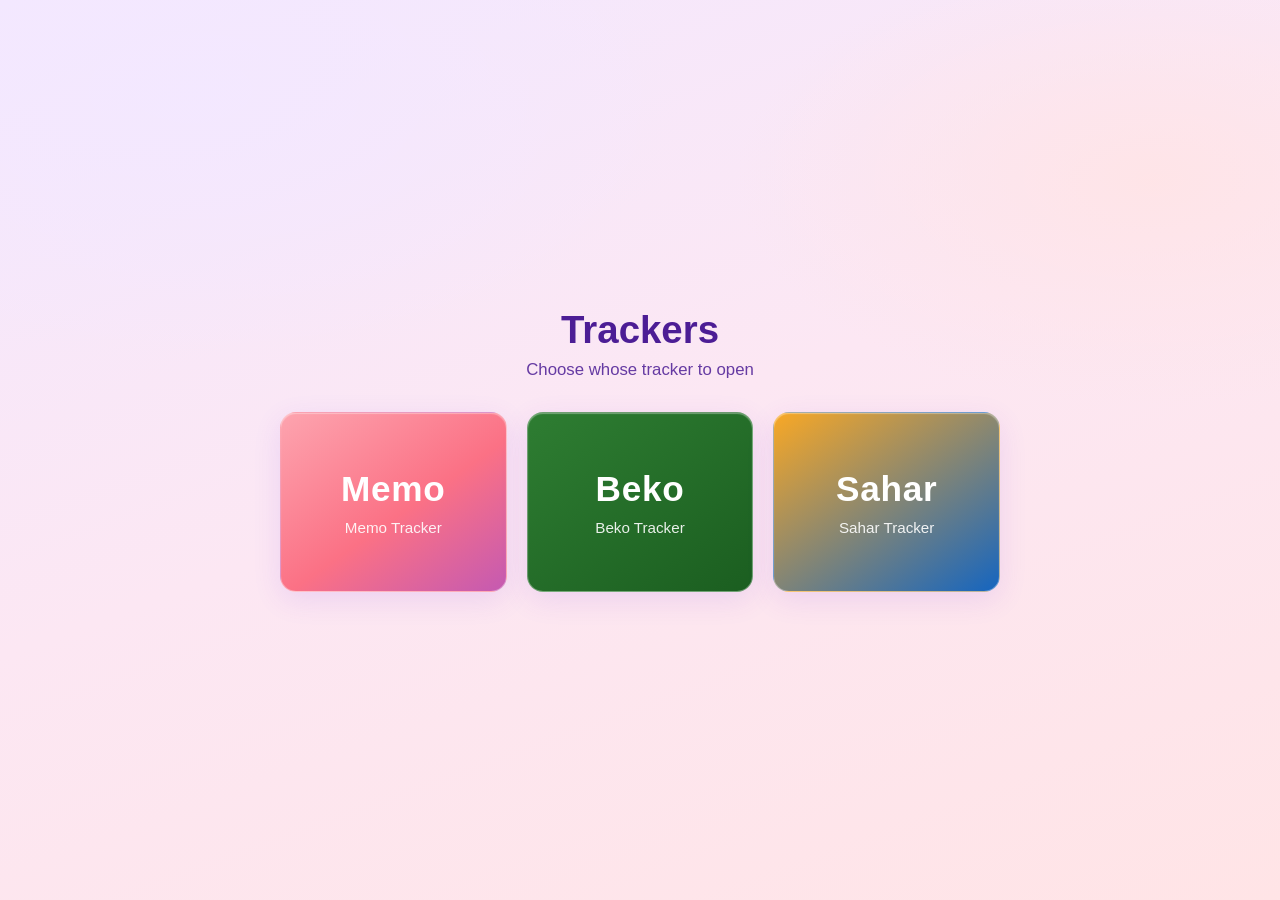
<file: index.html>
<!DOCTYPE html>
<html lang="en" dir="ltr">
<head>
<meta charset="UTF-8">
<meta name="viewport" content="width=device-width, initial-scale=1.0">
<title>Trackers</title>
<meta name="description" content="Choose a habit tracker — Memo, Beko, or Sahar.">
<meta name="theme-color" content="#7C3AED">

<meta property="og:type" content="website">
<meta property="og:site_name" content="Trackers">
<meta property="og:locale" content="en_US">
<meta property="og:title" content="Trackers">
<meta property="og:description" content="Choose a habit tracker — Memo, Beko, or Sahar.">
<meta property="og:url" content="https://ahmedgebaly.github.io/Trackers/">
<meta property="og:image" content="https://ahmedgebaly.github.io/Trackers/og-image.jpg">
<meta property="og:image:alt" content="Trackers">

<meta name="twitter:card" content="summary_large_image">
<meta name="twitter:title" content="Trackers">
<meta name="twitter:description" content="Choose a habit tracker — Memo, Beko, or Sahar.">
<meta name="twitter:image" content="https://ahmedgebaly.github.io/Trackers/og-image.jpg">

<style>
  :root{
    --gold:#e8c46b;
    --green:#1b5e20;
    --green-hover:#2e7d32;
    --pink:#FDA4AF;
    --pink-deep:#fb7185;
    --violet:#7C3AED;
    --violet-soft:#a78bfa;
    --sahar-blue:#1565C0;
    --sahar-blue-deep:#0D47A1;
    --sahar-yellow:#F9A825;
    --sahar-yellow-soft:#FFD54F;
    --lightgreen:#81c784;
    --bg1:#F3E8FF;
    --bg2:#FCE7F3;
    --bg-peach:#FFE4E6;
    --text:#4c1d95;
    --text-dark:#4c1d95;
    --radius-glass:16px;
    --shadow:0 8px 28px rgba(124,58,237,0.12);
  }
  *{box-sizing:border-box;}
  html,body{height:100%;margin:0;}
  body{
    font-family:'Segoe UI',Tahoma,sans-serif;
    color:var(--text);
    min-height:100vh;
    display:flex;
    flex-direction:column;
    align-items:center;
    justify-content:center;
    padding:24px;
    background-color:var(--bg1);
    background-image:
      radial-gradient(ellipse 70% 55% at 15% 10%, rgba(243,232,255,0.95), transparent 55%),
      radial-gradient(ellipse 65% 50% at 90% 20%, rgba(255,228,230,0.9), transparent 50%),
      linear-gradient(160deg, #F3E8FF 0%, #FCE7F3 48%, #FFE4E6 100%);
    background-attachment:fixed;
  }
  .chooser{
    width:100%;
    max-width:720px;
    text-align:center;
  }
  .chooser h1{
    margin:0 0 8px;
    font-size:clamp(1.75rem, 4vw, 2.4rem);
    color:var(--text-dark);
    font-weight:700;
  }
  .chooser p{
    margin:0 0 32px;
    font-size:1.05rem;
    opacity:0.85;
  }
  .choices{
    display:grid;
    grid-template-columns:1fr 1fr 1fr;
    gap:20px;
  }
  .choice{
    display:flex;
    flex-direction:column;
    align-items:center;
    justify-content:center;
    gap:10px;
    min-height:180px;
    padding:28px 20px;
    text-decoration:none;
    color:#fff;
    border-radius:var(--radius-glass);
    border:1px solid rgba(255,255,255,0.35);
    box-shadow:
      var(--shadow),
      inset 0 1px 1px rgba(255,255,255,0.35);
    transition:transform 0.2s ease, box-shadow 0.2s ease, background 0.2s ease, filter 0.2s ease;
  }
  .choice--beko{
    background:linear-gradient(145deg, var(--green-hover) 0%, var(--green) 100%);
  }
  .choice--memo{
    background:linear-gradient(145deg, var(--pink) 0%, var(--pink-deep) 55%, var(--violet) 160%);
  }
  .choice--sahar{
    background:linear-gradient(145deg, var(--sahar-yellow) 0%, var(--sahar-blue) 100%);
  }
  .choice:hover,
  .choice:focus-visible{
    transform:translateY(-4px) scale(1.02);
    box-shadow:0 10px 28px rgba(124,58,237,0.18);
    outline:none;
    filter:brightness(1.06);
  }
  .choice--beko:focus-visible{
    box-shadow:0 0 0 3px var(--lightgreen), 0 10px 28px rgba(0,0,0,0.2);
  }
  .choice--memo:focus-visible{
    box-shadow:0 0 0 3px var(--violet-soft), 0 10px 28px rgba(124,58,237,0.2);
  }
  .choice--sahar:focus-visible{
    box-shadow:0 0 0 3px var(--sahar-yellow-soft), 0 10px 28px rgba(21,101,192,0.25);
  }
  .choice-label{
    font-size:clamp(1.6rem, 4vw, 2.2rem);
    font-weight:700;
    letter-spacing:0.02em;
    color:#fff;
  }
  .choice-sub{
    font-size:0.95rem;
    opacity:0.9;
    color:#fff;
  }
  @media (max-width:560px){
    .choices{grid-template-columns:1fr;}
    .choice{min-height:140px;}
  }
  @media (prefers-reduced-motion:reduce){
    .choice{transition:none;}
    .choice:hover,.choice:focus-visible{transform:none;}
  }
</style>
</head>
<body>
  <main class="chooser">
    <h1>Trackers</h1>
    <p>Choose whose tracker to open</p>
    <div class="choices">
      <a class="choice choice--memo" href="memo.html">
        <span class="choice-label">Memo</span>
        <span class="choice-sub">Memo Tracker</span>
      </a>
      <a class="choice choice--beko" href="beko.html">
        <span class="choice-label">Beko</span>
        <span class="choice-sub">Beko Tracker</span>
      </a>
      <a class="choice choice--sahar" href="sahar.html">
        <span class="choice-label">Sahar</span>
        <span class="choice-sub">Sahar Tracker</span>
      </a>
    </div>
  </main>
</body>
</html>
</file>
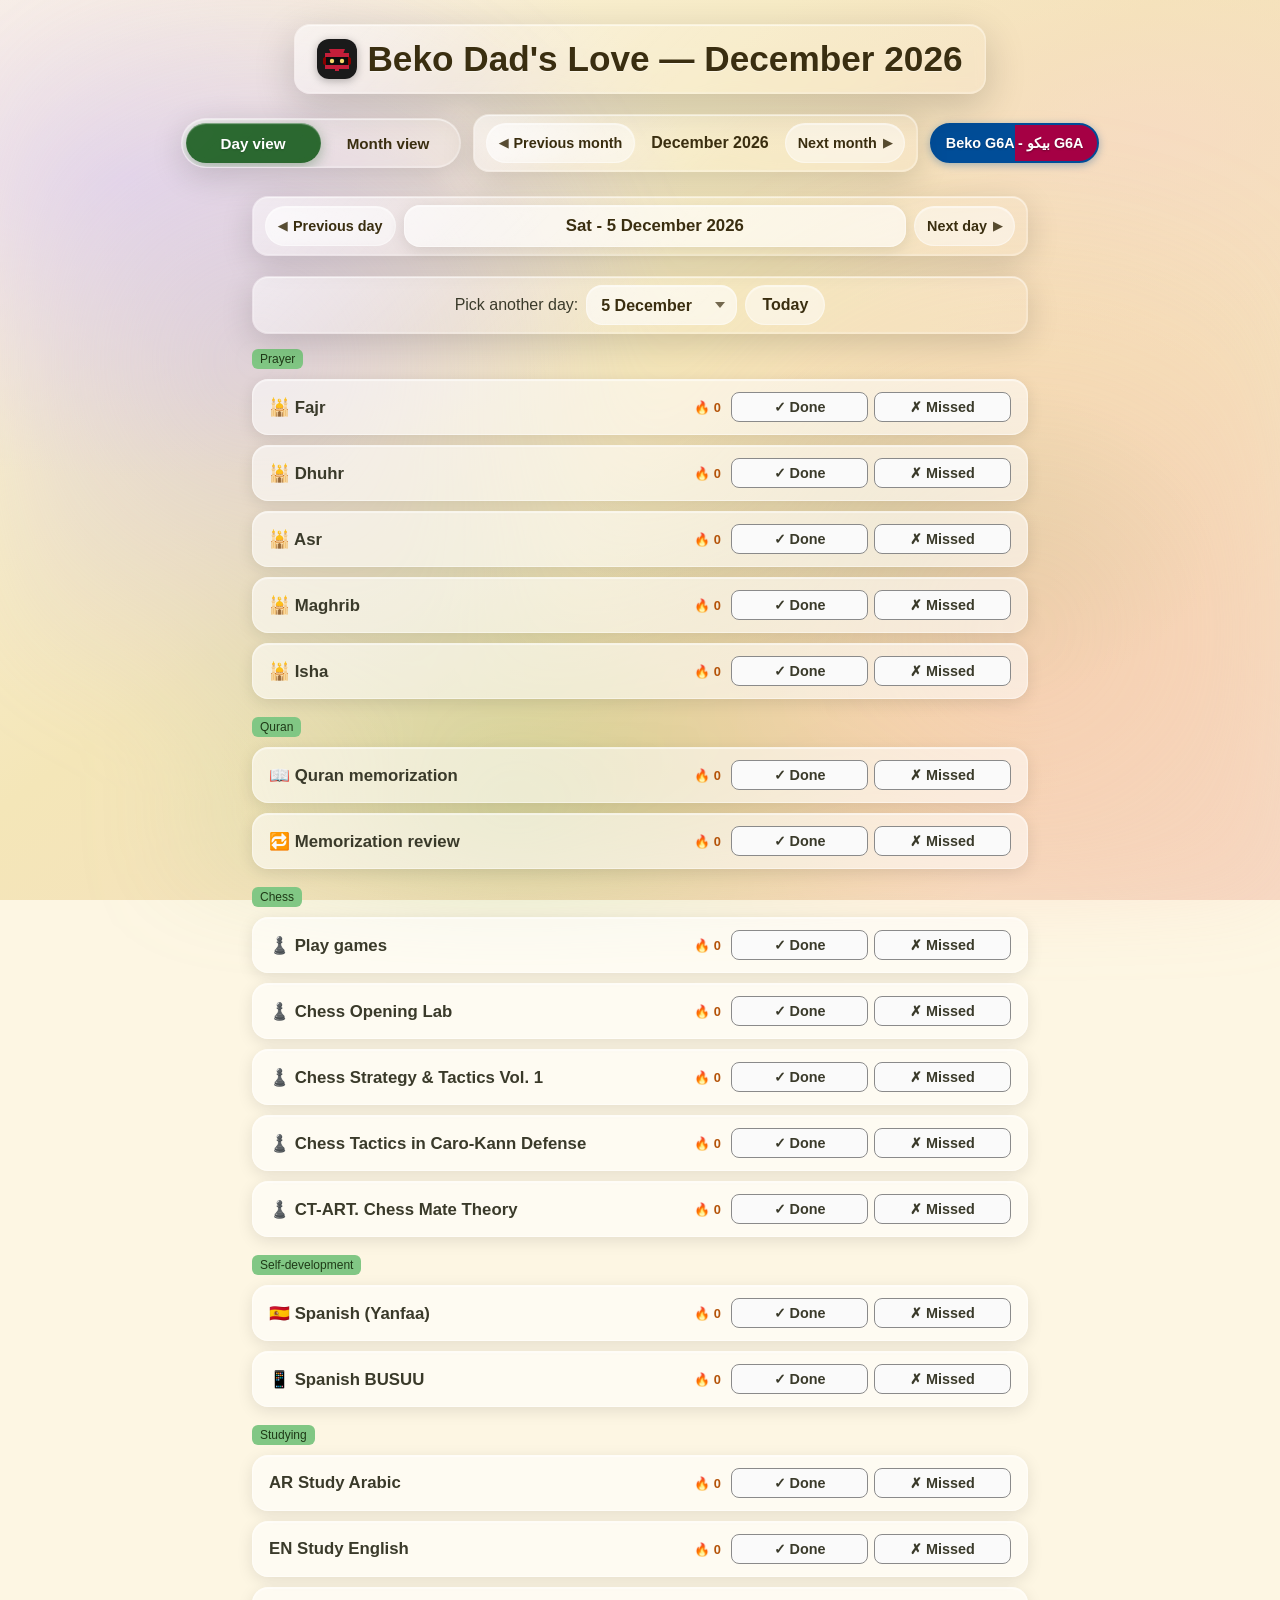
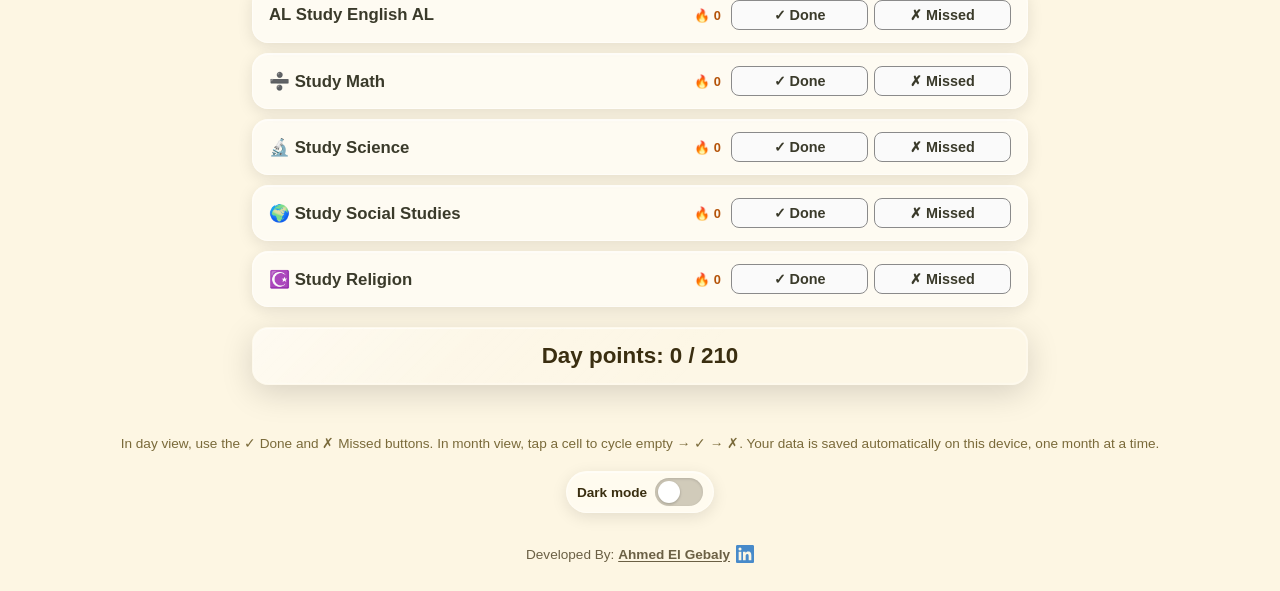
<file: beko.html>
<!DOCTYPE html>
<html lang="en" dir="ltr">
<head>
<meta charset="UTF-8">
<meta name="viewport" content="width=device-width, initial-scale=1.0">
<title>Beko Tracker</title>
<meta name="description" content="Monthly habit tracker — track your habits daily and monthly with Beko. Follow progress, day and month views, and local saving for your data.">
<meta name="theme-color" content="#1b5e20">

<!-- Open Graph (Facebook, WhatsApp, Telegram) -->
<meta property="og:type" content="website">
<meta property="og:site_name" content="Beko Tracker">
<meta property="og:locale" content="en_US">
<meta property="og:title" content="Beko Tracker">
<meta property="og:description" content="Track your habits daily and monthly — day and month views, progress summary, and local saving for your data.">
<meta property="og:url" content="https://ahmedgebaly.github.io/Trackers/">
<meta property="og:image" content="https://ahmedgebaly.github.io/Trackers/og-image.jpg">
<meta property="og:image:secure_url" content="https://ahmedgebaly.github.io/Trackers/og-image.jpg">
<meta property="og:image:type" content="image/jpeg">
<meta property="og:image:width" content="1200">
<meta property="og:image:height" content="630">
<meta property="og:image:alt" content="Beko Tracker">

<!-- Twitter / X Card -->
<meta name="twitter:card" content="summary_large_image">
<meta name="twitter:title" content="Beko Tracker">
<meta name="twitter:description" content="Track your habits daily and monthly — day and month views, progress summary, and local saving for your data.">
<meta name="twitter:image" content="https://ahmedgebaly.github.io/Trackers/og-image.jpg">
<meta name="twitter:image:alt" content="Beko Tracker">
<style>
  :root{
    --gold:#e8c46b;
    --green:#1b5e20;
    --lightgreen:#81c784;
    --bg1:#fdf6e3;
    --bg2:#f4e6b8;
    --bg-peach:#f7d9c4;
    --bg-lavender:#e4d4f5;
    --red:#d9534f;
    --blue:#3a6fb5;
    --cardbg:#fffdf5;
    --text:#3a3a2a;
    --text-dark:#3a2e10;
    --border:#d8c98a;
    --space-sm:8px;
    --space-md:12px;
    --space-lg:16px;
    --space-xl:24px;
    --radius:8px;
    --radius-md:12px;
    --radius-glass:16px;
    --nav-gap:12px;
    --nav-gap-sm:8px;
    --touch-min:40px;
    --lavender:#c4b5e0;
    --shadow:0 4px 15px rgba(0,0,0,0.1);
    --green-glass:rgba(27,94,32,0.92);
  }
  *{box-sizing:border-box;}
  html{
    overflow-x:hidden;
    max-width:100%;
  }
  body{
    font-family:'Segoe UI',Tahoma,sans-serif;
    background-color:var(--bg1);
    background-image:
      radial-gradient(ellipse 80% 60% at 10% 20%, rgba(228,212,245,0.7), transparent 55%),
      radial-gradient(ellipse 70% 50% at 90% 15%, rgba(247,217,196,0.75), transparent 50%),
      radial-gradient(ellipse 60% 45% at 50% 85%, rgba(232,196,107,0.35), transparent 55%),
      radial-gradient(ellipse 50% 40% at 70% 60%, rgba(143,191,122,0.25), transparent 50%),
      linear-gradient(145deg, var(--bg1) 0%, var(--bg2) 45%, var(--bg-peach) 100%);
    background-attachment:fixed;
    margin:0;padding:0;color:var(--text);
    min-height:100vh;
    position:relative;
    overflow-x:hidden;
    max-width:100%;
  }
  body::before{
    content:"";
    position:fixed;
    inset:0;
    z-index:-1;
    pointer-events:none;
    background:
      radial-gradient(circle at 20% 40%, rgba(196,181,224,0.45), transparent 35%),
      radial-gradient(circle at 80% 70%, rgba(247,180,150,0.35), transparent 40%),
      radial-gradient(circle at 40% 90%, rgba(143,191,122,0.3), transparent 35%);
    filter:blur(40px);
  }
  .liquid-glass{
    position:relative;
    isolation:isolate;
    background:rgba(255,255,255,0.12);
    backdrop-filter:blur(12px) saturate(180%) brightness(1.08);
    -webkit-backdrop-filter:blur(12px) saturate(180%) brightness(1.08);
    border:1px solid rgba(255,255,255,0.25);
    border-radius:var(--radius-glass);
    box-shadow:
      0 8px 32px rgba(0,0,0,0.15),
      inset 0 1px 1px rgba(255,255,255,0.6),
      inset 0 -1px 1px rgba(255,255,255,0.25),
      inset 1px 0 1px rgba(255,255,255,0.15),
      inset -1px 0 1px rgba(255,255,255,0.15);
    transition:all 0.25s ease;
  }
  .liquid-glass::after{
    content:"";
    position:absolute;
    inset:0;
    z-index:-1;
    border-radius:inherit;
    background:linear-gradient(135deg,
      rgba(255,255,255,0.45), rgba(255,255,255,0.08) 28%, transparent 58%);
    mix-blend-mode:screen;
    pointer-events:none;
  }
  .liquid-glass-lite{
    position:relative;
    isolation:isolate;
    background:rgba(255,255,255,0.55);
    backdrop-filter:blur(4px) saturate(140%);
    -webkit-backdrop-filter:blur(4px) saturate(140%);
    border:1px solid rgba(255,255,255,0.4);
    border-radius:var(--radius-glass);
    box-shadow:
      0 4px 16px rgba(0,0,0,0.1),
      inset 0 1px 1px rgba(255,255,255,0.55);
    transition:background-color 0.2s ease, box-shadow 0.2s ease, transform 0.15s ease;
  }
  @supports (backdrop-filter: url(#liquid-refract)){
    .liquid-glass{
      backdrop-filter:blur(4px) url(#liquid-refract);
      -webkit-backdrop-filter:blur(4px) url(#liquid-refract);
    }
  }
  @supports not (backdrop-filter: blur(1px)){
    .liquid-glass{
      background:rgba(255,253,245,0.92);
      backdrop-filter:none;
      -webkit-backdrop-filter:none;
    }
    .liquid-glass-lite{
      background:rgba(255,253,245,0.95);
      backdrop-filter:none;
      -webkit-backdrop-filter:none;
    }
  }
  html.theme-dark{
    --gold:#c9a84a;
    --green:#6bb86e;
    --lightgreen:#81c784;
    --bg1:#12141a;
    --bg2:#1a1d26;
    --bg-peach:#2a2230;
    --bg-lavender:#1e2438;
    --red:#e07a7a;
    --blue:#6ea8e8;
    --cardbg:#1e222c;
    --text:#e8e6e0;
    --text-dark:#f5f2ea;
    --border:#3a4050;
    --lavender:#9b8ec4;
    --green-glass:rgba(107,184,110,0.55);
    --shadow:0 8px 28px rgba(0,0,0,0.45);
  }
  html.theme-dark body{
    background-color:var(--bg1);
    background-image:
      radial-gradient(ellipse 80% 60% at 10% 20%, rgba(90,70,140,0.35), transparent 55%),
      radial-gradient(ellipse 70% 50% at 90% 15%, rgba(80,50,70,0.4), transparent 50%),
      radial-gradient(ellipse 60% 45% at 50% 85%, rgba(27,94,32,0.22), transparent 55%),
      radial-gradient(ellipse 50% 40% at 70% 60%, rgba(60,90,140,0.2), transparent 50%),
      linear-gradient(145deg, var(--bg1) 0%, var(--bg2) 45%, #161820 100%);
  }
  html.theme-dark body::before{
    background:
      radial-gradient(circle at 20% 40%, rgba(107,184,110,0.18), transparent 35%),
      radial-gradient(circle at 80% 70%, rgba(155,142,196,0.22), transparent 40%),
      radial-gradient(circle at 40% 90%, rgba(201,168,74,0.15), transparent 35%);
  }
  html.theme-dark .liquid-glass{
    background:rgba(255,255,255,0.08);
    border-color:rgba(255,255,255,0.18);
  }
  html.theme-dark .liquid-glass-lite{
    background:rgba(255,255,255,0.12);
    border-color:rgba(255,255,255,0.22);
  }
  html.theme-dark .nav-step-btn,
  html.theme-dark .btn-today{
    background:rgba(255,255,255,0.1);
    border-color:rgba(255,255,255,0.22);
    color:var(--text-dark);
  }
  html.theme-dark .nav-step-btn:hover,
  html.theme-dark .btn-today:hover{
    background:rgba(255,255,255,0.18);
  }
  html.theme-dark .select-wrap select{
    background:rgba(255,255,255,0.12);
    border-color:rgba(255,255,255,0.22);
    color:var(--text-dark);
  }
  html.theme-dark .table-wrap.heatmap-glass{
    background:rgba(30,34,44,0.96);
    backdrop-filter:none;
    -webkit-backdrop-filter:none;
  }
  html.theme-dark .table-wrap.heatmap-glass::after{
    display:none;
  }
  html.theme-dark .table-legend-bar{
    background:#1e222c;
    border-color:rgba(255,255,255,0.14);
    box-shadow:0 2px 12px rgba(0,0,0,0.35);
  }
  html.theme-dark .day-header-row th{
    background:#4a3f1f;
  }
  html.theme-dark .day-header-row th.habit-col{
    background:#4a3f1f;
  }
  html.theme-dark .heatmap-glass th,
  html.theme-dark .heatmap-glass td{
    border-color:rgba(255,255,255,0.18);
  }
  html.theme-dark thead th{
    background:#4a3f1f;
    backdrop-filter:none;
    -webkit-backdrop-filter:none;
    transform:translateZ(0);
    -webkit-transform:translateZ(0);
  }
  html.theme-dark .habit-cell{
    background:#1e222c;
    backdrop-filter:none;
    -webkit-backdrop-filter:none;
    transform:translateZ(0);
    -webkit-transform:translateZ(0);
    box-shadow:-1px 0 0 #1e222c, 1px 0 0 #1e222c;
  }
  html.theme-dark th.habit-col{
    background:#4a3f1f;
    backdrop-filter:none;
    -webkit-backdrop-filter:none;
    transform:translateZ(0);
    -webkit-transform:translateZ(0);
    box-shadow:-1px 0 0 #4a3f1f, 1px 0 0 #4a3f1f;
  }
  html.theme-dark .cat-group-row .cat-group-label{
    box-shadow:-1px 0 0 rgba(30,50,32,0.98), 1px 0 0 rgba(30,50,32,0.98);
  }
  html.theme-dark .day-cell.heat-empty{
    background:rgba(60,66,80,0.55);
  }
  html.theme-dark .day-cell.heat-done{
    background:var(--green);
  }
  html.theme-dark .day-cell.heat-missed{
    background:var(--red);
    color:#fff;
  }
  html.theme-dark .day-cell.heat-empty:hover{background:rgba(80,88,104,0.7);}
  html.theme-dark .day-cell.heat-done:hover{background:#5aa35d;}
  html.theme-dark .day-cell.heat-missed:hover{background:#c96b6b;}
  html.theme-dark .day-cell.friday-col.heat-empty{background:rgba(55,60,72,0.6);}
  html.theme-dark .day-cell.friday-col.heat-done{background:var(--green);color:#fff;}
  html.theme-dark .day-cell.friday-col.heat-missed{background:var(--red);color:#fff;}
  html.theme-dark .legend-swatch.empty{background:rgba(60,66,80,0.8);border-color:rgba(100,110,130,0.6);}
  html.theme-dark .legend-swatch.done{background:var(--green);}
  html.theme-dark .day-cell.today-col.heat-done{
    background:var(--green);
    box-shadow:inset 0 0 0 2px #fff;
  }
  html.theme-dark .legend-swatch.missed{background:var(--red);border-color:var(--red);color:#fff;}
  html.theme-dark .day-cell.today-col.heat-missed{
    background:var(--red);
    box-shadow:inset 0 0 0 2px #fff;
  }
  html.theme-dark .points-row td{background:rgba(201,168,74,0.2);}
  html.theme-dark .points-row td.habit-cell{
    background:#3a3420;
    box-shadow:-1px 0 0 #3a3420, 1px 0 0 #3a3420;
  }
  html.theme-dark th.friday-col,
  html.theme-dark td.friday-col,
  html.theme-dark .points-row td.friday-col{
    background:rgba(255,255,255,0.06);
  }
  html.theme-dark thead th.friday-col{
    background:#3f3a28;
  }
  html.theme-dark .cat-group-row .cat-group-label,
  html.theme-dark .cat-group-row .cat-group-span{
    background:rgba(30,50,32,0.98);
    color:#c8efc0;
  }
  html.theme-dark .habit-streak{color:#f0c14b;}
  html.theme-dark .modal{
    background:rgba(30,34,44,0.95);
    color:var(--text);
  }
  html.theme-dark .footer-note{color:rgba(232,230,224,0.7);}
  html.theme-dark .view-toggle-pill{
    background:var(--green);
    box-shadow:
      0 4px 14px rgba(107,184,110,0.35),
      inset 0 1px 1px rgba(255,255,255,0.35);
  }
  .theme-switch-wrap{
    display:flex;
    justify-content:center;
    padding:0 var(--space-md) var(--space-xl);
  }
  .theme-switch{
    display:inline-flex;
    align-items:center;
    justify-content:center;
    gap:8px;
    padding:6px 10px;
    border-radius:999px;
    cursor:pointer;
    user-select:none;
    color:var(--text-dark);
    font-weight:600;
    font-size:0.85rem;
    min-height:var(--touch-min);
  }
  .theme-switch-label{white-space:nowrap;}
  .theme-switch input{
    position:absolute;
    opacity:0;
    width:0;
    height:0;
    margin:0;
  }
  .theme-switch-track{
    position:relative;
    flex-shrink:0;
    width:48px;
    height:28px;
    border-radius:999px;
    background:rgba(90,80,50,0.28);
    box-shadow:inset 0 1px 3px rgba(0,0,0,0.15);
    transition:background-color 200ms ease;
  }
  .theme-switch-track::after{
    content:"";
    position:absolute;
    top:3px;
    inset-inline-start:3px;
    width:22px;
    height:22px;
    border-radius:50%;
    background:#fff;
    box-shadow:0 1px 3px rgba(0,0,0,0.25);
    transition:inset-inline-start 200ms ease;
  }
  .theme-switch input:checked + .theme-switch-track{
    background:var(--green);
  }
  .theme-switch input:checked + .theme-switch-track::after{
    inset-inline-start:calc(100% - 25px);
  }
  .theme-switch input:focus-visible + .theme-switch-track{
    outline:2px solid var(--green);
    outline-offset:2px;
  }
  html.theme-dark .theme-switch-track{
    background:rgba(255,255,255,0.2);
  }
  .theme-toggle{
    min-height:var(--touch-min);
    padding:8px 14px;
    border-radius:999px;
    font-weight:600;
    font-size:0.9rem;
    color:var(--text-dark);
    cursor:pointer;
  }
  .theme-toggle:active{transform:scale(0.96);}
  #timetableBtn{
    color:#fff;
    border:2px solid #004d98;
    background:linear-gradient(90deg, #004d98 0%, #004d98 50%, #a50044 50%, #a50044 100%);
    backdrop-filter:none;
    -webkit-backdrop-filter:none;
    text-shadow:0 1px 2px rgba(0,0,0,0.35);
    box-shadow:0 2px 8px rgba(0,77,152,0.35);
  }
  #timetableBtn:hover{
    filter:brightness(1.08);
  }
  #timetableBtn:active{
    transform:scale(0.96);
    filter:brightness(0.95);
  }
  button:focus-visible,
  select:focus-visible,
  input:focus-visible,
  textarea:focus-visible,
  .day-cell:focus-visible{
    outline:2px solid var(--green);
    outline-offset:2px;
  }
  .header{
    text-align:center;
    padding:var(--space-xl) var(--space-md) var(--space-sm);
  }
  .app-title{
    display:inline-flex;
    align-items:center;
    justify-content:center;
    gap:10px;
    font-size:2.2rem;
    color:var(--text-dark);
    text-shadow:0 1px 0 rgba(255,255,255,0.5);
    margin:0 0 var(--space-md);
    padding:14px 22px;
    box-shadow:
      0 12px 40px rgba(0,0,0,0.18),
      inset 0 1px 1px rgba(255,255,255,0.6),
      inset 0 -1px 1px rgba(255,255,255,0.25);
  }
  .app-title-badge{
    display:inline-flex;
    align-items:center;
    justify-content:center;
    width:40px;
    height:40px;
    flex-shrink:0;
    border-radius:12px;
    background:transparent;
    box-shadow:0 2px 8px rgba(0,0,0,0.28);
    overflow:hidden;
  }
  .app-title-badge svg{
    width:40px;
    height:40px;
    display:block;
  }
  .top-bar{
    display:flex;
    justify-content:center;
    align-items:center;
    gap:var(--nav-gap);
    flex-wrap:wrap;
    margin:0 auto var(--space-xl);
    padding:0 var(--space-md);
  }
  select, input[type="number"], input[type="text"], button{
    padding:8px 14px;
    border-radius:var(--radius);
    border:1px solid var(--green);
    font-size:1rem;
    background:var(--cardbg);
    cursor:pointer;
    font-family:inherit;
  }
  input[type="text"]{cursor:text;}
  button.primary{
    background:var(--green);
    color:#fff;
    border:none;
  }
  button.primary:hover{background:#145218;}
  button.danger{
    background:var(--red);
    color:#fff;
    border:none;
  }
  button.danger:hover{background:#c9302c;}
  .view-toggle{
    position:relative;
    display:grid;
    grid-template-columns:1fr 1fr;
    align-items:stretch;
    gap:0;
    padding:4px;
    border-radius:999px;
    min-width:min(100%, 280px);
    overflow:hidden;
  }
  .view-toggle-pill{
    position:absolute;
    inset-block:4px;
    inset-inline-start:4px;
    width:calc(50% - 4px);
    border-radius:999px;
    background:var(--green-glass);
    backdrop-filter:blur(6px) saturate(160%) brightness(1.1);
    -webkit-backdrop-filter:blur(6px) saturate(160%) brightness(1.1);
    box-shadow:
      0 4px 14px rgba(27,94,32,0.35),
      inset 0 1px 1px rgba(255,255,255,0.45);
    transition:transform 280ms cubic-bezier(0.34, 1.56, 0.64, 1);
    pointer-events:none;
    z-index:0;
  }
  .view-toggle[data-mode="month"] .view-toggle-pill{
    transform:translateX(calc(100% + 4px));
  }
  .view-toggle-btn{
    position:relative;
    z-index:1;
    min-height:var(--touch-min);
    padding:8px 16px;
    border:none;
    border-radius:999px;
    background:transparent;
    color:var(--text-dark);
    font-weight:600;
    font-size:0.95rem;
    transition:color 200ms ease;
  }
  .view-toggle[data-mode="day"] #showDayBtn,
  .view-toggle[data-mode="month"] #showMonthBtn{
    color:#fff;
    text-shadow:0 1px 2px rgba(0,0,0,0.2);
  }
  .nav-step-btn{
    display:inline-flex;
    align-items:center;
    justify-content:center;
    gap:6px;
    min-height:var(--touch-min);
    min-width:var(--touch-min);
    padding:8px 12px;
    border:1px solid rgba(255,255,255,0.4);
    border-radius:999px;
    background:rgba(255,255,255,0.45);
    backdrop-filter:blur(4px) saturate(140%);
    -webkit-backdrop-filter:blur(4px) saturate(140%);
    color:var(--text-dark);
    font-weight:600;
    font-size:0.9rem;
    box-shadow:inset 0 1px 1px rgba(255,255,255,0.5);
    transition:background-color 160ms ease, border-color 160ms ease, transform 0.15s ease;
  }
  .nav-step-btn:hover{
    background:rgba(255,255,255,0.65);
    border-color:rgba(255,255,255,0.55);
  }
  .nav-step-btn:active{
    transform:scale(0.96);
  }
  .nav-step-icon{
    font-size:0.75rem;
    line-height:1;
    opacity:0.85;
  }
  .month-panel{display:none;}
  .month-panel.is-visible{
    display:block;
    animation:view-enter 280ms ease both;
  }
  .day-view{display:none;max-width:800px;margin:0 auto 30px;padding:0 var(--space-md);}
  .day-view.is-visible{
    display:block;
    animation:view-enter 280ms ease both;
  }
  @keyframes view-enter{
    from{opacity:0;transform:translateY(12px);}
    to{opacity:1;transform:translateY(0);}
  }
  .month-heatmap-shell{
    margin:0 var(--space-md) 30px;
    max-width:calc(100% - 2 * var(--space-md));
  }
  .table-wrap{
    overflow-x:auto;
    margin:0;
    max-width:100%;
    padding:var(--space-md);
    -webkit-overflow-scrolling:touch;
  }
  .table-wrap.heatmap-glass{
    /* No horizontal padding — sticky habit column must sit flush (avoids gap while scrolling) */
    padding:var(--space-md) 0;
    background:rgba(255,253,245,0.96);
    border-color:rgba(58,46,16,0.35);
    backdrop-filter:none;
    -webkit-backdrop-filter:none;
  }
  .table-wrap.heatmap-glass::after{
    display:none;
  }
  .table-legend-bar{
    position:sticky;
    top:0;
    z-index:6;
    box-sizing:border-box;
    width:100%;
    padding:10px 12px;
    margin-bottom:8px;
    background:#fffdf5;
    border:1px solid rgba(58,46,16,0.2);
    border-radius:12px;
    box-shadow:0 2px 10px rgba(0,0,0,0.06);
    display:flex;
    justify-content:center;
    align-items:center;
  }
  .table-legend{
    display:flex;
    flex-wrap:nowrap;
    justify-content:center;
    align-items:center;
    gap:14px;
    width:auto;
    margin:0 auto;
    font-size:0.88rem;
    font-weight:600;
    color:var(--text-dark);
    white-space:nowrap;
  }
  .table-legend span{
    display:inline-flex;
    align-items:center;
    gap:5px;
    flex:0 0 auto;
    white-space:nowrap;
  }
  thead tr.day-header-row th{
    top:0;
  }
  thead tr.day-header-row th.habit-col{
    background:#e8c46b;
  }
  .heatmap-glass table{
    border-collapse:separate;
    border-spacing:0;
    width:100%;
    min-width:1100px;
    background:transparent;
    border-radius:12px;
    box-shadow:none;
  }
  table{
    border-collapse:separate;
    border-spacing:0;
    width:100%;
    min-width:1100px;
    background:transparent;
    border-radius:10px;
  }
  th, td{
    border:1px solid rgba(90,80,50,0.45);
    text-align:center;
    padding:6px 4px;
    font-size:0.85rem;
    background:transparent;
  }
  .heatmap-glass th,
  .heatmap-glass td{
    border-color:rgba(58,46,16,0.4);
  }
  thead th{
    background:#e8c46b;
    color:var(--text-dark);
    font-weight:bold;
    position:sticky;
    top:0;
    z-index:2;
    backdrop-filter:none;
    -webkit-backdrop-filter:none;
    transform:translateZ(0);
    -webkit-transform:translateZ(0);
  }
  thead th .day-name,
  thead th .day-num{
    display:block;
    line-height:1.2;
  }
  thead th .day-name{
    font-size:0.7rem;
    font-weight:600;
    opacity:0.85;
  }
  thead th .day-num{
    font-size:0.9rem;
  }
  thead th.habit-col{
    z-index:3;
  }
  .habit-cell, th.habit-col{
    text-align:left;
    padding-left:10px;
    font-weight:bold;
    background:#fffaf0;
    min-width:160px;
    white-space:nowrap;
    position:sticky;
    left:0;
    z-index:1;
    backdrop-filter:none;
    -webkit-backdrop-filter:none;
    transform:translateZ(0);
    -webkit-transform:translateZ(0);
    /* Seal sub-pixel gaps on both sides of the sticky habit column while scrolling */
    box-shadow:-1px 0 0 #fffaf0, 1px 0 0 #fffaf0;
  }
  th.habit-col{
    background:#e8c46b;
    z-index:3;
    box-shadow:-1px 0 0 #e8c46b, 1px 0 0 #e8c46b;
  }
  .habit-streak{
    display:inline-block;
    font-size:0.8rem;
    font-weight:bold;
    color:#b45309;
    margin-inline-start:6px;
    white-space:nowrap;
  }
  .day-cell{
    cursor:pointer;
    font-size:1.1rem;
    user-select:none;
    min-width:32px;
    height:32px;
    transition:background 0.2s, color 0.2s, box-shadow 0.2s;
  }
  .day-cell.heat-empty{
    background:rgba(235,237,240,0.45);
    color:transparent;
    box-shadow:inset 0 0 0 1px rgba(58,46,16,0.2);
  }
  .day-cell.heat-done{
    background:var(--green);
    color:#fff;
    font-weight:bold;
  }
  .day-cell.heat-missed{
    background:var(--red);
    color:#fff;
    font-weight:bold;
  }
  .day-cell.heat-empty:hover{background:rgba(208,215,222,0.65);}
  .day-cell.heat-done:hover{background:#145218;}
  .day-cell.heat-missed:hover{background:#c9302c;}
  .day-cell.today-col.heat-empty{
    box-shadow:inset 0 0 0 2px var(--gold);
  }
  .day-cell.today-col.heat-done{
    box-shadow:inset 0 0 0 2px #fff;
    background:var(--green);
  }
  .day-cell.today-col.heat-missed{
    box-shadow:inset 0 0 0 2px #fff;
    background:var(--red);
  }
  th.today-col{box-shadow:inset 0 -3px 0 var(--green);}
  .mark-check{color:var(--green);font-weight:bold;}
  .legend-swatch{
    display:inline-block;
    width:14px;height:14px;
    border-radius:3px;
    vertical-align:middle;
  }
  .legend-swatch.empty{background:rgba(235,237,240,0.75);border:1px solid rgba(208,215,222,0.9);}
  .legend-swatch.done{background:var(--green);}
  .legend-swatch.missed{background:var(--red);border:1px solid var(--red);color:#fff;font-size:10px;line-height:14px;text-align:center;font-weight:bold;}
  .mark-x{color:var(--red);font-weight:bold;}
  .mark-dash{color:var(--blue);font-weight:bold;}
  .points-row td{background:rgba(255,243,214,0.55);font-weight:bold;}
  .points-row td.habit-cell{
    background:rgba(255,243,214,0.95);
    box-shadow:-1px 0 0 rgba(255,243,214,0.95), 1px 0 0 rgba(255,243,214,0.95);
  }
  th.friday-col,
  td.friday-col,
  .points-row td.friday-col{
    background:rgba(232,232,232,0.4);
  }
  thead th.friday-col{
    background:#d4d0c4;
  }
  .day-cell.friday-col.heat-empty{background:rgba(224,224,224,0.5);}
  .day-cell.friday-col.heat-done{background:var(--green);color:#fff;}
  .day-cell.friday-col.heat-missed{background:var(--red);color:#fff;}
  .day-cell.friday-col.heat-empty:hover{background:rgba(208,215,222,0.65);}
  .day-cell.friday-col.heat-done:hover{background:#145218;}
  .day-cell.friday-col.heat-missed:hover{background:#c9302c;}
  .day-cell.friday-col.today-col.heat-done{
    background:var(--green);
    box-shadow:inset 0 0 0 2px #fff;
  }
  .points-row td.friday-col.today-col{
    background:rgba(224,224,224,0.55);
  }
  th.friday-col.today-col{background:rgba(216,216,216,0.55);}
  thead th.friday-col.today-col{background:#d0ccc0;}
  .cat-group-row .cat-group-label,
  .cat-group-row .cat-group-span{
    background:rgba(232,240,228,0.95);
    font-weight:bold;
    color:#1f3a17;
    padding:8px 12px;
  }
  .cat-group-row .cat-group-label{
    text-align:left;
    z-index:1;
    box-shadow:-1px 0 0 rgba(232,240,228,0.95), 1px 0 0 rgba(232,240,228,0.95);
  }
  .cat-group-row .cat-group-span{
    border-inline-end:none;
  }
  .weekly-section{
    max-width:1300px;
    margin:0 auto 40px;
    padding:0 var(--space-md);
    display:none;
    grid-template-columns:1fr 1fr;
    gap:20px;
  }
  .weekly-section.is-visible{
    display:grid;
    animation:view-enter 320ms ease 40ms both;
  }
  .weekly-card{
    padding:15px;
  }
  .weekly-card h3{
    margin-top:0;
    color:var(--text-dark);
    display:flex;
    flex-wrap:wrap;
    align-items:baseline;
    justify-content:space-between;
    gap:8px;
  }
  .week-numbers{
    font-weight:600;
    color:var(--green);
    font-size:0.9rem;
  }
  textarea{
    width:100%;
    min-height:90px;
    border-radius:var(--radius);
    border:1px solid var(--green);
    padding:8px;
    font-family:inherit;
    resize:vertical;
  }
  .week-points{
    display:flex;
    gap:10px;
    flex-wrap:wrap;
    margin-top:10px;
  }
  .week-points span{
    background:var(--lightgreen);
    color:#1f3a17;
    padding:5px 10px;
    border-radius:6px;
    font-size:0.85rem;
  }
  html.theme-dark .week-points span{
    background:rgba(107,184,110,0.28);
    color:#c8efc0;
  }
  html.theme-dark textarea{
    background:rgba(255,255,255,0.08);
    color:var(--text);
    border-color:var(--green);
  }
  .habit-manager .row{
    display:flex;
    gap:8px;
    margin-bottom:var(--space-md);
    flex-wrap:wrap;
  }
  .habit-list-manage{
    display:flex;
    flex-direction:column;
    gap:6px;
    max-height:240px;
    overflow-y:auto;
    margin-top:var(--space-md);
  }
  .habit-manage-item{
    display:flex;
    align-items:center;
    gap:8px;
    background:#f8f4e8;
    padding:6px 10px;
    border-radius:var(--radius);
  }
  .habit-manage-item input[type="text"]{
    flex:1;
    border:1px solid #ccc;
    border-radius:6px;
    padding:4px 8px;
    min-width:0;
  }
  .habit-manage-item .icon-input{width:56px;flex:0 0 56px;text-align:center;}
  .day-view-header{
    display:flex;
    justify-content:space-between;
    align-items:center;
    margin-bottom:20px;
    gap:var(--nav-gap-sm);
    flex-wrap:nowrap;
    padding:var(--nav-gap-sm) var(--nav-gap);
  }
  .day-view-header .nav-step-btn{
    border:1px solid rgba(255,255,255,0.4);
    background:rgba(255,255,255,0.4);
    flex:0 0 auto;
    white-space:nowrap;
  }
  .day-view-header .nav-step-btn:hover{
    background:rgba(255,255,255,0.65);
    border-color:rgba(255,255,255,0.55);
  }
  .day-date-chip{
    margin:0;
    color:var(--text-dark);
    text-align:center;
    flex:1 1 auto;
    min-width:0;
    padding:10px 16px;
    font-size:1.05rem;
    font-weight:700;
    white-space:nowrap;
    overflow:hidden;
    text-overflow:ellipsis;
  }
  .month-nav-bar{
    display:flex;
    align-items:center;
    gap:var(--nav-gap-sm);
    flex-wrap:wrap;
    justify-content:center;
    padding:var(--nav-gap-sm) var(--nav-gap);
  }
  .month-nav-bar .nav-step-btn{
    border:1px solid rgba(255,255,255,0.4);
    background:rgba(255,255,255,0.4);
  }
  .month-nav-bar .nav-step-btn:hover{
    border-color:rgba(255,255,255,0.55);
    background:rgba(255,255,255,0.65);
  }
  .month-nav-label{
    font-weight:700;
    color:var(--text-dark);
    min-width:7rem;
    text-align:center;
    padding-inline:var(--nav-gap-sm);
  }
  .day-habit-list{
    display:flex;
    flex-direction:column;
    gap:10px;
  }
  .day-habit-item{
    display:flex;
    align-items:center;
    justify-content:space-between;
    padding:12px 16px;
    gap:10px;
    flex-wrap:wrap;
  }
  .day-habit-name{
    font-weight:bold;
    font-size:1.05rem;
    flex:1;
    transition:opacity 180ms ease, color 180ms ease;
  }
  .day-habit-item.is-complete .day-habit-name{
    text-decoration:line-through;
    opacity:0.65;
    color:#5a5a4a;
  }
  .day-habit-cat{
    background:var(--lightgreen);
    color:#1f3a17;
    font-size:0.75rem;
    padding:3px 8px;
    border-radius:6px;
  }
  .day-toggle-group{
    display:grid;
    grid-template-columns:1fr 1fr;
    gap:6px;
    min-width:min(100%, 280px);
  }
  .day-toggle-btn{
    padding:6px 10px;
    border-radius:var(--radius);
    border:1px solid #8a8a8a;
    cursor:pointer;
    background:#fafafa;
    color:#3a3a2a;
    font-size:0.9rem;
    font-weight:bold;
    width:100%;
    text-align:center;
    white-space:nowrap;
    transition:background-color 180ms ease, color 180ms ease, border-color 180ms ease;
  }
  .day-toggle-btn.active-check{
    background:var(--green);
    color:#fff;
    border-color:var(--green);
  }
  .day-toggle-btn.active-x{
    background:var(--red);
    color:#fff;
    border-color:var(--red);
  }
  .day-toggle-btn.active-dash{
    background:var(--blue);
    color:#fff;
    border-color:var(--blue);
  }
  .day-picker-row{
    display:flex;
    justify-content:center;
    align-items:center;
    gap:var(--nav-gap-sm);
    margin-bottom:15px;
    flex-wrap:wrap;
    padding:var(--nav-gap-sm) var(--nav-gap);
  }
  .select-wrap{
    position:relative;
    display:inline-flex;
    align-items:center;
  }
  .select-wrap select{
    appearance:none;
    -webkit-appearance:none;
    min-height:var(--touch-min);
    padding:8px 14px;
    padding-inline-end:2.2rem;
    border:1px solid rgba(255,255,255,0.4);
    border-radius:var(--radius-glass);
    background:rgba(255,255,255,0.55);
    backdrop-filter:blur(4px) saturate(140%);
    -webkit-backdrop-filter:blur(4px) saturate(140%);
    box-shadow:inset 0 1px 1px rgba(255,255,255,0.55);
    color:var(--text-dark);
    font-weight:600;
  }
  .select-wrap::after{
    content:"";
    position:absolute;
    inset-inline-end:12px;
    width:0;
    height:0;
    border-inline:5px solid transparent;
    border-top:6px solid var(--text-dark);
    pointer-events:none;
    opacity:0.7;
    z-index:1;
  }
  .btn-today{
    min-height:var(--touch-min);
    min-width:var(--touch-min);
    padding:8px 16px;
    border:1px solid rgba(255,255,255,0.4);
    border-radius:999px;
    background:rgba(255,255,255,0.45);
    backdrop-filter:blur(4px) saturate(140%);
    -webkit-backdrop-filter:blur(4px) saturate(140%);
    color:var(--text-dark);
    font-weight:600;
    box-shadow:inset 0 1px 1px rgba(255,255,255,0.5);
    transition:background-color 160ms ease, transform 0.15s ease;
  }
  .btn-today:hover{
    background:rgba(255,255,255,0.65);
  }
  .btn-today:active{
    transform:scale(0.96);
  }
  .day-total{
    text-align:center;
    font-size:1.4rem;
    font-weight:bold;
    margin-top:20px;
    padding:15px;
    color:var(--text-dark);
  }
  .month-summary{
    display:none;
    max-width:1300px;
    margin:0 auto 20px;
    padding:0 var(--space-md);
  }
  .month-summary.is-visible{
    display:block;
    animation:view-enter 320ms ease 40ms both;
  }
  .month-summary-card{
    padding:15px;
  }
  .month-summary-card h3{margin-top:0;color:var(--text-dark);}
  .habit-progress-row{
    display:flex;
    align-items:center;
    gap:10px;
    margin-bottom:8px;
  }
  .habit-progress-name{
    min-width:160px;
    font-weight:bold;
    font-size:0.9rem;
  }
  .habit-progress-bar-wrap{
    flex:1;
    background:#eee;
    border-radius:6px;
    overflow:hidden;
    height:16px;
  }
  html.theme-dark .habit-progress-bar-wrap{
    background:rgba(255,255,255,0.16);
  }
  .habit-progress-bar{
    height:100%;
    min-width:0;
    background:var(--green);
    transition:width 0.2s ease;
    border-radius:6px;
  }
  .habit-progress-pct{
    min-width:55px;
    font-size:0.85rem;
    font-weight:bold;
    text-align:left;
  }
  .habit-progress-pct-box{
    display:inline-flex;
    align-items:center;
    justify-content:center;
    min-width:3.2rem;
    padding:4px 8px;
    border-radius:6px;
    border:1px solid var(--border);
    background:#fffaf0;
    color:var(--green);
    font-size:0.85rem;
    font-weight:bold;
    box-shadow:0 1px 2px rgba(0,0,0,0.06);
  }
  .footer-note{
    text-align:center;
    color:#7a6a3a;
    padding:20px;
    font-size:0.85rem;
  }
  .site-footer{
    text-align:center;
    padding:8px var(--space-md) 28px;
    color:var(--text-dark);
    font-size:0.85rem;
    opacity:0.75;
    direction:ltr;
  }
  .site-footer strong{font-weight:700;opacity:1;}
  .site-footer-credit{
    display:inline-flex;
    align-items:center;
    gap:6px;
    direction:ltr;
  }
  .site-footer a{
    color:inherit;
    text-decoration:underline;
    text-underline-offset:2px;
  }
  .site-footer a:hover{color:var(--green);}
  .site-footer .linkedin-icon{
    display:inline-flex;
    align-items:center;
    justify-content:center;
    text-decoration:none;
    color:#0a66c2;
  }
  .site-footer .linkedin-icon:hover{color:#004182;opacity:1;}
  .site-footer .linkedin-icon svg{
    width:18px;
    height:18px;
    display:block;
  }
  html.theme-dark .site-footer{color:rgba(232,230,224,0.75);}
  html.theme-dark .site-footer .linkedin-icon{color:#70b5f9;}
  html.theme-dark .site-footer .linkedin-icon:hover{color:#a8d4ff;}
  .modal-overlay{
    display:none;
    position:fixed;
    inset:0;
    background:rgba(40,30,10,0.45);
    z-index:100;
    align-items:center;
    justify-content:center;
    padding:var(--space-md);
  }
  .modal-overlay.is-open{display:flex;}
  .modal{
    background:var(--cardbg);
    border-radius:12px;
    box-shadow:0 8px 32px rgba(0,0,0,0.25);
    max-width:640px;
    width:100%;
    max-height:90vh;
    overflow-y:auto;
    padding:var(--space-xl);
    position:relative;
  }
  .modal h2{
    margin:0 0 var(--space-lg);
    color:var(--text-dark);
    font-size:1.4rem;
  }
  .modal-section{
    margin-bottom:var(--space-xl);
    padding-bottom:var(--space-lg);
    border-bottom:1px solid var(--border);
  }
  .modal-section:last-child{border-bottom:none;margin-bottom:0;padding-bottom:0;}
  .modal-section h3{
    margin:0 0 var(--space-md);
    font-size:1rem;
    color:var(--text-dark);
  }
  .modal-row{
    display:flex;
    gap:8px;
    flex-wrap:wrap;
    align-items:center;
    margin-bottom:var(--space-sm);
  }
  .modal-close{
    position:absolute;
    top:12px;
    left:12px;
    border:none;
    background:transparent;
    font-size:1.4rem;
    line-height:1;
    cursor:pointer;
    color:var(--text-dark);
    padding:4px 8px;
  }
  .timetable-modal{
    max-width:min(1100px, 96vw);
    width:100%;
    height:min(92vh, 900px);
    max-height:92vh;
    padding:48px 12px 12px;
    overflow:hidden;
    display:flex;
    flex-direction:column;
  }
  .timetable-modal h2{
    margin:0 0 10px;
    font-size:1.15rem;
  }
  .timetable-frame{
    flex:1;
    width:100%;
    border:0;
    border-radius:10px;
    background:#fff;
    min-height:0;
  }
  .toast{
    position:fixed;
    bottom:24px;
    left:50%;
    transform:translateX(-50%) translateY(80px);
    background:var(--green);
    color:#fff;
    padding:10px 20px;
    border-radius:var(--radius);
    font-weight:bold;
    z-index:200;
    opacity:0;
    transition:opacity 0.25s, transform 0.25s;
    pointer-events:none;
  }
  .toast.is-show{
    opacity:1;
    transform:translateX(-50%) translateY(0);
  }
  .celebration-overlay{
    position:fixed;
    inset:0;
    pointer-events:none;
    z-index:300;
    overflow:hidden;
    display:none;
    align-items:center;
    justify-content:center;
  }
  .celebration-overlay.is-show{display:flex;}
  .celebration-banner{
    position:relative;
    background:var(--green);
    color:#fff;
    padding:22px 36px;
    border-radius:18px;
    font-size:clamp(1.5rem, 4.5vw, 2.4rem);
    font-weight:bold;
    box-shadow:0 12px 36px rgba(0,0,0,0.28);
    opacity:0;
    transform:scale(0.6);
    animation:celebrate-banner 2.4s ease forwards;
    max-width:min(92vw, 560px);
    text-align:center;
    line-height:1.5;
  }
  .celebration-banner.is-encourage{
    background:#c48a1a;
    color:#fffaf0;
  }
  .confetti-piece{
    position:absolute;
    top:-12px;
    width:10px;
    height:14px;
    border-radius:2px;
    opacity:0.95;
    animation:confetti-fall linear forwards;
  }
  @keyframes celebrate-banner{
    0%{opacity:0;transform:scale(0.5);}
    15%{opacity:1;transform:scale(1.1);}
    30%{transform:scale(1);}
    75%{opacity:1;transform:scale(1);}
    100%{opacity:0;transform:scale(0.96);}
  }
  @keyframes confetti-fall{
    0%{transform:translate3d(0,0,0) rotate(0deg);opacity:1;}
    100%{transform:translate3d(var(--drift),110vh,0) rotate(720deg);opacity:0;}
  }
  @media (prefers-reduced-motion: reduce){
    .celebration-banner,
    .confetti-piece{animation:none;opacity:0;}
    .day-view.is-visible,
    .month-panel.is-visible,
    .month-summary.is-visible,
    .weekly-section.is-visible{
      animation:none;
    }
  }
  @media(min-width:901px){
    .month-heatmap-shell{
      max-width:calc(100% - 24px);
      margin-inline:12px;
    }
    .table-wrap{
      overflow-x:auto;
      max-width:100%;
      width:auto;
      margin-inline:0;
      padding:var(--space-md);
    }
    .table-wrap.heatmap-glass{
      padding:var(--space-md) 0;
    }
    table{
      min-width:0;
      table-layout:fixed;
      width:100%;
    }
    th, td{
      padding:4px 1px;
      font-size:0.75rem;
    }
    .habit-cell, th.habit-col{
      min-width:0;
      width:9.5rem;
      padding:4px 6px;
      white-space:nowrap;
      overflow:hidden;
      text-overflow:ellipsis;
      position:sticky;
      left:0;
    }
    .day-cell{
      min-width:0;
      width:auto;
      font-size:0.95rem;
      padding:4px 0;
    }
    thead th:not(.habit-col){
      width:auto;
      padding:4px 0;
    }
    thead th .day-name{font-size:0.65rem;}
    thead th .day-num{font-size:0.8rem;}
    .weekly-section{
      max-width:none;
    }
  }
  @media(max-width:900px){
    .top-bar{
      flex-direction:column;
      align-items:stretch;
      gap:10px;
      max-width:100%;
      padding:0 var(--space-sm);
      margin-bottom:var(--space-md);
    }
    .view-toggle{
      width:100%;
      min-width:0;
    }
    .month-nav-bar,
    .day-view-header{
      display:grid;
      grid-template-columns:auto minmax(0,1fr) auto;
      align-items:center;
      gap:8px;
      width:100%;
      flex-wrap:nowrap;
    }
    .day-date-chip,
    .month-nav-label{
      min-width:0;
      max-width:100%;
      overflow:hidden;
      text-overflow:ellipsis;
      white-space:nowrap;
    }
    .nav-step-text{display:none;}
    .nav-step-btn{
      padding:8px 12px;
      min-width:44px;
    }
    .day-view{
      padding:0 var(--space-sm);
      margin-bottom:20px;
    }
    .month-heatmap-shell{
      margin-inline:var(--space-sm);
      max-width:calc(100% - 2 * var(--space-sm));
    }
  }
  @media(max-width:700px){
    .weekly-section.is-visible{grid-template-columns:1fr;}
    .header{
      padding:var(--space-lg) var(--space-sm) var(--space-xs);
    }
    .header .app-title{
      font-size:1.35rem;
      padding:10px 14px;
      gap:8px;
      max-width:100%;
    }
    .app-title-badge{width:32px;height:32px;border-radius:10px;}
    .app-title-badge svg{width:32px;height:32px;}
    .day-view-header{
      gap:6px;
      padding:8px;
    }
    .day-view-header .nav-step-btn{
      padding:8px 10px;
      font-size:0.85rem;
    }
    .day-date-chip{
      padding:8px 10px;
      font-size:0.85rem;
    }
    .month-nav-bar{
      padding:8px;
    }
    .month-nav-label{
      font-size:0.9rem;
      min-width:0;
    }
    .day-picker-row{
      gap:8px;
      padding:10px;
      flex-direction:column;
      align-items:stretch;
      text-align:center;
    }
    .day-picker-row label{
      width:100%;
    }
    .select-wrap,
    .select-wrap select,
    .btn-today{
      width:100%;
    }
    .habit-cell, th.habit-col{min-width:120px;}
    .table-legend{
      gap:8px;
      font-size:0.78rem;
      flex-wrap:wrap;
      justify-content:center;
    }
    .table-legend-bar{
      padding-block:6px;
    }
    .habit-progress-row{
      display:grid;
      grid-template-columns:minmax(0,1fr) auto auto;
      grid-template-areas:
        "name name streak"
        "bar pct pctbox";
      align-items:center;
      gap:8px;
    }
    .habit-progress-name{
      grid-area:name;
      min-width:0;
      max-width:none;
      overflow:hidden;
      text-overflow:ellipsis;
      white-space:nowrap;
    }
    .habit-progress-bar-wrap{
      grid-area:bar;
      flex:unset;
      width:100%;
      min-width:0;
    }
    .habit-progress-pct{
      grid-area:pct;
      min-width:0;
      white-space:nowrap;
    }
    .habit-progress-pct-box{
      grid-area:pctbox;
    }
    .habit-progress-row .habit-streak{
      grid-area:streak;
      margin-inline-start:0;
    }
    .day-habit-item{
      display:grid;
      grid-template-columns:1fr auto;
      grid-template-areas:
        "name streak"
        "toggles toggles";
      align-items:center;
      gap:10px;
      padding:12px;
    }
    .day-habit-item .day-habit-name{
      grid-area:name;
      flex:none;
      min-width:0;
      overflow:hidden;
      text-overflow:ellipsis;
      white-space:nowrap;
      font-size:1rem;
    }
    .day-habit-item .habit-streak{
      grid-area:streak;
      flex-shrink:0;
    }
    .day-habit-item .day-toggle-group{
      grid-area:toggles;
      min-width:0;
      width:100%;
    }
    .day-total{
      font-size:1.15rem;
      padding:12px;
      margin-top:14px;
    }
    .site-footer{
      flex-wrap:wrap;
      gap:8px;
      padding:12px;
      text-align:center;
      justify-content:center;
      font-size:0.85rem;
    }
    .theme-switch-wrap{
      padding-inline:var(--space-sm);
    }
    .modal{
      padding:var(--space-lg);
      max-height:85vh;
    }
    .modal-row{
      flex-direction:column;
      align-items:stretch;
    }
    .habit-manager .row{
      flex-direction:column;
    }
    .footer-note{
      padding-inline:var(--space-sm);
      font-size:0.9rem;
    }
  }
  @media(max-width:480px){
    .header .app-title{
      font-size:1.15rem;
      padding:8px 12px;
    }
    .view-toggle-btn{
      padding:8px 10px;
      font-size:0.85rem;
    }
    .day-date-chip{
      font-size:0.78rem;
      padding:8px 6px;
    }
    .day-toggle-btn{
      padding:10px 8px;
      font-size:0.85rem;
      min-height:44px;
    }
    .day-habit-cat{
      font-size:0.72rem;
      padding:4px 10px;
    }
    .footer-note{
      font-size:0.85rem;
    }
  }
</style>
</head>
<body>

<svg width="0" height="0" style="position:absolute" aria-hidden="true" focusable="false">
  <filter id="liquid-refract" x="0" y="0" width="100%" height="100%">
    <feTurbulence type="fractalNoise" baseFrequency="0.008 0.008"
      numOctaves="2" seed="4" result="noise" />
    <feGaussianBlur in="noise" stdDeviation="2" result="blurred" />
    <feDisplacementMap in="SourceGraphic" in2="blurred" scale="40"
      xChannelSelector="R" yChannelSelector="G" />
  </filter>
</svg>

<div class="header">
  <h1 class="app-title liquid-glass">
    <span class="app-title-badge" aria-hidden="true" title="Ninjago">
      <svg viewBox="0 0 40 40" fill="none" xmlns="http://www.w3.org/2000/svg" aria-hidden="true">
        <!-- Ninjago-inspired ninja mark (fan art style, not official LEGO) -->
        <rect width="40" height="40" rx="8" fill="#1a1a1a"/>
        <path d="M8 14h24v16H8z" fill="#c41e3a"/>
        <path d="M8 18h24v8H8z" fill="#0d0d0d"/>
        <circle cx="15" cy="22" r="2.2" fill="#f5d76e"/>
        <circle cx="25" cy="22" r="2.2" fill="#f5d76e"/>
        <path d="M12 10h16l-2 5H14l-2-5z" fill="#c41e3a"/>
        <path d="M18 28h4v4h-4z" fill="#c41e3a"/>
        <path d="M6 20c0-1 1-2 2-2h1v8H8c-1 0-2-1-2-2v-4z" fill="#8b0000"/>
        <path d="M34 20c0-1-1-2-2-2h-1v8h1c1 0 2-1 2-2v-4z" fill="#8b0000"/>
      </svg>
    </span>
    <span id="appTitle">Beko Tracker</span>
  </h1>
</div>

<div class="top-bar">
  <div class="view-toggle liquid-glass" id="viewToggle" data-mode="day" role="group" aria-label="View mode">
    <span class="view-toggle-pill" aria-hidden="true"></span>
    <button class="view-toggle-btn" id="showDayBtn" type="button" aria-pressed="true">Day view</button>
    <button class="view-toggle-btn" id="showMonthBtn" type="button" aria-pressed="false">Month view</button>
  </div>
  <div class="month-nav-bar liquid-glass" aria-label="Month navigation">
    <button type="button" id="prevMonthBtn" class="nav-step-btn" aria-label="Previous month">
      <span class="nav-step-icon" aria-hidden="true">◀</span><span class="nav-step-text"> Previous month</span>
    </button>
    <span id="monthNavTitle" class="month-nav-label"></span>
    <button type="button" id="nextMonthBtn" class="nav-step-btn" aria-label="Next month">
      <span class="nav-step-text">Next month </span><span class="nav-step-icon" aria-hidden="true">▶</span>
    </button>
  </div>
  <button type="button" id="timetableBtn" class="theme-toggle" aria-label="Beko G6A">Beko G6A - بيكو G6A</button>
  <button type="button" id="settingsBtn" class="theme-toggle liquid-glass-lite" style="display: none;" aria-label="Settings">⚙ Settings</button>
</div>

<div class="day-view" id="dayView">
  <div class="day-view-header liquid-glass">
    <button type="button" id="prevDayBtn" class="nav-step-btn" aria-label="Previous day">
      <span class="nav-step-icon" aria-hidden="true">◀</span><span class="nav-step-text"> Previous day</span>
    </button>
    <h2 id="dayViewTitle" class="day-date-chip liquid-glass-lite"></h2>
    <button type="button" id="nextDayBtn" class="nav-step-btn" aria-label="Next day">
      <span class="nav-step-text">Next day </span><span class="nav-step-icon" aria-hidden="true">▶</span>
    </button>
  </div>
  <div class="day-picker-row liquid-glass">
    <label for="daySelect">Pick another day:</label>
    <div class="select-wrap">
      <select id="daySelect"></select>
    </div>
    <button type="button" id="goTodayBtn" class="btn-today">Today</button>
  </div>
  <div class="day-habit-list" id="dayHabitList"></div>
  <div class="day-total liquid-glass" id="dayTotal"></div>
</div>

<div class="month-panel" id="monthPanel">
  <div class="month-heatmap-shell">
    <div class="table-legend-bar" id="tableLegendBar">
      <div class="table-legend" aria-hidden="true">
        <span><span class="legend-swatch empty"></span> Unmarked</span>
        <span><span class="legend-swatch done"></span> ✓ Done</span>
        <span><span class="legend-swatch missed">✗</span> Missed</span>
      </div>
    </div>
    <div class="table-wrap liquid-glass heatmap-glass">
      <table id="trackerTable">
        <thead>
          <tr id="headerRow" class="day-header-row"></tr>
        </thead>
        <tbody id="tableBody"></tbody>
      </table>
    </div>
  </div>

  <div class="month-summary" id="monthSummary">
    <div class="month-summary-card liquid-glass">
      <h3>Monthly progress by habit</h3>
      <div id="monthSummaryList"></div>
    </div>
  </div>

  <div class="weekly-section" id="weeklySection"></div>
</div>

<div class="footer-note" id="footerNote">
  In day view, use the ✓ Done and ✗ Missed buttons. In month view, tap a cell to cycle empty → ✓ → ✗. Your data is saved automatically on this device, one month at a time.
</div>

<div class="theme-switch-wrap">
  <label class="theme-switch liquid-glass-lite" for="themeToggle">
    <span class="theme-switch-label" id="themeSwitchLabel">Dark mode</span>
    <input type="checkbox" id="themeToggle" role="switch" aria-checked="false">
    <span class="theme-switch-track" aria-hidden="true"></span>
  </label>
</div>

<footer class="site-footer" dir="ltr">
  Developed By:
  <span class="site-footer-credit">
    <strong>
      <a href="https://www.linkedin.com/in/ahmedgebaly/" target="_blank" rel="noopener noreferrer">Ahmed El Gebaly</a>
    </strong>
    <a class="linkedin-icon" href="https://www.linkedin.com/in/ahmedgebaly/" target="_blank" rel="noopener noreferrer" aria-label="LinkedIn — Ahmed El Gebaly">
      <svg viewBox="0 0 24 24" fill="currentColor" xmlns="http://www.w3.org/2000/svg" aria-hidden="true">
        <path d="M20.45 20.45h-3.55v-5.57c0-1.33-.02-3.04-1.85-3.04-1.85 0-2.14 1.45-2.14 2.94v5.67H9.35V9h3.41v1.56h.05c.47-.9 1.64-1.85 3.37-1.85 3.6 0 4.27 2.37 4.27 5.46v6.28zM5.34 7.43a2.06 2.06 0 1 1 0-4.12 2.06 2.06 0 0 1 0 4.12zM7.12 20.45H3.56V9h3.56v11.45zM22.23 0H1.77C.79 0 0 .77 0 1.73v20.54C0 23.23.79 24 1.77 24h20.45c.98 0 1.78-.77 1.78-1.73V1.73C24 .77 23.2 0 22.23 0z"/>
      </svg>
    </a>
  </span>
</footer>

<div class="modal-overlay" id="timetableModal" role="dialog" aria-modal="true" aria-labelledby="timetableTitle">
  <div class="modal timetable-modal">
    <button type="button" class="modal-close" id="closeTimetableBtn" aria-label="Close">×</button>
    <h2 id="timetableTitle">Grade 6.A Timetable 2026 / 2027</h2>
    <iframe class="timetable-frame" id="timetableFrame" title="Grade 6.A Timetable" src="about:blank" loading="lazy"></iframe>
  </div>
</div>

<div class="modal-overlay" id="settingsModal" role="dialog" aria-modal="true" aria-labelledby="settingsTitle">
  <div class="modal">
    <button type="button" class="modal-close" id="closeSettingsBtn" aria-label="Close">×</button>
    <h2 id="settingsTitle">Settings</h2>

    <div class="modal-section">
      <h3>Period</h3>
      <div class="modal-row">
        <label>Month:
          <select id="monthSelect"></select>
        </label>
        <label>Year:
          <input type="number" id="yearInput" value="2026" min="2000" max="2100" style="width:90px;">
        </label>
        <button class="primary" type="button" id="loadBtn">Load</button>
        <button class="danger" type="button" id="resetBtn">Clear month data</button>
      </div>
    </div>

    <div class="modal-section">
      <h3>Data</h3>
      <div class="modal-row">
        <button type="button" id="exportBtn">Export JSON</button>
        <button type="button" id="importBtn">Import JSON</button>
        <input type="file" id="importFile" accept=".json" style="display:none;">
      </div>
    </div>

    <div class="modal-section">
      <h3>Habits</h3>
      <div class="habit-manager">
        <div class="row">
          <input type="text" id="newHabitName" placeholder="New habit name" style="flex:2;min-width:120px;">
          <input type="text" id="newHabitCat" placeholder="Category (e.g. Morning)" style="flex:1;min-width:100px;">
          <input type="text" id="newHabitIcon" placeholder="Emoji" style="width:70px;">
          <button class="primary" type="button" id="addHabitBtn">Add habit</button>
        </div>
        <div class="habit-list-manage" id="habitManageList"></div>
      </div>
    </div>
  </div>
</div>

<div class="toast" id="toast" role="status" aria-live="polite"></div>
<div class="celebration-overlay" id="celebrationOverlay" aria-hidden="true">
  <div class="celebration-banner" id="celebrationBanner">🎉 Well done! 100%</div>
</div>

<script src="Beko.js"></script>
<script>
const MONTH_NAMES = ["January","February","March","April","May","June","July","August","September","October","November","December"];
const DAY_NAMES = ["Sun","Mon","Tue","Wed","Thu","Fri","Sat"];

const MARK_SYMBOL = {"":"", "check":"✓", "x":"✗"};
const MARK_CLASS = {"":"", "check":"mark-check", "x":"mark-x"};
const MARK_LABEL = {"":"Unmarked", "check":"Done", "x":"Missed"};

function normalizeMark(mark){
  if(mark === "check") return "check";
  if(mark === "x") return "x";
  return "";
}

function habitPointValue(habit){
  return habit.points ?? 10;
}

function pointsForMark(habit, mark){
  return normalizeMark(mark) === "check" ? habitPointValue(habit) : 0;
}

function maxDayPoints(){
  return state.habits.reduce((sum, h) => sum + habitPointValue(h), 0);
}

function getDayPoints(day){
  let earnedPoints = 0;
  state.habits.forEach((h, hIdx) => {
    earnedPoints += pointsForMark(h, state.marks[`${hIdx}_${day}`] || "");
  });
  const possibleDayPoints = maxDayPoints();
  return {
    earnedPoints,
    possibleDayPoints,
    total: earnedPoints,
    max: possibleDayPoints,
    perfect: possibleDayPoints > 0 && earnedPoints >= possibleDayPoints
  };
}

function formatEarnedPossible(earned, possible){
  return toArabicDigits(`${earned} / ${possible}`);
}

function isMobileViewport(){
  return window.matchMedia("(max-width:700px)").matches;
}

/** Month heatmap/summary: earned only on mobile, earned/possible on larger screens. */
function formatMonthPointsDisplay(earned, possible){
  if(!possible || isMobileViewport()) return toArabicDigits(earned);
  return formatEarnedPossible(earned, possible);
}

/** Self-tests: earned/possible and category subtotals across Morning, Noon, Growth, Before sleep */
function runPointsSelfTests(){
  const fixtureHabits = [
    {name:"A", cat:"Morning", points:10},
    {name:"B", cat:"Noon", points:10},
    {name:"C", cat:"Growth", points:10},
    {name:"D", cat:"Before sleep", points:10},
    {name:"E", cat:"Before sleep", points:0}
  ];
  const fixtureMarks = {"0_1":"check", "1_1":"check", "2_1":"", "3_1":"check", "4_1":"check"};
  const savedHabits = state.habits;
  const savedMarks = state.marks;
  state.habits = fixtureHabits;
  state.marks = fixtureMarks;

  const possibleDayPoints = maxDayPoints();
  console.assert(possibleDayPoints === 40, "possibleDayPoints should be 40 (4×10 + 0)");

  let earnedPoints = 0;
  const byCat = {};
  fixtureHabits.forEach((h, hIdx) => {
    const pts = pointsForMark(h, fixtureMarks[`${hIdx}_1`] || "");
    earnedPoints += pts;
    byCat[h.cat] = (byCat[h.cat] || 0) + pts;
  });
  console.assert(earnedPoints === 30, "earnedPoints should be 30 (A+B+D)");
  console.assert(byCat["Morning"] === 10, "Morning subtotal");
  console.assert(byCat["Noon"] === 10, "Noon subtotal");
  console.assert(byCat["Growth"] === 0, "Growth subtotal");
  console.assert(byCat["Before sleep"] === 10, "Before sleep subtotal (D=10, E=0)");
  const catSum = Object.values(byCat).reduce((a, b) => a + b, 0);
  console.assert(catSum === earnedPoints, "category subtotals must equal day earned");

  const day = getDayPoints(1);
  console.assert(day.earnedPoints === earnedPoints && day.possibleDayPoints === possibleDayPoints,
    "getDayPoints earned/possible mismatch");

  state.habits = savedHabits;
  state.marks = savedMarks;
}

const CELEBRATION_MESSAGES = [
  "Well done! You finished the day at 100%",
  "Amazing! A perfect day",
  "Proud of you — you got everything done today",
  "Excellent! Keep this rhythm going",
  "You're today's champion",
  "A full win that deserves a celebration",
  "A perfect day — beautifully done",
  "Every habit checked off successfully",
  "This is real commitment",
  "Congrats! A day with nothing left undone",
  "Your performance today is inspiring",
  "Peak focus and follow-through",
  "You completed the mission with excellence",
  "A golden day in your record",
  "You're on the right path",
  "A small win today builds a big habit",
  "Congratulations on a complete day",
  "Today was entirely yours",
  "Strong, organized, and done",
  "Great choices and great consistency",
  "A day that earns a gold star",
  "Outstanding — a complete finish",
  "Every point you earned was deserved",
  "You finished the race all the way",
  "This discipline deserves recognition",
  "A complete day means more confidence",
  "You impressed yourself today",
  "Nothing missing... wonderful!",
  "From peak to peak",
  "Today's success starts right here",
  "You're proving what you can do",
  "Your habits thank you today",
  "A clean day with no gaps",
  "Great consistency",
  "This is what excellence looks like",
  "You closed the loop successfully",
  "A 100% result deserves a smile",
  "Today you beat procrastination",
  "Iron will showed up today",
  "Every habit got its due",
  "A day to write in bold",
  "Clear, tangible progress",
  "You're making a daily difference",
  "Blessed persistence — keep going",
  "A full day means peace of mind",
  "Strong performance through the last habit",
  "A level worth aspiring to",
  "You finished the day like a pro",
  "The joy of full completion",
  "No shortcuts — just results",
  "You're closer to your goal now",
  "A day worth applause",
  "You stayed consistent and succeeded",
  "Great management of time and energy",
  "Every box shines today",
  "A beautiful personal victory",
  "A golden day in your tracking",
  "You proved your discipline today",
  "Congrats on a total completion",
  "Strong habits start with days like this",
  "Today was your best version",
  "You're building a better you",
  "An achievement worth a moment of pride",
  "You didn't leave anything short today",
  "This is a winner's rhythm",
  "A complete day = complete confidence",
  "Awesome! Carry the same strength tomorrow",
  "Every ✓ is a small success story",
  "You closed the day on a high note",
  "Today's work lifts the mood",
  "A day without excuses",
  "This is keeping a promise to yourself",
  "You finished — you earned the celebration",
  "From the heart: very well done",
  "Another day added to your win streak",
  "Peak daily mastery",
  "Every habit done the right way",
  "You're building a winning habit",
  "Quiet, powerful success",
  "Today you showed up for yourself",
  "A full result that suits you",
  "Nothing beats 100%",
  "A complete day lights up the week",
  "Well done staying committed to the end",
  "This discipline builds the future",
  "A small joy... a big impact",
  "You finished the day with confidence",
  "You deserve this good feeling",
  "A perfect day in the achievement log",
  "Every step today was intentional",
  "Congrats on the perseverance",
  "You brightened your day with progress",
  "This is calm, serious focus",
  "A full day with nothing missing",
  "You're at your best today",
  "Great priority management",
  "Today's success fuels a better tomorrow",
  "You finished proud of what you did",
  "A day to tell with pride",
  "Warm congratulations on 100%"
];

function randomCelebrationMessage(){
  return CELEBRATION_MESSAGES[Math.floor(Math.random() * CELEBRATION_MESSAGES.length)];
}

function playCenteredMessage(message, options = {}){
  const emoji = options.emoji || "🎉";
  const withConfetti = options.confetti !== false;
  const encourage = !!options.encourage;
  const text = `${emoji} ${message}`;

  if(window.matchMedia('(prefers-reduced-motion: reduce)').matches){
    showToast(text);
    return;
  }
  const overlay = document.getElementById('celebrationOverlay');
  const banner = document.getElementById('celebrationBanner');
  if(!overlay || !banner) return;

  banner.textContent = text;
  banner.classList.toggle('is-encourage', encourage);
  overlay.querySelectorAll('.confetti-piece').forEach(el => el.remove());
  if(withConfetti){
    const colors = ['#1b5e20','#e8c46b','#d9534f','#3a6fb5','#81c784','#ff8a65','#ab47bc'];
    for(let i = 0; i < 48; i++){
      const piece = document.createElement('span');
      piece.className = 'confetti-piece';
      piece.style.left = `${Math.random() * 100}%`;
      piece.style.background = colors[i % colors.length];
      piece.style.animationDuration = `${1.6 + Math.random() * 1.4}s`;
      piece.style.animationDelay = `${Math.random() * 0.35}s`;
      piece.style.setProperty('--drift', `${(Math.random() * 160) - 80}px`);
      piece.style.width = `${6 + Math.random() * 8}px`;
      piece.style.height = `${8 + Math.random() * 10}px`;
      overlay.appendChild(piece);
    }
  }

  banner.style.animation = 'none';
  void banner.offsetWidth;
  banner.style.animation = '';
  overlay.classList.add('is-show');
  clearTimeout(playCenteredMessage._t);
  playCenteredMessage._t = setTimeout(() => {
    overlay.classList.remove('is-show');
    overlay.querySelectorAll('.confetti-piece').forEach(el => el.remove());
  }, 5000);
}

let lastCelebrationTime = 0;

function playCelebration(){
  const now = Date.now();
  const withConfetti = now - lastCelebrationTime >= 1500;
  if(withConfetti) lastCelebrationTime = now;
  playCenteredMessage(randomCelebrationMessage(), { emoji: "🎉", confetti: withConfetti, encourage: false });
}

function celebrateIfNewlyPerfect(day, wasPerfect){
  if(wasPerfect) return;
  if(getDayPoints(day).perfect) playCelebration();
}

const HALF_X_ENCOURAGEMENT_MESSAGES = [
  "It's okay — tomorrow is a fresh chance",
  "You're still on the path; keep going",
  "A hard day doesn't erase your progress",
  "Take a breath… and gently start again",
  "Every attempt brings you closer to your habit",
  "Falling short today doesn't mean failure",
  "Well done for facing what wasn't finished",
  "Tomorrow you can complete more",
  "Being kind to yourself is part of discipline",
  "A small step tomorrow can make a difference"
];

function randomHalfXMessage(){
  return HALF_X_ENCOURAGEMENT_MESSAGES[Math.floor(Math.random() * HALF_X_ENCOURAGEMENT_MESSAGES.length)];
}

function dayXRatio(day){
  let scored = 0;
  let xCount = 0;
  state.habits.forEach((h, hIdx) => {
    if(habitPointValue(h) <= 0) return;
    scored++;
    if(normalizeMark(state.marks[`${hIdx}_${day}`] || "") === "x") xCount++;
  });
  if(!scored) return 0;
  return xCount / scored;
}

function encourageIfHalfX(day, wasAtLeastHalf){
  if(wasAtLeastHalf) return;
  if(dayXRatio(day) >= 0.5){
    playCenteredMessage(randomHalfXMessage(), { emoji: "💛", confetti: false, encourage: true });
  }
}

function syncHabitPointsFromDefaults(habits){
  const byName = {};
  DEFAULT_HABITS.forEach(h => {
    if(Object.prototype.hasOwnProperty.call(h, "points")) byName[h.name] = h.points;
  });
  habits.forEach(h => {
    if(Object.prototype.hasOwnProperty.call(byName, h.name)) h.points = byName[h.name];
  });
  return habits;
}

function habitHasMarks(marks, hIdx){
  return Object.keys(marks || {}).some(k => {
    const hi = parseInt(k.split("_")[0], 10);
    return hi === hIdx && normalizeMark(marks[k]);
  });
}

/** Merge DEFAULT_HABITS into a saved month: add new tasks, keep deleted tasks that already have marks. */
function mergeHabitsWithDefaults(savedHabits, savedMarks){
  const marks = savedMarks || {};
  const saved = Array.isArray(savedHabits) ? savedHabits : [];
  if(!saved.length){
    return {
      habits: JSON.parse(JSON.stringify(DEFAULT_HABITS)),
      marks
    };
  }

  const savedByName = new Map(saved.map((h, i) => [h.name, { habit: h, oldIdx: i }]));
  const nextHabits = [];
  const oldToNew = {};

  DEFAULT_HABITS.forEach(def => {
    const found = savedByName.get(def.name);
    if(found){
      oldToNew[found.oldIdx] = nextHabits.length;
      nextHabits.push({
        ...found.habit,
        cat: def.cat,
        icon: def.icon,
        ...(Object.prototype.hasOwnProperty.call(def, "points") ? { points: def.points } : {})
      });
      savedByName.delete(def.name);
    } else {
      nextHabits.push(JSON.parse(JSON.stringify(def)));
    }
  });

  saved.forEach((h, oldIdx) => {
    if(!savedByName.has(h.name)) return;
    if(!habitHasMarks(marks, oldIdx)) return;
    oldToNew[oldIdx] = nextHabits.length;
    nextHabits.push(h);
  });

  const nextMarks = {};
  Object.keys(marks).forEach(k => {
    const [hi, day] = k.split("_");
    const newIdx = oldToNew[parseInt(hi, 10)];
    if(newIdx == null) return;
    nextMarks[`${newIdx}_${day}`] = marks[k];
  });

  return {
    habits: syncHabitPointsFromDefaults(nextHabits),
    marks: nextMarks
  };
}

let state = {
  habits: JSON.parse(JSON.stringify(DEFAULT_HABITS)),
  marks: {},
  weekly: {},
  longestStreaks: {}
};

let currentDay = new Date().getDate();
let viewMode = "day";
let weeklyBuiltFor = null;

const VIEW_MODE_KEY = "tracker_view_mode";
const THEME_KEY = "tracker_theme";

function applyTheme(theme){
  const isDark = theme === "dark";
  document.documentElement.classList.toggle("theme-dark", isDark);
  safeSetItem(THEME_KEY, isDark ? "dark" : "light");
  const input = document.getElementById("themeToggle");
  if(input){
    input.checked = isDark;
    input.setAttribute("aria-checked", isDark ? "true" : "false");
  }
  const label = document.getElementById("themeSwitchLabel");
  if(label) label.textContent = isDark ? "Light mode" : "Dark mode";
  // Refresh month heatmap so sticky/legend paints pick up theme tokens
  if(viewMode === "month"){
    renderTable();
    renderMonthSummary();
    updateWeeklyPoints();
  }
}

function initTheme(){
  let theme = null;
  try{ theme = localStorage.getItem(THEME_KEY); }catch(e){}
  if(theme !== "dark" && theme !== "light"){
    theme = window.matchMedia("(prefers-color-scheme: dark)").matches ? "dark" : "light";
  }
  applyTheme(theme);
}

function storageKey(year, month){
  return `beko_tracker_${year}_${String(month+1).padStart(2,'0')}`;
}

function daysInMonth(year, month){
  return new Date(year, month+1, 0).getDate();
}

function ensureLongestStreaks(){
  if(!state.longestStreaks || typeof state.longestStreaks !== "object"){
    state.longestStreaks = {};
  }
}

function habitStreakKey(habit){
  return habit?.name || "";
}

function getMarksSnapshot(year, month){
  const cur = getCurrentYearMonth();
  if(year === cur.year && month === cur.month){
    return { marks: state.marks, habits: state.habits };
  }
  const raw = localStorage.getItem(storageKey(year, month));
  if(!raw) return { marks: {}, habits: [] };
  try{
    const parsed = JSON.parse(raw);
    return { marks: parsed.marks || {}, habits: parsed.habits || [] };
  }catch(e){
    return { marks: {}, habits: [] };
  }
}

function isHabitCheckedOn(habitName, year, month, day){
  const { marks, habits } = getMarksSnapshot(year, month);
  const hIdx = habits.findIndex(h => h.name === habitName);
  if(hIdx < 0) return false;
  return normalizeMark(marks[`${hIdx}_${day}`] || "") === "check";
}

/** Consecutive completes walking backward from today; resets on any miss. */
function getCurrentStreak(hIdx){
  const habit = state.habits[hIdx];
  if(!habit) return 0;
  const name = habit.name;
  const now = new Date();
  let y = now.getFullYear();
  let m = now.getMonth();
  let d = now.getDate();
  let streak = 0;
  for(let i = 0; i < 400; i++){
    if(!isHabitCheckedOn(name, y, m, d)) break;
    streak++;
    d -= 1;
    if(d < 1){
      m -= 1;
      if(m < 0){ m = 11; y -= 1; }
      d = daysInMonth(y, m);
    }
  }
  return streak;
}

function getLongestStreakInMonth(hIdx){
  const {year, month} = getCurrentYearMonth();
  const nDays = daysInMonth(year, month);
  let longest = 0;
  let run = 0;
  for(let d = 1; d <= nDays; d++){
    if(normalizeMark(state.marks[`${hIdx}_${d}`] || "") === "check"){
      run++;
      if(run > longest) longest = run;
    } else {
      run = 0;
    }
  }
  return longest;
}

function updateLongestStreak(hIdx){
  ensureLongestStreaks();
  const habit = state.habits[hIdx];
  if(!habit) return;
  const key = habitStreakKey(habit);
  const stored = state.longestStreaks[key] || 0;
  state.longestStreaks[key] = Math.max(stored, getCurrentStreak(hIdx), getLongestStreakInMonth(hIdx));
}

function getPersistedLongestStreak(hIdx){
  ensureLongestStreaks();
  const habit = state.habits[hIdx];
  if(!habit) return 0;
  const key = habitStreakKey(habit);
  return Math.max(state.longestStreaks[key] || 0, getLongestStreakInMonth(hIdx), getCurrentStreak(hIdx));
}

function streakBadgeHtml(hIdx){
  const n = getCurrentStreak(hIdx);
  return `<span class="habit-streak" title="Current streak: ${toArabicDigits(n)}">🔥 ${toArabicDigits(n)}</span>`;
}

function runStreakSelfTests(){
  const savedHabits = state.habits;
  const savedMarks = state.marks;
  const savedLongest = state.longestStreaks;
  state.habits = [{name:"Streak test", cat:"Morning", points:10}];
  state.marks = {
    "0_1":"check", "0_2":"check", "0_3":"",
    "0_4":"check", "0_5":"check", "0_6":"check"
  };
  state.longestStreaks = {};
  console.assert(getLongestStreakInMonth(0) === 3, "longest month streak should be 3");
  state.habits = savedHabits;
  state.marks = savedMarks;
  state.longestStreaks = savedLongest;
}

function getCurrentYearMonth(){
  const year = parseInt(document.getElementById('yearInput').value, 10);
  const month = parseInt(document.getElementById('monthSelect').value, 10);
  return {year, month};
}

function setYearMonth(year, month, day){
  while(month < 0){ month += 12; year -= 1; }
  while(month > 11){ month -= 12; year += 1; }
  document.getElementById('yearInput').value = year;
  document.getElementById('monthSelect').value = month;
  const nDays = daysInMonth(year, month);
  if(day != null) currentDay = day;
  if(currentDay > nDays) currentDay = nDays;
  if(currentDay < 1) currentDay = 1;
  loadState();
}

function shiftMonth(delta){
  const {year, month} = getCurrentYearMonth();
  let y = year;
  let m = month + delta;
  while(m < 0){ m += 12; y -= 1; }
  while(m > 11){ m -= 12; y += 1; }
  const now = new Date();
  const day = (viewMode === "day" && y === now.getFullYear() && m === now.getMonth())
    ? now.getDate()
    : 1;
  setYearMonth(y, m, day);
}

function showToast(msg){
  const el = document.getElementById('toast');
  el.textContent = msg;
  el.classList.add('is-show');
  clearTimeout(showToast._t);
  showToast._t = setTimeout(() => el.classList.remove('is-show'), 2200);
}

function escapeAttr(str){
  return String(str ?? "")
    .replace(/&/g, "&amp;")
    .replace(/"/g, "&quot;")
    .replace(/</g, "&lt;")
    .replace(/>/g, "&gt;");
}

function toArabicDigits(value){
  return String(value);
}

function getWeekOfYear(date){
  const d = new Date(Date.UTC(date.getFullYear(), date.getMonth(), date.getDate()));
  const dayNum = d.getUTCDay() || 7;
  d.setUTCDate(d.getUTCDate() + 4 - dayNum);
  const yearStart = new Date(Date.UTC(d.getUTCFullYear(), 0, 1));
  return Math.ceil((((d - yearStart) / 86400000) + 1) / 7);
}

function deleteHabitAt(idx){
  if(!confirm('Delete this habit?')) return;
  state.habits.splice(idx, 1);
  const newMarks = {};
  Object.keys(state.marks).forEach(k => {
    const [hi, day] = k.split('_');
    const hiNum = parseInt(hi, 10);
    if(hiNum === idx) return;
    const newHi = hiNum > idx ? hiNum - 1 : hiNum;
    newMarks[`${newHi}_${day}`] = state.marks[k];
  });
  state.marks = newMarks;
  saveState();
  renderAll();
}

function loadState(){
  const {year, month} = getCurrentYearMonth();
  const raw = localStorage.getItem(storageKey(year, month));
  let shouldPersistMerge = false;
  if(raw){
    try{
      const parsed = JSON.parse(raw);
      const merged = mergeHabitsWithDefaults(parsed.habits, parsed.marks);
      state.habits = merged.habits;
      state.marks = merged.marks;
      state.weekly = parsed.weekly || {};
      state.longestStreaks = parsed.longestStreaks || {};
      shouldPersistMerge =
        JSON.stringify(parsed.habits || []) !== JSON.stringify(merged.habits) ||
        JSON.stringify(parsed.marks || {}) !== JSON.stringify(merged.marks);
    }catch(e){
      state = {habits: JSON.parse(JSON.stringify(DEFAULT_HABITS)), marks:{}, weekly:{}, longestStreaks:{}};
    }
  } else {
    state = {habits: JSON.parse(JSON.stringify(DEFAULT_HABITS)), marks:{}, weekly:{}, longestStreaks:{}};
  }
  ensureLongestStreaks();
  weeklyBuiltFor = null;
  if(shouldPersistMerge) saveState();
  renderAll();
}

function safeSetItem(key, value){
  try{
    localStorage.setItem(key, value);
    return true;
  }catch(err){
    console.error(err);
    showToast('Could not save — storage is full');
    return false;
  }
}

function saveState(){
  const {year, month} = getCurrentYearMonth();
  safeSetItem(storageKey(year, month), JSON.stringify(state));
}

function renderAll(){
  updateAppTitle();
  if(viewMode === "month"){
    renderTable();
    renderWeekly(false);
    renderMonthSummary();
  } else {
    renderDayView();
  }
  renderHabitManageList();
}

function updateAppTitle(){
  const {year, month} = getCurrentYearMonth();
  const label = `${MONTH_NAMES[month]} ${toArabicDigits(year)}`;
  const title = document.getElementById('appTitle');
  if(title){
    title.textContent = `Beko Dad's Love — ${label}`;
  }
  const monthNav = document.getElementById('monthNavTitle');
  if(monthNav) monthNav.textContent = label;
}

function setViewMode(mode){
  viewMode = mode === "month" ? "month" : "day";
  safeSetItem(VIEW_MODE_KEY, viewMode);
  const isDay = viewMode === "day";
  document.getElementById('dayView').classList.toggle('is-visible', isDay);
  document.getElementById('monthPanel').classList.toggle('is-visible', !isDay);
  document.getElementById('monthSummary').classList.toggle('is-visible', !isDay);
  document.getElementById('weeklySection').classList.toggle('is-visible', !isDay);
  const viewToggle = document.getElementById('viewToggle');
  if(viewToggle) viewToggle.dataset.mode = viewMode;
  const dayBtn = document.getElementById('showDayBtn');
  const monthBtn = document.getElementById('showMonthBtn');
  if(dayBtn) dayBtn.setAttribute('aria-pressed', isDay ? 'true' : 'false');
  if(monthBtn) monthBtn.setAttribute('aria-pressed', isDay ? 'false' : 'true');
  if(isDay){
    renderDayView();
  } else {
    renderTable();
    renderWeekly(true);
    renderMonthSummary();
  }
}

function getSavedViewMode(){
  try{
    const saved = localStorage.getItem(VIEW_MODE_KEY);
    if(saved === "month" || saved === "day") return saved;
  }catch(e){}
  return "day";
}

function applyMarkToCell(td, key, mark){
  mark = normalizeMark(mark);
  const heatClass = mark === "check" ? "heat-done" : (mark === "x" ? "heat-missed" : "heat-empty");
  td.className = `day-cell ${heatClass}`;
  if(td.dataset.friday === "1") td.classList.add('friday-col');
  if(td.classList.contains('today-col') || td.dataset.today === "1"){
    td.classList.add('today-col');
  }
  td.textContent = MARK_SYMBOL[mark] || "";
  const hIdx = parseInt(key.split('_')[0], 10);
  const day = parseInt(key.split('_')[1], 10);
  // Theme colors come from CSS (var(--green) / dark overrides) — clear any stale inline fill
  td.style.backgroundColor = "";
  const habitName = state.habits[hIdx]?.name || "Habit";
  const {year, month} = getCurrentYearMonth();
  const status = MARK_LABEL[mark] || "Unmarked";
  const dateLabel = `${toArabicDigits(day)} ${MONTH_NAMES[month]}`;
  const tip = `${habitName} — ${dateLabel}: ${status}`;
  td.setAttribute('aria-label', tip);
  td.title = tip;
}

function cycleMark(key, td){
  const day = parseInt(key.split('_')[1], 10);
  const hIdx = parseInt(key.split('_')[0], 10);
  const wasPerfect = getDayPoints(day).perfect;
  const wasAtLeastHalfX = dayXRatio(day) >= 0.5;
  const current = normalizeMark(state.marks[key] || "");
  const next = current === "" ? "check" : (current === "check" ? "x" : "");
  state.marks[key] = next;
  applyMarkToCell(td, key, next);
  const habitRow = td.closest('tr');
  if(habitRow){
    habitRow.querySelectorAll('td.day-cell[data-key]').forEach(cell => {
      const cellKey = cell.dataset.key;
      applyMarkToCell(cell, cellKey, state.marks[cellKey] || "");
    });
  }
  updateLongestStreak(hIdx);
  saveState();
  updatePointsRow();
  updateWeeklyPoints();
  if(viewMode === "month"){
    renderMonthSummary();
    const habit = state.habits[hIdx];
    const habitCell = td.closest('tr')?.querySelector('.habit-cell');
    if(habit && habitCell){
      habitCell.innerHTML = `${habit.icon||""} ${habit.name} ${streakBadgeHtml(hIdx)}`.trim();
    }
  }
  celebrateIfNewlyPerfect(day, wasPerfect);
  encourageIfHalfX(day, wasAtLeastHalfX);
}

function updatePointsRow(){
  const row = document.getElementById('pointsRow');
  if(!row) return;
  const possibleDayPoints = maxDayPoints();
  const cells = row.querySelectorAll('td[data-day]');
  cells.forEach(td => {
    const d = parseInt(td.dataset.day, 10);
    let earnedPoints = 0;
    state.habits.forEach((h, hIdx) => {
      earnedPoints += pointsForMark(h, state.marks[`${hIdx}_${d}`] || "");
    });
    td.textContent = formatMonthPointsDisplay(earnedPoints, possibleDayPoints);
    td.title = `Earned/possible: ${earnedPoints} / ${possibleDayPoints}`;
  });
}

function layoutMonthLegend(){
  const bar = document.getElementById('tableLegendBar');
  if(!bar) return;
  // Keep legend truly centered in the heatmap shell (no habit-column offset).
  bar.style.paddingInlineStart = "";
  bar.style.paddingInlineEnd = "";
}

function scrollMonthTableToToday(){
  const wrap = document.querySelector('.table-wrap.heatmap-glass');
  const todayTh = wrap?.querySelector('thead tr.day-header-row th.today-col');
  const habitTh = wrap?.querySelector('thead tr.day-header-row th.habit-col');
  if(!wrap || !todayTh || !habitTh) return;

  // Align today's left edge flush with the habit column's right edge (no gap).
  const align = () => {
    const habitEdge = habitTh.getBoundingClientRect().right;
    const todayEdge = todayTh.getBoundingClientRect().left;
    const delta = todayEdge - habitEdge;
    if(Math.abs(delta) > 0.5) wrap.scrollBy({left: delta, behavior: 'auto'});
    // Second pass after sticky/layout settles
    requestAnimationFrame(() => {
      const habitEdge2 = habitTh.getBoundingClientRect().right;
      const todayEdge2 = todayTh.getBoundingClientRect().left;
      const delta2 = todayEdge2 - habitEdge2;
      if(Math.abs(delta2) > 0.5) wrap.scrollBy({left: delta2, behavior: 'auto'});
      layoutMonthLegend();
    });
  };
  requestAnimationFrame(() => requestAnimationFrame(align));
}

function renderTable(){
  const {year, month} = getCurrentYearMonth();
  const nDays = daysInMonth(year, month);
  const now = new Date();
  const todayDay = (now.getFullYear() === year && now.getMonth() === month) ? now.getDate() : -1;
  const headerRow = document.getElementById('headerRow');
  const tbody = document.getElementById('tableBody');
  headerRow.innerHTML = "";
  tbody.innerHTML = "";

  const thHabit = document.createElement('th');
  thHabit.textContent = "Habit";
  thHabit.className = "habit-col";
  headerRow.appendChild(thHabit);

  for(let d = 1; d <= nDays; d++){
    const th = document.createElement('th');
    const weekday = new Date(year, month, d).getDay();
    th.innerHTML = `<span class="day-name">${DAY_NAMES[weekday]}</span><span class="day-num">${toArabicDigits(d)}</span>`;
    if(weekday === 5) th.classList.add('friday-col');
    if(d === todayDay) th.classList.add('today-col');
    headerRow.appendChild(th);
  }

  let lastCat = null;
  state.habits.forEach((habit, hIdx) => {
    const cat = habit.cat || "—";
    if(cat !== lastCat){
      lastCat = cat;
      const groupTr = document.createElement('tr');
      groupTr.className = "cat-group-row";
      const tdLabel = document.createElement('td');
      tdLabel.className = "habit-cell cat-group-label";
      tdLabel.textContent = cat;
      groupTr.appendChild(tdLabel);
      const tdSpan = document.createElement('td');
      tdSpan.className = "cat-group-span";
      tdSpan.colSpan = nDays;
      tdSpan.setAttribute('aria-hidden', 'true');
      groupTr.appendChild(tdSpan);
      tbody.appendChild(groupTr);
    }

    const tr = document.createElement('tr');
    const tdHabit = document.createElement('td');
    tdHabit.className = "habit-cell";
    tdHabit.innerHTML = `${habit.icon||""} ${habit.name} ${streakBadgeHtml(hIdx)}`.trim();
    tr.appendChild(tdHabit);

    for(let d = 1; d <= nDays; d++){
      const td = document.createElement('td');
      td.className = "day-cell";
      td.tabIndex = 0;
      td.setAttribute('role', 'button');
      const key = `${hIdx}_${d}`;
      const mark = state.marks[key] || "";
      if(new Date(year, month, d).getDay() === 5){
        td.classList.add('friday-col');
        td.dataset.friday = "1";
      }
      if(d === todayDay){
        td.classList.add('today-col');
        td.dataset.today = "1";
      }
      applyMarkToCell(td, key, mark);
      td.dataset.key = key;
      td.addEventListener('click', () => cycleMark(key, td));
      td.addEventListener('keydown', (e) => {
        if(e.key === 'Enter' || e.key === ' '){
          e.preventDefault();
          cycleMark(key, td);
        }
      });
      tr.appendChild(td);
    }
    tbody.appendChild(tr);
  });

  const pointsRow = document.createElement('tr');
  pointsRow.className = "points-row";
  pointsRow.id = "pointsRow";
  const tdLabel = document.createElement('td');
  tdLabel.className = "habit-cell";
  tdLabel.textContent = "Points";
  pointsRow.appendChild(tdLabel);
  const possibleDayPoints = maxDayPoints();
  for(let d = 1; d <= nDays; d++){
    const td = document.createElement('td');
    td.dataset.day = d;
    let earnedPoints = 0;
    state.habits.forEach((h, hIdx) => {
      earnedPoints += pointsForMark(h, state.marks[`${hIdx}_${d}`] || "");
    });
    td.textContent = formatMonthPointsDisplay(earnedPoints, possibleDayPoints);
    td.title = `Earned/possible: ${earnedPoints} / ${possibleDayPoints}`;
    if(new Date(year, month, d).getDay() === 5) td.classList.add('friday-col');
    if(d === todayDay) td.classList.add('today-col');
    pointsRow.appendChild(td);
  }
  tbody.appendChild(pointsRow);

  if(todayDay > 0){
    scrollMonthTableToToday();
  } else {
    requestAnimationFrame(() => requestAnimationFrame(layoutMonthLegend));
  }
}

function updateWeeklyPoints(){
  const {year, month} = getCurrentYearMonth();
  const nDays = daysInMonth(year, month);
  const nWeeks = Math.ceil(nDays / 7);
  for(let w = 0; w < nWeeks; w++){
    const startDay = w*7 + 1;
    const endDay = Math.min(nDays, startDay + 6);
    let weekPoints = 0;
    for(let d = startDay; d <= endDay; d++){
      state.habits.forEach((h, hIdx) => {
        weekPoints += pointsForMark(h, state.marks[`${hIdx}_${d}`] || "");
      });
    }
    const badge = document.querySelector(`[data-week-points="${w}"]`);
    if(badge) badge.textContent = `Total points: ${toArabicDigits(weekPoints)}`;
  }
}

function renderWeekly(forceRebuild){
  const {year, month} = getCurrentYearMonth();
  const nDays = daysInMonth(year, month);
  const nWeeks = Math.ceil(nDays / 7);
  const key = `${year}-${month}-${nWeeks}`;
  const section = document.getElementById('weeklySection');

  if(!forceRebuild && weeklyBuiltFor === key && section.children.length === nWeeks){
    updateWeeklyPoints();
    return;
  }

  const active = document.activeElement;
  const activeWeek = active && active.dataset && active.dataset.week;
  const activePos = active && active.tagName === 'TEXTAREA' ? active.selectionStart : null;

  section.innerHTML = "";
  for(let w = 0; w < nWeeks; w++){
    const startDay = w*7 + 1;
    const endDay = Math.min(nDays, startDay + 6);
    let weekPoints = 0;
    for(let d = startDay; d <= endDay; d++){
      state.habits.forEach((h, hIdx) => {
        weekPoints += pointsForMark(h, state.marks[`${hIdx}_${d}`] || "");
      });
    }
    const monthWeek = w + 1;
    const yearWeek = getWeekOfYear(new Date(year, month, startDay));
    const card = document.createElement('div');
    card.className = "weekly-card liquid-glass-lite";
    card.innerHTML = `
      <h3>
        Days ${toArabicDigits(startDay)}–${toArabicDigits(endDay)}
        <span class="week-numbers">Week ${toArabicDigits(monthWeek)} of ${MONTH_NAMES[month]} — week ${toArabicDigits(yearWeek)} of ${toArabicDigits(year)}</span>
      </h3>
      <div class="week-points"><span data-week-points="${w}">Total points: ${toArabicDigits(weekPoints)}</span></div>
      <label style="display:block;margin-top:10px;font-weight:bold;">Week plan:</label>
      <textarea data-week="${w}" placeholder="Write your plan for this week..."></textarea>
    `;
    const ta = card.querySelector('textarea');
    ta.value = state.weekly[w] || "";
    ta.addEventListener('input', () => {
      state.weekly[ta.dataset.week] = ta.value;
      saveState();
    });
    section.appendChild(card);
  }
  weeklyBuiltFor = key;

  if(activeWeek != null){
    const ta = section.querySelector(`textarea[data-week="${activeWeek}"]`);
    if(ta){
      ta.focus();
      if(activePos != null) ta.setSelectionRange(activePos, activePos);
    }
  }
}

function populateDaySelect(year, month, nDays){
  const sel = document.getElementById('daySelect');
  sel.innerHTML = "";
  for(let d = 1; d <= nDays; d++){
    const opt = document.createElement('option');
    opt.value = d;
    opt.textContent = `${toArabicDigits(d)} ${MONTH_NAMES[month]}`;
    if(d === currentDay) opt.selected = true;
    sel.appendChild(opt);
  }
}

function populateMonthSelect(){
  const sel = document.getElementById('monthSelect');
  sel.innerHTML = "";
  MONTH_NAMES.forEach((name, idx) => {
    const opt = document.createElement('option');
    opt.value = idx;
    opt.textContent = name;
    sel.appendChild(opt);
  });
}

function goToToday(){
  const now = new Date();
  document.getElementById('monthSelect').value = now.getMonth();
  document.getElementById('yearInput').value = now.getFullYear();
  currentDay = now.getDate();
  loadState();
  setViewMode('day');
}

function initApp(){
  const now = new Date();
  document.getElementById('monthSelect').value = now.getMonth();
  document.getElementById('yearInput').value = now.getFullYear();
  currentDay = now.getDate();
  loadState();
  setViewMode(getSavedViewMode());
  const monthWrap = document.querySelector('.table-wrap.heatmap-glass');
  if(monthWrap && !monthWrap.dataset.legendBound){
    monthWrap.dataset.legendBound = "1";
  }
  window.addEventListener('resize', layoutMonthLegend);
}

function openTimetable(){
  const frame = document.getElementById('timetableFrame');
  if(frame && frame.getAttribute('src') === 'about:blank'){
    frame.src = 'Beko_G6_2027.html';
  }
  document.getElementById('timetableModal').classList.add('is-open');
}
function closeTimetable(){
  document.getElementById('timetableModal').classList.remove('is-open');
}

function openSettings(){
  document.getElementById('settingsModal').classList.add('is-open');
  renderHabitManageList();
}

function closeSettings(){
  document.getElementById('settingsModal').classList.remove('is-open');
}

function renderHabitManageList(){
  const list = document.getElementById('habitManageList');
  if(!list) return;
  list.innerHTML = "";
  state.habits.forEach((habit, hIdx) => {
    const item = document.createElement('div');
    item.className = "habit-manage-item";
    item.innerHTML = `
      <input type="text" class="icon-input" data-field="icon" data-idx="${hIdx}" value="${escapeAttr(habit.icon||"")}" title="Emoji">
      <input type="text" data-field="name" data-idx="${hIdx}" value="${escapeAttr(habit.name||"")}" placeholder="Habit name">
      <input type="text" data-field="cat" data-idx="${hIdx}" value="${escapeAttr(habit.cat||"")}" placeholder="Category" style="flex:0.8;">
      <button type="button" class="danger" data-del="${hIdx}">Delete</button>
    `;
    list.appendChild(item);
  });

  list.querySelectorAll('input[data-field]').forEach(input => {
    input.addEventListener('change', () => {
      const idx = parseInt(input.dataset.idx, 10);
      const field = input.dataset.field;
      if(!state.habits[idx]) return;
      state.habits[idx][field === 'cat' ? 'cat' : field] = input.value.trim();
      saveState();
      renderAll();
    });
  });

  list.querySelectorAll('[data-del]').forEach(btn => {
    btn.addEventListener('click', () => {
      deleteHabitAt(parseInt(btn.dataset.del, 10));
    });
  });
}

function renderDayView(){
  const {year, month} = getCurrentYearMonth();
  const nDays = daysInMonth(year, month);
  if(currentDay > nDays) currentDay = nDays;
  if(currentDay < 1) currentDay = 1;

  const weekday = new Date(year, month, currentDay).getDay();
  document.getElementById('dayViewTitle').textContent =
    `${DAY_NAMES[weekday]} - ${toArabicDigits(currentDay)} ${MONTH_NAMES[month]} ${toArabicDigits(year)}`;
  populateDaySelect(year, month, nDays);

  const list = document.getElementById('dayHabitList');
  list.innerHTML = "";
  let earnedPoints = 0;
  const possibleDayPoints = maxDayPoints();

  let lastCat = null;
  state.habits.forEach((habit, hIdx) => {
    const cat = habit.cat || "";
    if(cat && cat !== lastCat){
      lastCat = cat;
      const catLabel = document.createElement('div');
      catLabel.className = "day-habit-cat";
      catLabel.style.alignSelf = "flex-start";
      catLabel.style.marginTop = hIdx === 0 ? "0" : "8px";
      catLabel.textContent = cat;
      list.appendChild(catLabel);
    }

    const key = `${hIdx}_${currentDay}`;
    const mark = normalizeMark(state.marks[key] || "");
    earnedPoints += pointsForMark(habit, mark);

    const item = document.createElement('div');
    item.className = "day-habit-item liquid-glass-lite" + (mark === "check" ? " is-complete" : "");
    item.innerHTML = `
      <span class="day-habit-name">${habit.icon||""} ${habit.name}</span>
      ${streakBadgeHtml(hIdx)}
      <div class="day-toggle-group">
        <button type="button" class="day-toggle-btn ${mark==='check'?'active-check':''}" data-key="${key}" data-mark="check" aria-pressed="${mark==='check'}">✓ Done</button>
        <button type="button" class="day-toggle-btn ${mark==='x'?'active-x':''}" data-key="${key}" data-mark="x" aria-pressed="${mark==='x'}">✗ Missed</button>
      </div>
    `;
    list.appendChild(item);
  });

  list.querySelectorAll('.day-toggle-btn').forEach(btn => {
    btn.addEventListener('click', () => {
      const key = btn.dataset.key;
      const newMark = btn.dataset.mark;
      const parts = key.split('_');
      const hIdx = parseInt(parts[0], 10);
      const day = parseInt(parts[1], 10);
      const wasPerfect = getDayPoints(day).perfect;
      const wasAtLeastHalfX = dayXRatio(day) >= 0.5;
      const current = normalizeMark(state.marks[key] || "");
      state.marks[key] = current === newMark ? "" : newMark;
      updateLongestStreak(hIdx);
      saveState();
      celebrateIfNewlyPerfect(day, wasPerfect);
      encourageIfHalfX(day, wasAtLeastHalfX);
      renderDayView();
    });
  });

  document.getElementById('dayTotal').textContent = possibleDayPoints
    ? `Day points: ${formatEarnedPossible(earnedPoints, possibleDayPoints)}`
    : `Day points: ${toArabicDigits(earnedPoints)}`;
}

function renderMonthSummary(){
  const {year, month} = getCurrentYearMonth();
  const nDays = daysInMonth(year, month);
  const list = document.getElementById('monthSummaryList');
  list.innerHTML = "";

  state.habits.forEach((habit, hIdx) => {
    let doneCount = 0;
    for(let d = 1; d <= nDays; d++){
      if((state.marks[`${hIdx}_${d}`] || "") === "check") doneCount++;
    }
    const pct = Math.round((doneCount / nDays) * 100);
    const row = document.createElement('div');
    row.className = "habit-progress-row";
    row.innerHTML = `
      <span class="habit-progress-name">${habit.icon||""} ${habit.name}</span>
      <div class="habit-progress-bar-wrap" title="${toArabicDigits(doneCount)} of ${toArabicDigits(nDays)} days (${toArabicDigits(pct)}%)">
        <div class="habit-progress-bar" style="width:${pct}%;" role="progressbar" aria-valuenow="${pct}" aria-valuemin="0" aria-valuemax="100"></div>
      </div>
      <span class="habit-progress-pct">${toArabicDigits(`${doneCount} / ${nDays}`)}</span>
      <span class="habit-progress-pct-box">${toArabicDigits(pct)}%</span>
      ${streakBadgeHtml(hIdx)}
    `;
    list.appendChild(row);
  });

  let earnedMonthPoints = 0;
  for(let d = 1; d <= nDays; d++){
    state.habits.forEach((h, hIdx) => {
      earnedMonthPoints += pointsForMark(h, state.marks[`${hIdx}_${d}`] || "");
    });
  }
  const possibleMonthPoints = maxDayPoints() * nDays;
  const totalRow = document.createElement('div');
  totalRow.style.marginTop = "15px";
  totalRow.style.fontWeight = "bold";
  totalRow.style.fontSize = "1.1rem";
  totalRow.textContent = possibleMonthPoints && !isMobileViewport()
    ? `Month points: ${formatEarnedPossible(earnedMonthPoints, possibleMonthPoints)}`
    : `Month points: ${toArabicDigits(earnedMonthPoints)}`;
  list.appendChild(totalRow);
}

document.getElementById('loadBtn').addEventListener('click', loadState);
document.getElementById('monthSelect').addEventListener('change', () => {
  loadState();
  if(viewMode === "day") renderDayView();
});
document.getElementById('yearInput').addEventListener('change', () => {
  loadState();
  if(viewMode === "day") renderDayView();
});

document.getElementById('resetBtn').addEventListener('click', () => {
  if(confirm("Clear this month's data?")){
    const {year, month} = getCurrentYearMonth();
    localStorage.removeItem(storageKey(year, month));
    loadState();
    showToast('Month cleared');
  }
});

document.getElementById('addHabitBtn').addEventListener('click', () => {
  const name = document.getElementById('newHabitName').value.trim();
  const cat = document.getElementById('newHabitCat').value.trim();
  const icon = document.getElementById('newHabitIcon').value.trim();
  if(!name) return;
  state.habits.push({name, cat, icon});
  document.getElementById('newHabitName').value = "";
  document.getElementById('newHabitCat').value = "";
  document.getElementById('newHabitIcon').value = "";
  saveState();
  renderAll();
  showToast('Habit added');
});

document.getElementById('exportBtn').addEventListener('click', () => {
  const {year, month} = getCurrentYearMonth();
  const blob = new Blob([JSON.stringify(state, null, 2)], {type:'application/json'});
  const url = URL.createObjectURL(blob);
  const a = document.createElement('a');
  a.href = url;
  a.download = `tracker_${year}_${String(month+1).padStart(2,'0')}.json`;
  a.click();
  URL.revokeObjectURL(url);
  showToast('Exported');
});

document.getElementById('importBtn').addEventListener('click', () => {
  document.getElementById('importFile').click();
});

document.getElementById('importFile').addEventListener('change', (e) => {
  const file = e.target.files[0];
  if(!file) return;
  const reader = new FileReader();
  reader.onload = (ev) => {
    try{
      const parsed = JSON.parse(ev.target.result);
      state = {
        habits: syncHabitPointsFromDefaults(parsed.habits || JSON.parse(JSON.stringify(DEFAULT_HABITS))),
        marks: parsed.marks || {},
        weekly: parsed.weekly || {},
        longestStreaks: parsed.longestStreaks || {}
      };
      weeklyBuiltFor = null;
      saveState();
      renderAll();
      showToast('Imported');
    }catch(err){
      alert('Invalid file');
    }
  };
  reader.readAsText(file);
  e.target.value = "";
});

document.getElementById('timetableBtn').addEventListener('click', openTimetable);
document.getElementById('closeTimetableBtn').addEventListener('click', closeTimetable);
document.getElementById('timetableModal').addEventListener('click', (e) => {
  if(e.target.id === 'timetableModal') closeTimetable();
});
document.getElementById('settingsBtn').addEventListener('click', openSettings);
document.getElementById('closeSettingsBtn').addEventListener('click', closeSettings);
document.getElementById('settingsModal').addEventListener('click', (e) => {
  if(e.target.id === 'settingsModal') closeSettings();
});
document.addEventListener('keydown', (e) => {
  if(e.key === 'Escape'){
    closeTimetable();
    closeSettings();
  }
});

document.getElementById('showDayBtn').addEventListener('click', () => setViewMode('day'));
document.getElementById('showMonthBtn').addEventListener('click', () => setViewMode('month'));
document.getElementById('prevMonthBtn').addEventListener('click', () => shiftMonth(-1));
document.getElementById('nextMonthBtn').addEventListener('click', () => shiftMonth(1));
document.getElementById('prevDayBtn').addEventListener('click', () => {
  currentDay -= 1;
  if(currentDay < 1){
    const {year, month} = getCurrentYearMonth();
    let y = year, m = month - 1;
    if(m < 0){ m = 11; y -= 1; }
    setYearMonth(y, m, daysInMonth(y, m));
    return;
  }
  renderDayView();
});
document.getElementById('nextDayBtn').addEventListener('click', () => {
  const {year, month} = getCurrentYearMonth();
  currentDay += 1;
  if(currentDay > daysInMonth(year, month)){
    let y = year, m = month + 1;
    if(m > 11){ m = 0; y += 1; }
    setYearMonth(y, m, 1);
    return;
  }
  renderDayView();
});
document.getElementById('daySelect').addEventListener('change', (e) => {
  currentDay = parseInt(e.target.value, 10);
  renderDayView();
});
document.getElementById('goTodayBtn').addEventListener('click', goToToday);
document.getElementById('themeToggle').addEventListener('change', (e) => {
  applyTheme(e.target.checked ? 'dark' : 'light');
});

populateMonthSelect();
runPointsSelfTests();
runStreakSelfTests();
initTheme();
initApp();
</script>

</body>
</html>
</file>
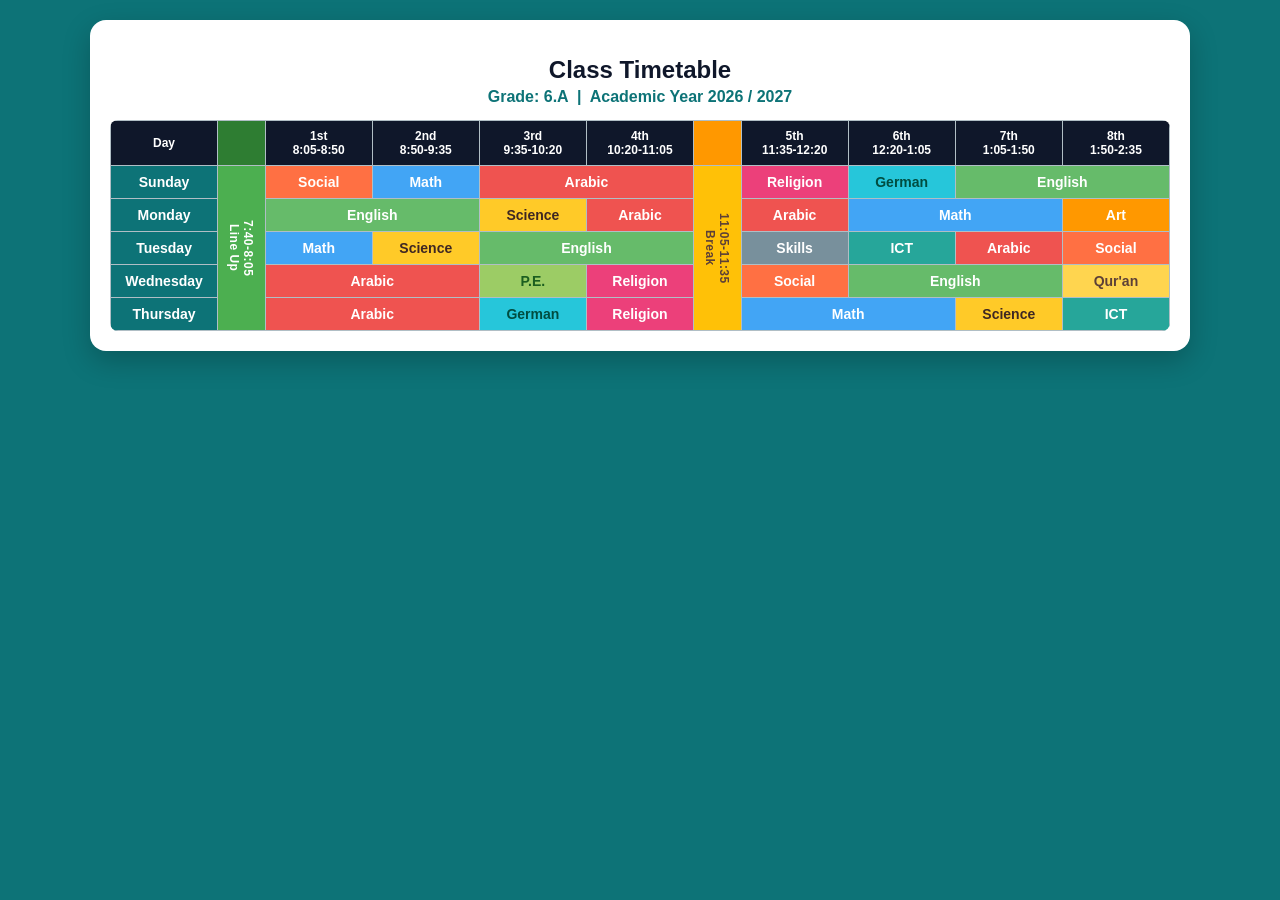
<file: Beko_G6_2027.html>
<!DOCTYPE html>
<html lang="en" dir="ltr">
<head>
<meta charset="UTF-8">
<meta name="viewport" content="width=device-width, initial-scale=1">
<title>Grade 6.A Timetable 2026/2027</title>
<style>
  * { box-sizing: border-box; }
  body {
    font-family: 'Segoe UI', Tahoma, Arial, sans-serif;
    background: #0d7377;
    margin: 0;
    padding: 20px 10px;
    display: flex;
    flex-direction: column;
    align-items: center;
    min-height: 100vh;
  }
  .container {
    background: #fff;
    border-radius: 16px;
    box-shadow: 0 10px 28px rgba(0,0,0,0.22);
    padding: 20px;
    max-width: 1100px;
    width: 100%;
  }
  h1 { text-align: center; color: #0f172a; margin-bottom: 4px; font-size: 24px; }
  h2 { text-align: center; color: #0d7377; margin-top: 0; font-size: 16px; font-weight: 600; }

  /* ===== Full table - shown on large screens ===== */
  .desktop-table { display: block; }
  .table-wrapper {
    overflow-x: auto;
    margin-top: 14px;
    border-radius: 8px;
    -webkit-overflow-scrolling: touch;
  }
  table {
    border-collapse: collapse;
    font-size: 14px;
    min-width: 820px;
    width: 100%;
    table-layout: fixed;
  }
  th, td { border: 1px solid #b0bec5; padding: 8px 5px; text-align: center; white-space: nowrap; }
  thead th {
    background: #0f172a;
    color: #fff;
    font-weight: 600;
    font-size: 12px;
  }
  col.day { width: 90px; }
  col.narrow { width: 40px; }
  col.period { width: 90px; }
  .day-col {
    background: #0d7377;
    color: #fff;
    font-weight: bold;
  }
  .break-cell {
    background: #ffc107;
    writing-mode: vertical-lr;
    text-orientation: mixed;
    font-size: 12px;
    font-weight: 700;
    color: #5d4037;
    letter-spacing: 0.04em;
  }
  .lineup-cell {
    background: #4caf50;
    writing-mode: vertical-lr;
    text-orientation: mixed;
    font-size: 12px;
    font-weight: 700;
    color: #fff;
    letter-spacing: 0.04em;
  }
  .break-col-header, .lineup-col-header { writing-mode: vertical-lr; text-orientation: mixed; font-size: 11px; }
  .break-col-header { background: #ff9800; }
  .lineup-col-header { background: #2e7d32; }
  td.subject { font-weight: 700; }

  .Arabic { background: #ef5350; color: #fff; }
  .Math { background: #42a5f5; color: #fff; }
  .English { background: #66bb6a; color: #fff; }
  .Science { background: #ffca28; color: #3e2723; }
  .Social { background: #ff7043; color: #fff; }
  .Religion { background: #ec407a; color: #fff; }
  .German { background: #26c6da; color: #004d40; }
  .Art { background: #ff9800; color: #fff; }
  .Skills { background: #78909c; color: #fff; }
  .ICT { background: #26a69a; color: #fff; }
  .PE { background: #9ccc65; color: #1b5e20; }
  .Quran { background: #ffd54f; color: #5d4037; }

  /* ===== Day-by-day view - shown on mobile ===== */
  .mobile-days { display: none; margin-top: 16px; }
  .day-tabs {
    display: flex;
    flex-wrap: wrap;
    gap: 6px;
    justify-content: center;
    margin-bottom: 14px;
  }
  .day-tab {
    flex: 1 1 auto;
    min-width: 0;
    padding: 9px 10px;
    border-radius: 20px;
    background: #eee;
    color: #333;
    font-weight: 600;
    font-size: 12px;
    cursor: pointer;
    border: none;
    text-align: center;
  }
  .day-tab.active {
    background: #0d7377;
    color: #fff;
  }
  .day-panel { display: none; }
  .day-panel.active { display: block; }
  .period-row {
    display: flex;
    align-items: center;
    gap: 10px;
    padding: 10px 12px;
    border-radius: 10px;
    margin-bottom: 8px;
    border: 1px solid #e0e7ec;
  }
  .period-row.special { background: #f3f3f3; font-size: 12px; color: #777; justify-content: center; padding: 6px; }
  .period-num {
    flex: 0 0 60px;
    font-weight: 700;
    color: #0f172a;
    font-size: 13px;
    text-align: center;
  }
  .period-time { flex: 0 0 90px; font-size: 11px; color: #888; text-align: center; }
  .period-subject { flex: 1; font-weight: 700; text-align: center; padding: 6px; border-radius: 8px; }

  @media (max-width: 700px) {
    .desktop-table { display: none; }
    .mobile-days { display: block; }
  }
</style>
</head>
<body>
<div class="container">
  <h1>Class Timetable</h1>
  <h2>Grade: 6.A &nbsp;|&nbsp; Academic Year 2026 / 2027</h2>

  <!-- ===== Full table (large screens) ===== -->
  <div class="desktop-table">
    <div class="table-wrapper">
    <table>
      <colgroup>
        <col class="day"><col class="narrow">
        <col class="period"><col class="period"><col class="period"><col class="period">
        <col class="narrow">
        <col class="period"><col class="period"><col class="period"><col class="period">
      </colgroup>
      <thead>
        <tr>
          <th>Day</th>
          <th class="lineup-col-header"></th>
          <th>1st<br>8:05-8:50</th>
          <th>2nd<br>8:50-9:35</th>
          <th>3rd<br>9:35-10:20</th>
          <th>4th<br>10:20-11:05</th>
          <th class="break-col-header"></th>
          <th>5th<br>11:35-12:20</th>
          <th>6th<br>12:20-1:05</th>
          <th>7th<br>1:05-1:50</th>
          <th>8th<br>1:50-2:35</th>
        </tr>
      </thead>
      <tbody>
        <tr>
          <td class="day-col">Sunday</td>
          <td class="lineup-cell" rowspan="5">Line Up<br>7:40-8:05</td>
          <td class="subject Social">Social</td>
          <td class="subject Math">Math</td>
          <td class="subject Arabic" colspan="2">Arabic</td>
          <td class="break-cell" rowspan="5">Break<br>11:05-11:35</td>
          <td class="subject Religion">Religion</td>
          <td class="subject German">German</td>
          <td class="subject English" colspan="2">English</td>
        </tr>
        <tr>
          <td class="day-col">Monday</td>
          <td class="subject English" colspan="2">English</td>
          <td class="subject Science">Science</td>
          <td class="subject Arabic">Arabic</td>
          <td class="subject Arabic">Arabic</td>
          <td class="subject Math" colspan="2">Math</td>
          <td class="subject Art">Art</td>
        </tr>
        <tr>
          <td class="day-col">Tuesday</td>
          <td class="subject Math">Math</td>
          <td class="subject Science">Science</td>
          <td class="subject English" colspan="2">English</td>
          <td class="subject Skills">Skills</td>
          <td class="subject ICT">ICT</td>
          <td class="subject Arabic">Arabic</td>
          <td class="subject Social">Social</td>
        </tr>
        <tr>
          <td class="day-col">Wednesday</td>
          <td class="subject Arabic" colspan="2">Arabic</td>
          <td class="subject PE">P.E.</td>
          <td class="subject Religion">Religion</td>
          <td class="subject Social">Social</td>
          <td class="subject English" colspan="2">English</td>
          <td class="subject Quran">Qur'an</td>
        </tr>
        <tr>
          <td class="day-col">Thursday</td>
          <td class="subject Arabic" colspan="2">Arabic</td>
          <td class="subject German">German</td>
          <td class="subject Religion">Religion</td>
          <td class="subject Math" colspan="2">Math</td>
          <td class="subject Science">Science</td>
          <td class="subject ICT">ICT</td>
        </tr>
      </tbody>
    </table>
    </div>
  </div>

  <!-- ===== Day-by-day view (mobile) ===== -->
  <div class="mobile-days">
    <div class="day-tabs" id="dayTabs">
      <button class="day-tab active" data-day="sunday">Sunday</button>
      <button class="day-tab" data-day="monday">Monday</button>
      <button class="day-tab" data-day="tuesday">Tuesday</button>
      <button class="day-tab" data-day="wednesday">Wednesday</button>
      <button class="day-tab" data-day="thursday">Thursday</button>
    </div>

    <div class="day-panel active" id="sunday">
      <div class="period-row special">Line Up 7:40 - 8:05</div>
      <div class="period-row"><div class="period-num">1</div><div class="period-time">8:05-8:50</div><div class="period-subject Social">Social</div></div>
      <div class="period-row"><div class="period-num">2</div><div class="period-time">8:50-9:35</div><div class="period-subject Math">Math</div></div>
      <div class="period-row"><div class="period-num">3-4</div><div class="period-time">9:35-11:05</div><div class="period-subject Arabic">Arabic (double sessions)</div></div>
      <div class="period-row special">Break 11:05 - 11:35</div>
      <div class="period-row"><div class="period-num">5</div><div class="period-time">11:35-12:20</div><div class="period-subject Religion">Religion</div></div>
      <div class="period-row"><div class="period-num">6</div><div class="period-time">12:20-1:05</div><div class="period-subject German">German</div></div>
      <div class="period-row"><div class="period-num">7-8</div><div class="period-time">1:05-2:35</div><div class="period-subject English">English (double sessions)</div></div>
    </div>

    <div class="day-panel" id="monday">
      <div class="period-row special">Line Up 7:40 - 8:05</div>
      <div class="period-row"><div class="period-num">1-2</div><div class="period-time">8:05-9:35</div><div class="period-subject English">English (double sessions)</div></div>
      <div class="period-row"><div class="period-num">3</div><div class="period-time">9:35-10:20</div><div class="period-subject Science">Science</div></div>
      <div class="period-row"><div class="period-num">4</div><div class="period-time">10:20-11:05</div><div class="period-subject Arabic">Arabic</div></div>
      <div class="period-row special">Break 11:05 - 11:35</div>
      <div class="period-row"><div class="period-num">5</div><div class="period-time">11:35-12:20</div><div class="period-subject Arabic">Arabic</div></div>
      <div class="period-row"><div class="period-num">6-7</div><div class="period-time">12:20-1:50</div><div class="period-subject Math">Math (double sessions)</div></div>
      <div class="period-row"><div class="period-num">8</div><div class="period-time">1:50-2:35</div><div class="period-subject Art">Art</div></div>
    </div>

    <div class="day-panel" id="tuesday">
      <div class="period-row special">Line Up 7:40 - 8:05</div>
      <div class="period-row"><div class="period-num">1</div><div class="period-time">8:05-8:50</div><div class="period-subject Math">Math</div></div>
      <div class="period-row"><div class="period-num">2</div><div class="period-time">8:50-9:35</div><div class="period-subject Science">Science</div></div>
      <div class="period-row"><div class="period-num">3-4</div><div class="period-time">9:35-11:05</div><div class="period-subject English">English (double sessions)</div></div>
      <div class="period-row special">Break 11:05 - 11:35</div>
      <div class="period-row"><div class="period-num">5</div><div class="period-time">11:35-12:20</div><div class="period-subject Skills">Skills</div></div>
      <div class="period-row"><div class="period-num">6</div><div class="period-time">12:20-1:05</div><div class="period-subject ICT">ICT</div></div>
      <div class="period-row"><div class="period-num">7</div><div class="period-time">1:05-1:50</div><div class="period-subject Arabic">Arabic</div></div>
      <div class="period-row"><div class="period-num">8</div><div class="period-time">1:50-2:35</div><div class="period-subject Social">Social</div></div>
    </div>

    <div class="day-panel" id="wednesday">
      <div class="period-row special">Line Up 7:40 - 8:05</div>
      <div class="period-row"><div class="period-num">1-2</div><div class="period-time">8:05-9:35</div><div class="period-subject Arabic">Arabic (double sessions)</div></div>
      <div class="period-row"><div class="period-num">3</div><div class="period-time">9:35-10:20</div><div class="period-subject PE">P.E.</div></div>
      <div class="period-row"><div class="period-num">4</div><div class="period-time">10:20-11:05</div><div class="period-subject Religion">Religion</div></div>
      <div class="period-row special">Break 11:05 - 11:35</div>
      <div class="period-row"><div class="period-num">5</div><div class="period-time">11:35-12:20</div><div class="period-subject Social">Social</div></div>
      <div class="period-row"><div class="period-num">6-7</div><div class="period-time">12:20-1:50</div><div class="period-subject English">English (double sessions)</div></div>
      <div class="period-row"><div class="period-num">8</div><div class="period-time">1:50-2:35</div><div class="period-subject Quran">Qur'an</div></div>
    </div>

    <div class="day-panel" id="thursday">
      <div class="period-row special">Line Up 7:40 - 8:05</div>
      <div class="period-row"><div class="period-num">1-2</div><div class="period-time">8:05-9:35</div><div class="period-subject Arabic">Arabic (double sessions)</div></div>
      <div class="period-row"><div class="period-num">3</div><div class="period-time">9:35-10:20</div><div class="period-subject German">German</div></div>
      <div class="period-row"><div class="period-num">4</div><div class="period-time">10:20-11:05</div><div class="period-subject Religion">Religion</div></div>
      <div class="period-row special">Break 11:05 - 11:35</div>
      <div class="period-row"><div class="period-num">5-6</div><div class="period-time">11:35-1:05</div><div class="period-subject Math">Math (double sessions)</div></div>
      <div class="period-row"><div class="period-num">7</div><div class="period-time">1:05-1:50</div><div class="period-subject Science">Science</div></div>
      <div class="period-row"><div class="period-num">8</div><div class="period-time">1:50-2:35</div><div class="period-subject ICT">ICT</div></div>
    </div>
  </div>
</div>

<script>
  document.querySelectorAll('.day-tab').forEach(function(tab) {
    tab.addEventListener('click', function() {
      document.querySelectorAll('.day-tab').forEach(t => t.classList.remove('active'));
      document.querySelectorAll('.day-panel').forEach(p => p.classList.remove('active'));
      tab.classList.add('active');
      document.getElementById(tab.dataset.day).classList.add('active');
    });
  });
</script>
</body>
</html>
</file>
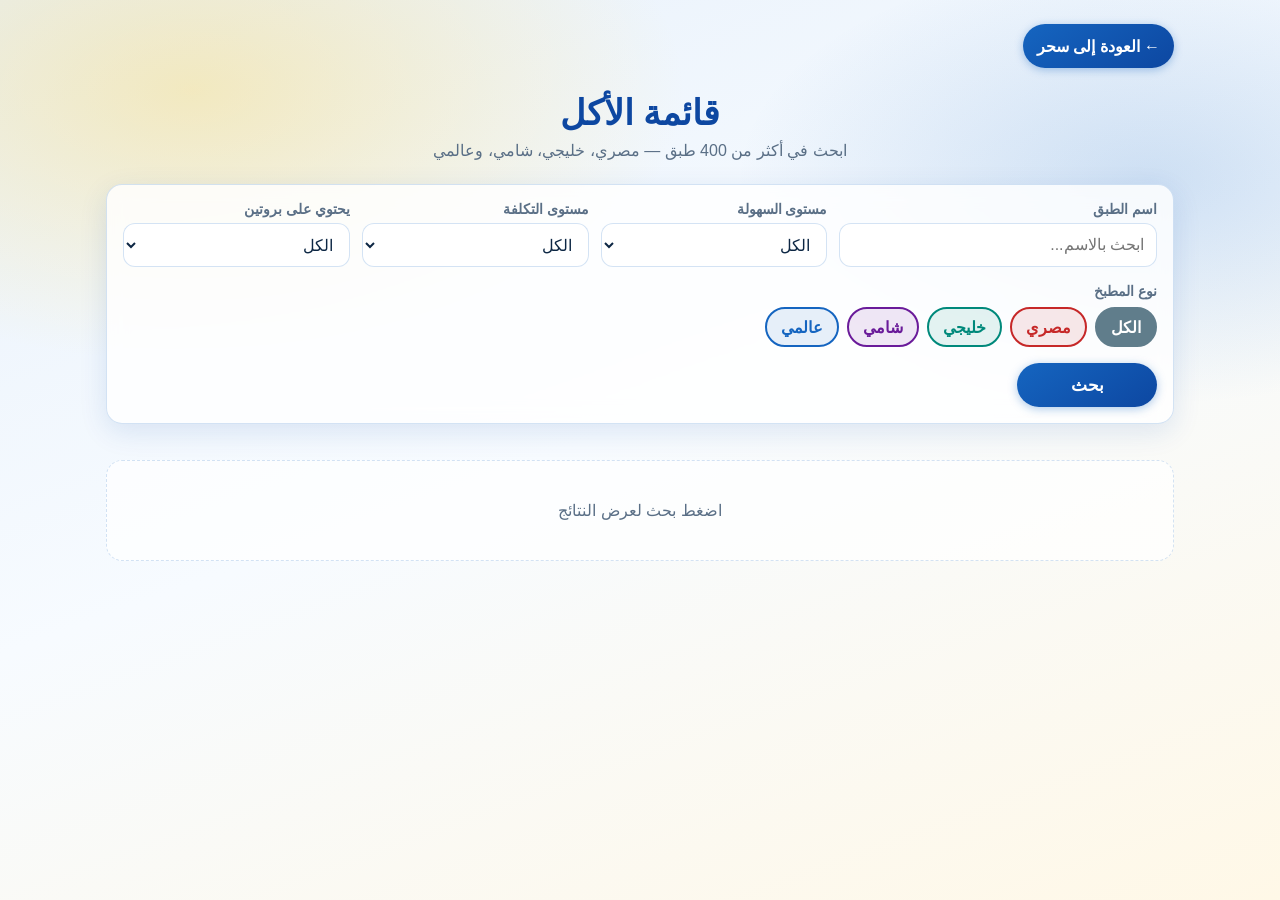
<file: food.html>
<!DOCTYPE html>
<html lang="ar" dir="rtl">
<head>
<meta charset="UTF-8">
<meta name="viewport" content="width=device-width, initial-scale=1.0">
<title>قائمة الأكل — Food</title>
<meta name="description" content="ابحث في وصفات مصرية وخليجية وشامية وعالمية حسب الاسم والسهولة والتكلفة والبروتين.">
<meta name="theme-color" content="#1565C0">
<link rel="stylesheet" href="food.css">
</head>
<body>
  <main class="page">
    <div class="top-nav">
      <a class="back-link" href="sahar.html">← العودة إلى سحر</a>
    </div>

    <header class="hero">
      <h1>قائمة الأكل</h1>
      <p>ابحث في أكثر من 400 طبق — مصري، خليجي، شامي، وعالمي</p>
    </header>

    <section class="filters" aria-label="فلاتر البحث">
      <form id="filtersForm" class="filters-form">
        <div class="filters-grid">
          <div class="field">
            <label for="nameFilter">اسم الطبق</label>
            <input id="nameFilter" type="search" placeholder="ابحث بالاسم..." autocomplete="off">
          </div>
          <div class="field">
            <label for="difficultyFilter">مستوى السهولة</label>
            <select id="difficultyFilter">
              <option value="">الكل</option>
              <option value="سهل">سهل</option>
              <option value="متوسط">متوسط</option>
              <option value="صعب">صعب</option>
            </select>
          </div>
          <div class="field">
            <label for="costFilter">مستوى التكلفة</label>
            <select id="costFilter">
              <option value="">الكل</option>
              <option value="منخفض">منخفض</option>
              <option value="متوسط">متوسط</option>
              <option value="مرتفع">مرتفع</option>
            </select>
          </div>
          <div class="field">
            <label for="proteinFilter">يحتوي على بروتين</label>
            <select id="proteinFilter">
              <option value="">الكل</option>
              <option value="نعم">نعم</option>
              <option value="لا">لا</option>
              <option value="لا/اختياري">لا/اختياري</option>
              <option value="نعم/اختياري">نعم/اختياري</option>
            </select>
          </div>
        </div>

        <div class="cuisine-row">
          <span id="cuisineLabel">نوع المطبخ</span>
          <div class="cuisine-chips" role="group" aria-labelledby="cuisineLabel">
            <button type="button" class="cuisine-chip cuisine-chip--all" data-cuisine="" aria-pressed="true">الكل</button>
            <button type="button" class="cuisine-chip cuisine-chip--egyptian" data-cuisine="egyptian" aria-pressed="false">مصري</button>
            <button type="button" class="cuisine-chip cuisine-chip--gulf" data-cuisine="gulf" aria-pressed="false">خليجي</button>
            <button type="button" class="cuisine-chip cuisine-chip--levantine" data-cuisine="levantine" aria-pressed="false">شامي</button>
            <button type="button" class="cuisine-chip cuisine-chip--world" data-cuisine="world" aria-pressed="false">عالمي</button>
          </div>
        </div>

        <div class="search-actions">
          <button type="submit" id="searchBtn" class="search-btn">بحث</button>
        </div>
      </form>
    </section>

    <div class="results-meta">
      <span id="resultCount"></span>
    </div>

    <section id="results" class="results" aria-live="polite">
      <div class="empty">اضغط بحث لعرض النتائج</div>
    </section>
  </main>

  <script src="food-data.js"></script>
  <script src="food.js"></script>
</body>
</html>
</file>
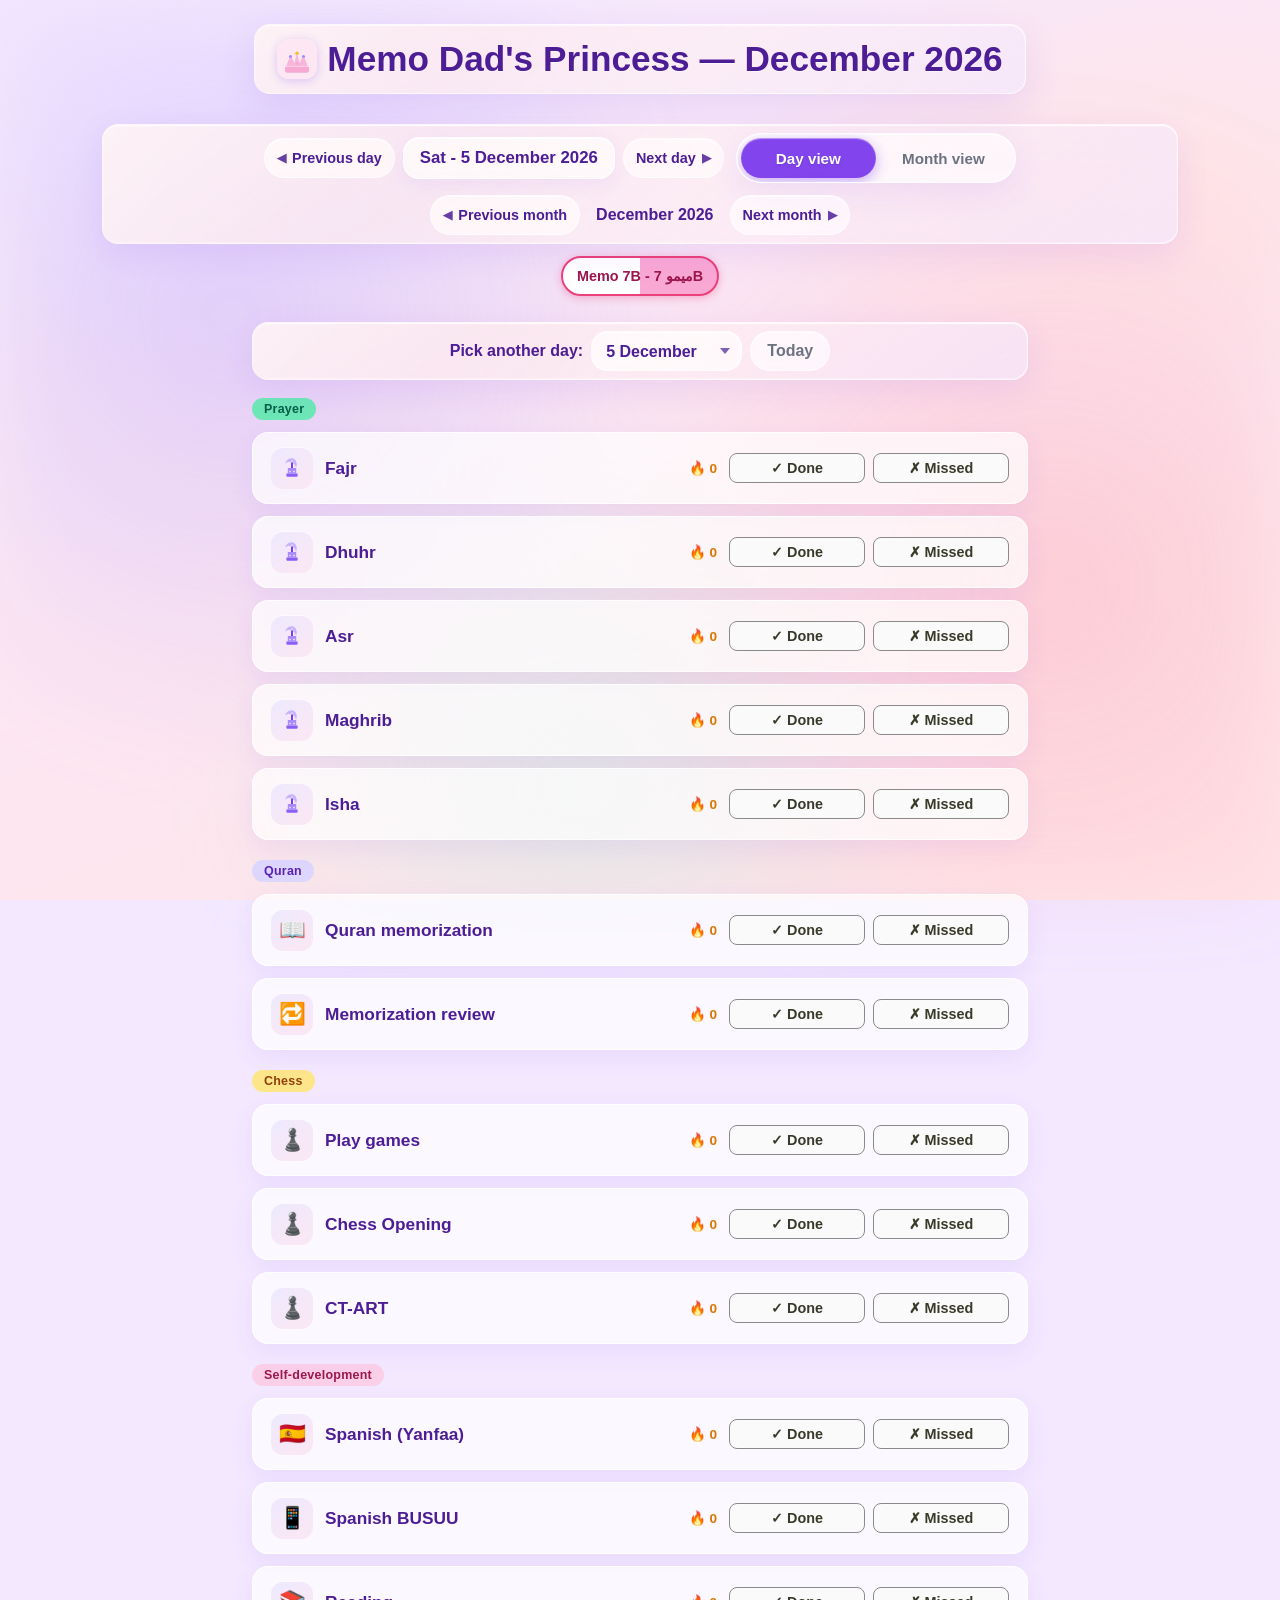
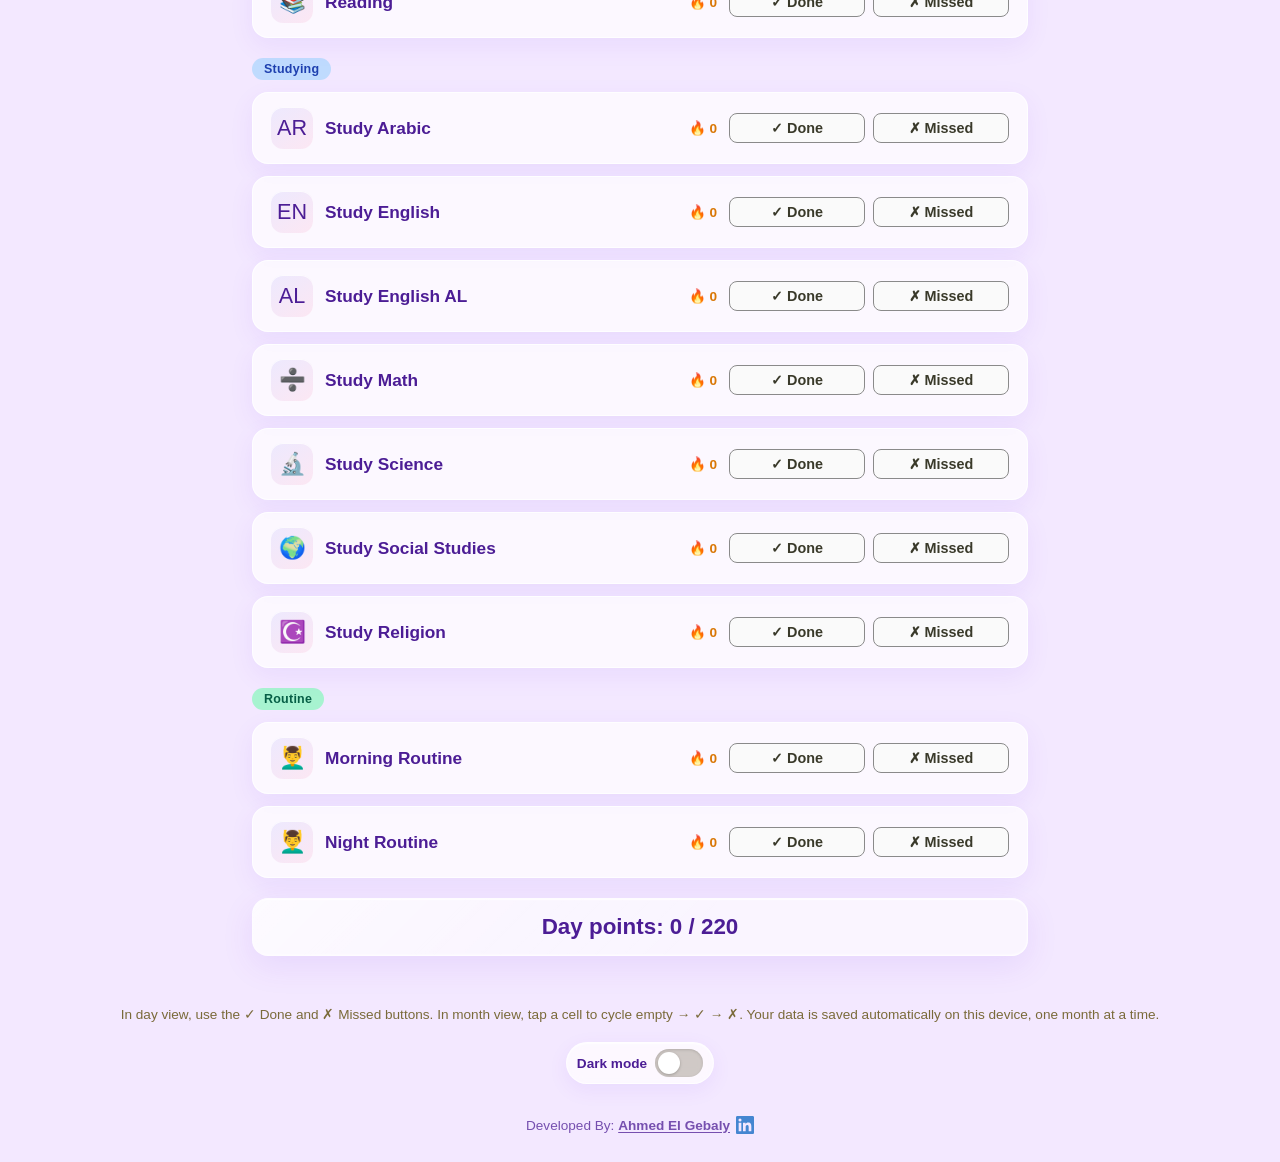
<file: memo.html>
<!DOCTYPE html>
<html lang="en" dir="ltr">
<head>
<meta charset="UTF-8">
<meta name="viewport" content="width=device-width, initial-scale=1.0">
<title>Memo Tracker</title>
<meta name="description" content="Monthly habit tracker — track your habits daily and monthly with Memo. Follow progress, day and month views, and local saving for your data.">
<meta name="theme-color" content="#7C3AED">

<!-- Open Graph (Facebook, WhatsApp, Telegram) -->
<meta property="og:type" content="website">
<meta property="og:site_name" content="Memo Tracker">
<meta property="og:locale" content="en_US">
<meta property="og:title" content="Memo Tracker">
<meta property="og:description" content="Track your habits daily and monthly — day and month views, progress summary, and local saving for your data.">
<meta property="og:url" content="https://ahmedgebaly.github.io/Trackers/">
<meta property="og:image" content="https://ahmedgebaly.github.io/Trackers/og-image_Memo.jpg">
<meta property="og:image:secure_url" content="https://ahmedgebaly.github.io/Trackers/og-image_Memo.jpg">
<meta property="og:image:type" content="image/jpeg">
<meta property="og:image:width" content="1200">
<meta property="og:image:height" content="630">
<meta property="og:image:alt" content="Memo Tracker">

<!-- Twitter / X Card -->
<meta name="twitter:card" content="summary_large_image">
<meta name="twitter:title" content="Memo Tracker">
<meta name="twitter:description" content="Track your habits daily and monthly — day and month views, progress summary, and local saving for your data.">
<meta name="twitter:image" content="https://ahmedgebaly.github.io/Trackers/og-image_Memo.jpg">
<meta name="twitter:image:alt" content="Memo Tracker">
<style>
  :root{
    --gold:#fbbf24;
    --green:#10B981;
    --lightgreen:#6ee7b7;
    --violet:#7C3AED;
    --violet-deep:#6D28D9;
    --violet-soft:#a78bfa;
    --rose:#FDA4AF;
    --rose-deep:#f43f5e;
    --mint:#10B981;
    --peach-panel:#FFE4E6;
    --lavender-panel:#F3E8FF;
    --bg1:#F3E8FF;
    --bg2:#FCE7F3;
    --bg-peach:#FFE4E6;
    --bg-lavender:#F3E8FF;
    --red:#f43f5e;
    --blue:#818cf8;
    --cardbg:rgba(255,255,255,0.72);
    --text:#4c1d95;
    --text-dark:#4c1d95;
    --text-muted:#6b7280;
    --border:rgba(167,139,250,0.35);
    --space-sm:8px;
    --space-md:12px;
    --space-lg:16px;
    --space-xl:24px;
    --radius:8px;
    --radius-md:12px;
    --radius-glass:16px;
    --nav-gap:12px;
    --nav-gap-sm:8px;
    --touch-min:40px;
    --lavender:#c4b5e0;
    --shadow:0 8px 28px rgba(124,58,237,0.12);
    --green-glass:rgba(124,58,237,0.95);
    --peach-glass:linear-gradient(145deg, rgba(255,228,230,0.75) 0%, rgba(255,241,242,0.55) 55%, rgba(243,232,255,0.65) 100%);
  }
  *{box-sizing:border-box;}
  html{
    overflow-x:hidden;
    max-width:100%;
  }
  body{
    font-family:'Segoe UI',Tahoma,sans-serif;
    background-color:var(--bg1);
    background-image:
      radial-gradient(ellipse 70% 55% at 15% 10%, rgba(243,232,255,0.95), transparent 55%),
      radial-gradient(ellipse 65% 50% at 90% 20%, rgba(255,228,230,0.9), transparent 50%),
      radial-gradient(ellipse 55% 45% at 50% 90%, rgba(252,231,243,0.7), transparent 55%),
      linear-gradient(160deg, #F3E8FF 0%, #FCE7F3 48%, #FFE4E6 100%);
    background-attachment:fixed;
    margin:0;padding:0;color:var(--text);
    min-height:100vh;
    position:relative;
    overflow-x:hidden;
    max-width:100%;
  }
  body::before{
    content:"";
    position:fixed;
    inset:0;
    z-index:-1;
    pointer-events:none;
    background:
      radial-gradient(circle at 18% 35%, rgba(167,139,250,0.28), transparent 38%),
      radial-gradient(circle at 82% 65%, rgba(251,113,133,0.22), transparent 40%),
      radial-gradient(circle at 45% 88%, rgba(110,231,183,0.18), transparent 35%);
    filter:blur(40px);
  }
  .liquid-glass{
    position:relative;
    isolation:isolate;
    background:rgba(255,255,255,0.58);
    backdrop-filter:blur(14px) saturate(160%) brightness(1.05);
    -webkit-backdrop-filter:blur(14px) saturate(160%) brightness(1.05);
    border:1px solid rgba(255,255,255,0.7);
    border-radius:var(--radius-glass);
    box-shadow:
      0 10px 32px rgba(124,58,237,0.1),
      inset 0 1px 1px rgba(255,255,255,0.85),
      inset 0 -1px 1px rgba(255,255,255,0.35);
    transition:all 0.25s ease;
  }
  .liquid-glass::after{
    content:"";
    position:absolute;
    inset:0;
    z-index:-1;
    border-radius:inherit;
    background:linear-gradient(135deg,
      rgba(255,255,255,0.55), rgba(255,255,255,0.1) 28%, transparent 58%);
    mix-blend-mode:screen;
    pointer-events:none;
  }
  .liquid-glass-lite{
    position:relative;
    isolation:isolate;
    background:rgba(255,255,255,0.72);
    backdrop-filter:blur(8px) saturate(150%);
    -webkit-backdrop-filter:blur(8px) saturate(150%);
    border:1px solid rgba(255,255,255,0.75);
    border-radius:var(--radius-glass);
    box-shadow:
      0 6px 20px rgba(124,58,237,0.08),
      inset 0 1px 1px rgba(255,255,255,0.7);
    transition:background-color 0.2s ease, box-shadow 0.2s ease, transform 0.15s ease;
  }
  .memo-peach-panel{
    background:var(--peach-glass) !important;
    border-color:rgba(255,255,255,0.65) !important;
  }
  @supports (backdrop-filter: url(#liquid-refract)){
    .liquid-glass{
      backdrop-filter:blur(6px) url(#liquid-refract);
      -webkit-backdrop-filter:blur(6px) url(#liquid-refract);
    }
  }
  @supports not (backdrop-filter: blur(1px)){
    .liquid-glass{
      background:rgba(255,255,255,0.92);
      backdrop-filter:none;
      -webkit-backdrop-filter:none;
    }
    .liquid-glass-lite{
      background:rgba(255,255,255,0.95);
      backdrop-filter:none;
      -webkit-backdrop-filter:none;
    }
  }
  html.theme-dark{
    --gold:#fbbf24;
    --green:#34d399;
    --lightgreen:#6ee7b7;
    --violet:#a78bfa;
    --violet-deep:#8b5cf6;
    --violet-soft:#c4b5fd;
    --rose:#fda4af;
    --rose-deep:#fb7185;
    --mint:#34d399;
    --bg1:#1a1228;
    --bg2:#221833;
    --bg-peach:#2a1a28;
    --bg-lavender:#1e1630;
    --red:#fb7185;
    --blue:#a5b4fc;
    --cardbg:rgba(40,30,55,0.85);
    --text:#f3e8ff;
    --text-dark:#f5f3ff;
    --text-muted:#c4b5fd;
    --border:rgba(167,139,250,0.28);
    --lavender:#9b8ec4;
    --green-glass:rgba(124,58,237,0.75);
    --shadow:0 8px 28px rgba(0,0,0,0.45);
    --peach-glass:linear-gradient(145deg, rgba(90,50,80,0.55) 0%, rgba(60,40,90,0.5) 100%);
  }
  html.theme-dark body{
    background-color:var(--bg1);
    background-image:
      radial-gradient(ellipse 80% 60% at 10% 20%, rgba(90,50,140,0.4), transparent 55%),
      radial-gradient(ellipse 70% 50% at 90% 15%, rgba(120,40,80,0.35), transparent 50%),
      radial-gradient(ellipse 60% 45% at 50% 85%, rgba(60,40,100,0.3), transparent 55%),
      linear-gradient(145deg, var(--bg1) 0%, var(--bg2) 45%, #161020 100%);
  }
  html.theme-dark body::before{
    background:
      radial-gradient(circle at 20% 40%, rgba(124,58,237,0.22), transparent 35%),
      radial-gradient(circle at 80% 70%, rgba(251,113,133,0.18), transparent 40%),
      radial-gradient(circle at 40% 90%, rgba(52,211,153,0.12), transparent 35%);
  }
  html.theme-dark .liquid-glass{
    background:rgba(255,255,255,0.08);
    border-color:rgba(255,255,255,0.18);
  }
  html.theme-dark .liquid-glass-lite{
    background:rgba(255,255,255,0.12);
    border-color:rgba(255,255,255,0.22);
  }
  html.theme-dark .nav-step-btn,
  html.theme-dark .btn-today{
    background:rgba(255,255,255,0.1);
    border-color:rgba(255,255,255,0.22);
    color:var(--text-dark);
  }
  html.theme-dark .nav-step-btn:hover,
  html.theme-dark .btn-today:hover{
    background:rgba(255,255,255,0.18);
  }
  html.theme-dark .select-wrap select{
    background:rgba(255,255,255,0.12);
    border-color:rgba(255,255,255,0.22);
    color:var(--text-dark);
  }
  html.theme-dark .table-wrap.heatmap-glass{
    background:rgba(30,34,44,0.96);
    backdrop-filter:none;
    -webkit-backdrop-filter:none;
  }
  html.theme-dark .table-wrap.heatmap-glass::after{
    display:none;
  }
  html.theme-dark .table-legend-bar{
    background:#1e222c;
    border-color:rgba(255,255,255,0.14);
    box-shadow:0 2px 12px rgba(0,0,0,0.35);
  }
  html.theme-dark .day-header-row th{
    background:#4a3f1f;
  }
  html.theme-dark .day-header-row th.habit-col{
    background:#4a3f1f;
  }
  html.theme-dark .heatmap-glass th,
  html.theme-dark .heatmap-glass td{
    border-color:rgba(255,255,255,0.18);
  }
  html.theme-dark thead th{
    background:#4a3f1f;
    backdrop-filter:none;
    -webkit-backdrop-filter:none;
    transform:translateZ(0);
    -webkit-transform:translateZ(0);
  }
  html.theme-dark .habit-cell{
    background:#1e222c;
    backdrop-filter:none;
    -webkit-backdrop-filter:none;
    transform:translateZ(0);
    -webkit-transform:translateZ(0);
    box-shadow:-1px 0 0 #1e222c, 1px 0 0 #1e222c;
  }
  html.theme-dark th.habit-col{
    background:#4a3f1f;
    backdrop-filter:none;
    -webkit-backdrop-filter:none;
    transform:translateZ(0);
    -webkit-transform:translateZ(0);
    box-shadow:-1px 0 0 #4a3f1f, 1px 0 0 #4a3f1f;
  }
  html.theme-dark .cat-group-row .cat-group-label{
    box-shadow:-1px 0 0 rgba(30,50,32,0.98), 1px 0 0 rgba(30,50,32,0.98);
  }
  html.theme-dark .day-cell.heat-empty{
    background:rgba(60,50,90,0.55);
  }
  html.theme-dark .day-cell.heat-done{
    background:var(--mint);
    color:#fff;
  }
  html.theme-dark .day-cell.heat-missed{
    background:var(--rose-deep);
    color:#fff;
  }
  html.theme-dark .day-cell.heat-empty:hover{background:rgba(90,70,130,0.65);}
  html.theme-dark .day-cell.heat-done:hover{background:#34d399;}
  html.theme-dark .day-cell.heat-missed:hover{background:#fb7185;}
  html.theme-dark .day-cell.friday-col.heat-empty{background:rgba(70,45,70,0.55);}
  html.theme-dark .day-cell.friday-col.heat-done{background:var(--mint);color:#fff;}
  html.theme-dark .day-cell.friday-col.heat-missed{background:var(--rose-deep);color:#fff;}
  html.theme-dark .legend-swatch.empty{background:rgba(60,50,90,0.8);border-color:rgba(167,139,250,0.4);}
  html.theme-dark .legend-swatch.done{background:var(--mint);}
  html.theme-dark .day-cell.today-col.heat-done{
    background:var(--mint);
    color:#fff;
    box-shadow:inset 0 0 0 2px #fff;
  }
  html.theme-dark .legend-swatch.missed{background:var(--rose-deep);border-color:var(--rose-deep);color:#fff;}
  html.theme-dark .day-cell.today-col.heat-missed{
    background:var(--rose-deep);
    color:#fff;
    box-shadow:inset 0 0 0 2px #fff;
  }
  html.theme-dark .points-row td{background:rgba(201,168,74,0.2);}
  html.theme-dark .points-row td.habit-cell{
    background:#3a3420;
    box-shadow:-1px 0 0 #3a3420, 1px 0 0 #3a3420;
  }
  html.theme-dark th.friday-col,
  html.theme-dark td.friday-col,
  html.theme-dark .points-row td.friday-col{
    background:rgba(255,255,255,0.06);
  }
  html.theme-dark thead th.friday-col{
    background:#3f3a28;
  }
  html.theme-dark .cat-group-row .cat-group-label,
  html.theme-dark .cat-group-row .cat-group-span{
    background:rgba(30,50,32,0.98);
    color:#c8efc0;
  }
  html.theme-dark .habit-streak{color:#f0c14b;}
  html.theme-dark .modal{
    background:rgba(30,34,44,0.95);
    color:var(--text);
  }
  html.theme-dark .footer-note{color:rgba(232,230,224,0.7);}
  html.theme-dark .view-toggle-pill{
    background:var(--green);
    box-shadow:
      0 4px 14px rgba(107,184,110,0.35),
      inset 0 1px 1px rgba(255,255,255,0.35);
  }
  .theme-switch-wrap{
    display:flex;
    justify-content:center;
    padding:0 var(--space-md) var(--space-xl);
  }
  .theme-switch{
    display:inline-flex;
    align-items:center;
    justify-content:center;
    gap:8px;
    padding:6px 10px;
    border-radius:999px;
    cursor:pointer;
    user-select:none;
    color:var(--text-dark);
    font-weight:600;
    font-size:0.85rem;
    min-height:var(--touch-min);
  }
  .theme-switch-label{white-space:nowrap;}
  .theme-switch input{
    position:absolute;
    opacity:0;
    width:0;
    height:0;
    margin:0;
  }
  .theme-switch-track{
    position:relative;
    flex-shrink:0;
    width:48px;
    height:28px;
    border-radius:999px;
    background:rgba(90,80,50,0.28);
    box-shadow:inset 0 1px 3px rgba(0,0,0,0.15);
    transition:background-color 200ms ease;
  }
  .theme-switch-track::after{
    content:"";
    position:absolute;
    top:3px;
    inset-inline-start:3px;
    width:22px;
    height:22px;
    border-radius:50%;
    background:#fff;
    box-shadow:0 1px 3px rgba(0,0,0,0.25);
    transition:inset-inline-start 200ms ease;
  }
  .theme-switch input:checked + .theme-switch-track{
    background:var(--green);
  }
  .theme-switch input:checked + .theme-switch-track::after{
    inset-inline-start:calc(100% - 25px);
  }
  .theme-switch input:focus-visible + .theme-switch-track{
    outline:2px solid var(--green);
    outline-offset:2px;
  }
  html.theme-dark .theme-switch-track{
    background:rgba(255,255,255,0.2);
  }
  .theme-toggle{
    min-height:var(--touch-min);
    padding:8px 14px;
    border-radius:999px;
    font-weight:600;
    font-size:0.9rem;
    color:var(--text-dark);
    cursor:pointer;
  }
  .theme-toggle:active{transform:scale(0.96);}
  #timetableBtn{
    color:#9d174d;
    border:2px solid #ec407a;
    background:linear-gradient(90deg, #ffffff 0%, #ffffff 50%, #f9a8d4 50%, #f9a8d4 100%);
    backdrop-filter:none;
    -webkit-backdrop-filter:none;
    text-shadow:none;
    box-shadow:0 2px 8px rgba(236,64,122,0.35);
  }
  #timetableBtn:hover{
    filter:brightness(1.05);
  }
  #timetableBtn:active{
    transform:scale(0.96);
    filter:brightness(0.97);
  }
  button:focus-visible,
  select:focus-visible,
  input:focus-visible,
  textarea:focus-visible,
  .day-cell:focus-visible{
    outline:2px solid var(--green);
    outline-offset:2px;
  }
  .header{
    text-align:center;
    padding:var(--space-xl) var(--space-md) var(--space-sm);
  }
  .app-title{
    display:inline-flex;
    align-items:center;
    justify-content:center;
    gap:10px;
    font-size:2.2rem;
    color:var(--text-dark);
    text-shadow:0 1px 0 rgba(255,255,255,0.5);
    margin:0 0 var(--space-md);
    padding:14px 22px;
    background:var(--peach-glass) !important;
    box-shadow:
      0 12px 36px rgba(124,58,237,0.12),
      inset 0 1px 1px rgba(255,255,255,0.7);
  }
  .app-title-badge{
    display:inline-flex;
    align-items:center;
    justify-content:center;
    width:40px;
    height:40px;
    flex-shrink:0;
    border-radius:12px;
    background:transparent;
    box-shadow:0 2px 10px rgba(124,58,237,0.25);
    overflow:hidden;
  }
  .app-title-badge svg{
    width:40px;
    height:40px;
    display:block;
  }
  .top-bar{
    display:flex;
    justify-content:center;
    align-items:stretch;
    gap:var(--nav-gap);
    flex-wrap:wrap;
    margin:0 auto var(--space-lg);
    padding:10px var(--space-md);
    max-width:1100px;
  }
  .controls-bar{
    display:flex;
    justify-content:center;
    align-items:center;
    gap:var(--nav-gap);
    flex-wrap:wrap;
    width:100%;
    padding:var(--nav-gap-sm) var(--nav-gap);
  }
  .controls-group{
    display:flex;
    align-items:center;
    gap:var(--nav-gap-sm);
    flex-wrap:wrap;
    justify-content:center;
  }
  select, input[type="number"], input[type="text"], button{
    padding:8px 14px;
    border-radius:var(--radius);
    border:1px solid var(--violet-soft);
    font-size:1rem;
    background:var(--cardbg);
    cursor:pointer;
    font-family:inherit;
    color:var(--text-dark);
  }
  input[type="text"]{cursor:text;}
  button.primary{
    background:var(--violet);
    color:#fff;
    border:none;
  }
  button.primary:hover{background:var(--violet-deep);}
  button.danger{
    background:var(--rose-deep);
    color:#fff;
    border:none;
  }
  button.danger:hover{background:#f43f5e;}
  .view-toggle{
    position:relative;
    display:grid;
    grid-template-columns:1fr 1fr;
    align-items:stretch;
    gap:0;
    padding:4px;
    border-radius:999px;
    min-width:min(100%, 280px);
    overflow:hidden;
  }
  .view-toggle-pill{
    position:absolute;
    inset-block:4px;
    inset-inline-start:4px;
    width:calc(50% - 4px);
    border-radius:999px;
    background:var(--green-glass);
    backdrop-filter:blur(6px) saturate(160%) brightness(1.1);
    -webkit-backdrop-filter:blur(6px) saturate(160%) brightness(1.1);
    box-shadow:
      0 4px 14px rgba(124,58,237,0.4),
      inset 0 1px 1px rgba(255,255,255,0.45);
    transition:transform 280ms cubic-bezier(0.34, 1.56, 0.64, 1);
    pointer-events:none;
    z-index:0;
  }
  .view-toggle[data-mode="month"] .view-toggle-pill{
    transform:translateX(calc(100% + 4px));
  }
  .view-toggle-btn{
    position:relative;
    z-index:1;
    min-height:var(--touch-min);
    padding:8px 16px;
    border:none;
    border-radius:999px;
    background:transparent;
    color:var(--text-muted);
    font-weight:600;
    font-size:0.95rem;
    transition:color 200ms ease;
  }
  .view-toggle[data-mode="day"] #showDayBtn,
  .view-toggle[data-mode="month"] #showMonthBtn{
    color:#fff;
    text-shadow:0 1px 2px rgba(76,29,149,0.25);
  }
  .nav-step-btn{
    display:inline-flex;
    align-items:center;
    justify-content:center;
    gap:6px;
    min-height:var(--touch-min);
    min-width:var(--touch-min);
    padding:8px 12px;
    border:1px solid rgba(255,255,255,0.4);
    border-radius:999px;
    background:rgba(255,255,255,0.45);
    backdrop-filter:blur(4px) saturate(140%);
    -webkit-backdrop-filter:blur(4px) saturate(140%);
    color:var(--text-dark);
    font-weight:600;
    font-size:0.9rem;
    box-shadow:inset 0 1px 1px rgba(255,255,255,0.5);
    transition:background-color 160ms ease, border-color 160ms ease, transform 0.15s ease;
  }
  .nav-step-btn:hover{
    background:rgba(255,255,255,0.65);
    border-color:rgba(255,255,255,0.55);
  }
  .nav-step-btn:active{
    transform:scale(0.96);
  }
  .nav-step-icon{
    font-size:0.75rem;
    line-height:1;
    opacity:0.85;
  }
  .month-panel{display:none;}
  .month-panel.is-visible{
    display:block;
    animation:view-enter 280ms ease both;
  }
  .day-view{display:none;max-width:800px;margin:0 auto 30px;padding:0 var(--space-md);}
  .day-view.is-visible{
    display:block;
    animation:view-enter 280ms ease both;
  }
  @keyframes view-enter{
    from{opacity:0;transform:translateY(12px);}
    to{opacity:1;transform:translateY(0);}
  }
  .month-heatmap-shell{
    margin:0 var(--space-md) 30px;
    max-width:calc(100% - 2 * var(--space-md));
  }
  .table-wrap{
    overflow-x:auto;
    margin:0;
    max-width:100%;
    padding:var(--space-md);
    -webkit-overflow-scrolling:touch;
  }
  .table-wrap.heatmap-glass{
    /* No horizontal padding — sticky habit column must sit flush (avoids gap while scrolling) */
    padding:var(--space-md) 0;
    background:rgba(255,255,255,0.82);
    border-color:rgba(167,139,250,0.35);
    backdrop-filter:none;
    -webkit-backdrop-filter:none;
  }
  .table-wrap.heatmap-glass::after{
    display:none;
  }
  .table-legend-bar{
    position:sticky;
    top:0;
    z-index:6;
    box-sizing:border-box;
    width:100%;
    padding:10px 12px;
    margin-bottom:8px;
    background:rgba(255,255,255,0.85);
    border:1px solid rgba(167,139,250,0.28);
    border-radius:12px;
    box-shadow:0 2px 10px rgba(124,58,237,0.08);
    display:flex;
    justify-content:center;
    align-items:center;
  }
  .table-legend{
    display:flex;
    flex-wrap:nowrap;
    justify-content:center;
    align-items:center;
    gap:14px;
    width:auto;
    margin:0 auto;
    font-size:0.88rem;
    font-weight:600;
    color:var(--text-dark);
    white-space:nowrap;
  }
  .table-legend span{
    display:inline-flex;
    align-items:center;
    gap:5px;
    flex:0 0 auto;
    white-space:nowrap;
  }
  thead tr.day-header-row th{
    top:0;
  }
  thead tr.day-header-row th.habit-col{
    background:#c4b5fd;
  }
  .heatmap-glass table{
    border-collapse:separate;
    border-spacing:0;
    width:100%;
    min-width:1100px;
    background:transparent;
    border-radius:12px;
    box-shadow:none;
  }
  table{
    border-collapse:separate;
    border-spacing:0;
    width:100%;
    min-width:1100px;
    background:transparent;
    border-radius:10px;
  }
  th, td{
    border:1px solid rgba(167,139,250,0.28);
    text-align:center;
    padding:6px 4px;
    font-size:0.85rem;
    background:transparent;
  }
  .heatmap-glass th,
  .heatmap-glass td{
    border-color:rgba(167,139,250,0.28);
  }
  thead th{
    background:#c4b5fd;
    color:var(--text-dark);
    font-weight:bold;
    position:sticky;
    top:0;
    z-index:2;
    backdrop-filter:none;
    -webkit-backdrop-filter:none;
    transform:translateZ(0);
    -webkit-transform:translateZ(0);
  }
  thead th .day-name,
  thead th .day-num{
    display:block;
    line-height:1.2;
  }
  thead th .day-name{
    font-size:0.7rem;
    font-weight:600;
    opacity:0.85;
  }
  thead th .day-num{
    font-size:0.9rem;
  }
  thead th.habit-col{
    z-index:3;
  }
  .habit-cell, th.habit-col{
    text-align:left;
    padding-left:10px;
    font-weight:bold;
    background:#faf5ff;
    min-width:160px;
    white-space:nowrap;
    position:sticky;
    left:0;
    z-index:1;
    backdrop-filter:none;
    -webkit-backdrop-filter:none;
    transform:translateZ(0);
    -webkit-transform:translateZ(0);
    /* Seal sub-pixel gaps on both sides of the sticky habit column while scrolling */
    box-shadow:-1px 0 0 #faf5ff, 1px 0 0 #faf5ff;
  }
  th.habit-col{
    background:#c4b5fd;
    z-index:3;
    box-shadow:-1px 0 0 #c4b5fd, 1px 0 0 #c4b5fd;
  }
  .habit-streak{
    display:inline-block;
    font-size:0.85rem;
    font-weight:700;
    color:#d97706;
    margin-inline-start:6px;
    white-space:nowrap;
  }
  .day-cell{
    cursor:pointer;
    font-size:1.1rem;
    user-select:none;
    min-width:32px;
    height:32px;
    transition:background 0.2s, color 0.2s, box-shadow 0.2s;
  }
  .day-cell.heat-empty{
    background:rgba(237,233,254,0.55);
    color:transparent;
    box-shadow:inset 0 0 0 1px rgba(167,139,250,0.28);
  }
  .day-cell.heat-done{
    background:var(--mint);
    color:#fff;
    font-weight:bold;
    text-shadow:0 1px 1px rgba(0,0,0,0.15);
  }
  .day-cell.heat-missed{
    background:var(--rose-deep);
    color:#fff;
    font-weight:bold;
    text-shadow:0 1px 1px rgba(0,0,0,0.15);
  }
  .day-cell.heat-empty:hover{background:rgba(221,214,254,0.75);}
  .day-cell.heat-done:hover{background:#059669;}
  .day-cell.heat-missed:hover{background:#be123c;}
  .day-cell.today-col.heat-empty{
    box-shadow:inset 0 0 0 2px var(--violet);
  }
  .day-cell.today-col.heat-done{
    box-shadow:inset 0 0 0 2px #fff;
    background:var(--mint);
    color:#fff;
  }
  .day-cell.today-col.heat-missed{
    box-shadow:inset 0 0 0 2px #fff;
    background:var(--rose-deep);
    color:#fff;
  }
  th.today-col{box-shadow:inset 0 -3px 0 var(--violet);}
  .mark-check{color:var(--mint);font-weight:bold;}
  .legend-swatch{
    display:inline-block;
    width:14px;height:14px;
    border-radius:3px;
    vertical-align:middle;
  }
  .legend-swatch.empty{background:rgba(237,233,254,0.85);border:1px solid rgba(167,139,250,0.4);}
  .legend-swatch.done{background:var(--mint);}
  .legend-swatch.missed{background:var(--rose-deep);border:1px solid var(--rose-deep);color:#fff;font-size:10px;line-height:14px;text-align:center;font-weight:bold;}
  .mark-x{color:var(--rose-deep);font-weight:bold;}
  .mark-dash{color:var(--blue);font-weight:bold;}
  .points-row td{background:rgba(243,232,255,0.55);font-weight:bold;}
  .points-row td.habit-cell{
    background:rgba(250,245,255,0.95);
    box-shadow:-1px 0 0 rgba(250,245,255,0.95), 1px 0 0 rgba(250,245,255,0.95);
  }
  th.friday-col,
  td.friday-col,
  .points-row td.friday-col{
    background:rgba(252,231,243,0.45);
  }
  thead th.friday-col{
    background:#ddd6fe;
  }
  .day-cell.friday-col.heat-empty{background:rgba(251,207,232,0.45);}
  .day-cell.friday-col.heat-done{background:var(--mint);color:#fff;}
  .day-cell.friday-col.heat-missed{background:var(--rose-deep);color:#fff;}
  .day-cell.friday-col.heat-empty:hover{background:rgba(249,168,212,0.5);}
  .day-cell.friday-col.heat-done:hover{background:#059669;}
  .day-cell.friday-col.heat-missed:hover{background:#be123c;}
  .day-cell.friday-col.today-col.heat-done{
    background:var(--mint);
    color:#fff;
    box-shadow:inset 0 0 0 2px #fff;
  }
  .day-cell.friday-col.today-col.heat-missed{
    background:var(--rose-deep);
    color:#fff;
    box-shadow:inset 0 0 0 2px #fff;
  }
  .points-row td.friday-col.today-col{
    background:rgba(252,231,243,0.6);
  }
  th.friday-col.today-col{background:rgba(237,233,254,0.7);}
  thead th.friday-col.today-col{background:#c4b5fd;}
  .cat-group-row .cat-group-label,
  .cat-group-row .cat-group-span{
    background:rgba(232,240,228,0.95);
    font-weight:bold;
    color:#1f3a17;
    padding:8px 12px;
  }
  .cat-group-row .cat-group-label{
    text-align:left;
    z-index:1;
    box-shadow:-1px 0 0 rgba(232,240,228,0.95), 1px 0 0 rgba(232,240,228,0.95);
  }
  .cat-group-row .cat-group-span{
    border-inline-end:none;
  }
  .weekly-section{
    max-width:1300px;
    margin:0 auto 40px;
    padding:0 var(--space-md);
    display:none;
    grid-template-columns:1fr 1fr;
    gap:20px;
  }
  .weekly-section.is-visible{
    display:grid;
    animation:view-enter 320ms ease 40ms both;
  }
  .weekly-card{
    padding:15px;
  }
  .weekly-card h3{
    margin-top:0;
    color:var(--text-dark);
    display:flex;
    flex-wrap:wrap;
    align-items:baseline;
    justify-content:space-between;
    gap:8px;
  }
  .week-numbers{
    font-weight:600;
    color:var(--green);
    font-size:0.9rem;
  }
  textarea{
    width:100%;
    min-height:90px;
    border-radius:var(--radius);
    border:1px solid var(--green);
    padding:8px;
    font-family:inherit;
    resize:vertical;
  }
  .week-points{
    display:flex;
    gap:10px;
    flex-wrap:wrap;
    margin-top:10px;
  }
  .week-points span{
    background:var(--lightgreen);
    color:#1f3a17;
    padding:5px 10px;
    border-radius:6px;
    font-size:0.85rem;
  }
  html.theme-dark .week-points span{
    background:rgba(107,184,110,0.28);
    color:#c8efc0;
  }
  html.theme-dark textarea{
    background:rgba(255,255,255,0.08);
    color:var(--text);
    border-color:var(--green);
  }
  .habit-manager .row{
    display:flex;
    gap:8px;
    margin-bottom:var(--space-md);
    flex-wrap:wrap;
  }
  .habit-list-manage{
    display:flex;
    flex-direction:column;
    gap:6px;
    max-height:240px;
    overflow-y:auto;
    margin-top:var(--space-md);
  }
  .habit-manage-item{
    display:flex;
    align-items:center;
    gap:8px;
    background:#f8f4e8;
    padding:6px 10px;
    border-radius:var(--radius);
  }
  .habit-manage-item input[type="text"]{
    flex:1;
    border:1px solid #ccc;
    border-radius:6px;
    padding:4px 8px;
    min-width:0;
  }
  .habit-manage-item .icon-input{width:56px;flex:0 0 56px;text-align:center;}
  .day-view-header{
    display:flex;
    justify-content:space-between;
    align-items:center;
    margin-bottom:0;
    gap:var(--nav-gap-sm);
    flex-wrap:nowrap;
    padding:0;
    background:transparent;
    border:none;
    box-shadow:none;
  }
  .day-view-header.liquid-glass::after{display:none;}
  .day-view-header .nav-step-btn{
    border:1px solid rgba(255,255,255,0.55);
    background:rgba(255,255,255,0.55);
    flex:0 0 auto;
    white-space:nowrap;
  }
  .day-view-header .nav-step-btn:hover{
    background:rgba(255,255,255,0.8);
    border-color:rgba(255,255,255,0.7);
  }
  .day-date-chip{
    margin:0;
    color:var(--text-dark);
    text-align:center;
    flex:1 1 auto;
    min-width:0;
    padding:10px 16px;
    font-size:1.05rem;
    font-weight:700;
    white-space:nowrap;
    overflow:hidden;
    text-overflow:ellipsis;
    background:rgba(255,255,255,0.65) !important;
  }
  .month-nav-bar{
    display:flex;
    align-items:center;
    gap:var(--nav-gap-sm);
    flex-wrap:wrap;
    justify-content:center;
    padding:0;
    background:transparent;
    border:none;
    box-shadow:none;
  }
  .month-nav-bar.liquid-glass::after{display:none;}
  .month-nav-bar .nav-step-btn{
    border:1px solid rgba(255,255,255,0.55);
    background:rgba(255,255,255,0.55);
  }
  .month-nav-bar .nav-step-btn:hover{
    border-color:rgba(255,255,255,0.7);
    background:rgba(255,255,255,0.8);
  }
  .month-nav-label{
    font-weight:700;
    color:var(--text-dark);
    min-width:7rem;
    text-align:center;
    padding-inline:var(--nav-gap-sm);
  }
  .day-habit-list{
    display:flex;
    flex-direction:column;
    gap:12px;
  }
  .day-habit-item{
    display:flex;
    align-items:center;
    justify-content:space-between;
    padding:14px 18px;
    gap:12px;
    flex-wrap:wrap;
    background:rgba(255,255,255,0.7) !important;
    border-radius:var(--radius-glass);
    box-shadow:0 8px 24px rgba(124,58,237,0.08);
  }
  .day-habit-main{
    display:flex;
    align-items:center;
    gap:12px;
    flex:1;
    min-width:0;
  }
  .day-habit-icon{
    display:inline-flex;
    align-items:center;
    justify-content:center;
    width:42px;
    height:42px;
    flex-shrink:0;
    border-radius:12px;
    background:linear-gradient(145deg, #ede9fe, #fce7f3);
    box-shadow:inset 0 1px 0 rgba(255,255,255,0.8);
    font-size:1.35rem;
    line-height:1;
  }
  .day-habit-icon svg{
    width:28px;
    height:28px;
    display:block;
  }
  .day-habit-name{
    font-weight:700;
    font-size:1.08rem;
    flex:1;
    color:var(--text-dark);
    transition:opacity 180ms ease, color 180ms ease;
  }
  .day-habit-item.is-complete .day-habit-name{
    text-decoration:line-through;
    opacity:0.65;
    color:var(--violet-soft);
  }
  .day-habit-cat{
    background:#6ee7b7;
    color:#065f46;
    font-size:0.78rem;
    font-weight:700;
    padding:4px 12px;
    border-radius:999px;
    letter-spacing:0.02em;
  }
  .day-habit-cat[data-cat="Quran"]{background:#ddd6fe;color:#5b21b6;}
  .day-habit-cat[data-cat="Chess"]{background:#fde68a;color:#92400e;}
  .day-habit-cat[data-cat="Self-development"]{background:#fbcfe8;color:#9d174d;}
  .day-habit-cat[data-cat="Studying"]{background:#bfdbfe;color:#1e40af;}
  .day-habit-cat[data-cat="Routine"]{background:#a7f3d0;color:#065f46;}
  .day-toggle-group{
    display:grid;
    grid-template-columns:1fr 1fr;
    gap:8px;
    min-width:min(100%, 280px);
  }
  .day-toggle-btn{
    padding:6px 10px;
    border-radius:var(--radius);
    border:1px solid #8a8a8a;
    cursor:pointer;
    background:#fafafa;
    color:#3a3a2a;
    font-size:0.9rem;
    font-weight:bold;
    width:100%;
    text-align:center;
    white-space:nowrap;
    transition:background-color 180ms ease, color 180ms ease, border-color 180ms ease;
  }
  .day-toggle-btn.active-check{
    background:var(--green);
    color:#fff;
    border-color:var(--green);
  }
  .day-toggle-btn.active-x{
    background:var(--red);
    color:#fff;
    border-color:var(--red);
  }
  .day-toggle-btn.active-dash{
    background:var(--blue);
    color:#fff;
    border-color:var(--blue);
  }
  .day-picker-row{
    display:flex;
    justify-content:center;
    align-items:center;
    gap:var(--nav-gap-sm);
    margin:0 auto 18px;
    max-width:800px;
    flex-wrap:wrap;
    padding:var(--nav-gap-sm) var(--nav-gap);
    color:var(--text-dark);
    font-weight:600;
  }
  .select-wrap{
    position:relative;
    display:inline-flex;
    align-items:center;
  }
  .select-wrap select{
    appearance:none;
    -webkit-appearance:none;
    min-height:var(--touch-min);
    padding:8px 14px;
    padding-inline-end:2.2rem;
    border:1px solid rgba(255,255,255,0.55);
    border-radius:var(--radius-glass);
    background:rgba(255,255,255,0.65);
    backdrop-filter:blur(4px) saturate(140%);
    -webkit-backdrop-filter:blur(4px) saturate(140%);
    box-shadow:inset 0 1px 1px rgba(255,255,255,0.55);
    color:var(--text-dark);
    font-weight:600;
  }
  .select-wrap::after{
    content:"";
    position:absolute;
    inset-inline-end:12px;
    width:0;
    height:0;
    border-inline:5px solid transparent;
    border-top:6px solid var(--text-dark);
    pointer-events:none;
    opacity:0.7;
    z-index:1;
  }
  .btn-today{
    min-height:var(--touch-min);
    min-width:var(--touch-min);
    padding:8px 16px;
    border:1px solid rgba(255,255,255,0.55);
    border-radius:999px;
    background:rgba(255,255,255,0.55);
    backdrop-filter:blur(4px) saturate(140%);
    -webkit-backdrop-filter:blur(4px) saturate(140%);
    color:var(--text-muted);
    font-weight:600;
    box-shadow:inset 0 1px 1px rgba(255,255,255,0.5);
    transition:background-color 160ms ease, transform 0.15s ease;
  }
  .btn-today:hover{
    background:rgba(255,255,255,0.65);
  }
  .btn-today:active{
    transform:scale(0.96);
  }
  .day-total{
    text-align:center;
    font-size:1.4rem;
    font-weight:bold;
    margin-top:20px;
    padding:15px;
    color:var(--text-dark);
  }
  .month-summary{
    display:none;
    max-width:1300px;
    margin:0 auto 20px;
    padding:0 var(--space-md);
  }
  .month-summary.is-visible{
    display:block;
    animation:view-enter 320ms ease 40ms both;
  }
  .month-summary-card{
    padding:15px;
  }
  .month-summary-card h3{margin-top:0;color:var(--text-dark);}
  .habit-progress-row{
    display:flex;
    align-items:center;
    gap:10px;
    margin-bottom:8px;
  }
  .habit-progress-name{
    min-width:160px;
    font-weight:bold;
    font-size:0.9rem;
  }
  .habit-progress-bar-wrap{
    flex:1;
    background:#eee;
    border-radius:6px;
    overflow:hidden;
    height:16px;
  }
  html.theme-dark .habit-progress-bar-wrap{
    background:rgba(255,255,255,0.16);
  }
  .habit-progress-bar{
    height:100%;
    min-width:0;
    background:var(--green);
    transition:width 0.2s ease;
    border-radius:6px;
  }
  .habit-progress-pct{
    min-width:55px;
    font-size:0.85rem;
    font-weight:bold;
    text-align:left;
  }
  .habit-progress-pct-box{
    display:inline-flex;
    align-items:center;
    justify-content:center;
    min-width:3.2rem;
    padding:4px 8px;
    border-radius:6px;
    border:1px solid var(--border);
    background:#fffaf0;
    color:var(--green);
    font-size:0.85rem;
    font-weight:bold;
    box-shadow:0 1px 2px rgba(0,0,0,0.06);
  }
  .footer-note{
    text-align:center;
    color:#7a6a3a;
    padding:20px;
    font-size:0.85rem;
  }
  .site-footer{
    text-align:center;
    padding:8px var(--space-md) 28px;
    color:var(--text-dark);
    font-size:0.85rem;
    opacity:0.75;
    direction:ltr;
  }
  .site-footer strong{font-weight:700;opacity:1;}
  .site-footer-credit{
    display:inline-flex;
    align-items:center;
    gap:6px;
    direction:ltr;
  }
  .site-footer a{
    color:inherit;
    text-decoration:underline;
    text-underline-offset:2px;
  }
  .site-footer a:hover{color:var(--green);}
  .site-footer .linkedin-icon{
    display:inline-flex;
    align-items:center;
    justify-content:center;
    text-decoration:none;
    color:#0a66c2;
  }
  .site-footer .linkedin-icon:hover{color:#004182;opacity:1;}
  .site-footer .linkedin-icon svg{
    width:18px;
    height:18px;
    display:block;
  }
  html.theme-dark .site-footer{color:rgba(232,230,224,0.75);}
  html.theme-dark .site-footer .linkedin-icon{color:#70b5f9;}
  html.theme-dark .site-footer .linkedin-icon:hover{color:#a8d4ff;}
  .modal-overlay{
    display:none;
    position:fixed;
    inset:0;
    background:rgba(40,30,10,0.45);
    z-index:100;
    align-items:center;
    justify-content:center;
    padding:var(--space-md);
  }
  .modal-overlay.is-open{display:flex;}
  .modal{
    background:var(--cardbg);
    border-radius:12px;
    box-shadow:0 8px 32px rgba(0,0,0,0.25);
    max-width:640px;
    width:100%;
    max-height:90vh;
    overflow-y:auto;
    padding:var(--space-xl);
    position:relative;
  }
  .modal h2{
    margin:0 0 var(--space-lg);
    color:var(--text-dark);
    font-size:1.4rem;
  }
  .modal-section{
    margin-bottom:var(--space-xl);
    padding-bottom:var(--space-lg);
    border-bottom:1px solid var(--border);
  }
  .modal-section:last-child{border-bottom:none;margin-bottom:0;padding-bottom:0;}
  .modal-section h3{
    margin:0 0 var(--space-md);
    font-size:1rem;
    color:var(--text-dark);
  }
  .modal-row{
    display:flex;
    gap:8px;
    flex-wrap:wrap;
    align-items:center;
    margin-bottom:var(--space-sm);
  }
  .timetable-modal{
    max-width:min(1100px, 96vw);
    width:100%;
    height:min(92vh, 900px);
    max-height:92vh;
    padding:48px 12px 12px;
    overflow:hidden;
    display:flex;
    flex-direction:column;
  }
  .timetable-modal h2{
    margin:0 0 10px;
    font-size:1.15rem;
  }
  .timetable-frame{
    flex:1;
    width:100%;
    border:0;
    border-radius:10px;
    background:#fff;
    min-height:0;
  }
  .modal-close{
    position:absolute;
    top:12px;
    left:12px;
    border:none;
    background:transparent;
    font-size:1.4rem;
    line-height:1;
    cursor:pointer;
    color:var(--text-dark);
    padding:4px 8px;
  }
  .toast{
    position:fixed;
    bottom:24px;
    left:50%;
    transform:translateX(-50%) translateY(80px);
    background:var(--green);
    color:#fff;
    padding:10px 20px;
    border-radius:var(--radius);
    font-weight:bold;
    z-index:200;
    opacity:0;
    transition:opacity 0.25s, transform 0.25s;
    pointer-events:none;
  }
  .toast.is-show{
    opacity:1;
    transform:translateX(-50%) translateY(0);
  }
  .celebration-overlay{
    position:fixed;
    inset:0;
    pointer-events:none;
    z-index:300;
    overflow:hidden;
    display:none;
    align-items:center;
    justify-content:center;
  }
  .celebration-overlay.is-show{display:flex;}
  .celebration-banner{
    position:relative;
    background:var(--green);
    color:#fff;
    padding:22px 36px;
    border-radius:18px;
    font-size:clamp(1.5rem, 4.5vw, 2.4rem);
    font-weight:bold;
    box-shadow:0 12px 36px rgba(0,0,0,0.28);
    opacity:0;
    transform:scale(0.6);
    animation:celebrate-banner 2.4s ease forwards;
    max-width:min(92vw, 560px);
    text-align:center;
    line-height:1.5;
  }
  .celebration-banner.is-encourage{
    background:#c48a1a;
    color:#fffaf0;
  }
  .confetti-piece{
    position:absolute;
    top:-12px;
    width:10px;
    height:14px;
    border-radius:2px;
    opacity:0.95;
    animation:confetti-fall linear forwards;
  }
  @keyframes celebrate-banner{
    0%{opacity:0;transform:scale(0.5);}
    15%{opacity:1;transform:scale(1.1);}
    30%{transform:scale(1);}
    75%{opacity:1;transform:scale(1);}
    100%{opacity:0;transform:scale(0.96);}
  }
  @keyframes confetti-fall{
    0%{transform:translate3d(0,0,0) rotate(0deg);opacity:1;}
    100%{transform:translate3d(var(--drift),110vh,0) rotate(720deg);opacity:0;}
  }
  @media (prefers-reduced-motion: reduce){
    .celebration-banner,
    .confetti-piece{animation:none;opacity:0;}
    .day-view.is-visible,
    .month-panel.is-visible,
    .month-summary.is-visible,
    .weekly-section.is-visible{
      animation:none;
    }
  }
  @media(min-width:901px){
    .month-heatmap-shell{
      max-width:calc(100% - 24px);
      margin-inline:12px;
    }
    .table-wrap{
      overflow-x:auto;
      max-width:100%;
      width:auto;
      margin-inline:0;
      padding:var(--space-md);
    }
    .table-wrap.heatmap-glass{
      padding:var(--space-md) 0;
    }
    table{
      min-width:0;
      table-layout:fixed;
      width:100%;
    }
    th, td{
      padding:4px 1px;
      font-size:0.75rem;
    }
    .habit-cell, th.habit-col{
      min-width:0;
      width:9.5rem;
      padding:4px 6px;
      white-space:nowrap;
      overflow:hidden;
      text-overflow:ellipsis;
      position:sticky;
      left:0;
    }
    .day-cell{
      min-width:0;
      width:auto;
      font-size:0.95rem;
      padding:4px 0;
    }
    thead th:not(.habit-col){
      width:auto;
      padding:4px 0;
    }
    thead th .day-name{font-size:0.65rem;}
    thead th .day-num{font-size:0.8rem;}
    .weekly-section{
      max-width:none;
    }
  }
  @media(max-width:900px){
    .top-bar{
      max-width:100%;
      padding:8px var(--space-sm);
      margin-bottom:var(--space-md);
    }
    .controls-bar{
      flex-direction:column;
      align-items:stretch;
      gap:10px;
      padding:12px;
    }
    .controls-group{
      width:100%;
      flex-wrap:nowrap;
    }
    .day-view-header,
    .month-nav-bar{
      display:grid;
      grid-template-columns:auto minmax(0,1fr) auto;
      align-items:center;
      gap:8px;
      width:100%;
    }
    .day-date-chip,
    .month-nav-label{
      min-width:0;
      max-width:100%;
      overflow:hidden;
      text-overflow:ellipsis;
      white-space:nowrap;
    }
    .view-toggle{
      width:100%;
      min-width:0;
    }
    .nav-step-text{display:none;}
    .nav-step-btn{
      padding:8px 12px;
      min-width:44px;
    }
    .day-view{
      padding:0 var(--space-sm);
      margin-bottom:20px;
    }
    .day-picker-row{
      max-width:100%;
      margin-inline:0;
    }
    .month-heatmap-shell{
      margin-inline:var(--space-sm);
      max-width:calc(100% - 2 * var(--space-sm));
    }
  }
  @media(max-width:700px){
    .weekly-section.is-visible{grid-template-columns:1fr;}
    .header{
      padding:var(--space-lg) var(--space-sm) var(--space-xs);
    }
    .header .app-title{
      font-size:1.35rem;
      padding:10px 14px;
      gap:8px;
      max-width:100%;
    }
    .app-title-badge{width:32px;height:32px;border-radius:10px;}
    .app-title-badge svg{width:32px;height:32px;}
    .day-view-header{
      gap:6px;
      padding:0;
    }
    .day-view-header .nav-step-btn{
      padding:8px 10px;
      font-size:0.85rem;
    }
    .day-date-chip{
      padding:8px 10px;
      font-size:0.85rem;
    }
    .month-nav-label{
      font-size:0.9rem;
      min-width:0;
    }
    .day-picker-row{
      gap:8px;
      padding:10px;
      flex-direction:column;
      align-items:stretch;
      text-align:center;
    }
    .day-picker-row label{
      width:100%;
    }
    .select-wrap,
    .select-wrap select,
    .btn-today{
      width:100%;
    }
    .habit-cell, th.habit-col{min-width:120px;}
    .table-legend{
      gap:8px;
      font-size:0.78rem;
      flex-wrap:wrap;
      justify-content:center;
    }
    .table-legend-bar{
      padding-block:6px;
    }
    .habit-progress-row{
      display:grid;
      grid-template-columns:minmax(0,1fr) auto auto;
      grid-template-areas:
        "name name streak"
        "bar pct pctbox";
      align-items:center;
      gap:8px;
    }
    .habit-progress-name{
      grid-area:name;
      min-width:0;
      max-width:none;
      overflow:hidden;
      text-overflow:ellipsis;
      white-space:nowrap;
    }
    .habit-progress-bar-wrap{
      grid-area:bar;
      flex:unset;
      width:100%;
      min-width:0;
    }
    .habit-progress-pct{
      grid-area:pct;
      min-width:0;
      white-space:nowrap;
    }
    .habit-progress-pct-box{
      grid-area:pctbox;
    }
    .habit-progress-row .habit-streak{
      grid-area:streak;
      margin-inline-start:0;
    }
    .day-habit-item{
      display:grid;
      grid-template-columns:1fr;
      grid-template-areas:
        "main"
        "toggles";
      align-items:center;
      gap:10px;
      padding:12px;
    }
    .day-habit-item .day-habit-main{
      grid-area:main;
      min-width:0;
    }
    .day-habit-item .day-habit-name{
      flex:1;
      min-width:0;
      overflow:hidden;
      text-overflow:ellipsis;
      white-space:nowrap;
      font-size:1rem;
    }
    .day-habit-item .habit-streak{
      margin-inline-start:auto;
      flex-shrink:0;
    }
    .day-habit-item .day-toggle-group{
      grid-area:toggles;
      min-width:0;
      width:100%;
    }
    .day-habit-icon{
      width:36px;
      height:36px;
      font-size:1.15rem;
    }
    .day-total{
      font-size:1.15rem;
      padding:12px;
      margin-top:14px;
    }
    .site-footer{
      flex-wrap:wrap;
      gap:8px;
      padding:12px;
      text-align:center;
      justify-content:center;
      font-size:0.85rem;
    }
    .theme-switch-wrap{
      padding-inline:var(--space-sm);
    }
    .modal{
      padding:var(--space-lg);
      max-height:85vh;
    }
    .modal-row{
      flex-direction:column;
      align-items:stretch;
    }
    .habit-manager .row{
      flex-direction:column;
    }
  }
  @media(max-width:480px){
    .header .app-title{
      font-size:1.15rem;
      padding:8px 12px;
    }
    .view-toggle-btn{
      padding:8px 10px;
      font-size:0.85rem;
    }
    .day-date-chip{
      font-size:0.78rem;
      padding:8px 6px;
    }
    .day-toggle-btn{
      padding:10px 8px;
      font-size:0.85rem;
      min-height:44px;
    }
    .day-habit-cat{
      font-size:0.72rem;
      padding:4px 10px;
    }
    .footer-note{
      padding-inline:var(--space-sm);
      font-size:0.85rem;
    }
  }
</style>
</head>
<body>

<svg width="0" height="0" style="position:absolute" aria-hidden="true" focusable="false">
  <filter id="liquid-refract" x="0" y="0" width="100%" height="100%">
    <feTurbulence type="fractalNoise" baseFrequency="0.008 0.008"
      numOctaves="2" seed="4" result="noise" />
    <feGaussianBlur in="noise" stdDeviation="2" result="blurred" />
    <feDisplacementMap in="SourceGraphic" in2="blurred" scale="40"
      xChannelSelector="R" yChannelSelector="G" />
  </filter>
</svg>

<div class="header">
  <h1 class="app-title liquid-glass memo-peach-panel">
    <span class="app-title-badge" aria-hidden="true" title="Princess">
      <svg viewBox="0 0 40 40" fill="none" xmlns="http://www.w3.org/2000/svg" aria-hidden="true">
        <!-- Princess crown badge -->
        <rect width="40" height="40" rx="10" fill="#FCE7F3"/>
        <path d="M8 28h24v3.5c0 1.2-.9 2.2-2.1 2.2H10.1C8.9 33.7 8 32.7 8 31.5V28z" fill="#F9A8D4"/>
        <path d="M9 27.5l4.5-11 4 7.5 2.5-10 2.5 10 4-7.5 4.5 11H9z" fill="#FBCFE8"/>
        <path d="M9 27.5l4.5-11 4 7.5 2.5-10 2.5 10 4-7.5 4.5 11H9z" fill="#F472B6" opacity=".28"/>
        <circle cx="13.5" cy="17.5" r="1.6" fill="#A78BFA"/>
        <circle cx="20" cy="14.2" r="1.8" fill="#FBBF24"/>
        <circle cx="26.5" cy="17.5" r="1.6" fill="#A78BFA"/>
        <circle cx="20" cy="24.5" r="1.4" fill="#F9A8D4"/>
      </svg>
    </span>
    <span id="appTitle">Memo Tracker</span>
  </h1>
</div>

<div class="top-bar">
  <div class="controls-bar liquid-glass memo-peach-panel" aria-label="Date and view controls">
    <div class="controls-group day-view-header" id="dayNavGroup">
      <button type="button" id="prevDayBtn" class="nav-step-btn" aria-label="Previous day">
        <span class="nav-step-icon" aria-hidden="true">◀</span><span class="nav-step-text"> Previous day</span>
      </button>
      <h2 id="dayViewTitle" class="day-date-chip liquid-glass-lite"></h2>
      <button type="button" id="nextDayBtn" class="nav-step-btn" aria-label="Next day">
        <span class="nav-step-text">Next day </span><span class="nav-step-icon" aria-hidden="true">▶</span>
      </button>
    </div>
    <div class="view-toggle liquid-glass" id="viewToggle" data-mode="day" role="group" aria-label="View mode">
      <span class="view-toggle-pill" aria-hidden="true"></span>
      <button class="view-toggle-btn" id="showDayBtn" type="button" aria-pressed="true">Day view</button>
      <button class="view-toggle-btn" id="showMonthBtn" type="button" aria-pressed="false">Month view</button>
    </div>
    <div class="controls-group month-nav-bar" aria-label="Month navigation">
      <button type="button" id="prevMonthBtn" class="nav-step-btn" aria-label="Previous month">
        <span class="nav-step-icon" aria-hidden="true">◀</span><span class="nav-step-text"> Previous month</span>
      </button>
      <span id="monthNavTitle" class="month-nav-label"></span>
      <button type="button" id="nextMonthBtn" class="nav-step-btn" aria-label="Next month">
        <span class="nav-step-text">Next month </span><span class="nav-step-icon" aria-hidden="true">▶</span>
      </button>
    </div>
  </div>
  <button type="button" id="timetableBtn" class="theme-toggle" aria-label="Memo 7B">Memo 7B - ميمو 7B</button>
  <button type="button" id="settingsBtn" class="theme-toggle liquid-glass-lite" style="display: none;" aria-label="Settings">⚙ Settings</button>
</div>

<div class="day-view" id="dayView">
  <div class="day-picker-row liquid-glass memo-peach-panel">
    <label for="daySelect">Pick another day:</label>
    <div class="select-wrap">
      <select id="daySelect"></select>
    </div>
    <button type="button" id="goTodayBtn" class="btn-today">Today</button>
  </div>
  <div class="day-habit-list" id="dayHabitList"></div>
  <div class="day-total liquid-glass" id="dayTotal"></div>
</div>

<div class="month-panel" id="monthPanel">
  <div class="month-heatmap-shell">
    <div class="table-legend-bar" id="tableLegendBar">
      <div class="table-legend" aria-hidden="true">
        <span><span class="legend-swatch empty"></span> Unmarked</span>
        <span><span class="legend-swatch done"></span> ✓ Done</span>
        <span><span class="legend-swatch missed">✗</span> Missed</span>
      </div>
    </div>
    <div class="table-wrap liquid-glass heatmap-glass">
      <table id="trackerTable">
        <thead>
          <tr id="headerRow" class="day-header-row"></tr>
        </thead>
        <tbody id="tableBody"></tbody>
      </table>
    </div>
  </div>

  <div class="month-summary" id="monthSummary">
    <div class="month-summary-card liquid-glass">
      <h3>Monthly progress by habit</h3>
      <div id="monthSummaryList"></div>
    </div>
  </div>

  <div class="weekly-section" id="weeklySection"></div>
</div>

<div class="footer-note" id="footerNote">
  In day view, use the ✓ Done and ✗ Missed buttons. In month view, tap a cell to cycle empty → ✓ → ✗. Your data is saved automatically on this device, one month at a time.
</div>

<div class="theme-switch-wrap">
  <label class="theme-switch liquid-glass-lite" for="themeToggle">
    <span class="theme-switch-label" id="themeSwitchLabel">Dark mode</span>
    <input type="checkbox" id="themeToggle" role="switch" aria-checked="false">
    <span class="theme-switch-track" aria-hidden="true"></span>
  </label>
</div>

<footer class="site-footer" dir="ltr">
  Developed By:
  <span class="site-footer-credit">
    <strong>
      <a href="https://www.linkedin.com/in/ahmedgebaly/" target="_blank" rel="noopener noreferrer">Ahmed El Gebaly</a>
    </strong>
    <a class="linkedin-icon" href="https://www.linkedin.com/in/ahmedgebaly/" target="_blank" rel="noopener noreferrer" aria-label="LinkedIn — Ahmed El Gebaly">
      <svg viewBox="0 0 24 24" fill="currentColor" xmlns="http://www.w3.org/2000/svg" aria-hidden="true">
        <path d="M20.45 20.45h-3.55v-5.57c0-1.33-.02-3.04-1.85-3.04-1.85 0-2.14 1.45-2.14 2.94v5.67H9.35V9h3.41v1.56h.05c.47-.9 1.64-1.85 3.37-1.85 3.6 0 4.27 2.37 4.27 5.46v6.28zM5.34 7.43a2.06 2.06 0 1 1 0-4.12 2.06 2.06 0 0 1 0 4.12zM7.12 20.45H3.56V9h3.56v11.45zM22.23 0H1.77C.79 0 0 .77 0 1.73v20.54C0 23.23.79 24 1.77 24h20.45c.98 0 1.78-.77 1.78-1.73V1.73C24 .77 23.2 0 22.23 0z"/>
      </svg>
    </a>
  </span>
</footer>

<div class="modal-overlay" id="timetableModal" role="dialog" aria-modal="true" aria-labelledby="timetableTitle">
  <div class="modal timetable-modal">
    <button type="button" class="modal-close" id="closeTimetableBtn" aria-label="Close">×</button>
    <h2 id="timetableTitle">Grade 7.B Timetable 2026 / 2027</h2>
    <iframe class="timetable-frame" id="timetableFrame" title="Grade 7.B Timetable" src="about:blank" loading="lazy"></iframe>
  </div>
</div>

<div class="modal-overlay" id="settingsModal" role="dialog" aria-modal="true" aria-labelledby="settingsTitle">
  <div class="modal">
    <button type="button" class="modal-close" id="closeSettingsBtn" aria-label="Close">×</button>
    <h2 id="settingsTitle">Settings</h2>

    <div class="modal-section">
      <h3>Period</h3>
      <div class="modal-row">
        <label>Month:
          <select id="monthSelect"></select>
        </label>
        <label>Year:
          <input type="number" id="yearInput" value="2026" min="2000" max="2100" style="width:90px;">
        </label>
        <button class="primary" type="button" id="loadBtn">Load</button>
        <button class="danger" type="button" id="resetBtn">Clear month data</button>
      </div>
    </div>

    <div class="modal-section">
      <h3>Data</h3>
      <div class="modal-row">
        <button type="button" id="exportBtn">Export JSON</button>
        <button type="button" id="importBtn">Import JSON</button>
        <input type="file" id="importFile" accept=".json" style="display:none;">
      </div>
    </div>

    <div class="modal-section">
      <h3>Habits</h3>
      <div class="habit-manager">
        <div class="row">
          <input type="text" id="newHabitName" placeholder="New habit name" style="flex:2;min-width:120px;">
          <input type="text" id="newHabitCat" placeholder="Category (e.g. Morning)" style="flex:1;min-width:100px;">
          <input type="text" id="newHabitIcon" placeholder="Emoji" style="width:70px;">
          <button class="primary" type="button" id="addHabitBtn">Add habit</button>
        </div>
        <div class="habit-list-manage" id="habitManageList"></div>
      </div>
    </div>
  </div>
</div>

<div class="toast" id="toast" role="status" aria-live="polite"></div>
<div class="celebration-overlay" id="celebrationOverlay" aria-hidden="true">
  <div class="celebration-banner" id="celebrationBanner">🎉 Well done! 100%</div>
</div>

<script src="memo.js"></script>
<script>
const MONTH_NAMES = ["January","February","March","April","May","June","July","August","September","October","November","December"];
const DAY_NAMES = ["Sun","Mon","Tue","Wed","Thu","Fri","Sat"];

const MARK_SYMBOL = {"":"", "check":"✓", "x":"✗"};
const MARK_CLASS = {"":"", "check":"mark-check", "x":"mark-x"};
const MARK_LABEL = {"":"Unmarked", "check":"Done", "x":"Missed"};

function normalizeMark(mark){
  if(mark === "check") return "check";
  if(mark === "x") return "x";
  return "";
}

function habitPointValue(habit){
  return habit.points ?? 10;
}

function pointsForMark(habit, mark){
  return normalizeMark(mark) === "check" ? habitPointValue(habit) : 0;
}

function maxDayPoints(){
  return state.habits.reduce((sum, h) => sum + habitPointValue(h), 0);
}

function getDayPoints(day){
  let earnedPoints = 0;
  state.habits.forEach((h, hIdx) => {
    earnedPoints += pointsForMark(h, state.marks[`${hIdx}_${day}`] || "");
  });
  const possibleDayPoints = maxDayPoints();
  return {
    earnedPoints,
    possibleDayPoints,
    total: earnedPoints,
    max: possibleDayPoints,
    perfect: possibleDayPoints > 0 && earnedPoints >= possibleDayPoints
  };
}

function formatEarnedPossible(earned, possible){
  return toArabicDigits(`${earned} / ${possible}`);
}

function isMobileViewport(){
  return window.matchMedia("(max-width:700px)").matches;
}

/** Month heatmap/summary: earned only on mobile, earned/possible on larger screens. */
function formatMonthPointsDisplay(earned, possible){
  if(!possible || isMobileViewport()) return toArabicDigits(earned);
  return formatEarnedPossible(earned, possible);
}

/** Self-tests: earned/possible and category subtotals across Morning, Noon, Growth, Before sleep */
function runPointsSelfTests(){
  const fixtureHabits = [
    {name:"A", cat:"Morning", points:10},
    {name:"B", cat:"Noon", points:10},
    {name:"C", cat:"Growth", points:10},
    {name:"D", cat:"Before sleep", points:10},
    {name:"E", cat:"Before sleep", points:0}
  ];
  const fixtureMarks = {"0_1":"check", "1_1":"check", "2_1":"", "3_1":"check", "4_1":"check"};
  const savedHabits = state.habits;
  const savedMarks = state.marks;
  state.habits = fixtureHabits;
  state.marks = fixtureMarks;

  const possibleDayPoints = maxDayPoints();
  console.assert(possibleDayPoints === 40, "possibleDayPoints should be 40 (4×10 + 0)");

  let earnedPoints = 0;
  const byCat = {};
  fixtureHabits.forEach((h, hIdx) => {
    const pts = pointsForMark(h, fixtureMarks[`${hIdx}_1`] || "");
    earnedPoints += pts;
    byCat[h.cat] = (byCat[h.cat] || 0) + pts;
  });
  console.assert(earnedPoints === 30, "earnedPoints should be 30 (A+B+D)");
  console.assert(byCat["Morning"] === 10, "Morning subtotal");
  console.assert(byCat["Noon"] === 10, "Noon subtotal");
  console.assert(byCat["Growth"] === 0, "Growth subtotal");
  console.assert(byCat["Before sleep"] === 10, "Before sleep subtotal (D=10, E=0)");
  const catSum = Object.values(byCat).reduce((a, b) => a + b, 0);
  console.assert(catSum === earnedPoints, "category subtotals must equal day earned");

  const day = getDayPoints(1);
  console.assert(day.earnedPoints === earnedPoints && day.possibleDayPoints === possibleDayPoints,
    "getDayPoints earned/possible mismatch");

  state.habits = savedHabits;
  state.marks = savedMarks;
}

const CELEBRATION_MESSAGES = [
  "Well done! You finished the day at 100%",
  "Amazing! A perfect day",
  "Proud of you — you got everything done today",
  "Excellent! Keep this rhythm going",
  "You're today's champion",
  "A full win that deserves a celebration",
  "A perfect day — beautifully done",
  "Every habit checked off successfully",
  "This is real commitment",
  "Congrats! A day with nothing left undone",
  "Your performance today is inspiring",
  "Peak focus and follow-through",
  "You completed the mission with excellence",
  "A golden day in your record",
  "You're on the right path",
  "A small win today builds a big habit",
  "Congratulations on a complete day",
  "Today was entirely yours",
  "Strong, organized, and done",
  "Great choices and great consistency",
  "A day that earns a gold star",
  "Outstanding — a complete finish",
  "Every point you earned was deserved",
  "You finished the race all the way",
  "This discipline deserves recognition",
  "A complete day means more confidence",
  "You impressed yourself today",
  "Nothing missing... wonderful!",
  "From peak to peak",
  "Today's success starts right here",
  "You're proving what you can do",
  "Your habits thank you today",
  "A clean day with no gaps",
  "Great consistency",
  "This is what excellence looks like",
  "You closed the loop successfully",
  "A 100% result deserves a smile",
  "Today you beat procrastination",
  "Iron will showed up today",
  "Every habit got its due",
  "A day to write in bold",
  "Clear, tangible progress",
  "You're making a daily difference",
  "Blessed persistence — keep going",
  "A full day means peace of mind",
  "Strong performance through the last habit",
  "A level worth aspiring to",
  "You finished the day like a pro",
  "The joy of full completion",
  "No shortcuts — just results",
  "You're closer to your goal now",
  "A day worth applause",
  "You stayed consistent and succeeded",
  "Great management of time and energy",
  "Every box shines today",
  "A beautiful personal victory",
  "A golden day in your tracking",
  "You proved your discipline today",
  "Congrats on a total completion",
  "Strong habits start with days like this",
  "Today was your best version",
  "You're building a better you",
  "An achievement worth a moment of pride",
  "You didn't leave anything short today",
  "This is a winner's rhythm",
  "A complete day = complete confidence",
  "Awesome! Carry the same strength tomorrow",
  "Every ✓ is a small success story",
  "You closed the day on a high note",
  "Today's work lifts the mood",
  "A day without excuses",
  "This is keeping a promise to yourself",
  "You finished — you earned the celebration",
  "From the heart: very well done",
  "Another day added to your win streak",
  "Peak daily mastery",
  "Every habit done the right way",
  "You're building a winning habit",
  "Quiet, powerful success",
  "Today you showed up for yourself",
  "A full result that suits you",
  "Nothing beats 100%",
  "A complete day lights up the week",
  "Well done staying committed to the end",
  "This discipline builds the future",
  "A small joy... a big impact",
  "You finished the day with confidence",
  "You deserve this good feeling",
  "A perfect day in the achievement log",
  "Every step today was intentional",
  "Congrats on the perseverance",
  "You brightened your day with progress",
  "This is calm, serious focus",
  "A full day with nothing missing",
  "You're at your best today",
  "Great priority management",
  "Today's success fuels a better tomorrow",
  "You finished proud of what you did",
  "A day to tell with pride",
  "Warm congratulations on 100%"
];

function randomCelebrationMessage(){
  return CELEBRATION_MESSAGES[Math.floor(Math.random() * CELEBRATION_MESSAGES.length)];
}

function playCenteredMessage(message, options = {}){
  const emoji = options.emoji || "🎉";
  const withConfetti = options.confetti !== false;
  const encourage = !!options.encourage;
  const text = `${emoji} ${message}`;

  if(window.matchMedia('(prefers-reduced-motion: reduce)').matches){
    showToast(text);
    return;
  }
  const overlay = document.getElementById('celebrationOverlay');
  const banner = document.getElementById('celebrationBanner');
  if(!overlay || !banner) return;

  banner.textContent = text;
  banner.classList.toggle('is-encourage', encourage);
  overlay.querySelectorAll('.confetti-piece').forEach(el => el.remove());
  if(withConfetti){
    const colors = ['#7C3AED','#FDA4AF','#10B981','#a78bfa','#fbbf24','#fb7185','#34d399'];
    for(let i = 0; i < 48; i++){
      const piece = document.createElement('span');
      piece.className = 'confetti-piece';
      piece.style.left = `${Math.random() * 100}%`;
      piece.style.background = colors[i % colors.length];
      piece.style.animationDuration = `${1.6 + Math.random() * 1.4}s`;
      piece.style.animationDelay = `${Math.random() * 0.35}s`;
      piece.style.setProperty('--drift', `${(Math.random() * 160) - 80}px`);
      piece.style.width = `${6 + Math.random() * 8}px`;
      piece.style.height = `${8 + Math.random() * 10}px`;
      overlay.appendChild(piece);
    }
  }

  banner.style.animation = 'none';
  void banner.offsetWidth;
  banner.style.animation = '';
  overlay.classList.add('is-show');
  clearTimeout(playCenteredMessage._t);
  playCenteredMessage._t = setTimeout(() => {
    overlay.classList.remove('is-show');
    overlay.querySelectorAll('.confetti-piece').forEach(el => el.remove());
  }, 5000);
}

let lastCelebrationTime = 0;

function playCelebration(){
  const now = Date.now();
  const withConfetti = now - lastCelebrationTime >= 1500;
  if(withConfetti) lastCelebrationTime = now;
  playCenteredMessage(randomCelebrationMessage(), { emoji: "🎉", confetti: withConfetti, encourage: false });
}

function celebrateIfNewlyPerfect(day, wasPerfect){
  if(wasPerfect) return;
  if(getDayPoints(day).perfect) playCelebration();
}

const HALF_X_ENCOURAGEMENT_MESSAGES = [
  "It's okay — tomorrow is a fresh chance",
  "You're still on the path; keep going",
  "A hard day doesn't erase your progress",
  "Take a breath… and gently start again",
  "Every attempt brings you closer to your habit",
  "Falling short today doesn't mean failure",
  "Well done for facing what wasn't finished",
  "Tomorrow you can complete more",
  "Being kind to yourself is part of discipline",
  "A small step tomorrow can make a difference"
];

function randomHalfXMessage(){
  return HALF_X_ENCOURAGEMENT_MESSAGES[Math.floor(Math.random() * HALF_X_ENCOURAGEMENT_MESSAGES.length)];
}

function dayXRatio(day){
  let scored = 0;
  let xCount = 0;
  state.habits.forEach((h, hIdx) => {
    if(habitPointValue(h) <= 0) return;
    scored++;
    if(normalizeMark(state.marks[`${hIdx}_${day}`] || "") === "x") xCount++;
  });
  if(!scored) return 0;
  return xCount / scored;
}

function encourageIfHalfX(day, wasAtLeastHalf){
  if(wasAtLeastHalf) return;
  if(dayXRatio(day) >= 0.5){
    playCenteredMessage(randomHalfXMessage(), { emoji: "💛", confetti: false, encourage: true });
  }
}

function syncHabitPointsFromDefaults(habits){
  const byName = {};
  DEFAULT_HABITS.forEach(h => {
    if(Object.prototype.hasOwnProperty.call(h, "points")) byName[h.name] = h.points;
  });
  habits.forEach(h => {
    if(Object.prototype.hasOwnProperty.call(byName, h.name)) h.points = byName[h.name];
  });
  return habits;
}

function habitHasMarks(marks, hIdx){
  return Object.keys(marks || {}).some(k => {
    const hi = parseInt(k.split("_")[0], 10);
    return hi === hIdx && normalizeMark(marks[k]);
  });
}

/** Merge DEFAULT_HABITS into a saved month: add new tasks, keep deleted tasks that already have marks. */
function mergeHabitsWithDefaults(savedHabits, savedMarks){
  const marks = savedMarks || {};
  const saved = Array.isArray(savedHabits) ? savedHabits : [];
  if(!saved.length){
    return {
      habits: JSON.parse(JSON.stringify(DEFAULT_HABITS)),
      marks
    };
  }

  const savedByName = new Map(saved.map((h, i) => [h.name, { habit: h, oldIdx: i }]));
  const nextHabits = [];
  const oldToNew = {};

  DEFAULT_HABITS.forEach(def => {
    const found = savedByName.get(def.name);
    if(found){
      oldToNew[found.oldIdx] = nextHabits.length;
      nextHabits.push({
        ...found.habit,
        cat: def.cat,
        icon: def.icon,
        ...(Object.prototype.hasOwnProperty.call(def, "points") ? { points: def.points } : {})
      });
      savedByName.delete(def.name);
    } else {
      nextHabits.push(JSON.parse(JSON.stringify(def)));
    }
  });

  saved.forEach((h, oldIdx) => {
    if(!savedByName.has(h.name)) return;
    if(!habitHasMarks(marks, oldIdx)) return;
    oldToNew[oldIdx] = nextHabits.length;
    nextHabits.push(h);
  });

  const nextMarks = {};
  Object.keys(marks).forEach(k => {
    const [hi, day] = k.split("_");
    const newIdx = oldToNew[parseInt(hi, 10)];
    if(newIdx == null) return;
    nextMarks[`${newIdx}_${day}`] = marks[k];
  });

  return {
    habits: syncHabitPointsFromDefaults(nextHabits),
    marks: nextMarks
  };
}

let state = {
  habits: JSON.parse(JSON.stringify(DEFAULT_HABITS)),
  marks: {},
  weekly: {},
  longestStreaks: {}
};

let currentDay = new Date().getDate();
let viewMode = "day";
let weeklyBuiltFor = null;

const VIEW_MODE_KEY = "memo_view_mode";
const THEME_KEY = "memo_theme";

function applyTheme(theme){
  const isDark = theme === "dark";
  document.documentElement.classList.toggle("theme-dark", isDark);
  safeSetItem(THEME_KEY, isDark ? "dark" : "light");
  const input = document.getElementById("themeToggle");
  if(input){
    input.checked = isDark;
    input.setAttribute("aria-checked", isDark ? "true" : "false");
  }
  const label = document.getElementById("themeSwitchLabel");
  if(label) label.textContent = isDark ? "Light mode" : "Dark mode";
  // Refresh month heatmap so sticky/legend paints pick up theme tokens
  if(viewMode === "month"){
    renderTable();
    renderMonthSummary();
    updateWeeklyPoints();
  }
}

function initTheme(){
  let theme = null;
  try{ theme = localStorage.getItem(THEME_KEY); }catch(e){}
  if(theme !== "dark" && theme !== "light"){
    theme = window.matchMedia("(prefers-color-scheme: dark)").matches ? "dark" : "light";
  }
  applyTheme(theme);
}

function storageKey(year, month){
  return `memo_tracker_${year}_${String(month+1).padStart(2,'0')}`;
}

function daysInMonth(year, month){
  return new Date(year, month+1, 0).getDate();
}

function ensureLongestStreaks(){
  if(!state.longestStreaks || typeof state.longestStreaks !== "object"){
    state.longestStreaks = {};
  }
}

function habitStreakKey(habit){
  return habit?.name || "";
}

function getMarksSnapshot(year, month){
  const cur = getCurrentYearMonth();
  if(year === cur.year && month === cur.month){
    return { marks: state.marks, habits: state.habits };
  }
  const raw = localStorage.getItem(storageKey(year, month));
  if(!raw) return { marks: {}, habits: [] };
  try{
    const parsed = JSON.parse(raw);
    return { marks: parsed.marks || {}, habits: parsed.habits || [] };
  }catch(e){
    return { marks: {}, habits: [] };
  }
}

function isHabitCheckedOn(habitName, year, month, day){
  const { marks, habits } = getMarksSnapshot(year, month);
  const hIdx = habits.findIndex(h => h.name === habitName);
  if(hIdx < 0) return false;
  return normalizeMark(marks[`${hIdx}_${day}`] || "") === "check";
}

/** Consecutive completes walking backward from today; resets on any miss. */
function getCurrentStreak(hIdx){
  const habit = state.habits[hIdx];
  if(!habit) return 0;
  const name = habit.name;
  const now = new Date();
  let y = now.getFullYear();
  let m = now.getMonth();
  let d = now.getDate();
  let streak = 0;
  for(let i = 0; i < 400; i++){
    if(!isHabitCheckedOn(name, y, m, d)) break;
    streak++;
    d -= 1;
    if(d < 1){
      m -= 1;
      if(m < 0){ m = 11; y -= 1; }
      d = daysInMonth(y, m);
    }
  }
  return streak;
}

function getLongestStreakInMonth(hIdx){
  const {year, month} = getCurrentYearMonth();
  const nDays = daysInMonth(year, month);
  let longest = 0;
  let run = 0;
  for(let d = 1; d <= nDays; d++){
    if(normalizeMark(state.marks[`${hIdx}_${d}`] || "") === "check"){
      run++;
      if(run > longest) longest = run;
    } else {
      run = 0;
    }
  }
  return longest;
}

function updateLongestStreak(hIdx){
  ensureLongestStreaks();
  const habit = state.habits[hIdx];
  if(!habit) return;
  const key = habitStreakKey(habit);
  const stored = state.longestStreaks[key] || 0;
  state.longestStreaks[key] = Math.max(stored, getCurrentStreak(hIdx), getLongestStreakInMonth(hIdx));
}

function getPersistedLongestStreak(hIdx){
  ensureLongestStreaks();
  const habit = state.habits[hIdx];
  if(!habit) return 0;
  const key = habitStreakKey(habit);
  return Math.max(state.longestStreaks[key] || 0, getLongestStreakInMonth(hIdx), getCurrentStreak(hIdx));
}

function streakBadgeHtml(hIdx){
  const n = getCurrentStreak(hIdx);
  return `<span class="habit-streak" title="Current streak: ${toArabicDigits(n)}">🔥 ${toArabicDigits(n)}</span>`;
}

function runStreakSelfTests(){
  const savedHabits = state.habits;
  const savedMarks = state.marks;
  const savedLongest = state.longestStreaks;
  state.habits = [{name:"Streak test", cat:"Morning", points:10}];
  state.marks = {
    "0_1":"check", "0_2":"check", "0_3":"",
    "0_4":"check", "0_5":"check", "0_6":"check"
  };
  state.longestStreaks = {};
  console.assert(getLongestStreakInMonth(0) === 3, "longest month streak should be 3");
  state.habits = savedHabits;
  state.marks = savedMarks;
  state.longestStreaks = savedLongest;
}

function getCurrentYearMonth(){
  const year = parseInt(document.getElementById('yearInput').value, 10);
  const month = parseInt(document.getElementById('monthSelect').value, 10);
  return {year, month};
}

function setYearMonth(year, month, day){
  while(month < 0){ month += 12; year -= 1; }
  while(month > 11){ month -= 12; year += 1; }
  document.getElementById('yearInput').value = year;
  document.getElementById('monthSelect').value = month;
  const nDays = daysInMonth(year, month);
  if(day != null) currentDay = day;
  if(currentDay > nDays) currentDay = nDays;
  if(currentDay < 1) currentDay = 1;
  loadState();
}

function shiftMonth(delta){
  const {year, month} = getCurrentYearMonth();
  let y = year;
  let m = month + delta;
  while(m < 0){ m += 12; y -= 1; }
  while(m > 11){ m -= 12; y += 1; }
  const now = new Date();
  const day = (viewMode === "day" && y === now.getFullYear() && m === now.getMonth())
    ? now.getDate()
    : 1;
  setYearMonth(y, m, day);
}

function showToast(msg){
  const el = document.getElementById('toast');
  el.textContent = msg;
  el.classList.add('is-show');
  clearTimeout(showToast._t);
  showToast._t = setTimeout(() => el.classList.remove('is-show'), 2200);
}

function escapeAttr(str){
  return String(str ?? "")
    .replace(/&/g, "&amp;")
    .replace(/"/g, "&quot;")
    .replace(/</g, "&lt;")
    .replace(/>/g, "&gt;");
}

function toArabicDigits(value){
  return String(value);
}

function getWeekOfYear(date){
  const d = new Date(Date.UTC(date.getFullYear(), date.getMonth(), date.getDate()));
  const dayNum = d.getUTCDay() || 7;
  d.setUTCDate(d.getUTCDate() + 4 - dayNum);
  const yearStart = new Date(Date.UTC(d.getUTCFullYear(), 0, 1));
  return Math.ceil((((d - yearStart) / 86400000) + 1) / 7);
}

function deleteHabitAt(idx){
  if(!confirm('Delete this habit?')) return;
  state.habits.splice(idx, 1);
  const newMarks = {};
  Object.keys(state.marks).forEach(k => {
    const [hi, day] = k.split('_');
    const hiNum = parseInt(hi, 10);
    if(hiNum === idx) return;
    const newHi = hiNum > idx ? hiNum - 1 : hiNum;
    newMarks[`${newHi}_${day}`] = state.marks[k];
  });
  state.marks = newMarks;
  saveState();
  renderAll();
}

function loadState(){
  const {year, month} = getCurrentYearMonth();
  const raw = localStorage.getItem(storageKey(year, month));
  let shouldPersistMerge = false;
  if(raw){
    try{
      const parsed = JSON.parse(raw);
      const merged = mergeHabitsWithDefaults(parsed.habits, parsed.marks);
      state.habits = merged.habits;
      state.marks = merged.marks;
      state.weekly = parsed.weekly || {};
      state.longestStreaks = parsed.longestStreaks || {};
      shouldPersistMerge =
        JSON.stringify(parsed.habits || []) !== JSON.stringify(merged.habits) ||
        JSON.stringify(parsed.marks || {}) !== JSON.stringify(merged.marks);
    }catch(e){
      state = {habits: JSON.parse(JSON.stringify(DEFAULT_HABITS)), marks:{}, weekly:{}, longestStreaks:{}};
    }
  } else {
    state = {habits: JSON.parse(JSON.stringify(DEFAULT_HABITS)), marks:{}, weekly:{}, longestStreaks:{}};
  }
  ensureLongestStreaks();
  weeklyBuiltFor = null;
  if(shouldPersistMerge) saveState();
  renderAll();
}

function safeSetItem(key, value){
  try{
    localStorage.setItem(key, value);
    return true;
  }catch(err){
    console.error(err);
    showToast('Could not save — storage is full');
    return false;
  }
}

function saveState(){
  const {year, month} = getCurrentYearMonth();
  safeSetItem(storageKey(year, month), JSON.stringify(state));
}

function renderAll(){
  updateAppTitle();
  if(viewMode === "month"){
    renderTable();
    renderWeekly(false);
    renderMonthSummary();
  } else {
    renderDayView();
  }
  renderHabitManageList();
}

function updateAppTitle(){
  const {year, month} = getCurrentYearMonth();
  const label = `${MONTH_NAMES[month]} ${toArabicDigits(year)}`;
  const title = document.getElementById('appTitle');
  if(title){
    title.textContent = `Memo Dad's Princess — ${label}`;
  }
  const monthNav = document.getElementById('monthNavTitle');
  if(monthNav) monthNav.textContent = label;
}

function setViewMode(mode){
  viewMode = mode === "month" ? "month" : "day";
  safeSetItem(VIEW_MODE_KEY, viewMode);
  const isDay = viewMode === "day";
  document.getElementById('dayView').classList.toggle('is-visible', isDay);
  document.getElementById('monthPanel').classList.toggle('is-visible', !isDay);
  document.getElementById('monthSummary').classList.toggle('is-visible', !isDay);
  document.getElementById('weeklySection').classList.toggle('is-visible', !isDay);
  const viewToggle = document.getElementById('viewToggle');
  if(viewToggle) viewToggle.dataset.mode = viewMode;
  const dayBtn = document.getElementById('showDayBtn');
  const monthBtn = document.getElementById('showMonthBtn');
  if(dayBtn) dayBtn.setAttribute('aria-pressed', isDay ? 'true' : 'false');
  if(monthBtn) monthBtn.setAttribute('aria-pressed', isDay ? 'false' : 'true');
  if(isDay){
    renderDayView();
  } else {
    renderTable();
    renderWeekly(true);
    renderMonthSummary();
  }
}

function getSavedViewMode(){
  try{
    const saved = localStorage.getItem(VIEW_MODE_KEY);
    if(saved === "month" || saved === "day") return saved;
  }catch(e){}
  return "day";
}

function applyMarkToCell(td, key, mark){
  mark = normalizeMark(mark);
  const heatClass = mark === "check" ? "heat-done" : (mark === "x" ? "heat-missed" : "heat-empty");
  td.className = `day-cell ${heatClass}`;
  if(td.dataset.friday === "1") td.classList.add('friday-col');
  if(td.classList.contains('today-col') || td.dataset.today === "1"){
    td.classList.add('today-col');
  }
  td.textContent = MARK_SYMBOL[mark] || "";
  const hIdx = parseInt(key.split('_')[0], 10);
  const day = parseInt(key.split('_')[1], 10);
  // Theme colors come from CSS (var(--green) / dark overrides) — clear any stale inline fill
  td.style.backgroundColor = "";
  const habitName = state.habits[hIdx]?.name || "Habit";
  const {year, month} = getCurrentYearMonth();
  const status = MARK_LABEL[mark] || "Unmarked";
  const dateLabel = `${toArabicDigits(day)} ${MONTH_NAMES[month]}`;
  const tip = `${habitName} — ${dateLabel}: ${status}`;
  td.setAttribute('aria-label', tip);
  td.title = tip;
}

function cycleMark(key, td){
  const day = parseInt(key.split('_')[1], 10);
  const hIdx = parseInt(key.split('_')[0], 10);
  const wasPerfect = getDayPoints(day).perfect;
  const wasAtLeastHalfX = dayXRatio(day) >= 0.5;
  const current = normalizeMark(state.marks[key] || "");
  const next = current === "" ? "check" : (current === "check" ? "x" : "");
  state.marks[key] = next;
  applyMarkToCell(td, key, next);
  const habitRow = td.closest('tr');
  if(habitRow){
    habitRow.querySelectorAll('td.day-cell[data-key]').forEach(cell => {
      const cellKey = cell.dataset.key;
      applyMarkToCell(cell, cellKey, state.marks[cellKey] || "");
    });
  }
  updateLongestStreak(hIdx);
  saveState();
  updatePointsRow();
  updateWeeklyPoints();
  if(viewMode === "month"){
    renderMonthSummary();
    const habit = state.habits[hIdx];
    const habitCell = td.closest('tr')?.querySelector('.habit-cell');
    if(habit && habitCell){
      habitCell.innerHTML = `${habit.icon||""} ${habit.name} ${streakBadgeHtml(hIdx)}`.trim();
    }
  }
  celebrateIfNewlyPerfect(day, wasPerfect);
  encourageIfHalfX(day, wasAtLeastHalfX);
}

function updatePointsRow(){
  const row = document.getElementById('pointsRow');
  if(!row) return;
  const possibleDayPoints = maxDayPoints();
  const cells = row.querySelectorAll('td[data-day]');
  cells.forEach(td => {
    const d = parseInt(td.dataset.day, 10);
    let earnedPoints = 0;
    state.habits.forEach((h, hIdx) => {
      earnedPoints += pointsForMark(h, state.marks[`${hIdx}_${d}`] || "");
    });
    td.textContent = formatMonthPointsDisplay(earnedPoints, possibleDayPoints);
    td.title = `Earned/possible: ${earnedPoints} / ${possibleDayPoints}`;
  });
}

function layoutMonthLegend(){
  const bar = document.getElementById('tableLegendBar');
  if(!bar) return;
  // Keep legend truly centered in the heatmap shell (no habit-column offset).
  bar.style.paddingInlineStart = "";
  bar.style.paddingInlineEnd = "";
}

function scrollMonthTableToToday(){
  const wrap = document.querySelector('.table-wrap.heatmap-glass');
  const todayTh = wrap?.querySelector('thead tr.day-header-row th.today-col');
  const habitTh = wrap?.querySelector('thead tr.day-header-row th.habit-col');
  if(!wrap || !todayTh || !habitTh) return;

  // Align today's left edge flush with the habit column's right edge (no gap).
  const align = () => {
    const habitEdge = habitTh.getBoundingClientRect().right;
    const todayEdge = todayTh.getBoundingClientRect().left;
    const delta = todayEdge - habitEdge;
    if(Math.abs(delta) > 0.5) wrap.scrollBy({left: delta, behavior: 'auto'});
    // Second pass after sticky/layout settles
    requestAnimationFrame(() => {
      const habitEdge2 = habitTh.getBoundingClientRect().right;
      const todayEdge2 = todayTh.getBoundingClientRect().left;
      const delta2 = todayEdge2 - habitEdge2;
      if(Math.abs(delta2) > 0.5) wrap.scrollBy({left: delta2, behavior: 'auto'});
      layoutMonthLegend();
    });
  };
  requestAnimationFrame(() => requestAnimationFrame(align));
}

function renderTable(){
  const {year, month} = getCurrentYearMonth();
  const nDays = daysInMonth(year, month);
  const now = new Date();
  const todayDay = (now.getFullYear() === year && now.getMonth() === month) ? now.getDate() : -1;
  const headerRow = document.getElementById('headerRow');
  const tbody = document.getElementById('tableBody');
  headerRow.innerHTML = "";
  tbody.innerHTML = "";

  const thHabit = document.createElement('th');
  thHabit.textContent = "Habit";
  thHabit.className = "habit-col";
  headerRow.appendChild(thHabit);

  for(let d = 1; d <= nDays; d++){
    const th = document.createElement('th');
    const weekday = new Date(year, month, d).getDay();
    th.innerHTML = `<span class="day-name">${DAY_NAMES[weekday]}</span><span class="day-num">${toArabicDigits(d)}</span>`;
    if(weekday === 5) th.classList.add('friday-col');
    if(d === todayDay) th.classList.add('today-col');
    headerRow.appendChild(th);
  }

  let lastCat = null;
  state.habits.forEach((habit, hIdx) => {
    const cat = habit.cat || "—";
    if(cat !== lastCat){
      lastCat = cat;
      const groupTr = document.createElement('tr');
      groupTr.className = "cat-group-row";
      const tdLabel = document.createElement('td');
      tdLabel.className = "habit-cell cat-group-label";
      tdLabel.textContent = cat;
      groupTr.appendChild(tdLabel);
      const tdSpan = document.createElement('td');
      tdSpan.className = "cat-group-span";
      tdSpan.colSpan = nDays;
      tdSpan.setAttribute('aria-hidden', 'true');
      groupTr.appendChild(tdSpan);
      tbody.appendChild(groupTr);
    }

    const tr = document.createElement('tr');
    const tdHabit = document.createElement('td');
    tdHabit.className = "habit-cell";
    tdHabit.innerHTML = `${habit.icon||""} ${habit.name} ${streakBadgeHtml(hIdx)}`.trim();
    tr.appendChild(tdHabit);

    for(let d = 1; d <= nDays; d++){
      const td = document.createElement('td');
      td.className = "day-cell";
      td.tabIndex = 0;
      td.setAttribute('role', 'button');
      const key = `${hIdx}_${d}`;
      const mark = state.marks[key] || "";
      if(new Date(year, month, d).getDay() === 5){
        td.classList.add('friday-col');
        td.dataset.friday = "1";
      }
      if(d === todayDay){
        td.classList.add('today-col');
        td.dataset.today = "1";
      }
      applyMarkToCell(td, key, mark);
      td.dataset.key = key;
      td.addEventListener('click', () => cycleMark(key, td));
      td.addEventListener('keydown', (e) => {
        if(e.key === 'Enter' || e.key === ' '){
          e.preventDefault();
          cycleMark(key, td);
        }
      });
      tr.appendChild(td);
    }
    tbody.appendChild(tr);
  });

  const pointsRow = document.createElement('tr');
  pointsRow.className = "points-row";
  pointsRow.id = "pointsRow";
  const tdLabel = document.createElement('td');
  tdLabel.className = "habit-cell";
  tdLabel.textContent = "Points";
  pointsRow.appendChild(tdLabel);
  const possibleDayPoints = maxDayPoints();
  for(let d = 1; d <= nDays; d++){
    const td = document.createElement('td');
    td.dataset.day = d;
    let earnedPoints = 0;
    state.habits.forEach((h, hIdx) => {
      earnedPoints += pointsForMark(h, state.marks[`${hIdx}_${d}`] || "");
    });
    td.textContent = formatMonthPointsDisplay(earnedPoints, possibleDayPoints);
    td.title = `Earned/possible: ${earnedPoints} / ${possibleDayPoints}`;
    if(new Date(year, month, d).getDay() === 5) td.classList.add('friday-col');
    if(d === todayDay) td.classList.add('today-col');
    pointsRow.appendChild(td);
  }
  tbody.appendChild(pointsRow);

  if(todayDay > 0){
    scrollMonthTableToToday();
  } else {
    requestAnimationFrame(() => requestAnimationFrame(layoutMonthLegend));
  }
}

function updateWeeklyPoints(){
  const {year, month} = getCurrentYearMonth();
  const nDays = daysInMonth(year, month);
  const nWeeks = Math.ceil(nDays / 7);
  for(let w = 0; w < nWeeks; w++){
    const startDay = w*7 + 1;
    const endDay = Math.min(nDays, startDay + 6);
    let weekPoints = 0;
    for(let d = startDay; d <= endDay; d++){
      state.habits.forEach((h, hIdx) => {
        weekPoints += pointsForMark(h, state.marks[`${hIdx}_${d}`] || "");
      });
    }
    const badge = document.querySelector(`[data-week-points="${w}"]`);
    if(badge) badge.textContent = `Total points: ${toArabicDigits(weekPoints)}`;
  }
}

function renderWeekly(forceRebuild){
  const {year, month} = getCurrentYearMonth();
  const nDays = daysInMonth(year, month);
  const nWeeks = Math.ceil(nDays / 7);
  const key = `${year}-${month}-${nWeeks}`;
  const section = document.getElementById('weeklySection');

  if(!forceRebuild && weeklyBuiltFor === key && section.children.length === nWeeks){
    updateWeeklyPoints();
    return;
  }

  const active = document.activeElement;
  const activeWeek = active && active.dataset && active.dataset.week;
  const activePos = active && active.tagName === 'TEXTAREA' ? active.selectionStart : null;

  section.innerHTML = "";
  for(let w = 0; w < nWeeks; w++){
    const startDay = w*7 + 1;
    const endDay = Math.min(nDays, startDay + 6);
    let weekPoints = 0;
    for(let d = startDay; d <= endDay; d++){
      state.habits.forEach((h, hIdx) => {
        weekPoints += pointsForMark(h, state.marks[`${hIdx}_${d}`] || "");
      });
    }
    const monthWeek = w + 1;
    const yearWeek = getWeekOfYear(new Date(year, month, startDay));
    const card = document.createElement('div');
    card.className = "weekly-card liquid-glass-lite";
    card.innerHTML = `
      <h3>
        Days ${toArabicDigits(startDay)}–${toArabicDigits(endDay)}
        <span class="week-numbers">Week ${toArabicDigits(monthWeek)} of ${MONTH_NAMES[month]} — week ${toArabicDigits(yearWeek)} of ${toArabicDigits(year)}</span>
      </h3>
      <div class="week-points"><span data-week-points="${w}">Total points: ${toArabicDigits(weekPoints)}</span></div>
      <label style="display:block;margin-top:10px;font-weight:bold;">Week plan:</label>
      <textarea data-week="${w}" placeholder="Write your plan for this week..."></textarea>
    `;
    const ta = card.querySelector('textarea');
    ta.value = state.weekly[w] || "";
    ta.addEventListener('input', () => {
      state.weekly[ta.dataset.week] = ta.value;
      saveState();
    });
    section.appendChild(card);
  }
  weeklyBuiltFor = key;

  if(activeWeek != null){
    const ta = section.querySelector(`textarea[data-week="${activeWeek}"]`);
    if(ta){
      ta.focus();
      if(activePos != null) ta.setSelectionRange(activePos, activePos);
    }
  }
}

function populateDaySelect(year, month, nDays){
  const sel = document.getElementById('daySelect');
  sel.innerHTML = "";
  for(let d = 1; d <= nDays; d++){
    const opt = document.createElement('option');
    opt.value = d;
    opt.textContent = `${toArabicDigits(d)} ${MONTH_NAMES[month]}`;
    if(d === currentDay) opt.selected = true;
    sel.appendChild(opt);
  }
}

function populateMonthSelect(){
  const sel = document.getElementById('monthSelect');
  sel.innerHTML = "";
  MONTH_NAMES.forEach((name, idx) => {
    const opt = document.createElement('option');
    opt.value = idx;
    opt.textContent = name;
    sel.appendChild(opt);
  });
}

function goToToday(){
  const now = new Date();
  document.getElementById('monthSelect').value = now.getMonth();
  document.getElementById('yearInput').value = now.getFullYear();
  currentDay = now.getDate();
  loadState();
  setViewMode('day');
}

function initApp(){
  const now = new Date();
  document.getElementById('monthSelect').value = now.getMonth();
  document.getElementById('yearInput').value = now.getFullYear();
  currentDay = now.getDate();
  loadState();
  setViewMode(getSavedViewMode());
  const monthWrap = document.querySelector('.table-wrap.heatmap-glass');
  if(monthWrap && !monthWrap.dataset.legendBound){
    monthWrap.dataset.legendBound = "1";
  }
  window.addEventListener('resize', layoutMonthLegend);
}

function openTimetable(){
  const frame = document.getElementById('timetableFrame');
  if(frame && frame.getAttribute('src') === 'about:blank'){
    frame.src = 'Memo_G7_2027.html';
  }
  document.getElementById('timetableModal').classList.add('is-open');
}
function closeTimetable(){
  document.getElementById('timetableModal').classList.remove('is-open');
}

function openSettings(){
  document.getElementById('settingsModal').classList.add('is-open');
  renderHabitManageList();
}

function closeSettings(){
  document.getElementById('settingsModal').classList.remove('is-open');
}

function renderHabitManageList(){
  const list = document.getElementById('habitManageList');
  if(!list) return;
  list.innerHTML = "";
  state.habits.forEach((habit, hIdx) => {
    const item = document.createElement('div');
    item.className = "habit-manage-item";
    item.innerHTML = `
      <input type="text" class="icon-input" data-field="icon" data-idx="${hIdx}" value="${escapeAttr(habit.icon||"")}" title="Emoji">
      <input type="text" data-field="name" data-idx="${hIdx}" value="${escapeAttr(habit.name||"")}" placeholder="Habit name">
      <input type="text" data-field="cat" data-idx="${hIdx}" value="${escapeAttr(habit.cat||"")}" placeholder="Category" style="flex:0.8;">
      <button type="button" class="danger" data-del="${hIdx}">Delete</button>
    `;
    list.appendChild(item);
  });

  list.querySelectorAll('input[data-field]').forEach(input => {
    input.addEventListener('change', () => {
      const idx = parseInt(input.dataset.idx, 10);
      const field = input.dataset.field;
      if(!state.habits[idx]) return;
      state.habits[idx][field === 'cat' ? 'cat' : field] = input.value.trim();
      saveState();
      renderAll();
    });
  });

  list.querySelectorAll('[data-del]').forEach(btn => {
    btn.addEventListener('click', () => {
      deleteHabitAt(parseInt(btn.dataset.del, 10));
    });
  });
}

function renderDayView(){
  const {year, month} = getCurrentYearMonth();
  const nDays = daysInMonth(year, month);
  if(currentDay > nDays) currentDay = nDays;
  if(currentDay < 1) currentDay = 1;

  const weekday = new Date(year, month, currentDay).getDay();
  document.getElementById('dayViewTitle').textContent =
    `${DAY_NAMES[weekday]} - ${toArabicDigits(currentDay)} ${MONTH_NAMES[month]} ${toArabicDigits(year)}`;
  populateDaySelect(year, month, nDays);

  const list = document.getElementById('dayHabitList');
  list.innerHTML = "";
  let earnedPoints = 0;
  const possibleDayPoints = maxDayPoints();

  const prayerIconSvg = `<svg viewBox="0 0 40 40" fill="none" xmlns="http://www.w3.org/2000/svg" aria-hidden="true"><path d="M20 6c-4.8 0-8.8 3.2-9.8 7.6 1.6-1.2 3.6-2 5.8-2 4.8 0 8.7 3.4 9.6 7.9C29.2 14.4 25 6 20 6z" fill="#C4B5FD"/><path d="M12 28h16v3.2c0 .7-.6 1.3-1.3 1.3H13.3c-.7 0-1.3-.6-1.3-1.3V28z" fill="#8B5CF6"/><path d="M14 20h12v8H14z" fill="#A78BFA"/><path d="M18.6 12h2.8v8h-2.8z" fill="#7C3AED"/><circle cx="20" cy="10.5" r="1.4" fill="#F5D0FE"/><path d="M16.2 24h2v2.2h-2zm5.6 0H24v2.2h-2.2z" fill="#FCE7F3"/></svg>`;

  let lastCat = null;
  state.habits.forEach((habit, hIdx) => {
    const cat = habit.cat || "";
    if(cat && cat !== lastCat){
      lastCat = cat;
      const catLabel = document.createElement('div');
      catLabel.className = "day-habit-cat";
      catLabel.dataset.cat = cat;
      catLabel.style.alignSelf = "flex-start";
      catLabel.style.marginTop = hIdx === 0 ? "0" : "8px";
      catLabel.textContent = cat;
      list.appendChild(catLabel);
    }

    const key = `${hIdx}_${currentDay}`;
    const mark = normalizeMark(state.marks[key] || "");
    earnedPoints += pointsForMark(habit, mark);

    const isPrayer = cat === "Prayer";
    const iconHtml = isPrayer
      ? prayerIconSvg
      : `<span aria-hidden="true">${habit.icon || "✨"}</span>`;

    const item = document.createElement('div');
    item.className = "day-habit-item liquid-glass-lite" + (mark === "check" ? " is-complete" : "");
    item.innerHTML = `
      <div class="day-habit-main">
        <span class="day-habit-icon">${iconHtml}</span>
        <span class="day-habit-name">${habit.name}</span>
        ${streakBadgeHtml(hIdx)}
      </div>
      <div class="day-toggle-group">
        <button type="button" class="day-toggle-btn ${mark==='check'?'active-check':''}" data-key="${key}" data-mark="check" aria-pressed="${mark==='check'}">✓ Done</button>
        <button type="button" class="day-toggle-btn ${mark==='x'?'active-x':''}" data-key="${key}" data-mark="x" aria-pressed="${mark==='x'}">✗ Missed</button>
      </div>
    `;
    list.appendChild(item);
  });

  list.querySelectorAll('.day-toggle-btn').forEach(btn => {
    btn.addEventListener('click', () => {
      const key = btn.dataset.key;
      const newMark = btn.dataset.mark;
      const parts = key.split('_');
      const hIdx = parseInt(parts[0], 10);
      const day = parseInt(parts[1], 10);
      const wasPerfect = getDayPoints(day).perfect;
      const wasAtLeastHalfX = dayXRatio(day) >= 0.5;
      const current = normalizeMark(state.marks[key] || "");
      state.marks[key] = current === newMark ? "" : newMark;
      updateLongestStreak(hIdx);
      saveState();
      celebrateIfNewlyPerfect(day, wasPerfect);
      encourageIfHalfX(day, wasAtLeastHalfX);
      renderDayView();
    });
  });

  document.getElementById('dayTotal').textContent = possibleDayPoints
    ? `Day points: ${formatEarnedPossible(earnedPoints, possibleDayPoints)}`
    : `Day points: ${toArabicDigits(earnedPoints)}`;
}

function renderMonthSummary(){
  const {year, month} = getCurrentYearMonth();
  const nDays = daysInMonth(year, month);
  const list = document.getElementById('monthSummaryList');
  list.innerHTML = "";

  state.habits.forEach((habit, hIdx) => {
    let doneCount = 0;
    for(let d = 1; d <= nDays; d++){
      if((state.marks[`${hIdx}_${d}`] || "") === "check") doneCount++;
    }
    const pct = Math.round((doneCount / nDays) * 100);
    const row = document.createElement('div');
    row.className = "habit-progress-row";
    row.innerHTML = `
      <span class="habit-progress-name">${habit.icon||""} ${habit.name}</span>
      <div class="habit-progress-bar-wrap" title="${toArabicDigits(doneCount)} of ${toArabicDigits(nDays)} days (${toArabicDigits(pct)}%)">
        <div class="habit-progress-bar" style="width:${pct}%;" role="progressbar" aria-valuenow="${pct}" aria-valuemin="0" aria-valuemax="100"></div>
      </div>
      <span class="habit-progress-pct">${toArabicDigits(`${doneCount} / ${nDays}`)}</span>
      <span class="habit-progress-pct-box">${toArabicDigits(pct)}%</span>
      ${streakBadgeHtml(hIdx)}
    `;
    list.appendChild(row);
  });

  let earnedMonthPoints = 0;
  for(let d = 1; d <= nDays; d++){
    state.habits.forEach((h, hIdx) => {
      earnedMonthPoints += pointsForMark(h, state.marks[`${hIdx}_${d}`] || "");
    });
  }
  const possibleMonthPoints = maxDayPoints() * nDays;
  const totalRow = document.createElement('div');
  totalRow.style.marginTop = "15px";
  totalRow.style.fontWeight = "bold";
  totalRow.style.fontSize = "1.1rem";
  totalRow.textContent = possibleMonthPoints && !isMobileViewport()
    ? `Month points: ${formatEarnedPossible(earnedMonthPoints, possibleMonthPoints)}`
    : `Month points: ${toArabicDigits(earnedMonthPoints)}`;
  list.appendChild(totalRow);
}

document.getElementById('loadBtn').addEventListener('click', loadState);
document.getElementById('monthSelect').addEventListener('change', () => {
  loadState();
  if(viewMode === "day") renderDayView();
});
document.getElementById('yearInput').addEventListener('change', () => {
  loadState();
  if(viewMode === "day") renderDayView();
});

document.getElementById('resetBtn').addEventListener('click', () => {
  if(confirm("Clear this month's data?")){
    const {year, month} = getCurrentYearMonth();
    localStorage.removeItem(storageKey(year, month));
    loadState();
    showToast('Month cleared');
  }
});

document.getElementById('addHabitBtn').addEventListener('click', () => {
  const name = document.getElementById('newHabitName').value.trim();
  const cat = document.getElementById('newHabitCat').value.trim();
  const icon = document.getElementById('newHabitIcon').value.trim();
  if(!name) return;
  state.habits.push({name, cat, icon});
  document.getElementById('newHabitName').value = "";
  document.getElementById('newHabitCat').value = "";
  document.getElementById('newHabitIcon').value = "";
  saveState();
  renderAll();
  showToast('Habit added');
});

document.getElementById('exportBtn').addEventListener('click', () => {
  const {year, month} = getCurrentYearMonth();
  const blob = new Blob([JSON.stringify(state, null, 2)], {type:'application/json'});
  const url = URL.createObjectURL(blob);
  const a = document.createElement('a');
  a.href = url;
  a.download = `tracker_${year}_${String(month+1).padStart(2,'0')}.json`;
  a.click();
  URL.revokeObjectURL(url);
  showToast('Exported');
});

document.getElementById('importBtn').addEventListener('click', () => {
  document.getElementById('importFile').click();
});

document.getElementById('importFile').addEventListener('change', (e) => {
  const file = e.target.files[0];
  if(!file) return;
  const reader = new FileReader();
  reader.onload = (ev) => {
    try{
      const parsed = JSON.parse(ev.target.result);
      state = {
        habits: syncHabitPointsFromDefaults(parsed.habits || JSON.parse(JSON.stringify(DEFAULT_HABITS))),
        marks: parsed.marks || {},
        weekly: parsed.weekly || {},
        longestStreaks: parsed.longestStreaks || {}
      };
      weeklyBuiltFor = null;
      saveState();
      renderAll();
      showToast('Imported');
    }catch(err){
      alert('Invalid file');
    }
  };
  reader.readAsText(file);
  e.target.value = "";
});

document.getElementById('timetableBtn').addEventListener('click', openTimetable);
document.getElementById('closeTimetableBtn').addEventListener('click', closeTimetable);
document.getElementById('timetableModal').addEventListener('click', (e) => {
  if(e.target.id === 'timetableModal') closeTimetable();
});
document.getElementById('settingsBtn').addEventListener('click', openSettings);
document.getElementById('closeSettingsBtn').addEventListener('click', closeSettings);
document.getElementById('settingsModal').addEventListener('click', (e) => {
  if(e.target.id === 'settingsModal') closeSettings();
});
document.addEventListener('keydown', (e) => {
  if(e.key === 'Escape'){
    closeTimetable();
    closeSettings();
  }
});

document.getElementById('showDayBtn').addEventListener('click', () => setViewMode('day'));
document.getElementById('showMonthBtn').addEventListener('click', () => setViewMode('month'));
document.getElementById('prevMonthBtn').addEventListener('click', () => shiftMonth(-1));
document.getElementById('nextMonthBtn').addEventListener('click', () => shiftMonth(1));
document.getElementById('prevDayBtn').addEventListener('click', () => {
  currentDay -= 1;
  if(currentDay < 1){
    const {year, month} = getCurrentYearMonth();
    let y = year, m = month - 1;
    if(m < 0){ m = 11; y -= 1; }
    setYearMonth(y, m, daysInMonth(y, m));
    return;
  }
  renderDayView();
});
document.getElementById('nextDayBtn').addEventListener('click', () => {
  const {year, month} = getCurrentYearMonth();
  currentDay += 1;
  if(currentDay > daysInMonth(year, month)){
    let y = year, m = month + 1;
    if(m > 11){ m = 0; y += 1; }
    setYearMonth(y, m, 1);
    return;
  }
  renderDayView();
});
document.getElementById('daySelect').addEventListener('change', (e) => {
  currentDay = parseInt(e.target.value, 10);
  renderDayView();
});
document.getElementById('goTodayBtn').addEventListener('click', goToToday);
document.getElementById('themeToggle').addEventListener('change', (e) => {
  applyTheme(e.target.checked ? 'dark' : 'light');
});

populateMonthSelect();
runPointsSelfTests();
runStreakSelfTests();
initTheme();
initApp();
</script>

</body>
</html>
</file>
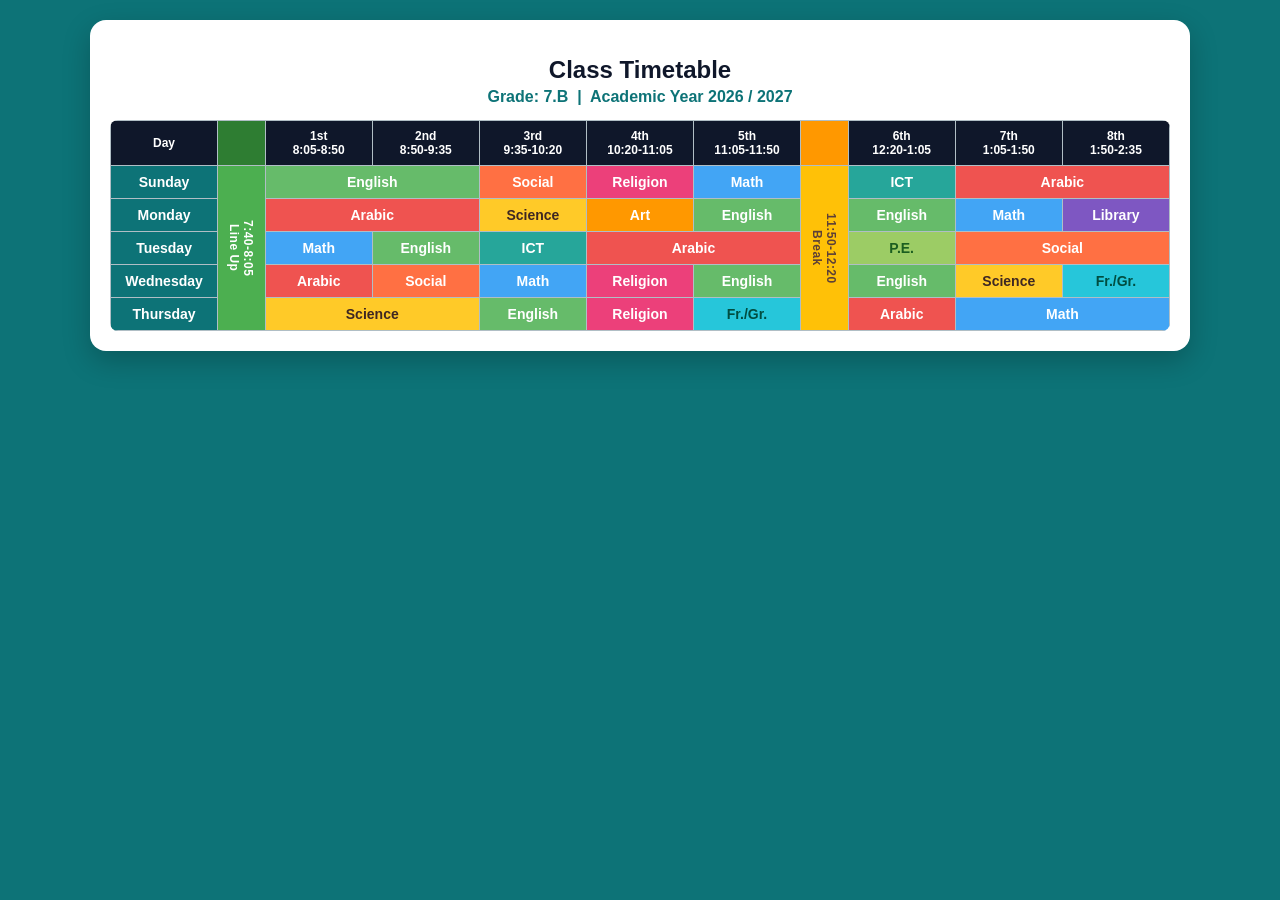
<file: Memo_G7_2027.html>
<!DOCTYPE html>
<html lang="en" dir="ltr">
<head>
<meta charset="UTF-8">
<meta name="viewport" content="width=device-width, initial-scale=1">
<title>Grade 7.B Timetable 2026/2027</title>
<style>
  * { box-sizing: border-box; }
  body {
    font-family: 'Segoe UI', Tahoma, Arial, sans-serif;
    background: #0d7377;
    margin: 0;
    padding: 20px 10px;
    display: flex;
    flex-direction: column;
    align-items: center;
    min-height: 100vh;
  }
  .container {
    background: #fff;
    border-radius: 16px;
    box-shadow: 0 10px 28px rgba(0,0,0,0.22);
    padding: 20px;
    max-width: 1100px;
    width: 100%;
  }
  h1 { text-align: center; color: #0f172a; margin-bottom: 4px; font-size: 24px; }
  h2 { text-align: center; color: #0d7377; margin-top: 0; font-size: 16px; font-weight: 600; }

  /* ===== Full table - shown on large screens ===== */
  .desktop-table { display: block; }
  .table-wrapper {
    overflow-x: auto;
    margin-top: 14px;
    border-radius: 8px;
    -webkit-overflow-scrolling: touch;
  }
  table {
    border-collapse: collapse;
    font-size: 14px;
    min-width: 820px;
    width: 100%;
    table-layout: fixed;
  }
  th, td { border: 1px solid #b0bec5; padding: 8px 5px; text-align: center; white-space: nowrap; }
  thead th {
    background: #0f172a;
    color: #fff;
    font-weight: 600;
    font-size: 12px;
  }
  col.day { width: 90px; }
  col.narrow { width: 40px; }
  col.period { width: 90px; }
  .day-col {
    background: #0d7377;
    color: #fff;
    font-weight: bold;
  }
  .break-cell {
    background: #ffc107;
    writing-mode: vertical-lr;
    text-orientation: mixed;
    font-size: 12px;
    font-weight: 700;
    color: #5d4037;
    letter-spacing: 0.04em;
  }
  .lineup-cell {
    background: #4caf50;
    writing-mode: vertical-lr;
    text-orientation: mixed;
    font-size: 12px;
    font-weight: 700;
    color: #fff;
    letter-spacing: 0.04em;
  }
  .break-col-header, .lineup-col-header { writing-mode: vertical-lr; text-orientation: mixed; font-size: 11px; }
  .break-col-header { background: #ff9800; }
  .lineup-col-header { background: #2e7d32; }
  td.subject { font-weight: 700; }

  .Arabic { background: #ef5350; color: #fff; }
  .Math { background: #42a5f5; color: #fff; }
  .English { background: #66bb6a; color: #fff; }
  .Science { background: #ffca28; color: #3e2723; }
  .Social { background: #ff7043; color: #fff; }
  .Religion { background: #ec407a; color: #fff; }
  .FrGr { background: #26c6da; color: #004d40; }
  .Art { background: #ff9800; color: #fff; }
  .ICT { background: #26a69a; color: #fff; }
  .PE { background: #9ccc65; color: #1b5e20; }
  .Library { background: #7e57c2; color: #fff; }

  /* ===== Day-by-day view - shown on mobile ===== */
  .mobile-days { display: none; margin-top: 16px; }
  .day-tabs {
    display: flex;
    flex-wrap: wrap;
    gap: 6px;
    justify-content: center;
    margin-bottom: 14px;
  }
  .day-tab {
    flex: 1 1 auto;
    min-width: 0;
    padding: 9px 10px;
    border-radius: 20px;
    background: #eee;
    color: #333;
    font-weight: 600;
    font-size: 12px;
    cursor: pointer;
    border: none;
    text-align: center;
  }
  .day-tab.active {
    background: #0d7377;
    color: #fff;
  }
  .day-panel { display: none; }
  .day-panel.active { display: block; }
  .period-row {
    display: flex;
    align-items: center;
    gap: 10px;
    padding: 10px 12px;
    border-radius: 10px;
    margin-bottom: 8px;
    border: 1px solid #e0e7ec;
  }
  .period-row.special { background: #f3f3f3; font-size: 12px; color: #777; justify-content: center; padding: 6px; }
  .period-num {
    flex: 0 0 60px;
    font-weight: 700;
    color: #0f172a;
    font-size: 13px;
    text-align: center;
  }
  .period-time { flex: 0 0 90px; font-size: 11px; color: #888; text-align: center; }
  .period-subject { flex: 1; font-weight: 700; text-align: center; padding: 6px; border-radius: 8px; }

  @media (max-width: 700px) {
    .desktop-table { display: none; }
    .mobile-days { display: block; }
  }
</style>
</head>
<body>
<div class="container">
  <h1>Class Timetable</h1>
  <h2>Grade: 7.B &nbsp;|&nbsp; Academic Year 2026 / 2027</h2>

  <!-- ===== Full table (large screens) ===== -->
  <div class="desktop-table">
    <div class="table-wrapper">
    <table>
      <colgroup>
        <col class="day"><col class="narrow">
        <col class="period"><col class="period"><col class="period"><col class="period"><col class="period">
        <col class="narrow">
        <col class="period"><col class="period"><col class="period">
      </colgroup>
      <thead>
        <tr>
          <th>Day</th>
          <th class="lineup-col-header"></th>
          <th>1st<br>8:05-8:50</th>
          <th>2nd<br>8:50-9:35</th>
          <th>3rd<br>9:35-10:20</th>
          <th>4th<br>10:20-11:05</th>
          <th>5th<br>11:05-11:50</th>
          <th class="break-col-header"></th>
          <th>6th<br>12:20-1:05</th>
          <th>7th<br>1:05-1:50</th>
          <th>8th<br>1:50-2:35</th>
        </tr>
      </thead>
      <tbody>
        <tr>
          <td class="day-col">Sunday</td>
          <td class="lineup-cell" rowspan="5">Line Up<br>7:40-8:05</td>
          <td class="subject English" colspan="2">English</td>
          <td class="subject Social">Social</td>
          <td class="subject Religion">Religion</td>
          <td class="subject Math">Math</td>
          <td class="break-cell" rowspan="5">Break<br>11:50-12:20</td>
          <td class="subject ICT">ICT</td>
          <td class="subject Arabic" colspan="2">Arabic</td>
        </tr>
        <tr>
          <td class="day-col">Monday</td>
          <td class="subject Arabic" colspan="2">Arabic</td>
          <td class="subject Science">Science</td>
          <td class="subject Art">Art</td>
          <td class="subject English">English</td>
          <td class="subject English">English</td>
          <td class="subject Math">Math</td>
          <td class="subject Library">Library</td>
        </tr>
        <tr>
          <td class="day-col">Tuesday</td>
          <td class="subject Math">Math</td>
          <td class="subject English">English</td>
          <td class="subject ICT">ICT</td>
          <td class="subject Arabic" colspan="2">Arabic</td>
          <td class="subject PE">P.E.</td>
          <td class="subject Social" colspan="2">Social</td>
        </tr>
        <tr>
          <td class="day-col">Wednesday</td>
          <td class="subject Arabic">Arabic</td>
          <td class="subject Social">Social</td>
          <td class="subject Math">Math</td>
          <td class="subject Religion">Religion</td>
          <td class="subject English">English</td>
          <td class="subject English">English</td>
          <td class="subject Science">Science</td>
          <td class="subject FrGr">Fr./Gr.</td>
        </tr>
        <tr>
          <td class="day-col">Thursday</td>
          <td class="subject Science" colspan="2">Science</td>
          <td class="subject English">English</td>
          <td class="subject Religion">Religion</td>
          <td class="subject FrGr">Fr./Gr.</td>
          <td class="subject Arabic">Arabic</td>
          <td class="subject Math" colspan="2">Math</td>
        </tr>
      </tbody>
    </table>
    </div>
  </div>

  <!-- ===== Day-by-day view (mobile) ===== -->
  <div class="mobile-days">
    <div class="day-tabs" id="dayTabs">
      <button class="day-tab active" data-day="sunday">Sunday</button>
      <button class="day-tab" data-day="monday">Monday</button>
      <button class="day-tab" data-day="tuesday">Tuesday</button>
      <button class="day-tab" data-day="wednesday">Wednesday</button>
      <button class="day-tab" data-day="thursday">Thursday</button>
    </div>

    <div class="day-panel active" id="sunday">
      <div class="period-row special">Line Up 7:40 - 8:05</div>
      <div class="period-row"><div class="period-num">1-2</div><div class="period-time">8:05-9:35</div><div class="period-subject English">English (double sessions)</div></div>
      <div class="period-row"><div class="period-num">3</div><div class="period-time">9:35-10:20</div><div class="period-subject Social">Social</div></div>
      <div class="period-row"><div class="period-num">4</div><div class="period-time">10:20-11:05</div><div class="period-subject Religion">Religion</div></div>
      <div class="period-row"><div class="period-num">5</div><div class="period-time">11:05-11:50</div><div class="period-subject Math">Math</div></div>
      <div class="period-row special">Break 11:50 - 12:20</div>
      <div class="period-row"><div class="period-num">6</div><div class="period-time">12:20-1:05</div><div class="period-subject ICT">ICT</div></div>
      <div class="period-row"><div class="period-num">7-8</div><div class="period-time">1:05-2:35</div><div class="period-subject Arabic">Arabic (double sessions)</div></div>
    </div>

    <div class="day-panel" id="monday">
      <div class="period-row special">Line Up 7:40 - 8:05</div>
      <div class="period-row"><div class="period-num">1-2</div><div class="period-time">8:05-9:35</div><div class="period-subject Arabic">Arabic (double sessions)</div></div>
      <div class="period-row"><div class="period-num">3</div><div class="period-time">9:35-10:20</div><div class="period-subject Science">Science</div></div>
      <div class="period-row"><div class="period-num">4</div><div class="period-time">10:20-11:05</div><div class="period-subject Art">Art</div></div>
      <div class="period-row"><div class="period-num">5</div><div class="period-time">11:05-11:50</div><div class="period-subject English">English</div></div>
      <div class="period-row special">Break 11:50 - 12:20</div>
      <div class="period-row"><div class="period-num">6</div><div class="period-time">12:20-1:05</div><div class="period-subject English">English</div></div>
      <div class="period-row"><div class="period-num">7</div><div class="period-time">1:05-1:50</div><div class="period-subject Math">Math</div></div>
      <div class="period-row"><div class="period-num">8</div><div class="period-time">1:50-2:35</div><div class="period-subject Library">Library</div></div>
    </div>

    <div class="day-panel" id="tuesday">
      <div class="period-row special">Line Up 7:40 - 8:05</div>
      <div class="period-row"><div class="period-num">1</div><div class="period-time">8:05-8:50</div><div class="period-subject Math">Math</div></div>
      <div class="period-row"><div class="period-num">2</div><div class="period-time">8:50-9:35</div><div class="period-subject English">English</div></div>
      <div class="period-row"><div class="period-num">3</div><div class="period-time">9:35-10:20</div><div class="period-subject ICT">ICT</div></div>
      <div class="period-row"><div class="period-num">4-5</div><div class="period-time">10:20-11:50</div><div class="period-subject Arabic">Arabic (double sessions)</div></div>
      <div class="period-row special">Break 11:50 - 12:20</div>
      <div class="period-row"><div class="period-num">6</div><div class="period-time">12:20-1:05</div><div class="period-subject PE">P.E.</div></div>
      <div class="period-row"><div class="period-num">7-8</div><div class="period-time">1:05-2:35</div><div class="period-subject Social">Social (double sessions)</div></div>
    </div>

    <div class="day-panel" id="wednesday">
      <div class="period-row special">Line Up 7:40 - 8:05</div>
      <div class="period-row"><div class="period-num">1</div><div class="period-time">8:05-8:50</div><div class="period-subject Arabic">Arabic</div></div>
      <div class="period-row"><div class="period-num">2</div><div class="period-time">8:50-9:35</div><div class="period-subject Social">Social</div></div>
      <div class="period-row"><div class="period-num">3</div><div class="period-time">9:35-10:20</div><div class="period-subject Math">Math</div></div>
      <div class="period-row"><div class="period-num">4</div><div class="period-time">10:20-11:05</div><div class="period-subject Religion">Religion</div></div>
      <div class="period-row"><div class="period-num">5</div><div class="period-time">11:05-11:50</div><div class="period-subject English">English</div></div>
      <div class="period-row special">Break 11:50 - 12:20</div>
      <div class="period-row"><div class="period-num">6</div><div class="period-time">12:20-1:05</div><div class="period-subject English">English</div></div>
      <div class="period-row"><div class="period-num">7</div><div class="period-time">1:05-1:50</div><div class="period-subject Science">Science</div></div>
      <div class="period-row"><div class="period-num">8</div><div class="period-time">1:50-2:35</div><div class="period-subject FrGr">Fr./Gr.</div></div>
    </div>

    <div class="day-panel" id="thursday">
      <div class="period-row special">Line Up 7:40 - 8:05</div>
      <div class="period-row"><div class="period-num">1-2</div><div class="period-time">8:05-9:35</div><div class="period-subject Science">Science (double sessions)</div></div>
      <div class="period-row"><div class="period-num">3</div><div class="period-time">9:35-10:20</div><div class="period-subject English">English</div></div>
      <div class="period-row"><div class="period-num">4</div><div class="period-time">10:20-11:05</div><div class="period-subject Religion">Religion</div></div>
      <div class="period-row"><div class="period-num">5</div><div class="period-time">11:05-11:50</div><div class="period-subject FrGr">Fr./Gr.</div></div>
      <div class="period-row special">Break 11:50 - 12:20</div>
      <div class="period-row"><div class="period-num">6</div><div class="period-time">12:20-1:05</div><div class="period-subject Arabic">Arabic</div></div>
      <div class="period-row"><div class="period-num">7-8</div><div class="period-time">1:05-2:35</div><div class="period-subject Math">Math (double sessions)</div></div>
    </div>
  </div>
</div>

<script>
  document.querySelectorAll('.day-tab').forEach(function(tab) {
    tab.addEventListener('click', function() {
      document.querySelectorAll('.day-tab').forEach(t => t.classList.remove('active'));
      document.querySelectorAll('.day-panel').forEach(p => p.classList.remove('active'));
      tab.classList.add('active');
      document.getElementById(tab.dataset.day).classList.add('active');
    });
  });
</script>
</body>
</html>
</file>
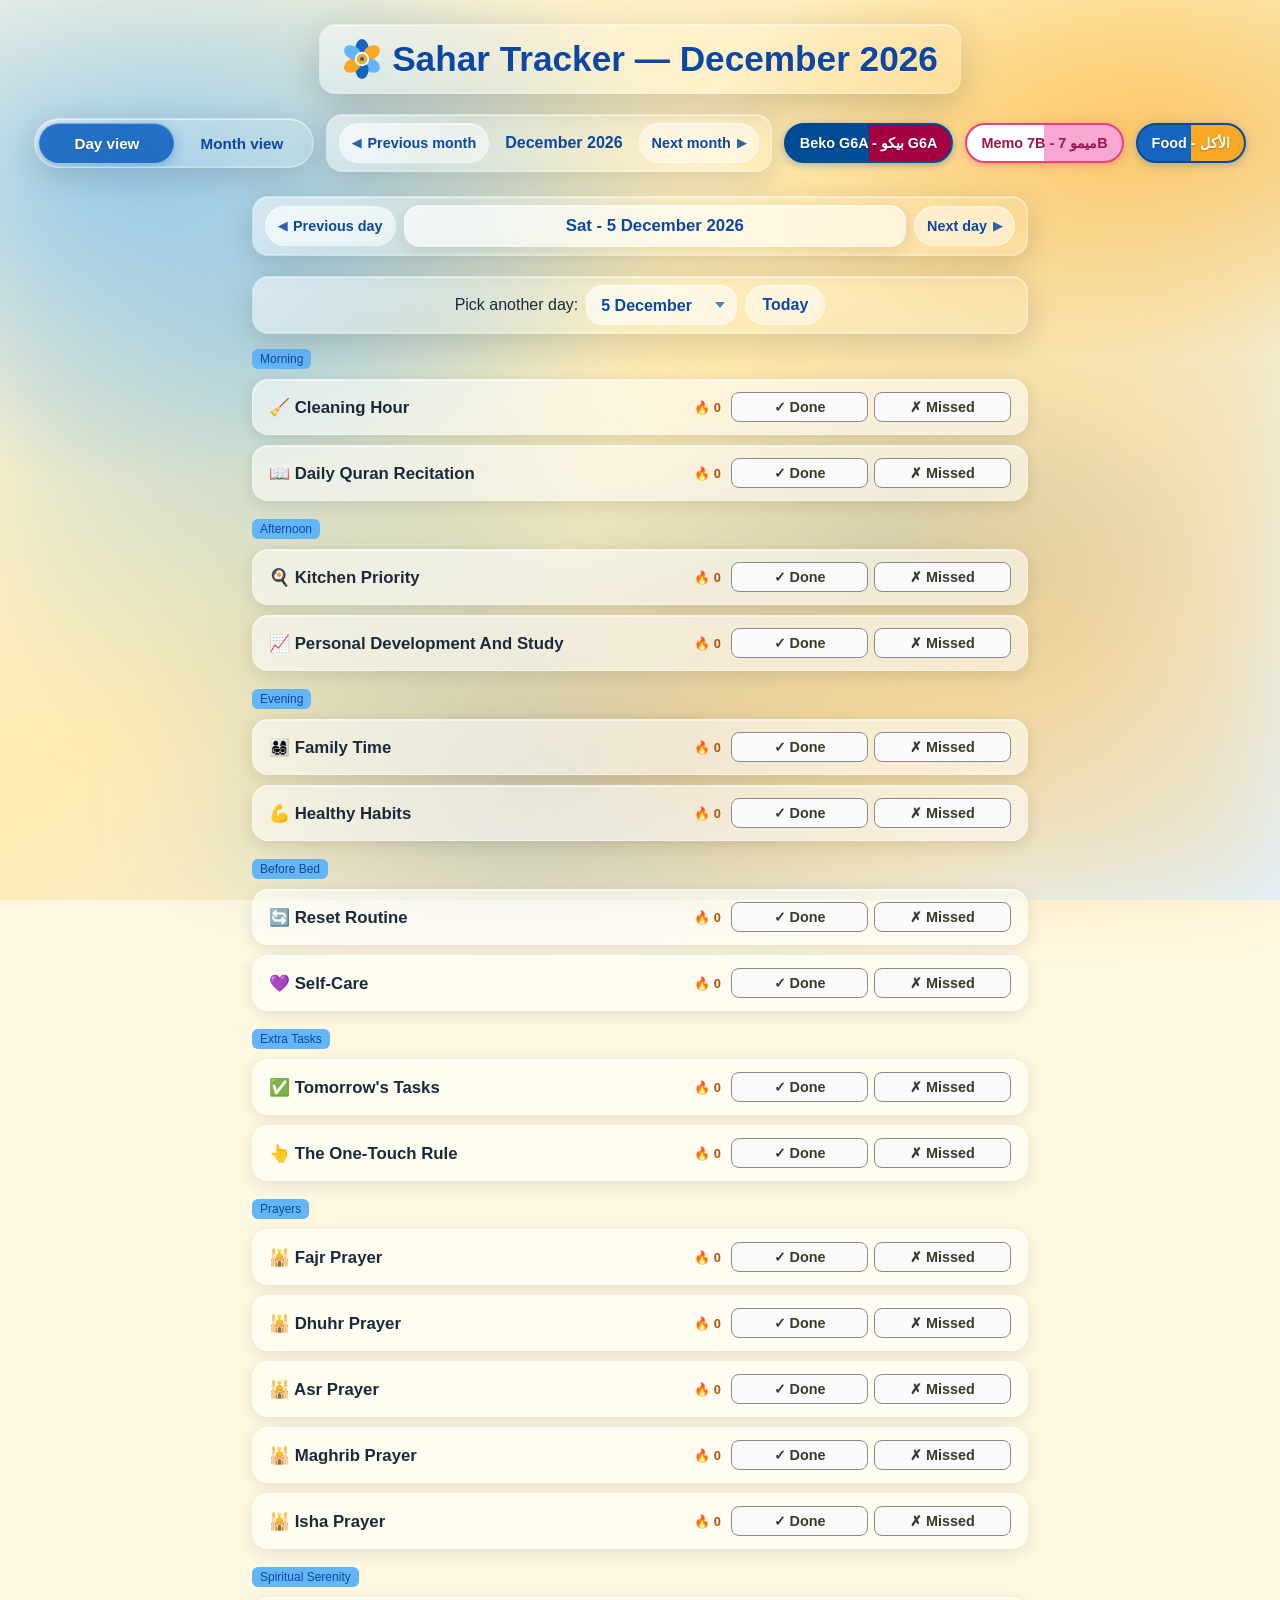
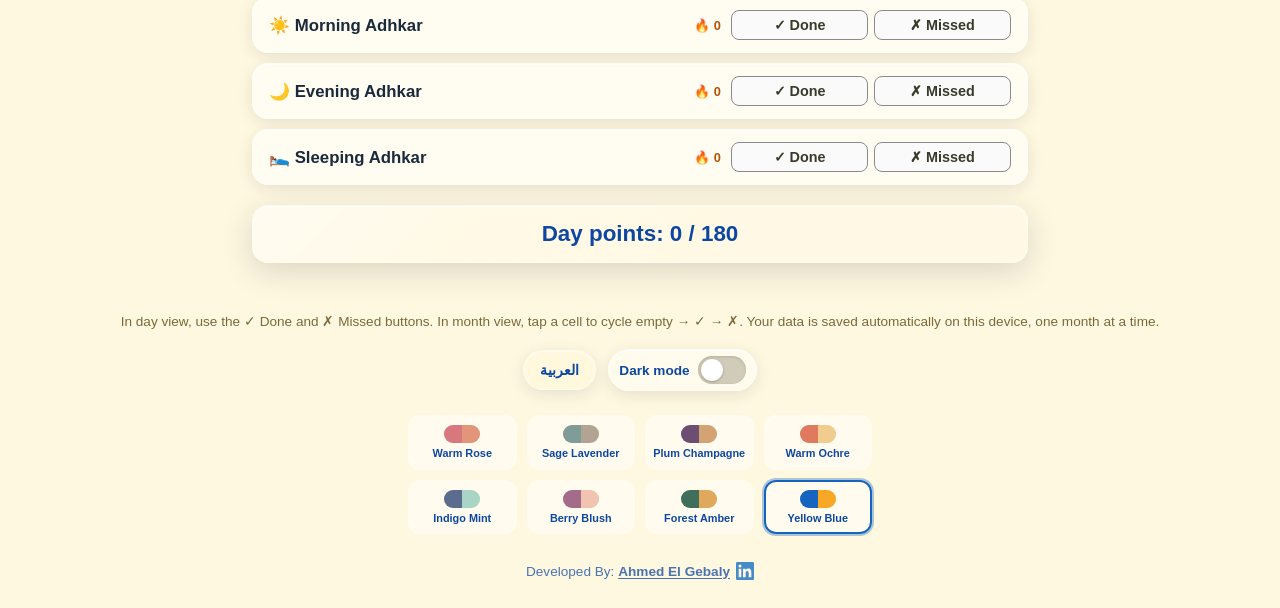
<file: sahar.html>
<!DOCTYPE html>
<html lang="en" dir="ltr">
<head>
<meta charset="UTF-8">
<meta name="viewport" content="width=device-width, initial-scale=1.0">
<title>Sahar Tracker</title>
<meta name="description" content="Sahar Monthly habit tracker — track your habits daily and monthly with Sahar. Follow progress, day and month views, and local saving for your data.">
<meta name="theme-color" content="#1565C0">

<!-- Open Graph (Facebook, WhatsApp, Telegram) -->
<meta property="og:type" content="website">
<meta property="og:site_name" content="Sahar Tracker">
<meta property="og:locale" content="en_US">
<meta property="og:title" content="Sahar Tracker">
<meta property="og:description" content="Sahar Monthly habit tracker — track your habits daily and monthly with Sahar. Follow progress, day and month views, and local saving for your data.">
<meta property="og:url" content="https://ahmedgebaly.github.io/Trackers/">
<meta property="og:image" content="https://ahmedgebaly.github.io/Trackers/og-image_Sahar.jpg">
<meta property="og:image:secure_url" content="https://ahmedgebaly.github.io/Trackers/og-image_Sahar.jpg">
<meta property="og:image:type" content="image/jpeg">
<meta property="og:image:width" content="1200">
<meta property="og:image:height" content="630">
<meta property="og:image:alt" content="Sahar Tracker">

<!-- Twitter / X Card -->
<meta name="twitter:card" content="summary_large_image">
<meta name="twitter:title" content="Sahar Tracker">
<meta name="twitter:description" content="Sahar Monthly habit tracker — track your habits daily and monthly with Sahar. Follow progress, day and month views, and local saving for your data.">
<meta name="twitter:image" content="https://ahmedgebaly.github.io/Trackers/og-image_Sahar.jpg">
<meta name="twitter:image:alt" content="Sahar Tracker">
<link rel="stylesheet" href="sahar.css">
</head>
<body>

<svg width="0" height="0" style="position:absolute" aria-hidden="true" focusable="false">
  <filter id="liquid-refract" x="0" y="0" width="100%" height="100%">
    <feTurbulence type="fractalNoise" baseFrequency="0.008 0.008"
      numOctaves="2" seed="4" result="noise" />
    <feGaussianBlur in="noise" stdDeviation="2" result="blurred" />
    <feDisplacementMap in="SourceGraphic" in2="blurred" scale="40"
      xChannelSelector="R" yChannelSelector="G" />
  </filter>
</svg>

<div class="header">
  <h1 class="app-title liquid-glass">
    <span class="app-title-badge" aria-hidden="true" title="Flower">
      <svg class="app-flower" viewBox="0 0 40 40" fill="none" xmlns="http://www.w3.org/2000/svg" aria-hidden="true">
        <!-- Petals use palette tokens so colors follow the selected theme -->
        <ellipse class="flower-petal flower-petal-a" cx="20" cy="9" rx="6.5" ry="9" />
        <ellipse class="flower-petal flower-petal-b" cx="29.5" cy="13.5" rx="6.5" ry="9" transform="rotate(60 29.5 13.5)" />
        <ellipse class="flower-petal flower-petal-c" cx="29.5" cy="26.5" rx="6.5" ry="9" transform="rotate(120 29.5 26.5)" />
        <ellipse class="flower-petal flower-petal-a" cx="20" cy="31" rx="6.5" ry="9" transform="rotate(180 20 31)" />
        <ellipse class="flower-petal flower-petal-b" cx="10.5" cy="26.5" rx="6.5" ry="9" transform="rotate(240 10.5 26.5)" />
        <ellipse class="flower-petal flower-petal-c" cx="10.5" cy="13.5" rx="6.5" ry="9" transform="rotate(300 10.5 13.5)" />
        <circle class="flower-center-ring" cx="20" cy="20" r="7.2" />
        <circle class="flower-center" cx="20" cy="20" r="5.2" />
        <circle class="flower-center-dot" cx="20" cy="20" r="2" />
      </svg>
    </span>
    <span id="appTitle">Sahar Tracker</span>
  </h1>
</div>

<div class="top-bar">
  <div class="view-toggle liquid-glass" id="viewToggle" data-mode="day" role="group" aria-label="View mode" data-i18n-aria="viewMode">
    <span class="view-toggle-pill" aria-hidden="true"></span>
    <button class="view-toggle-btn" id="showDayBtn" type="button" aria-pressed="true" data-i18n="dayView">Day view</button>
    <button class="view-toggle-btn" id="showMonthBtn" type="button" aria-pressed="false" data-i18n="monthView">Month view</button>
  </div>
  <div class="month-nav-bar liquid-glass" aria-label="Month navigation" data-i18n-aria="monthNav">
    <button type="button" id="prevMonthBtn" class="nav-step-btn" aria-label="Previous month" data-i18n-aria="prevMonth">
      <span class="nav-step-icon" aria-hidden="true">◀</span><span class="nav-step-text" data-i18n="prevMonth"> Previous month</span>
    </button>
    <span id="monthNavTitle" class="month-nav-label"></span>
    <button type="button" id="nextMonthBtn" class="nav-step-btn" aria-label="Next month" data-i18n-aria="nextMonth">
      <span class="nav-step-text" data-i18n="nextMonth">Next month </span><span class="nav-step-icon" aria-hidden="true">▶</span>
    </button>
  </div>
  <button type="button" id="timetableBekoBtn" class="theme-toggle timetable-btn" aria-label="Beko G6A" data-i18n="timetableBeko" data-i18n-aria="timetableBeko">Beko G6A - بيكو G6A</button>
  <button type="button" id="timetableMemoBtn" class="theme-toggle timetable-btn timetable-btn--memo" aria-label="Memo 7B" data-i18n="timetableMemo" data-i18n-aria="timetableMemo">Memo 7B - ميمو 7B</button>
  <button type="button" id="foodBtn" class="theme-toggle timetable-btn timetable-btn--food" aria-label="Food" data-i18n="foodLink" data-i18n-aria="foodLink">Food - الأكل</button>
  <button type="button" id="settingsBtn" class="theme-toggle liquid-glass-lite" style="display: none;" aria-label="Settings" data-i18n-aria="settings">⚙ <span data-i18n="settings">Settings</span></button>
</div>

<div class="day-view" id="dayView">
  <div class="day-view-header liquid-glass">
    <button type="button" id="prevDayBtn" class="nav-step-btn" aria-label="Previous day" data-i18n-aria="prevDay">
      <span class="nav-step-icon" aria-hidden="true">◀</span><span class="nav-step-text" data-i18n="prevDay"> Previous day</span>
    </button>
    <h2 id="dayViewTitle" class="day-date-chip liquid-glass-lite"></h2>
    <button type="button" id="nextDayBtn" class="nav-step-btn" aria-label="Next day" data-i18n-aria="nextDay">
      <span class="nav-step-text" data-i18n="nextDay">Next day </span><span class="nav-step-icon" aria-hidden="true">▶</span>
    </button>
  </div>
  <div class="day-picker-row liquid-glass">
    <label for="daySelect" data-i18n="pickDay">Pick another day:</label>
    <div class="select-wrap">
      <select id="daySelect"></select>
    </div>
    <button type="button" id="goTodayBtn" class="btn-today" data-i18n="today">Today</button>
  </div>
  <div class="day-habit-list" id="dayHabitList"></div>
  <div class="day-total liquid-glass" id="dayTotal"></div>
</div>

<div class="month-panel" id="monthPanel">
  <div class="month-heatmap-shell">
    <div class="table-legend-bar" id="tableLegendBar">
      <div class="table-legend" aria-hidden="true">
        <span><span class="legend-swatch empty"></span> <span data-i18n="unmarked">Unmarked</span></span>
        <span><span class="legend-swatch done"></span> ✓ <span data-i18n="done">Done</span></span>
        <span><span class="legend-swatch missed">✗</span> <span data-i18n="missed">Missed</span></span>
      </div>
    </div>
    <div class="table-wrap liquid-glass heatmap-glass">
      <table id="trackerTable">
        <thead>
          <tr id="headerRow" class="day-header-row"></tr>
        </thead>
        <tbody id="tableBody"></tbody>
      </table>
    </div>
  </div>

  <div class="month-summary" id="monthSummary">
    <div class="month-summary-card liquid-glass">
      <h3 data-i18n="monthlyProgress">Monthly progress by habit</h3>
      <div id="monthSummaryList"></div>
    </div>
  </div>

  <div class="weekly-section" id="weeklySection"></div>
</div>

<div class="footer-note" id="footerNote" data-i18n="footerNote">
  In day view, use the ✓ Done and ✗ Missed buttons. In month view, tap a cell to cycle empty → ✓ → ✗. Your data is saved automatically on this device, one month at a time.
</div>

<div class="theme-switch-wrap">
  <button type="button" id="langToggle" class="lang-toggle liquid-glass-lite" aria-label="Switch language">العربية</button>
  <label class="theme-switch liquid-glass-lite" for="themeToggle">
    <span class="theme-switch-label" id="themeSwitchLabel" data-i18n="darkMode">Dark mode</span>
    <input type="checkbox" id="themeToggle" role="switch" aria-checked="false">
    <span class="theme-switch-track" aria-hidden="true"></span>
  </label>
</div>

<div class="palette-picker" id="palettePicker" role="group" aria-label="Color palette" data-i18n-aria="colorPalette">
  <button type="button" class="palette-btn" data-palette="warm-rose" aria-pressed="false" data-i18n-aria="paletteWarmRose" title="Warm Rose & Earth">
    <span class="palette-swatch" aria-hidden="true"><span></span><span></span></span>
    <span data-i18n="paletteWarmRoseShort">Warm Rose</span>
  </button>
  <button type="button" class="palette-btn" data-palette="sage-lavender" aria-pressed="false" data-i18n-aria="paletteSageLavender" title="Modern Sage & Lavender">
    <span class="palette-swatch" aria-hidden="true"><span></span><span></span></span>
    <span data-i18n="paletteSageLavenderShort">Sage Lavender</span>
  </button>
  <button type="button" class="palette-btn" data-palette="plum-champagne" aria-pressed="false" data-i18n-aria="palettePlumChampagne" title="Plum & Champagne">
    <span class="palette-swatch" aria-hidden="true"><span></span><span></span></span>
    <span data-i18n="palettePlumChampagneShort">Plum Champagne</span>
  </button>
  <button type="button" class="palette-btn" data-palette="warm-ochre" aria-pressed="false" data-i18n-aria="paletteWarmOchre" title="Warm Ochre & Coral">
    <span class="palette-swatch" aria-hidden="true"><span></span><span></span></span>
    <span data-i18n="paletteWarmOchreShort">Warm Ochre</span>
  </button>
  <button type="button" class="palette-btn" data-palette="indigo-mint" aria-pressed="false" data-i18n-aria="paletteIndigoMint" title="Indigo & Soft Mint">
    <span class="palette-swatch" aria-hidden="true"><span></span><span></span></span>
    <span data-i18n="paletteIndigoMintShort">Indigo Mint</span>
  </button>
  <button type="button" class="palette-btn" data-palette="berry-blush" aria-pressed="false" data-i18n-aria="paletteBerryBlush" title="Berry & Blush">
    <span class="palette-swatch" aria-hidden="true"><span></span><span></span></span>
    <span data-i18n="paletteBerryBlushShort">Berry Blush</span>
  </button>
  <button type="button" class="palette-btn" data-palette="forest-amber" aria-pressed="false" data-i18n-aria="paletteForestAmber" title="Forest & Amber">
    <span class="palette-swatch" aria-hidden="true"><span></span><span></span></span>
    <span data-i18n="paletteForestAmberShort">Forest Amber</span>
  </button>
  <button type="button" class="palette-btn" data-palette="yellow-blue" aria-pressed="true" data-i18n-aria="paletteYellowBlue" title="Yellow & Blue">
    <span class="palette-swatch" aria-hidden="true"><span></span><span></span></span>
    <span data-i18n="paletteYellowBlueShort">Yellow Blue</span>
  </button>
</div>

<footer class="site-footer" dir="ltr">
  <span data-i18n="developedBy">Developed By:</span>
  <span class="site-footer-credit">
    <strong>
      <a href="https://www.linkedin.com/in/ahmedgebaly/" target="_blank" rel="noopener noreferrer">Ahmed El Gebaly</a>
    </strong>
    <a class="linkedin-icon" href="https://www.linkedin.com/in/ahmedgebaly/" target="_blank" rel="noopener noreferrer" aria-label="LinkedIn — Ahmed El Gebaly">
      <svg viewBox="0 0 24 24" fill="currentColor" xmlns="http://www.w3.org/2000/svg" aria-hidden="true">
        <path d="M20.45 20.45h-3.55v-5.57c0-1.33-.02-3.04-1.85-3.04-1.85 0-2.14 1.45-2.14 2.94v5.67H9.35V9h3.41v1.56h.05c.47-.9 1.64-1.85 3.37-1.85 3.6 0 4.27 2.37 4.27 5.46v6.28zM5.34 7.43a2.06 2.06 0 1 1 0-4.12 2.06 2.06 0 0 1 0 4.12zM7.12 20.45H3.56V9h3.56v11.45zM22.23 0H1.77C.79 0 0 .77 0 1.73v20.54C0 23.23.79 24 1.77 24h20.45c.98 0 1.78-.77 1.78-1.73V1.73C24 .77 23.2 0 22.23 0z"/>
      </svg>
    </a>
  </span>
</footer>

<div class="modal-overlay" id="timetableModal" role="dialog" aria-modal="true" aria-labelledby="timetableTitle">
  <div class="modal timetable-modal">
    <button type="button" class="modal-close" id="closeTimetableBtn" aria-label="Close" data-i18n-aria="close">×</button>
    <h2 id="timetableTitle">Grade 6.A Timetable 2026 / 2027</h2>
    <iframe class="timetable-frame" id="timetableFrame" title="Class Timetable" src="about:blank" loading="lazy"></iframe>
  </div>
</div>

<div class="modal-overlay" id="settingsModal" role="dialog" aria-modal="true" aria-labelledby="settingsTitle">
  <div class="modal">
    <button type="button" class="modal-close" id="closeSettingsBtn" aria-label="Close" data-i18n-aria="close">×</button>
    <h2 id="settingsTitle" data-i18n="settings">Settings</h2>

    <div class="modal-section">
      <h3 data-i18n="period">Period</h3>
      <div class="modal-row">
        <label><span data-i18n="month">Month:</span>
          <select id="monthSelect"></select>
        </label>
        <label><span data-i18n="year">Year:</span>
          <input type="number" id="yearInput" value="2026" min="2000" max="2100" style="width:90px;">
        </label>
        <button class="primary" type="button" id="loadBtn" data-i18n="load">Load</button>
        <button class="danger" type="button" id="resetBtn" data-i18n="clearMonth">Clear month data</button>
      </div>
    </div>

    <div class="modal-section">
      <h3 data-i18n="data">Data</h3>
      <div class="modal-row">
        <button type="button" id="exportBtn" data-i18n="exportJson">Export JSON</button>
        <button type="button" id="importBtn" data-i18n="importJson">Import JSON</button>
        <input type="file" id="importFile" accept=".json" style="display:none;">
      </div>
    </div>

    <div class="modal-section">
      <h3 data-i18n="habits">Habits</h3>
      <div class="habit-manager">
        <div class="row">
          <input type="text" id="newHabitName" placeholder="New habit name" data-i18n-placeholder="newHabitName" style="flex:2;min-width:120px;">
          <input type="text" id="newHabitCat" placeholder="Category (e.g. Morning)" data-i18n-placeholder="newHabitCat" style="flex:1;min-width:100px;">
          <input type="text" id="newHabitIcon" placeholder="Emoji" data-i18n-placeholder="emoji" style="width:70px;">
          <button class="primary" type="button" id="addHabitBtn" data-i18n="addHabit">Add habit</button>
        </div>
        <div class="habit-list-manage" id="habitManageList"></div>
      </div>
    </div>
  </div>
</div>

<div class="toast" id="toast" role="status" aria-live="polite"></div>
<div class="celebration-overlay" id="celebrationOverlay" aria-hidden="true">
  <div class="celebration-banner" id="celebrationBanner">🎉 Well done! 100%</div>
</div>

<script src="sahar.js"></script>
<script>
const MONTH_NAMES_EN = ["January","February","March","April","May","June","July","August","September","October","November","December"];
const MONTH_NAMES_AR = ["يناير","فبراير","مارس","أبريل","مايو","يونيو","يوليو","أغسطس","سبتمبر","أكتوبر","نوفمبر","ديسمبر"];
const DAY_NAMES_EN = ["Sun","Mon","Tue","Wed","Thu","Fri","Sat"];
const DAY_NAMES_AR = ["أحد","إثن","ثلا","أرب","خمي","جمع","سبت"];

const LANG_KEY = "sahar_lang";
let currentLang = "en";

const I18N = {
  en: {
    viewMode: "View mode",
    dayView: "Day view",
    monthView: "Month view",
    monthNav: "Month navigation",
    prevMonth: " Previous month",
    nextMonth: "Next month ",
    prevDay: " Previous day",
    nextDay: "Next day ",
    settings: "Settings",
    timetableBeko: "Beko G6A - بيكو G6A",
    timetableMemo: "Memo 7B - ميمو 7B",
    foodLink: "Food - الأكل",
    timetableTitleBeko: "Grade 6.A Timetable 2026 / 2027",
    timetableTitleMemo: "Grade 7.B Timetable 2026 / 2027",
    pickDay: "Pick another day:",
    today: "Today",
    unmarked: "Unmarked",
    done: "Done",
    missed: "Missed",
    monthlyProgress: "Monthly progress by habit",
    footerNote: "In day view, use the ✓ Done and ✗ Missed buttons. In month view, tap a cell to cycle empty → ✓ → ✗. Your data is saved automatically on this device, one month at a time.",
    darkMode: "Dark mode",
    lightMode: "Light mode",
    developedBy: "Developed By:",
    close: "Close",
    period: "Period",
    month: "Month:",
    year: "Year:",
    load: "Load",
    clearMonth: "Clear month data",
    data: "Data",
    exportJson: "Export JSON",
    importJson: "Import JSON",
    habits: "Habits",
    newHabitName: "New habit name",
    newHabitCat: "Category (e.g. Morning)",
    emoji: "Emoji",
    addHabit: "Add habit",
    habit: "Habit",
    points: "Points",
    dayPoints: "Day points:",
    monthPoints: "Month points:",
    totalPoints: "Total points:",
    weekPlan: "Week plan:",
    weekPlanPlaceholder: "Write your plan for this week...",
    daysRange: "Days",
    weekOf: "Week",
    of: "of",
    weekShort: "week",
    doneBtn: "✓ Done",
    missedBtn: "✗ Missed",
    habitName: "Habit name",
    category: "Category",
    delete: "Delete",
    deleteHabitConfirm: "Delete this habit?",
    clearMonthConfirm: "Clear this month's data?",
    monthCleared: "Month cleared",
    habitAdded: "Habit added",
    exported: "Exported",
    imported: "Imported",
    invalidFile: "Invalid file",
    saveFailed: "Could not save — storage is full",
    currentStreak: "Current streak:",
    earnedPossible: "Earned/possible:",
    ofDays: "of",
    daysWord: "days",
    switchToAr: "العربية",
    switchToEn: "English",
    switchLangAr: "التبديل إلى العربية",
    switchLangEn: "Switch to English",
    colorPalette: "Color palette",
    paletteWarmRose: "Warm Rose & Earth",
    paletteSageLavender: "Modern Sage & Lavender",
    palettePlumChampagne: "Plum & Champagne",
    paletteWarmOchre: "Warm Ochre & Coral",
    paletteIndigoMint: "Indigo & Soft Mint",
    paletteBerryBlush: "Berry & Blush",
    paletteForestAmber: "Forest & Amber",
    paletteYellowBlue: "Yellow & Blue",
    paletteWarmRoseShort: "Warm Rose",
    paletteSageLavenderShort: "Sage Lavender",
    palettePlumChampagneShort: "Plum Champagne",
    paletteWarmOchreShort: "Warm Ochre",
    paletteIndigoMintShort: "Indigo Mint",
    paletteBerryBlushShort: "Berry Blush",
    paletteForestAmberShort: "Forest Amber",
    paletteYellowBlueShort: "Yellow Blue"
  },
  ar: {
    viewMode: "وضع العرض",
    dayView: "عرض اليوم",
    monthView: "عرض الشهر",
    monthNav: "التنقل بين الأشهر",
    prevMonth: " الشهر السابق",
    nextMonth: "الشهر التالي ",
    prevDay: " اليوم السابق",
    nextDay: "اليوم التالي ",
    settings: "الإعدادات",
    timetableBeko: "Beko G6A - بيكو G6A",
    timetableMemo: "Memo 7B - ميمو 7B",
    foodLink: "الأكل - Food",
    timetableTitleBeko: "جدول الصف 6.أ 2026 / 2027",
    timetableTitleMemo: "جدول الصف 7.ب 2026 / 2027",
    pickDay: "اختر يوماً آخر:",
    today: "اليوم",
    unmarked: "بدون علامة",
    done: "تم",
    missed: "فائت",
    monthlyProgress: "التقدم الشهري حسب العادة",
    footerNote: "في عرض اليوم استخدمي أزرار ✓ تم و ✗ فائت. في عرض الشهر اضغطي على الخلية للتبديل: فارغ ← ✓ ← ✗. يتم حفظ بياناتك تلقائياً على هذا الجهاز، شهراً بشهر.",
    darkMode: "الوضع الداكن",
    lightMode: "الوضع الفاتح",
    developedBy: "تطوير:",
    close: "إغلاق",
    period: "الفترة",
    month: "الشهر:",
    year: "السنة:",
    load: "تحميل",
    clearMonth: "مسح بيانات الشهر",
    data: "البيانات",
    exportJson: "تصدير JSON",
    importJson: "استيراد JSON",
    habits: "العادات",
    newHabitName: "اسم عادة جديدة",
    newHabitCat: "التصنيف",
    emoji: "رمز",
    addHabit: "إضافة عادة",
    habit: "العادة",
    points: "النقاط",
    dayPoints: "نقاط اليوم:",
    monthPoints: "نقاط الشهر:",
    totalPoints: "مجموع النقاط:",
    weekPlan: "خطة الأسبوع:",
    weekPlanPlaceholder: "اكتبي خطتك لهذا الأسبوع...",
    daysRange: "الأيام",
    weekOf: "الأسبوع",
    of: "من",
    weekShort: "أسبوع",
    doneBtn: "✓ تم",
    missedBtn: "✗ فائت",
    habitName: "اسم العادة",
    category: "التصنيف",
    delete: "حذف",
    deleteHabitConfirm: "حذف هذه العادة؟",
    clearMonthConfirm: "مسح بيانات هذا الشهر؟",
    monthCleared: "تم مسح الشهر",
    habitAdded: "تمت إضافة العادة",
    exported: "تم التصدير",
    imported: "تم الاستيراد",
    invalidFile: "ملف غير صالح",
    saveFailed: "تعذر الحفظ — مساحة التخزين ممتلئة",
    currentStreak: "السلسلة الحالية:",
    earnedPossible: "المكتسب / الممكن:",
    ofDays: "من",
    daysWord: "أيام",
    switchToAr: "العربية",
    switchToEn: "English",
    switchLangAr: "التبديل إلى العربية",
    switchLangEn: "Switch to English",
    colorPalette: "لوحة الألوان",
    paletteWarmRose: "ورد دافئ وأرضي",
    paletteSageLavender: "مريمية وخزامى",
    palettePlumChampagne: "برقوق وشمبانيا",
    paletteWarmOchre: "مغرة ومرجاني",
    paletteIndigoMint: "نيلي ونعناع",
    paletteBerryBlush: "توت وورد",
    paletteForestAmber: "غابة وعنبر",
    paletteYellowBlue: "أصفر وأزرق",
    paletteWarmRoseShort: "ورد دافئ",
    paletteSageLavenderShort: "مريمية",
    palettePlumChampagneShort: "برقوق",
    paletteWarmOchreShort: "مغرة",
    paletteIndigoMintShort: "نيلي نعناع",
    paletteBerryBlushShort: "توت ورد",
    paletteForestAmberShort: "غابة عنبر",
    paletteYellowBlueShort: "أصفر أزرق"
  }
};

function t(key){
  return (I18N[currentLang] && I18N[currentLang][key]) || I18N.en[key] || key;
}

function monthName(month){
  return (currentLang === "ar" ? MONTH_NAMES_AR : MONTH_NAMES_EN)[month];
}

function dayName(weekday){
  return (currentLang === "ar" ? DAY_NAMES_AR : DAY_NAMES_EN)[weekday];
}

/** @deprecated use monthName — kept for populateMonthSelect rebuild */
let MONTH_NAMES = MONTH_NAMES_EN;
let DAY_NAMES = DAY_NAMES_EN;

function syncNameArrays(){
  MONTH_NAMES = currentLang === "ar" ? MONTH_NAMES_AR : MONTH_NAMES_EN;
  DAY_NAMES = currentLang === "ar" ? DAY_NAMES_AR : DAY_NAMES_EN;
}

function applyStaticI18n(){
  document.querySelectorAll("[data-i18n]").forEach(el => {
    const key = el.getAttribute("data-i18n");
    if(key) el.textContent = t(key);
  });
  document.querySelectorAll("[data-i18n-placeholder]").forEach(el => {
    const key = el.getAttribute("data-i18n-placeholder");
    if(key) el.setAttribute("placeholder", t(key));
  });
  document.querySelectorAll("[data-i18n-aria]").forEach(el => {
    const key = el.getAttribute("data-i18n-aria");
    if(key){
      const label = t(key);
      el.setAttribute("aria-label", label);
      if(el.classList.contains("palette-btn")) el.title = label;
    }
  });
  const langBtn = document.getElementById("langToggle");
  if(langBtn){
    langBtn.textContent = currentLang === "ar" ? t("switchToEn") : t("switchToAr");
    langBtn.setAttribute("aria-label", currentLang === "ar" ? t("switchLangEn") : t("switchLangAr"));
  }
}

function applyLanguage(lang, { skipRender } = {}){
  currentLang = lang === "ar" ? "ar" : "en";
  syncNameArrays();
  safeSetItem(LANG_KEY, currentLang);
  document.documentElement.lang = currentLang === "ar" ? "ar" : "en";
  document.documentElement.dir = currentLang === "ar" ? "rtl" : "ltr";
  applyStaticI18n();
  const themeInput = document.getElementById("themeToggle");
  const isDark = themeInput ? themeInput.checked : document.documentElement.classList.contains("theme-dark");
  const label = document.getElementById("themeSwitchLabel");
  if(label) label.textContent = isDark ? t("lightMode") : t("darkMode");
  populateMonthSelect();
  if(!skipRender){
    weeklyBuiltFor = null;
    renderAll();
  }
}

function initLanguage(){
  let lang = null;
  try{ lang = localStorage.getItem(LANG_KEY); }catch(e){}
  applyLanguage(lang === "ar" ? "ar" : "en", { skipRender: true });
}

const MARK_SYMBOL = {"":"", "check":"✓", "x":"✗"};
const MARK_CLASS = {"":"", "check":"mark-check", "x":"mark-x"};

function markLabel(mark){
  if(mark === "check") return t("done");
  if(mark === "x") return t("missed");
  return t("unmarked");
}

/** Display name for current language. Identity key stays habit.name (Arabic). */
function habitDisplayName(habit){
  if(!habit) return "";
  if(currentLang === "en" && habit.nameEn) return habit.nameEn;
  return habit.name || "";
}

/** Display category for current language. Identity key stays habit.cat (Arabic). */
function habitDisplayCat(habit){
  if(!habit) return "";
  if(currentLang === "en" && habit.catEn) return habit.catEn;
  return habit.cat || "";
}

function normalizeMark(mark){
  if(mark === "check") return "check";
  if(mark === "x") return "x";
  return "";
}

function habitPointValue(habit){
  return habit.points ?? 10;
}

function pointsForMark(habit, mark){
  return normalizeMark(mark) === "check" ? habitPointValue(habit) : 0;
}

function maxDayPoints(){
  return state.habits.reduce((sum, h) => sum + habitPointValue(h), 0);
}

function getDayPoints(day){
  let earnedPoints = 0;
  state.habits.forEach((h, hIdx) => {
    earnedPoints += pointsForMark(h, state.marks[`${hIdx}_${day}`] || "");
  });
  const possibleDayPoints = maxDayPoints();
  return {
    earnedPoints,
    possibleDayPoints,
    total: earnedPoints,
    max: possibleDayPoints,
    perfect: possibleDayPoints > 0 && earnedPoints >= possibleDayPoints
  };
}

function formatEarnedPossible(earned, possible){
  return toArabicDigits(`${earned} / ${possible}`);
}

function isMobileViewport(){
  return window.matchMedia("(max-width:700px)").matches;
}

/** Month heatmap/summary: earned only on mobile, earned/possible on larger screens. */
function formatMonthPointsDisplay(earned, possible){
  if(!possible || isMobileViewport()) return toArabicDigits(earned);
  return formatEarnedPossible(earned, possible);
}

/** Self-tests: earned/possible and category subtotals across Morning, Noon, Growth, Before sleep */
function runPointsSelfTests(){
  const fixtureHabits = [
    {name:"A", cat:"Morning", points:10},
    {name:"B", cat:"Noon", points:10},
    {name:"C", cat:"Growth", points:10},
    {name:"D", cat:"Before sleep", points:10},
    {name:"E", cat:"Before sleep", points:0}
  ];
  const fixtureMarks = {"0_1":"check", "1_1":"check", "2_1":"", "3_1":"check", "4_1":"check"};
  const savedHabits = state.habits;
  const savedMarks = state.marks;
  state.habits = fixtureHabits;
  state.marks = fixtureMarks;

  const possibleDayPoints = maxDayPoints();
  console.assert(possibleDayPoints === 40, "possibleDayPoints should be 40 (4×10 + 0)");

  let earnedPoints = 0;
  const byCat = {};
  fixtureHabits.forEach((h, hIdx) => {
    const pts = pointsForMark(h, fixtureMarks[`${hIdx}_1`] || "");
    earnedPoints += pts;
    byCat[h.cat] = (byCat[h.cat] || 0) + pts;
  });
  console.assert(earnedPoints === 30, "earnedPoints should be 30 (A+B+D)");
  console.assert(byCat["Morning"] === 10, "Morning subtotal");
  console.assert(byCat["Noon"] === 10, "Noon subtotal");
  console.assert(byCat["Growth"] === 0, "Growth subtotal");
  console.assert(byCat["Before sleep"] === 10, "Before sleep subtotal (D=10, E=0)");
  const catSum = Object.values(byCat).reduce((a, b) => a + b, 0);
  console.assert(catSum === earnedPoints, "category subtotals must equal day earned");

  const day = getDayPoints(1);
  console.assert(day.earnedPoints === earnedPoints && day.possibleDayPoints === possibleDayPoints,
    "getDayPoints earned/possible mismatch");

  state.habits = savedHabits;
  state.marks = savedMarks;
}

const CELEBRATION_MESSAGES = [
  "Well done! You finished the day at 100%",
  "Amazing! A perfect day",
  "Proud of you — you got everything done today",
  "Excellent! Keep this rhythm going",
  "You're today's champion",
  "A full win that deserves a celebration",
  "A perfect day — beautifully done",
  "Every habit checked off successfully",
  "This is real commitment",
  "Congrats! A day with nothing left undone",
  "Your performance today is inspiring",
  "Peak focus and follow-through",
  "You completed the mission with excellence",
  "A golden day in your record",
  "You're on the right path",
  "A small win today builds a big habit",
  "Congratulations on a complete day",
  "Today was entirely yours",
  "Strong, organized, and done",
  "Great choices and great consistency",
  "A day that earns a gold star",
  "Outstanding — a complete finish",
  "Every point you earned was deserved",
  "You finished the race all the way",
  "This discipline deserves recognition",
  "A complete day means more confidence",
  "You impressed yourself today",
  "Nothing missing... wonderful!",
  "From peak to peak",
  "Today's success starts right here",
  "You're proving what you can do",
  "Your habits thank you today",
  "A clean day with no gaps",
  "Great consistency",
  "This is what excellence looks like",
  "You closed the loop successfully",
  "A 100% result deserves a smile",
  "Today you beat procrastination",
  "Iron will showed up today",
  "Every habit got its due",
  "A day to write in bold",
  "Clear, tangible progress",
  "You're making a daily difference",
  "Blessed persistence — keep going",
  "A full day means peace of mind",
  "Strong performance through the last habit",
  "A level worth aspiring to",
  "You finished the day like a pro",
  "The joy of full completion",
  "No shortcuts — just results",
  "You're closer to your goal now",
  "A day worth applause",
  "You stayed consistent and succeeded",
  "Great management of time and energy",
  "Every box shines today",
  "A beautiful personal victory",
  "A golden day in your tracking",
  "You proved your discipline today",
  "Congrats on a total completion",
  "Strong habits start with days like this",
  "Today was your best version",
  "You're building a better you",
  "An achievement worth a moment of pride",
  "You didn't leave anything short today",
  "This is a winner's rhythm",
  "A complete day = complete confidence",
  "Awesome! Carry the same strength tomorrow",
  "Every ✓ is a small success story",
  "You closed the day on a high note",
  "Today's work lifts the mood",
  "A day without excuses",
  "This is keeping a promise to yourself",
  "You finished — you earned the celebration",
  "From the heart: very well done",
  "Another day added to your win streak",
  "Peak daily mastery",
  "Every habit done the right way",
  "You're building a winning habit",
  "Quiet, powerful success",
  "Today you showed up for yourself",
  "A full result that suits you",
  "Nothing beats 100%",
  "A complete day lights up the week",
  "Well done staying committed to the end",
  "This discipline builds the future",
  "A small joy... a big impact",
  "You finished the day with confidence",
  "You deserve this good feeling",
  "A perfect day in the achievement log",
  "Every step today was intentional",
  "Congrats on the perseverance",
  "You brightened your day with progress",
  "This is calm, serious focus",
  "A full day with nothing missing",
  "You're at your best today",
  "Great priority management",
  "Today's success fuels a better tomorrow",
  "You finished proud of what you did",
  "A day to tell with pride",
  "Warm congratulations on 100%"
];

const CELEBRATION_MESSAGES_AR = [
  "أحسنتِ — أكملتِ كل شيء اليوم",
  "يوم كامل يستحق الاحتفال",
  "فخر بكِ على إنجاز 100%",
  "انضباط رائع اليوم",
  "كل المهام تمت — مبروك",
  "يوم ذهبي في سجلكِ",
  "نجاح اليوم يبدأ من هنا",
  "أحسنتِ على إتمام اليوم كاملاً"
];

function randomCelebrationMessage(){
  const list = currentLang === "ar" ? CELEBRATION_MESSAGES_AR : CELEBRATION_MESSAGES;
  return list[Math.floor(Math.random() * list.length)];
}

const TASK_DONE_MESSAGES = [
  "Nice — habit checked off",
  "One more done — keep going",
  "Great check!",
  "Small win unlocked",
  "Habit complete — well done",
  "Checked and celebrated",
  "Progress feels good",
  "Another ✓ in the books",
  "You showed up for this one",
  "Task done — proud of you"
];

const TASK_DONE_MESSAGES_AR = [
  "أحسنتِ — مهمة مكتملة",
  "تمّت عادة أخرى — واصلي",
  "علامة رائعة!",
  "انتصار صغير تحقق",
  "مهمة مكتملة — أحسنتِ",
  "تمّت و تستحقين الاحتفال",
  "التقدّم شعور جميل",
  "✓ أخرى في سجلكِ",
  "حضرتِ لهذه المهمة",
  "مهمة منتهية — فخور بكِ"
];

function randomTaskDoneMessage(){
  const list = currentLang === "ar" ? TASK_DONE_MESSAGES_AR : TASK_DONE_MESSAGES;
  return list[Math.floor(Math.random() * list.length)];
}

function playCenteredMessage(message, options = {}){
  const emoji = options.emoji || "🎉";
  const withConfetti = options.confetti !== false;
  const encourage = !!options.encourage;
  const duration = typeof options.duration === "number" ? options.duration : 5000;
  const confettiCount = typeof options.confettiCount === "number" ? options.confettiCount : 48;
  const text = `${emoji} ${message}`;

  if(window.matchMedia('(prefers-reduced-motion: reduce)').matches){
    showToast(text);
    return;
  }
  const overlay = document.getElementById('celebrationOverlay');
  const banner = document.getElementById('celebrationBanner');
  if(!overlay || !banner) return;

  banner.textContent = text;
  banner.classList.toggle('is-encourage', encourage);
  overlay.querySelectorAll('.confetti-piece').forEach(el => el.remove());
  if(withConfetti){
    const colors = ['#1565C0','#F9A825','#64B5F6','#FFD54F','#0D47A1','#FFECB3','#42A5F5'];
    for(let i = 0; i < confettiCount; i++){
      const piece = document.createElement('span');
      piece.className = 'confetti-piece';
      piece.style.left = `${Math.random() * 100}%`;
      piece.style.background = colors[i % colors.length];
      piece.style.animationDuration = `${1.6 + Math.random() * 1.4}s`;
      piece.style.animationDelay = `${Math.random() * 0.35}s`;
      piece.style.setProperty('--drift', `${(Math.random() * 160) - 80}px`);
      piece.style.width = `${6 + Math.random() * 8}px`;
      piece.style.height = `${8 + Math.random() * 10}px`;
      overlay.appendChild(piece);
    }
  }

  banner.style.animation = 'none';
  void banner.offsetWidth;
  banner.style.animation = '';
  overlay.classList.add('is-show');
  clearTimeout(playCenteredMessage._t);
  playCenteredMessage._t = setTimeout(() => {
    overlay.classList.remove('is-show');
    overlay.querySelectorAll('.confetti-piece').forEach(el => el.remove());
  }, duration);
}

let lastCelebrationTime = 0;

function playCelebration(){
  const now = Date.now();
  const withConfetti = now - lastCelebrationTime >= 1500;
  if(withConfetti) lastCelebrationTime = now;
  playCenteredMessage(randomCelebrationMessage(), { emoji: "🎉", confetti: withConfetti, encourage: false });
}

function playTaskDoneCelebration(){
  const now = Date.now();
  const withConfetti = now - lastCelebrationTime >= 800;
  if(withConfetti) lastCelebrationTime = now;
  playCenteredMessage(randomTaskDoneMessage(), {
    emoji: "✨",
    confetti: withConfetti,
    confettiCount: 16,
    duration: 1800,
    encourage: false
  });
}

function celebrateOnMarkChange(day, prevMark, nextMark, wasPerfect){
  if(nextMark !== "check" || prevMark === "check") return;
  if(!wasPerfect && getDayPoints(day).perfect){
    playCelebration();
    return;
  }
  playTaskDoneCelebration();
}

const HALF_X_ENCOURAGEMENT_MESSAGES = [
  "It's okay — tomorrow is a fresh chance",
  "You're still on the path; keep going",
  "A hard day doesn't erase your progress",
  "Take a breath… and gently start again",
  "Every attempt brings you closer to your habit",
  "Falling short today doesn't mean failure",
  "Well done for facing what wasn't finished",
  "Tomorrow you can complete more",
  "Being kind to yourself is part of discipline",
  "A small step tomorrow can make a difference"
];

const HALF_X_ENCOURAGEMENT_MESSAGES_AR = [
  "لا بأس — الغد فرصة جديدة",
  "ما زلتِ على الطريق؛ واصلي",
  "يوم صعب لا يمحو تقدّمكِ",
  "خذي نفساً… وابدئي بلطف من جديد",
  "كل محاولة تقرّبكِ من عادتكِ",
  "التقصير اليوم لا يعني الفشل",
  "أحسنتِ على مواجهة ما لم يكتمل",
  "غداً يمكنكِ إنجاز المزيد",
  "اللطف مع نفسكِ جزء من الانضباط",
  "خطوة صغيرة غداً تصنع فرقاً"
];

function randomHalfXMessage(){
  const list = currentLang === "ar" ? HALF_X_ENCOURAGEMENT_MESSAGES_AR : HALF_X_ENCOURAGEMENT_MESSAGES;
  return list[Math.floor(Math.random() * list.length)];
}

function dayXRatio(day){
  let scored = 0;
  let xCount = 0;
  state.habits.forEach((h, hIdx) => {
    if(habitPointValue(h) <= 0) return;
    scored++;
    if(normalizeMark(state.marks[`${hIdx}_${day}`] || "") === "x") xCount++;
  });
  if(!scored) return 0;
  return xCount / scored;
}

function encourageIfHalfX(day, wasAtLeastHalf){
  if(wasAtLeastHalf) return;
  if(dayXRatio(day) >= 0.5){
    playCenteredMessage(randomHalfXMessage(), { emoji: "💛", confetti: false, encourage: true });
  }
}

function syncHabitPointsFromDefaults(habits){
  const byName = {};
  DEFAULT_HABITS.forEach(h => {
    if(Object.prototype.hasOwnProperty.call(h, "points")) byName[h.name] = h.points;
  });
  habits.forEach(h => {
    if(Object.prototype.hasOwnProperty.call(byName, h.name)) h.points = byName[h.name];
  });
  return habits;
}

function habitHasMarks(marks, hIdx){
  return Object.keys(marks || {}).some(k => {
    const hi = parseInt(k.split("_")[0], 10);
    return hi === hIdx && normalizeMark(marks[k]);
  });
}

/** Merge DEFAULT_HABITS into a saved month: add new tasks, keep deleted tasks that already have marks. */
function mergeHabitsWithDefaults(savedHabits, savedMarks){
  const marks = savedMarks || {};
  const saved = Array.isArray(savedHabits) ? savedHabits : [];
  if(!saved.length){
    return {
      habits: JSON.parse(JSON.stringify(DEFAULT_HABITS)),
      marks
    };
  }

  const savedByName = new Map(saved.map((h, i) => [h.name, { habit: h, oldIdx: i }]));
  const nextHabits = [];
  const oldToNew = {};

  DEFAULT_HABITS.forEach(def => {
    const found = savedByName.get(def.name);
    if(found){
      oldToNew[found.oldIdx] = nextHabits.length;
      nextHabits.push({
        ...found.habit,
        cat: def.cat,
        icon: def.icon,
        nameEn: def.nameEn,
        catEn: def.catEn,
        ...(Object.prototype.hasOwnProperty.call(def, "points") ? { points: def.points } : {})
      });
      savedByName.delete(def.name);
    } else {
      nextHabits.push(JSON.parse(JSON.stringify(def)));
    }
  });

  saved.forEach((h, oldIdx) => {
    if(!savedByName.has(h.name)) return;
    if(!habitHasMarks(marks, oldIdx)) return;
    oldToNew[oldIdx] = nextHabits.length;
    nextHabits.push(h);
  });

  const nextMarks = {};
  Object.keys(marks).forEach(k => {
    const [hi, day] = k.split("_");
    const newIdx = oldToNew[parseInt(hi, 10)];
    if(newIdx == null) return;
    nextMarks[`${newIdx}_${day}`] = marks[k];
  });

  return {
    habits: syncHabitPointsFromDefaults(nextHabits),
    marks: nextMarks
  };
}

let state = {
  habits: JSON.parse(JSON.stringify(DEFAULT_HABITS)),
  marks: {},
  weekly: {},
  longestStreaks: {}
};

let currentDay = new Date().getDate();
let viewMode = "day";
let weeklyBuiltFor = null;

const VIEW_MODE_KEY = "sahar_view_mode";
const THEME_KEY = "sahar_theme";
const PALETTE_KEY = "sahar_palette";
const PALETTE_IDS = ["warm-rose","sage-lavender","plum-champagne","warm-ochre","indigo-mint","berry-blush","forest-amber","yellow-blue"];
const PALETTE_PRIMARY = {
  "warm-rose": "#D9777F",
  "sage-lavender": "#7F9C96",
  "plum-champagne": "#6B4E71",
  "warm-ochre": "#E07A5F",
  "indigo-mint": "#5B6C8F",
  "berry-blush": "#A56B8A",
  "forest-amber": "#3F6F5A",
  "yellow-blue": "#1565C0"
};
const PALETTE_I18N_ARIA = {
  "warm-rose": "paletteWarmRose",
  "sage-lavender": "paletteSageLavender",
  "plum-champagne": "palettePlumChampagne",
  "warm-ochre": "paletteWarmOchre",
  "indigo-mint": "paletteIndigoMint",
  "berry-blush": "paletteBerryBlush",
  "forest-amber": "paletteForestAmber",
  "yellow-blue": "paletteYellowBlue"
};
let currentPalette = "yellow-blue";

function applyPalette(id){
  const palette = PALETTE_IDS.includes(id) ? id : "yellow-blue";
  currentPalette = palette;
  document.documentElement.dataset.palette = palette;
  safeSetItem(PALETTE_KEY, palette);
  document.querySelectorAll(".palette-btn").forEach(btn => {
    const active = btn.dataset.palette === palette;
    btn.setAttribute("aria-pressed", active ? "true" : "false");
    const ariaKey = PALETTE_I18N_ARIA[btn.dataset.palette];
    if(ariaKey){
      btn.setAttribute("aria-label", t(ariaKey));
      btn.title = t(ariaKey);
    }
  });
  const meta = document.querySelector('meta[name="theme-color"]');
  if(meta) meta.setAttribute("content", PALETTE_PRIMARY[palette] || PALETTE_PRIMARY["yellow-blue"]);
  if(viewMode === "month"){
    renderTable();
    renderMonthSummary();
    updateWeeklyPoints();
  }
}

function initPalette(){
  let saved = null;
  try{ saved = localStorage.getItem(PALETTE_KEY); }catch(e){}
  applyPalette(PALETTE_IDS.includes(saved) ? saved : "yellow-blue");
}

function applyTheme(theme){
  const isDark = theme === "dark";
  document.documentElement.classList.toggle("theme-dark", isDark);
  safeSetItem(THEME_KEY, isDark ? "dark" : "light");
  const input = document.getElementById("themeToggle");
  if(input){
    input.checked = isDark;
    input.setAttribute("aria-checked", isDark ? "true" : "false");
  }
  const label = document.getElementById("themeSwitchLabel");
  if(label) label.textContent = isDark ? t("lightMode") : t("darkMode");
  // Refresh month heatmap so sticky/legend paints pick up theme tokens
  if(viewMode === "month"){
    renderTable();
    renderMonthSummary();
    updateWeeklyPoints();
  }
}

function initTheme(){
  let theme = null;
  try{ theme = localStorage.getItem(THEME_KEY); }catch(e){}
  if(theme !== "dark" && theme !== "light"){
    theme = window.matchMedia("(prefers-color-scheme: dark)").matches ? "dark" : "light";
  }
  applyTheme(theme);
}

function storageKey(year, month){
  return `sahar_tracker_${year}_${String(month+1).padStart(2,'0')}`;
}

function daysInMonth(year, month){
  return new Date(year, month+1, 0).getDate();
}

function ensureLongestStreaks(){
  if(!state.longestStreaks || typeof state.longestStreaks !== "object"){
    state.longestStreaks = {};
  }
}

function habitStreakKey(habit){
  return habit?.name || "";
}

function getMarksSnapshot(year, month){
  const cur = getCurrentYearMonth();
  if(year === cur.year && month === cur.month){
    return { marks: state.marks, habits: state.habits };
  }
  const raw = localStorage.getItem(storageKey(year, month));
  if(!raw) return { marks: {}, habits: [] };
  try{
    const parsed = JSON.parse(raw);
    return { marks: parsed.marks || {}, habits: parsed.habits || [] };
  }catch(e){
    return { marks: {}, habits: [] };
  }
}

function isHabitCheckedOn(habitName, year, month, day){
  const { marks, habits } = getMarksSnapshot(year, month);
  const hIdx = habits.findIndex(h => h.name === habitName);
  if(hIdx < 0) return false;
  return normalizeMark(marks[`${hIdx}_${day}`] || "") === "check";
}

/** Consecutive completes walking backward from today; resets on any miss. */
function getCurrentStreak(hIdx){
  const habit = state.habits[hIdx];
  if(!habit) return 0;
  const name = habit.name;
  const now = new Date();
  let y = now.getFullYear();
  let m = now.getMonth();
  let d = now.getDate();
  let streak = 0;
  for(let i = 0; i < 400; i++){
    if(!isHabitCheckedOn(name, y, m, d)) break;
    streak++;
    d -= 1;
    if(d < 1){
      m -= 1;
      if(m < 0){ m = 11; y -= 1; }
      d = daysInMonth(y, m);
    }
  }
  return streak;
}

function getLongestStreakInMonth(hIdx){
  const {year, month} = getCurrentYearMonth();
  const nDays = daysInMonth(year, month);
  let longest = 0;
  let run = 0;
  for(let d = 1; d <= nDays; d++){
    if(normalizeMark(state.marks[`${hIdx}_${d}`] || "") === "check"){
      run++;
      if(run > longest) longest = run;
    } else {
      run = 0;
    }
  }
  return longest;
}

function updateLongestStreak(hIdx){
  ensureLongestStreaks();
  const habit = state.habits[hIdx];
  if(!habit) return;
  const key = habitStreakKey(habit);
  const stored = state.longestStreaks[key] || 0;
  state.longestStreaks[key] = Math.max(stored, getCurrentStreak(hIdx), getLongestStreakInMonth(hIdx));
}

function getPersistedLongestStreak(hIdx){
  ensureLongestStreaks();
  const habit = state.habits[hIdx];
  if(!habit) return 0;
  const key = habitStreakKey(habit);
  return Math.max(state.longestStreaks[key] || 0, getLongestStreakInMonth(hIdx), getCurrentStreak(hIdx));
}

function streakBadgeHtml(hIdx){
  const n = getCurrentStreak(hIdx);
  return `<span class="habit-streak" title="${t("currentStreak")} ${toArabicDigits(n)}">🔥 ${toArabicDigits(n)}</span>`;
}

function runStreakSelfTests(){
  const savedHabits = state.habits;
  const savedMarks = state.marks;
  const savedLongest = state.longestStreaks;
  state.habits = [{name:"Streak test", cat:"Morning", points:10}];
  state.marks = {
    "0_1":"check", "0_2":"check", "0_3":"",
    "0_4":"check", "0_5":"check", "0_6":"check"
  };
  state.longestStreaks = {};
  console.assert(getLongestStreakInMonth(0) === 3, "longest month streak should be 3");
  state.habits = savedHabits;
  state.marks = savedMarks;
  state.longestStreaks = savedLongest;
}

function getCurrentYearMonth(){
  const year = parseInt(document.getElementById('yearInput').value, 10);
  const month = parseInt(document.getElementById('monthSelect').value, 10);
  return {year, month};
}

function setYearMonth(year, month, day){
  while(month < 0){ month += 12; year -= 1; }
  while(month > 11){ month -= 12; year += 1; }
  document.getElementById('yearInput').value = year;
  document.getElementById('monthSelect').value = month;
  const nDays = daysInMonth(year, month);
  if(day != null) currentDay = day;
  if(currentDay > nDays) currentDay = nDays;
  if(currentDay < 1) currentDay = 1;
  loadState();
}

function shiftMonth(delta){
  const {year, month} = getCurrentYearMonth();
  let y = year;
  let m = month + delta;
  while(m < 0){ m += 12; y -= 1; }
  while(m > 11){ m -= 12; y += 1; }
  const now = new Date();
  const day = (viewMode === "day" && y === now.getFullYear() && m === now.getMonth())
    ? now.getDate()
    : 1;
  setYearMonth(y, m, day);
}

function showToast(msg){
  const el = document.getElementById('toast');
  el.textContent = msg;
  el.classList.add('is-show');
  clearTimeout(showToast._t);
  showToast._t = setTimeout(() => el.classList.remove('is-show'), 2200);
}

function escapeAttr(str){
  return String(str ?? "")
    .replace(/&/g, "&amp;")
    .replace(/"/g, "&quot;")
    .replace(/</g, "&lt;")
    .replace(/>/g, "&gt;");
}

function toArabicDigits(value){
  return String(value);
}

function getWeekOfYear(date){
  const d = new Date(Date.UTC(date.getFullYear(), date.getMonth(), date.getDate()));
  const dayNum = d.getUTCDay() || 7;
  d.setUTCDate(d.getUTCDate() + 4 - dayNum);
  const yearStart = new Date(Date.UTC(d.getUTCFullYear(), 0, 1));
  return Math.ceil((((d - yearStart) / 86400000) + 1) / 7);
}

function deleteHabitAt(idx){
  if(!confirm(t("deleteHabitConfirm"))) return;
  state.habits.splice(idx, 1);
  const newMarks = {};
  Object.keys(state.marks).forEach(k => {
    const [hi, day] = k.split('_');
    const hiNum = parseInt(hi, 10);
    if(hiNum === idx) return;
    const newHi = hiNum > idx ? hiNum - 1 : hiNum;
    newMarks[`${newHi}_${day}`] = state.marks[k];
  });
  state.marks = newMarks;
  saveState();
  renderAll();
}

function loadState(){
  const {year, month} = getCurrentYearMonth();
  const raw = localStorage.getItem(storageKey(year, month));
  let shouldPersistMerge = false;
  if(raw){
    try{
      const parsed = JSON.parse(raw);
      const merged = mergeHabitsWithDefaults(parsed.habits, parsed.marks);
      state.habits = merged.habits;
      state.marks = merged.marks;
      state.weekly = parsed.weekly || {};
      state.longestStreaks = parsed.longestStreaks || {};
      shouldPersistMerge =
        JSON.stringify(parsed.habits || []) !== JSON.stringify(merged.habits) ||
        JSON.stringify(parsed.marks || {}) !== JSON.stringify(merged.marks);
    }catch(e){
      state = {habits: JSON.parse(JSON.stringify(DEFAULT_HABITS)), marks:{}, weekly:{}, longestStreaks:{}};
    }
  } else {
    state = {habits: JSON.parse(JSON.stringify(DEFAULT_HABITS)), marks:{}, weekly:{}, longestStreaks:{}};
  }
  ensureLongestStreaks();
  weeklyBuiltFor = null;
  if(shouldPersistMerge) saveState();
  renderAll();
}

function safeSetItem(key, value){
  try{
    localStorage.setItem(key, value);
    return true;
  }catch(err){
    console.error(err);
    showToast(t("saveFailed"));
    return false;
  }
}

function saveState(){
  const {year, month} = getCurrentYearMonth();
  safeSetItem(storageKey(year, month), JSON.stringify(state));
}

function renderAll(){
  updateAppTitle();
  if(viewMode === "month"){
    renderTable();
    renderWeekly(false);
    renderMonthSummary();
  } else {
    renderDayView();
  }
  renderHabitManageList();
}

function updateAppTitle(){
  const {year, month} = getCurrentYearMonth();
  const label = `${MONTH_NAMES[month]} ${toArabicDigits(year)}`;
  const title = document.getElementById('appTitle');
  if(title){
    title.textContent = `Sahar Tracker — ${label}`;
  }
  const monthNav = document.getElementById('monthNavTitle');
  if(monthNav) monthNav.textContent = label;
}

function setViewMode(mode){
  viewMode = mode === "month" ? "month" : "day";
  safeSetItem(VIEW_MODE_KEY, viewMode);
  const isDay = viewMode === "day";
  document.getElementById('dayView').classList.toggle('is-visible', isDay);
  document.getElementById('monthPanel').classList.toggle('is-visible', !isDay);
  document.getElementById('monthSummary').classList.toggle('is-visible', !isDay);
  document.getElementById('weeklySection').classList.toggle('is-visible', !isDay);
  const viewToggle = document.getElementById('viewToggle');
  if(viewToggle) viewToggle.dataset.mode = viewMode;
  const dayBtn = document.getElementById('showDayBtn');
  const monthBtn = document.getElementById('showMonthBtn');
  if(dayBtn) dayBtn.setAttribute('aria-pressed', isDay ? 'true' : 'false');
  if(monthBtn) monthBtn.setAttribute('aria-pressed', isDay ? 'false' : 'true');
  if(isDay){
    renderDayView();
  } else {
    renderTable();
    renderWeekly(true);
    renderMonthSummary();
  }
}

function getSavedViewMode(){
  try{
    const saved = localStorage.getItem(VIEW_MODE_KEY);
    if(saved === "month" || saved === "day") return saved;
  }catch(e){}
  return "day";
}

function applyMarkToCell(td, key, mark){
  mark = normalizeMark(mark);
  const heatClass = mark === "check" ? "heat-done" : (mark === "x" ? "heat-missed" : "heat-empty");
  td.className = `day-cell ${heatClass}`;
  if(td.dataset.friday === "1") td.classList.add('friday-col');
  if(td.classList.contains('today-col') || td.dataset.today === "1"){
    td.classList.add('today-col');
  }
  td.textContent = MARK_SYMBOL[mark] || "";
  const hIdx = parseInt(key.split('_')[0], 10);
  const day = parseInt(key.split('_')[1], 10);
  // Theme colors come from CSS (var(--green) / dark overrides) — clear any stale inline fill
  td.style.backgroundColor = "";
  const habitName = habitDisplayName(state.habits[hIdx]) || t("habit");
  const {year, month} = getCurrentYearMonth();
  const status = markLabel(mark);
  const dateLabel = `${toArabicDigits(day)} ${MONTH_NAMES[month]}`;
  const tip = `${habitName} — ${dateLabel}: ${status}`;
  td.setAttribute('aria-label', tip);
  td.title = tip;
}

function cycleMark(key, td){
  const day = parseInt(key.split('_')[1], 10);
  const hIdx = parseInt(key.split('_')[0], 10);
  const wasPerfect = getDayPoints(day).perfect;
  const wasAtLeastHalfX = dayXRatio(day) >= 0.5;
  const current = normalizeMark(state.marks[key] || "");
  const next = current === "" ? "check" : (current === "check" ? "x" : "");
  state.marks[key] = next;
  applyMarkToCell(td, key, next);
  const habitRow = td.closest('tr');
  if(habitRow){
    habitRow.querySelectorAll('td.day-cell[data-key]').forEach(cell => {
      const cellKey = cell.dataset.key;
      applyMarkToCell(cell, cellKey, state.marks[cellKey] || "");
    });
  }
  updateLongestStreak(hIdx);
  saveState();
  updatePointsRow();
  updateWeeklyPoints();
  if(viewMode === "month"){
    renderMonthSummary();
    const habit = state.habits[hIdx];
    const habitCell = td.closest('tr')?.querySelector('.habit-cell');
    if(habit && habitCell){
      habitCell.innerHTML = `${habit.icon||""} ${habitDisplayName(habit)} ${streakBadgeHtml(hIdx)}`.trim();
    }
  }
  celebrateOnMarkChange(day, current, next, wasPerfect);
  encourageIfHalfX(day, wasAtLeastHalfX);
}

function updatePointsRow(){
  const row = document.getElementById('pointsRow');
  if(!row) return;
  const possibleDayPoints = maxDayPoints();
  const cells = row.querySelectorAll('td[data-day]');
  cells.forEach(td => {
    const d = parseInt(td.dataset.day, 10);
    let earnedPoints = 0;
    state.habits.forEach((h, hIdx) => {
      earnedPoints += pointsForMark(h, state.marks[`${hIdx}_${d}`] || "");
    });
    td.textContent = formatMonthPointsDisplay(earnedPoints, possibleDayPoints);
    td.title = `${t("earnedPossible")} ${earnedPoints} / ${possibleDayPoints}`;
  });
}

function layoutMonthLegend(){
  const bar = document.getElementById('tableLegendBar');
  if(!bar) return;
  // Keep legend truly centered in the heatmap shell (no habit-column offset).
  bar.style.paddingInlineStart = "";
  bar.style.paddingInlineEnd = "";
}

function scrollMonthTableToToday(){
  const wrap = document.querySelector('.table-wrap.heatmap-glass');
  const todayTh = wrap?.querySelector('thead tr.day-header-row th.today-col');
  const habitTh = wrap?.querySelector('thead tr.day-header-row th.habit-col');
  if(!wrap || !todayTh || !habitTh) return;

  // LTR: today's left flush with habit right. RTL: today's right flush with habit left.
  const isRtl = document.documentElement.dir === "rtl";
  const align = () => {
    const habitRect = habitTh.getBoundingClientRect();
    const todayRect = todayTh.getBoundingClientRect();
    const habitEdge = isRtl ? habitRect.left : habitRect.right;
    const todayEdge = isRtl ? todayRect.right : todayRect.left;
    const delta = todayEdge - habitEdge;
    if(Math.abs(delta) > 0.5) wrap.scrollBy({left: delta, behavior: 'auto'});
    // Second pass after sticky/layout settles
    requestAnimationFrame(() => {
      const habitRect2 = habitTh.getBoundingClientRect();
      const todayRect2 = todayTh.getBoundingClientRect();
      const habitEdge2 = isRtl ? habitRect2.left : habitRect2.right;
      const todayEdge2 = isRtl ? todayRect2.right : todayRect2.left;
      const delta2 = todayEdge2 - habitEdge2;
      if(Math.abs(delta2) > 0.5) wrap.scrollBy({left: delta2, behavior: 'auto'});
      layoutMonthLegend();
    });
  };
  requestAnimationFrame(() => requestAnimationFrame(align));
}

function renderTable(){
  const {year, month} = getCurrentYearMonth();
  const nDays = daysInMonth(year, month);
  const now = new Date();
  const todayDay = (now.getFullYear() === year && now.getMonth() === month) ? now.getDate() : -1;
  const headerRow = document.getElementById('headerRow');
  const tbody = document.getElementById('tableBody');
  headerRow.innerHTML = "";
  tbody.innerHTML = "";

  const thHabit = document.createElement('th');
  thHabit.textContent = t("habit");
  thHabit.className = "habit-col";
  headerRow.appendChild(thHabit);

  for(let d = 1; d <= nDays; d++){
    const th = document.createElement('th');
    const weekday = new Date(year, month, d).getDay();
    th.innerHTML = `<span class="day-name">${DAY_NAMES[weekday]}</span><span class="day-num">${toArabicDigits(d)}</span>`;
    if(weekday === 5) th.classList.add('friday-col');
    if(d === todayDay) th.classList.add('today-col');
    headerRow.appendChild(th);
  }

  let lastCat = null;
  state.habits.forEach((habit, hIdx) => {
    const catKey = habit.cat || "—";
    if(catKey !== lastCat){
      lastCat = catKey;
      const groupTr = document.createElement('tr');
      groupTr.className = "cat-group-row";
      const tdLabel = document.createElement('td');
      tdLabel.className = "habit-cell cat-group-label";
      tdLabel.textContent = habitDisplayCat(habit) || "—";
      groupTr.appendChild(tdLabel);
      const tdSpan = document.createElement('td');
      tdSpan.className = "cat-group-span";
      tdSpan.colSpan = nDays;
      tdSpan.setAttribute('aria-hidden', 'true');
      groupTr.appendChild(tdSpan);
      tbody.appendChild(groupTr);
    }

    const tr = document.createElement('tr');
    const tdHabit = document.createElement('td');
    tdHabit.className = "habit-cell";
    tdHabit.innerHTML = `${habit.icon||""} ${habitDisplayName(habit)} ${streakBadgeHtml(hIdx)}`.trim();
    tr.appendChild(tdHabit);

    for(let d = 1; d <= nDays; d++){
      const td = document.createElement('td');
      td.className = "day-cell";
      td.tabIndex = 0;
      td.setAttribute('role', 'button');
      const key = `${hIdx}_${d}`;
      const mark = state.marks[key] || "";
      if(new Date(year, month, d).getDay() === 5){
        td.classList.add('friday-col');
        td.dataset.friday = "1";
      }
      if(d === todayDay){
        td.classList.add('today-col');
        td.dataset.today = "1";
      }
      applyMarkToCell(td, key, mark);
      td.dataset.key = key;
      td.addEventListener('click', () => cycleMark(key, td));
      td.addEventListener('keydown', (e) => {
        if(e.key === 'Enter' || e.key === ' '){
          e.preventDefault();
          cycleMark(key, td);
        }
      });
      tr.appendChild(td);
    }
    tbody.appendChild(tr);
  });

  const pointsRow = document.createElement('tr');
  pointsRow.className = "points-row";
  pointsRow.id = "pointsRow";
  const tdLabel = document.createElement('td');
  tdLabel.className = "habit-cell";
  tdLabel.textContent = t("points");
  pointsRow.appendChild(tdLabel);
  const possibleDayPoints = maxDayPoints();
  for(let d = 1; d <= nDays; d++){
    const td = document.createElement('td');
    td.dataset.day = d;
    let earnedPoints = 0;
    state.habits.forEach((h, hIdx) => {
      earnedPoints += pointsForMark(h, state.marks[`${hIdx}_${d}`] || "");
    });
    td.textContent = formatMonthPointsDisplay(earnedPoints, possibleDayPoints);
    td.title = `${t("earnedPossible")} ${earnedPoints} / ${possibleDayPoints}`;
    if(new Date(year, month, d).getDay() === 5) td.classList.add('friday-col');
    if(d === todayDay) td.classList.add('today-col');
    pointsRow.appendChild(td);
  }
  tbody.appendChild(pointsRow);

  if(todayDay > 0){
    scrollMonthTableToToday();
  } else {
    requestAnimationFrame(() => requestAnimationFrame(layoutMonthLegend));
  }
}

function updateWeeklyPoints(){
  const {year, month} = getCurrentYearMonth();
  const nDays = daysInMonth(year, month);
  const nWeeks = Math.ceil(nDays / 7);
  for(let w = 0; w < nWeeks; w++){
    const startDay = w*7 + 1;
    const endDay = Math.min(nDays, startDay + 6);
    let weekPoints = 0;
    for(let d = startDay; d <= endDay; d++){
      state.habits.forEach((h, hIdx) => {
        weekPoints += pointsForMark(h, state.marks[`${hIdx}_${d}`] || "");
      });
    }
    const badge = document.querySelector(`[data-week-points="${w}"]`);
    if(badge) badge.textContent = `${t("totalPoints")} ${toArabicDigits(weekPoints)}`;
  }
}

function renderWeekly(forceRebuild){
  const {year, month} = getCurrentYearMonth();
  const nDays = daysInMonth(year, month);
  const nWeeks = Math.ceil(nDays / 7);
  const key = `${year}-${month}-${nWeeks}`;
  const section = document.getElementById('weeklySection');

  if(!forceRebuild && weeklyBuiltFor === key && section.children.length === nWeeks){
    updateWeeklyPoints();
    return;
  }

  const active = document.activeElement;
  const activeWeek = active && active.dataset && active.dataset.week;
  const activePos = active && active.tagName === 'TEXTAREA' ? active.selectionStart : null;

  section.innerHTML = "";
  for(let w = 0; w < nWeeks; w++){
    const startDay = w*7 + 1;
    const endDay = Math.min(nDays, startDay + 6);
    let weekPoints = 0;
    for(let d = startDay; d <= endDay; d++){
      state.habits.forEach((h, hIdx) => {
        weekPoints += pointsForMark(h, state.marks[`${hIdx}_${d}`] || "");
      });
    }
    const monthWeek = w + 1;
    const yearWeek = getWeekOfYear(new Date(year, month, startDay));
    const card = document.createElement('div');
    card.className = "weekly-card liquid-glass-lite";
    card.innerHTML = `
      <h3>
        ${t("daysRange")} ${toArabicDigits(startDay)}–${toArabicDigits(endDay)}
        <span class="week-numbers">${t("weekOf")} ${toArabicDigits(monthWeek)} ${t("of")} ${MONTH_NAMES[month]} — ${t("weekShort")} ${toArabicDigits(yearWeek)} ${t("of")} ${toArabicDigits(year)}</span>
      </h3>
      <div class="week-points"><span data-week-points="${w}">${t("totalPoints")} ${toArabicDigits(weekPoints)}</span></div>
      <label style="display:block;margin-top:10px;font-weight:bold;">${t("weekPlan")}</label>
      <textarea data-week="${w}" placeholder="${t("weekPlanPlaceholder")}"></textarea>
    `;
    const ta = card.querySelector('textarea');
    ta.value = state.weekly[w] || "";
    ta.addEventListener('input', () => {
      state.weekly[ta.dataset.week] = ta.value;
      saveState();
    });
    section.appendChild(card);
  }
  weeklyBuiltFor = key;

  if(activeWeek != null){
    const ta = section.querySelector(`textarea[data-week="${activeWeek}"]`);
    if(ta){
      ta.focus();
      if(activePos != null) ta.setSelectionRange(activePos, activePos);
    }
  }
}

function populateDaySelect(year, month, nDays){
  const sel = document.getElementById('daySelect');
  sel.innerHTML = "";
  for(let d = 1; d <= nDays; d++){
    const opt = document.createElement('option');
    opt.value = d;
    opt.textContent = `${toArabicDigits(d)} ${MONTH_NAMES[month]}`;
    if(d === currentDay) opt.selected = true;
    sel.appendChild(opt);
  }
}

function populateMonthSelect(){
  const sel = document.getElementById('monthSelect');
  const prev = sel.value;
  sel.innerHTML = "";
  MONTH_NAMES.forEach((name, idx) => {
    const opt = document.createElement('option');
    opt.value = idx;
    opt.textContent = name;
    sel.appendChild(opt);
  });
  if(prev !== "") sel.value = prev;
}

function goToToday(){
  const now = new Date();
  document.getElementById('monthSelect').value = now.getMonth();
  document.getElementById('yearInput').value = now.getFullYear();
  currentDay = now.getDate();
  loadState();
  setViewMode('day');
}

function initApp(){
  const now = new Date();
  document.getElementById('monthSelect').value = now.getMonth();
  document.getElementById('yearInput').value = now.getFullYear();
  currentDay = now.getDate();
  loadState();
  setViewMode(getSavedViewMode());
  const monthWrap = document.querySelector('.table-wrap.heatmap-glass');
  if(monthWrap && !monthWrap.dataset.legendBound){
    monthWrap.dataset.legendBound = "1";
  }
  window.addEventListener('resize', layoutMonthLegend);
}

function openTimetable(src, titleKey){
  const frame = document.getElementById('timetableFrame');
  const titleEl = document.getElementById('timetableTitle');
  if(titleEl) titleEl.textContent = t(titleKey);
  if(frame){
    frame.title = t(titleKey);
    if(frame.getAttribute('src') !== src){
      frame.src = src;
    }
  }
  document.getElementById('timetableModal').classList.add('is-open');
}
function closeTimetable(){
  document.getElementById('timetableModal').classList.remove('is-open');
}

function openSettings(){
  document.getElementById('settingsModal').classList.add('is-open');
  renderHabitManageList();
}

function closeSettings(){
  document.getElementById('settingsModal').classList.remove('is-open');
}

function renderHabitManageList(){
  const list = document.getElementById('habitManageList');
  if(!list) return;
  list.innerHTML = "";
  state.habits.forEach((habit, hIdx) => {
    const nameField = currentLang === "en" ? "nameEn" : "name";
    const catField = currentLang === "en" ? "catEn" : "cat";
    const nameVal = currentLang === "en" ? (habit.nameEn || habit.name || "") : (habit.name || "");
    const catVal = currentLang === "en" ? (habit.catEn || habit.cat || "") : (habit.cat || "");
    const item = document.createElement('div');
    item.className = "habit-manage-item";
    item.innerHTML = `
      <input type="text" class="icon-input" data-field="icon" data-idx="${hIdx}" value="${escapeAttr(habit.icon||"")}" title="${t("emoji")}">
      <input type="text" data-field="${nameField}" data-idx="${hIdx}" value="${escapeAttr(nameVal)}" placeholder="${t("habitName")}">
      <input type="text" data-field="${catField}" data-idx="${hIdx}" value="${escapeAttr(catVal)}" placeholder="${t("category")}" style="flex:0.8;">
      <button type="button" class="danger" data-del="${hIdx}">${t("delete")}</button>
    `;
    list.appendChild(item);
  });

  list.querySelectorAll('input[data-field]').forEach(input => {
    input.addEventListener('change', () => {
      const idx = parseInt(input.dataset.idx, 10);
      const field = input.dataset.field;
      if(!state.habits[idx] || !field) return;
      state.habits[idx][field] = input.value.trim();
      saveState();
      renderAll();
    });
  });

  list.querySelectorAll('[data-del]').forEach(btn => {
    btn.addEventListener('click', () => {
      deleteHabitAt(parseInt(btn.dataset.del, 10));
    });
  });
}

function renderDayView(){
  const {year, month} = getCurrentYearMonth();
  const nDays = daysInMonth(year, month);
  if(currentDay > nDays) currentDay = nDays;
  if(currentDay < 1) currentDay = 1;

  const weekday = new Date(year, month, currentDay).getDay();
  document.getElementById('dayViewTitle').textContent =
    `${DAY_NAMES[weekday]} - ${toArabicDigits(currentDay)} ${MONTH_NAMES[month]} ${toArabicDigits(year)}`;
  populateDaySelect(year, month, nDays);

  const list = document.getElementById('dayHabitList');
  list.innerHTML = "";
  let earnedPoints = 0;
  const possibleDayPoints = maxDayPoints();

  let lastCat = null;
  state.habits.forEach((habit, hIdx) => {
    const catKey = habit.cat || "";
    if(catKey && catKey !== lastCat){
      lastCat = catKey;
      const catLabel = document.createElement('div');
      catLabel.className = "day-habit-cat";
      catLabel.style.alignSelf = "flex-start";
      catLabel.style.marginTop = hIdx === 0 ? "0" : "8px";
      catLabel.textContent = habitDisplayCat(habit);
      list.appendChild(catLabel);
    }

    const key = `${hIdx}_${currentDay}`;
    const mark = normalizeMark(state.marks[key] || "");
    earnedPoints += pointsForMark(habit, mark);

    const item = document.createElement('div');
    item.className = "day-habit-item liquid-glass-lite" + (mark === "check" ? " is-complete" : "");
    item.innerHTML = `
      <span class="day-habit-name">${habit.icon||""} ${habitDisplayName(habit)}</span>
      ${streakBadgeHtml(hIdx)}
      <div class="day-toggle-group">
        <button type="button" class="day-toggle-btn ${mark==='check'?'active-check':''}" data-key="${key}" data-mark="check" aria-pressed="${mark==='check'}">${t("doneBtn")}</button>
        <button type="button" class="day-toggle-btn ${mark==='x'?'active-x':''}" data-key="${key}" data-mark="x" aria-pressed="${mark==='x'}">${t("missedBtn")}</button>
      </div>
    `;
    list.appendChild(item);
  });

  list.querySelectorAll('.day-toggle-btn').forEach(btn => {
    btn.addEventListener('click', () => {
      const key = btn.dataset.key;
      const newMark = btn.dataset.mark;
      const parts = key.split('_');
      const hIdx = parseInt(parts[0], 10);
      const day = parseInt(parts[1], 10);
      const wasPerfect = getDayPoints(day).perfect;
      const wasAtLeastHalfX = dayXRatio(day) >= 0.5;
      const current = normalizeMark(state.marks[key] || "");
      const next = current === newMark ? "" : newMark;
      state.marks[key] = next;
      updateLongestStreak(hIdx);
      saveState();
      celebrateOnMarkChange(day, current, next, wasPerfect);
      encourageIfHalfX(day, wasAtLeastHalfX);
      renderDayView();
    });
  });

  document.getElementById('dayTotal').textContent = possibleDayPoints
    ? `${t("dayPoints")} ${formatEarnedPossible(earnedPoints, possibleDayPoints)}`
    : `${t("dayPoints")} ${toArabicDigits(earnedPoints)}`;
}

function renderMonthSummary(){
  const {year, month} = getCurrentYearMonth();
  const nDays = daysInMonth(year, month);
  const list = document.getElementById('monthSummaryList');
  list.innerHTML = "";

  state.habits.forEach((habit, hIdx) => {
    let doneCount = 0;
    for(let d = 1; d <= nDays; d++){
      if((state.marks[`${hIdx}_${d}`] || "") === "check") doneCount++;
    }
    const pct = Math.round((doneCount / nDays) * 100);
    const row = document.createElement('div');
    row.className = "habit-progress-row";
    row.innerHTML = `
      <span class="habit-progress-name">${habit.icon||""} ${habitDisplayName(habit)}</span>
      <div class="habit-progress-bar-wrap" title="${toArabicDigits(doneCount)} ${t("ofDays")} ${toArabicDigits(nDays)} ${t("daysWord")} (${toArabicDigits(pct)}%)">
        <div class="habit-progress-bar" style="width:${pct}%;" role="progressbar" aria-valuenow="${pct}" aria-valuemin="0" aria-valuemax="100"></div>
      </div>
      <span class="habit-progress-pct">${toArabicDigits(`${doneCount} / ${nDays}`)}</span>
      <span class="habit-progress-pct-box">${toArabicDigits(pct)}%</span>
      ${streakBadgeHtml(hIdx)}
    `;
    list.appendChild(row);
  });

  let earnedMonthPoints = 0;
  for(let d = 1; d <= nDays; d++){
    state.habits.forEach((h, hIdx) => {
      earnedMonthPoints += pointsForMark(h, state.marks[`${hIdx}_${d}`] || "");
    });
  }
  const possibleMonthPoints = maxDayPoints() * nDays;
  const totalRow = document.createElement('div');
  totalRow.style.marginTop = "15px";
  totalRow.style.fontWeight = "bold";
  totalRow.style.fontSize = "1.1rem";
  totalRow.textContent = possibleMonthPoints && !isMobileViewport()
    ? `${t("monthPoints")} ${formatEarnedPossible(earnedMonthPoints, possibleMonthPoints)}`
    : `${t("monthPoints")} ${toArabicDigits(earnedMonthPoints)}`;
  list.appendChild(totalRow);
}

document.getElementById('loadBtn').addEventListener('click', loadState);
document.getElementById('monthSelect').addEventListener('change', () => {
  loadState();
  if(viewMode === "day") renderDayView();
});
document.getElementById('yearInput').addEventListener('change', () => {
  loadState();
  if(viewMode === "day") renderDayView();
});

document.getElementById('resetBtn').addEventListener('click', () => {
  if(confirm(t("clearMonthConfirm"))){
    const {year, month} = getCurrentYearMonth();
    localStorage.removeItem(storageKey(year, month));
    loadState();
    showToast(t("monthCleared"));
  }
});

document.getElementById('addHabitBtn').addEventListener('click', () => {
  const name = document.getElementById('newHabitName').value.trim();
  const cat = document.getElementById('newHabitCat').value.trim();
  const icon = document.getElementById('newHabitIcon').value.trim();
  if(!name) return;
  state.habits.push({ name, nameEn: name, cat, catEn: cat, icon });
  document.getElementById('newHabitName').value = "";
  document.getElementById('newHabitCat').value = "";
  document.getElementById('newHabitIcon').value = "";
  saveState();
  renderAll();
  showToast(t("habitAdded"));
});

document.getElementById('exportBtn').addEventListener('click', () => {
  const {year, month} = getCurrentYearMonth();
  const blob = new Blob([JSON.stringify(state, null, 2)], {type:'application/json'});
  const url = URL.createObjectURL(blob);
  const a = document.createElement('a');
  a.href = url;
  a.download = `tracker_${year}_${String(month+1).padStart(2,'0')}.json`;
  a.click();
  URL.revokeObjectURL(url);
  showToast(t("exported"));
});

document.getElementById('importBtn').addEventListener('click', () => {
  document.getElementById('importFile').click();
});

document.getElementById('importFile').addEventListener('change', (e) => {
  const file = e.target.files[0];
  if(!file) return;
  const reader = new FileReader();
  reader.onload = (ev) => {
    try{
      const parsed = JSON.parse(ev.target.result);
      state = {
        habits: syncHabitPointsFromDefaults(parsed.habits || JSON.parse(JSON.stringify(DEFAULT_HABITS))),
        marks: parsed.marks || {},
        weekly: parsed.weekly || {},
        longestStreaks: parsed.longestStreaks || {}
      };
      weeklyBuiltFor = null;
      saveState();
      renderAll();
      showToast(t("imported"));
    }catch(err){
      alert(t("invalidFile"));
    }
  };
  reader.readAsText(file);
  e.target.value = "";
});

document.getElementById('timetableBekoBtn').addEventListener('click', () => openTimetable('Beko_G6_2027.html', 'timetableTitleBeko'));
document.getElementById('timetableMemoBtn').addEventListener('click', () => openTimetable('Memo_G7_2027.html', 'timetableTitleMemo'));
document.getElementById('foodBtn').addEventListener('click', () => { window.location.href = 'food.html'; });
document.getElementById('closeTimetableBtn').addEventListener('click', closeTimetable);
document.getElementById('timetableModal').addEventListener('click', (e) => {
  if(e.target.id === 'timetableModal') closeTimetable();
});
document.getElementById('settingsBtn').addEventListener('click', openSettings);
document.getElementById('closeSettingsBtn').addEventListener('click', closeSettings);
document.getElementById('settingsModal').addEventListener('click', (e) => {
  if(e.target.id === 'settingsModal') closeSettings();
});
document.addEventListener('keydown', (e) => {
  if(e.key === 'Escape'){
    closeTimetable();
    closeSettings();
  }
});

document.getElementById('showDayBtn').addEventListener('click', () => setViewMode('day'));
document.getElementById('showMonthBtn').addEventListener('click', () => setViewMode('month'));
document.getElementById('prevMonthBtn').addEventListener('click', () => shiftMonth(-1));
document.getElementById('nextMonthBtn').addEventListener('click', () => shiftMonth(1));
document.getElementById('prevDayBtn').addEventListener('click', () => {
  currentDay -= 1;
  if(currentDay < 1){
    const {year, month} = getCurrentYearMonth();
    let y = year, m = month - 1;
    if(m < 0){ m = 11; y -= 1; }
    setYearMonth(y, m, daysInMonth(y, m));
    return;
  }
  renderDayView();
});
document.getElementById('nextDayBtn').addEventListener('click', () => {
  const {year, month} = getCurrentYearMonth();
  currentDay += 1;
  if(currentDay > daysInMonth(year, month)){
    let y = year, m = month + 1;
    if(m > 11){ m = 0; y += 1; }
    setYearMonth(y, m, 1);
    return;
  }
  renderDayView();
});
document.getElementById('daySelect').addEventListener('change', (e) => {
  currentDay = parseInt(e.target.value, 10);
  renderDayView();
});
document.getElementById('goTodayBtn').addEventListener('click', goToToday);
document.getElementById('themeToggle').addEventListener('change', (e) => {
  applyTheme(e.target.checked ? 'dark' : 'light');
});
document.getElementById('langToggle').addEventListener('click', () => {
  applyLanguage(currentLang === "ar" ? "en" : "ar");
});
document.getElementById('palettePicker').addEventListener('click', (e) => {
  const btn = e.target.closest('.palette-btn');
  if(!btn || !btn.dataset.palette) return;
  applyPalette(btn.dataset.palette);
});

populateMonthSelect();
runPointsSelfTests();
runStreakSelfTests();
initLanguage();
initPalette();
initTheme();
initApp();
</script>

</body>
</html>
</file>
<file: food.css>
:root {
  --sahar-blue: #1565C0;
  --sahar-blue-deep: #0D47A1;
  --sahar-yellow: #F9A825;
  --sahar-yellow-soft: #FFD54F;
  --cuisine-all: #607D8B;
  --cuisine-egyptian: #C62828;
  --cuisine-gulf: #00897B;
  --cuisine-levantine: #6A1B9A;
  --cuisine-world: #1565C0;
  --surface: #ffffff;
  --surface-alt: #f5f9fc;
  --text: #0d2744;
  --text-muted: #5a6f86;
  --border: rgba(21, 101, 192, 0.18);
  --shadow: 0 8px 28px rgba(13, 71, 161, 0.12);
  --radius: 12px;
  --radius-lg: 16px;
  --space-sm: 8px;
  --space-md: 12px;
  --space-lg: 16px;
  --space-xl: 24px;
  --touch-min: 44px;
}

* {
  box-sizing: border-box;
}

html {
  overflow-x: hidden;
}

body {
  margin: 0;
  min-height: 100vh;
  font-family: "Segoe UI", Tahoma, sans-serif;
  color: var(--text);
  background-color: #e8f1fb;
  background-image:
    radial-gradient(ellipse 70% 55% at 15% 10%, rgba(255, 213, 79, 0.35), transparent 55%),
    radial-gradient(ellipse 65% 50% at 90% 20%, rgba(21, 101, 192, 0.18), transparent 50%),
    linear-gradient(160deg, #e8f1fb 0%, #f7fbff 48%, #fff8e7 100%);
  background-attachment: fixed;
}

a {
  color: var(--sahar-blue);
}

.page {
  width: 100%;
  max-width: 1100px;
  margin: 0 auto;
  padding: var(--space-xl) var(--space-lg) 48px;
}

.top-nav {
  display: flex;
  align-items: center;
  justify-content: space-between;
  gap: var(--space-md);
  margin-bottom: var(--space-xl);
}

.back-link {
  display: inline-flex;
  align-items: center;
  gap: 6px;
  min-height: var(--touch-min);
  padding: 8px 14px;
  border-radius: 999px;
  text-decoration: none;
  font-weight: 600;
  color: #fff;
  background: linear-gradient(145deg, var(--sahar-blue) 0%, var(--sahar-blue-deep) 100%);
  box-shadow: 0 2px 8px rgba(21, 101, 192, 0.35);
}

.back-link:hover,
.back-link:focus-visible {
  filter: brightness(1.06);
  outline: none;
}

.hero {
  text-align: center;
  margin-bottom: var(--space-xl);
}

.hero h1 {
  margin: 0 0 var(--space-sm);
  font-size: clamp(1.6rem, 4vw, 2.2rem);
  color: var(--sahar-blue-deep);
}

.hero p {
  margin: 0;
  color: var(--text-muted);
  font-size: 1rem;
}

.filters {
  background: rgba(255, 255, 255, 0.82);
  border: 1px solid var(--border);
  border-radius: var(--radius-lg);
  box-shadow: var(--shadow);
  padding: var(--space-lg);
  margin-bottom: var(--space-xl);
  backdrop-filter: blur(10px);
}

.filters-grid {
  display: grid;
  grid-template-columns: 1.4fr 1fr 1fr 1fr;
  gap: var(--space-md);
}

.field {
  display: flex;
  flex-direction: column;
  gap: 6px;
}

.field label {
  font-size: 0.85rem;
  font-weight: 600;
  color: var(--text-muted);
}

.field input,
.field select {
  min-height: var(--touch-min);
  border: 1px solid var(--border);
  border-radius: var(--radius);
  padding: 10px 12px;
  font: inherit;
  color: var(--text);
  background: var(--surface);
}

.field input:focus-visible,
.field select:focus-visible,
.cuisine-chip:focus-visible {
  outline: 2px solid var(--sahar-blue);
  outline-offset: 2px;
}

.cuisine-row {
  margin-top: var(--space-lg);
}

.cuisine-row > span {
  display: block;
  font-size: 0.85rem;
  font-weight: 600;
  color: var(--text-muted);
  margin-bottom: var(--space-sm);
}

.cuisine-chips {
  display: flex;
  flex-wrap: wrap;
  gap: var(--space-sm);
}

.cuisine-chip {
  min-height: 40px;
  padding: 8px 14px;
  border-radius: 999px;
  border: 2px solid var(--border);
  background: var(--surface);
  color: var(--text);
  font: inherit;
  font-weight: 600;
  cursor: pointer;
}

.cuisine-chip--all {
  border-color: var(--cuisine-all);
  color: var(--cuisine-all);
  background: rgba(96, 125, 139, 0.1);
}

.cuisine-chip--egyptian {
  border-color: var(--cuisine-egyptian);
  color: var(--cuisine-egyptian);
  background: rgba(198, 40, 40, 0.1);
}

.cuisine-chip--gulf {
  border-color: var(--cuisine-gulf);
  color: var(--cuisine-gulf);
  background: rgba(0, 137, 123, 0.1);
}

.cuisine-chip--levantine {
  border-color: var(--cuisine-levantine);
  color: var(--cuisine-levantine);
  background: rgba(106, 27, 154, 0.1);
}

.cuisine-chip--world {
  border-color: var(--cuisine-world);
  color: var(--cuisine-world);
  background: rgba(21, 101, 192, 0.1);
}

.cuisine-chip--all[aria-pressed="true"] {
  background: var(--cuisine-all);
  border-color: var(--cuisine-all);
  color: #fff;
}

.cuisine-chip--egyptian[aria-pressed="true"] {
  background: var(--cuisine-egyptian);
  border-color: var(--cuisine-egyptian);
  color: #fff;
}

.cuisine-chip--gulf[aria-pressed="true"] {
  background: var(--cuisine-gulf);
  border-color: var(--cuisine-gulf);
  color: #fff;
}

.cuisine-chip--levantine[aria-pressed="true"] {
  background: var(--cuisine-levantine);
  border-color: var(--cuisine-levantine);
  color: #fff;
}

.cuisine-chip--world[aria-pressed="true"] {
  background: var(--cuisine-world);
  border-color: var(--cuisine-world);
  color: #fff;
}

.search-actions {
  margin-top: var(--space-lg);
  display: flex;
  justify-content: flex-start;
}

.search-btn {
  min-height: var(--touch-min);
  min-width: 140px;
  padding: 10px 28px;
  border: none;
  border-radius: 999px;
  font: inherit;
  font-weight: 700;
  font-size: 1.05rem;
  cursor: pointer;
  color: #fff;
  background: linear-gradient(145deg, var(--sahar-blue) 0%, var(--sahar-blue-deep) 100%);
  box-shadow: 0 2px 10px rgba(21, 101, 192, 0.35);
}

.search-btn:hover {
  filter: brightness(1.06);
}

.search-btn:active {
  transform: scale(0.97);
}

.search-btn:focus-visible {
  outline: 2px solid var(--sahar-yellow);
  outline-offset: 2px;
}

.results-meta {
  display: flex;
  align-items: center;
  justify-content: space-between;
  gap: var(--space-md);
  margin-bottom: var(--space-md);
  color: var(--text-muted);
  font-weight: 600;
}

.results {
  display: grid;
  grid-template-columns: repeat(3, 1fr);
  gap: var(--space-lg);
}

.dish-card {
  background: rgba(255, 255, 255, 0.9);
  border: 1px solid var(--border);
  border-radius: var(--radius-lg);
  box-shadow: var(--shadow);
  padding: var(--space-lg);
  display: flex;
  flex-direction: column;
  gap: var(--space-md);
  min-height: 100%;
}

.dish-card-head {
  display: flex;
  flex-wrap: wrap;
  align-items: flex-start;
  justify-content: space-between;
  gap: var(--space-sm);
}

.dish-name-row {
  display: flex;
  align-items: center;
  gap: 8px;
  flex-wrap: wrap;
}

.dish-name {
  margin: 0;
  font-size: 1.15rem;
  color: var(--sahar-blue-deep);
  line-height: 1.35;
}

.dish-name-link {
  color: inherit;
  text-decoration: underline;
  text-decoration-thickness: 1.5px;
  text-underline-offset: 3px;
  cursor: pointer;
}

.dish-name-link:hover,
.dish-name-link:focus-visible {
  color: var(--sahar-blue);
  outline: none;
}

.youtube-btn {
  display: inline-flex;
  align-items: center;
  justify-content: center;
  width: 36px;
  height: 36px;
  flex-shrink: 0;
  border-radius: 50%;
  color: #fff;
  background: #FF0000;
  box-shadow: 0 2px 6px rgba(255, 0, 0, 0.35);
  text-decoration: none;
}

.youtube-btn:hover,
.youtube-btn:focus-visible {
  filter: brightness(1.08);
  outline: 2px solid #FF0000;
  outline-offset: 2px;
}

.youtube-icon {
  width: 20px;
  height: 20px;
  display: block;
}

.dish-name-en {
  margin: 4px 0 0;
  font-size: 0.9rem;
  color: var(--text-muted);
}

.dish-name-link--en {
  color: var(--sahar-blue);
  font-weight: 600;
}

.dish-en-actions {
  margin-top: auto;
  padding-top: var(--space-sm);
  display: flex;
  justify-content: flex-start;
}

.youtube-btn--en {
  width: auto;
  height: auto;
  min-height: 36px;
  padding: 6px 12px;
  border-radius: 999px;
  gap: 6px;
  font-size: 0.8rem;
  font-weight: 700;
}

.youtube-btn--en .youtube-icon {
  width: 18px;
  height: 18px;
}


.cuisine-badge {
  display: inline-flex;
  align-items: center;
  padding: 4px 10px;
  border-radius: 999px;
  font-size: 0.75rem;
  font-weight: 700;
  white-space: nowrap;
  background: rgba(96, 125, 139, 0.15);
  color: var(--cuisine-all);
}

.cuisine-badge--egyptian {
  background: rgba(198, 40, 40, 0.15);
  color: var(--cuisine-egyptian);
}

.cuisine-badge--gulf {
  background: rgba(0, 137, 123, 0.15);
  color: var(--cuisine-gulf);
}

.cuisine-badge--levantine {
  background: rgba(106, 27, 154, 0.15);
  color: var(--cuisine-levantine);
}

.cuisine-badge--world {
  background: rgba(21, 101, 192, 0.15);
  color: var(--cuisine-world);
}

.chips {
  display: flex;
  flex-wrap: wrap;
  gap: 6px;
}

.chip {
  display: inline-flex;
  align-items: center;
  padding: 4px 10px;
  border-radius: 999px;
  font-size: 0.78rem;
  font-weight: 600;
  background: var(--surface-alt);
  border: 1px solid var(--border);
  color: var(--text);
}

.chip--ease {
  background: rgba(21, 101, 192, 0.1);
  border-color: rgba(21, 101, 192, 0.25);
  color: var(--sahar-blue-deep);
}

.chip--cost {
  background: rgba(249, 168, 37, 0.18);
  border-color: rgba(249, 168, 37, 0.4);
  color: #8a5a00;
}

.chip--protein {
  background: rgba(46, 125, 50, 0.12);
  border-color: rgba(46, 125, 50, 0.28);
  color: #1b5e20;
}

.dish-meta,
.dish-section {
  margin: 0;
  font-size: 0.92rem;
  line-height: 1.55;
}

.dish-meta strong,
.dish-section strong {
  display: block;
  margin-bottom: 2px;
  font-size: 0.8rem;
  color: var(--text-muted);
}

.empty,
.status-msg {
  grid-column: 1 / -1;
  text-align: center;
  padding: 40px 16px;
  color: var(--text-muted);
  background: rgba(255, 255, 255, 0.7);
  border: 1px dashed var(--border);
  border-radius: var(--radius-lg);
}

@media (max-width: 960px) {
  .filters-grid {
    grid-template-columns: 1fr 1fr;
  }
  .results {
    grid-template-columns: repeat(2, 1fr);
  }
}

@media (max-width: 600px) {
  .page {
    padding: var(--space-lg) var(--space-md) 40px;
  }
  .filters-grid {
    grid-template-columns: 1fr;
  }
  .results {
    grid-template-columns: 1fr;
  }
  .top-nav {
    flex-direction: column;
    align-items: stretch;
  }
  .back-link {
    justify-content: center;
  }
}

@media (prefers-reduced-motion: reduce) {
  .back-link,
  .cuisine-chip {
    transition: none;
  }
}
</file>
<file: sahar.css>
:root,
  html[data-palette="yellow-blue"]{
    --gold:#F9A825;
    --green:#1565C0;
    --green-hover:#0D47A1;
    --lightgreen:#64B5F6;
    --bg1:#FFF8E1;
    --bg2:#FFECB3;
    --bg-peach:#E3F2FD;
    --bg-lavender:#BBDEFB;
    --red:#d9534f;
    --blue:#1565C0;
    --cardbg:#fffdf5;
    --text:#1a2a3a;
    --text-dark:#0D47A1;
    --border:#FDD835;
    --space-sm:8px;
    --space-md:12px;
    --space-lg:16px;
    --space-xl:24px;
    --radius:8px;
    --radius-md:12px;
    --radius-glass:16px;
    --nav-gap:12px;
    --nav-gap-sm:8px;
    --touch-min:40px;
    --lavender:#90CAF9;
    --shadow:0 4px 15px rgba(21,101,192,0.12);
    --green-glass:rgba(21,101,192,0.92);
    /* dark companions */
    --dm-gold:#FFD54F;
    --dm-green:#64B5F6;
    --dm-green-hover:#90CAF9;
    --dm-lightgreen:#90CAF9;
    --dm-bg1:#0d1520;
    --dm-bg2:#152030;
    --dm-bg-peach:#1a2838;
    --dm-bg-lavender:#1a2a40;
    --dm-blue:#64B5F6;
    --dm-cardbg:#1a2433;
    --dm-text:#e8eef5;
    --dm-text-dark:#FFF8E1;
    --dm-border:#3a4a60;
    --dm-lavender:#90CAF9;
    --dm-green-glass:rgba(100,181,246,0.55);
  }
  html[data-palette="warm-rose"]{
    --gold:#E29578;
    --green:#D9777F;
    --green-hover:#C45D66;
    --lightgreen:#83C5BE;
    --bg1:#FAF7F2;
    --bg2:#F3EDE4;
    --bg-peach:#F5E6E0;
    --bg-lavender:#E8F4F2;
    --blue:#D9777F;
    --cardbg:#FFFFFF;
    --text:#2D3142;
    --text-dark:#2D3142;
    --border:#E8C4B8;
    --lavender:#83C5BE;
    --shadow:0 4px 15px rgba(217,119,127,0.14);
    --green-glass:rgba(217,119,127,0.92);
    --dm-gold:#E8A890;
    --dm-green:#E89AA0;
    --dm-green-hover:#F0B4B8;
    --dm-lightgreen:#A3D5CF;
    --dm-bg1:#1a1618;
    --dm-bg2:#241e20;
    --dm-bg-peach:#2a2224;
    --dm-bg-lavender:#1e2424;
    --dm-blue:#E89AA0;
    --dm-cardbg:#241e20;
    --dm-text:#F5F0EB;
    --dm-text-dark:#FAF7F2;
    --dm-border:#3a3234;
    --dm-lavender:#A3D5CF;
    --dm-green-glass:rgba(232,154,160,0.55);
  }
  html[data-palette="sage-lavender"]{
    --gold:#B3A394;
    --green:#7F9C96;
    --green-hover:#6A8781;
    --lightgreen:#9B8BB4;
    --bg1:#F5F7F6;
    --bg2:#E8EEEC;
    --bg-peach:#EDE8E4;
    --bg-lavender:#E8E4F0;
    --blue:#7F9C96;
    --cardbg:#FFFFFF;
    --text:#1F2937;
    --text-dark:#1F2937;
    --border:#C5BBB0;
    --lavender:#9B8BB4;
    --shadow:0 4px 15px rgba(127,156,150,0.14);
    --green-glass:rgba(127,156,150,0.92);
    --dm-gold:#C9BBAE;
    --dm-green:#9BB5AF;
    --dm-green-hover:#B0C8C3;
    --dm-lightgreen:#B5A8C9;
    --dm-bg1:#14181a;
    --dm-bg2:#1c2224;
    --dm-bg-peach:#222428;
    --dm-bg-lavender:#1e1c28;
    --dm-blue:#9BB5AF;
    --dm-cardbg:#1c2224;
    --dm-text:#E8EEEC;
    --dm-text-dark:#F5F7F6;
    --dm-border:#2e3436;
    --dm-lavender:#B5A8C9;
    --dm-green-glass:rgba(155,181,175,0.55);
  }
  html[data-palette="plum-champagne"]{
    --gold:#D4A373;
    --green:#6B4E71;
    --green-hover:#563F5B;
    --lightgreen:#588157;
    --bg1:#FAF8F5;
    --bg2:#F0EBE3;
    --bg-peach:#F5EDE4;
    --bg-lavender:#E8E4EC;
    --blue:#6B4E71;
    --cardbg:#FFFFFF;
    --text:#1A1A2E;
    --text-dark:#1A1A2E;
    --border:#D4C4B0;
    --lavender:#588157;
    --shadow:0 4px 15px rgba(107,78,113,0.14);
    --green-glass:rgba(107,78,113,0.92);
    --dm-gold:#E0B88C;
    --dm-green:#9B7FA0;
    --dm-green-hover:#B098B4;
    --dm-lightgreen:#7A9E78;
    --dm-bg1:#14121a;
    --dm-bg2:#1c1824;
    --dm-bg-peach:#241e28;
    --dm-bg-lavender:#1a1e22;
    --dm-blue:#9B7FA0;
    --dm-cardbg:#1c1824;
    --dm-text:#F0EBE3;
    --dm-text-dark:#FAF8F5;
    --dm-border:#322c38;
    --dm-lavender:#7A9E78;
    --dm-green-glass:rgba(155,127,160,0.55);
  }
  html[data-palette="warm-ochre"]{
    --gold:#F2CC8F;
    --green:#E07A5F;
    --green-hover:#C9654A;
    --lightgreen:#81B29A;
    --bg1:#FDFBF7;
    --bg2:#F7F0E4;
    --bg-peach:#F8EDE6;
    --bg-lavender:#E6F0EB;
    --blue:#E07A5F;
    --cardbg:#FFFFFF;
    --text:#3D405B;
    --text-dark:#3D405B;
    --border:#E8D4B0;
    --lavender:#81B29A;
    --shadow:0 4px 15px rgba(224,122,95,0.14);
    --green-glass:rgba(224,122,95,0.92);
    --dm-gold:#F5D9A8;
    --dm-green:#E8957E;
    --dm-green-hover:#F0A894;
    --dm-lightgreen:#9BC4B0;
    --dm-bg1:#18161a;
    --dm-bg2:#221e24;
    --dm-bg-peach:#2a2224;
    --dm-bg-lavender:#1c2420;
    --dm-blue:#E8957E;
    --dm-cardbg:#221e24;
    --dm-text:#F7F0E4;
    --dm-text-dark:#FDFBF7;
    --dm-border:#3a3438;
    --dm-lavender:#9BC4B0;
    --dm-green-glass:rgba(232,149,126,0.55);
  }
  html[data-palette="indigo-mint"]{
    --gold:#A8D5C5;
    --green:#5B6C8F;
    --green-hover:#4A5875;
    --lightgreen:#7EB8DA;
    --bg1:#F4F7FA;
    --bg2:#E8EEF4;
    --bg-peach:#E6F2EE;
    --bg-lavender:#E4ECF5;
    --blue:#5B6C8F;
    --cardbg:#FFFFFF;
    --text:#2C3E50;
    --text-dark:#2C3E50;
    --border:#C5D4E0;
    --lavender:#7EB8DA;
    --shadow:0 4px 15px rgba(91,108,143,0.14);
    --green-glass:rgba(91,108,143,0.92);
    --dm-gold:#B8E0D2;
    --dm-green:#8A9BB8;
    --dm-green-hover:#A3B2C9;
    --dm-lightgreen:#9AC8E4;
    --dm-bg1:#12161c;
    --dm-bg2:#1a2028;
    --dm-bg-peach:#1c2422;
    --dm-bg-lavender:#1a1e28;
    --dm-blue:#8A9BB8;
    --dm-cardbg:#1a2028;
    --dm-text:#E8EEF4;
    --dm-text-dark:#F4F7FA;
    --dm-border:#2e3640;
    --dm-lavender:#9AC8E4;
    --dm-green-glass:rgba(138,155,184,0.55);
  }
  html[data-palette="berry-blush"]{
    --gold:#F0C4B0;
    --green:#A56B8A;
    --green-hover:#8E5573;
    --lightgreen:#C9A0DC;
    --bg1:#FBF6F8;
    --bg2:#F3E8EE;
    --bg-peach:#F8E8E0;
    --bg-lavender:#F0E8F5;
    --blue:#A56B8A;
    --cardbg:#FFFFFF;
    --text:#3D2C35;
    --text-dark:#3D2C35;
    --border:#E0C8D4;
    --lavender:#C9A0DC;
    --shadow:0 4px 15px rgba(165,107,138,0.14);
    --green-glass:rgba(165,107,138,0.92);
    --dm-gold:#F5D4C4;
    --dm-green:#C08BA8;
    --dm-green-hover:#D4A8C0;
    --dm-lightgreen:#D4B5E4;
    --dm-bg1:#1a1418;
    --dm-bg2:#241c22;
    --dm-bg-peach:#2a201e;
    --dm-bg-lavender:#221c28;
    --dm-blue:#C08BA8;
    --dm-cardbg:#241c22;
    --dm-text:#F3E8EE;
    --dm-text-dark:#FBF6F8;
    --dm-border:#3a3036;
    --dm-lavender:#D4B5E4;
    --dm-green-glass:rgba(192,139,168,0.55);
  }
  html[data-palette="forest-amber"]{
    --gold:#E0A85C;
    --green:#3F6F5A;
    --green-hover:#325A49;
    --lightgreen:#7BA3A8;
    --bg1:#F5F8F5;
    --bg2:#E8EFE9;
    --bg-peach:#F3EDE2;
    --bg-lavender:#E4EEF0;
    --blue:#3F6F5A;
    --cardbg:#FFFFFF;
    --text:#24302A;
    --text-dark:#24302A;
    --border:#C5D4C8;
    --lavender:#7BA3A8;
    --shadow:0 4px 15px rgba(63,111,90,0.14);
    --green-glass:rgba(63,111,90,0.92);
    --dm-gold:#E8BC7A;
    --dm-green:#6A9A82;
    --dm-green-hover:#85B09A;
    --dm-lightgreen:#9ABBC0;
    --dm-bg1:#121816;
    --dm-bg2:#1a2420;
    --dm-bg-peach:#242018;
    --dm-bg-lavender:#1a2224;
    --dm-blue:#6A9A82;
    --dm-cardbg:#1a2420;
    --dm-text:#E8EFE9;
    --dm-text-dark:#F5F8F5;
    --dm-border:#2e3832;
    --dm-lavender:#9ABBC0;
    --dm-green-glass:rgba(106,154,130,0.55);
  }
  *{box-sizing:border-box;}
  html{
    overflow-x:hidden;
    max-width:100%;
  }
  body{
    font-family:'Segoe UI',Tahoma,sans-serif;
    background-color:var(--bg1);
    background-image:
      radial-gradient(ellipse 80% 60% at 10% 20%, color-mix(in srgb, var(--lightgreen) 55%, transparent), transparent 55%),
      radial-gradient(ellipse 70% 50% at 90% 15%, color-mix(in srgb, var(--gold) 55%, transparent), transparent 50%),
      radial-gradient(ellipse 60% 45% at 50% 85%, color-mix(in srgb, var(--gold) 30%, transparent), transparent 55%),
      radial-gradient(ellipse 50% 40% at 70% 60%, color-mix(in srgb, var(--lightgreen) 30%, transparent), transparent 50%),
      linear-gradient(145deg, var(--bg1) 0%, var(--bg2) 45%, var(--bg-peach) 100%);
    background-attachment:fixed;
    margin:0;padding:0;color:var(--text);
    min-height:100vh;
    position:relative;
    overflow-x:hidden;
    max-width:100%;
  }
  body::before{
    content:"";
    position:fixed;
    inset:0;
    z-index:-1;
    pointer-events:none;
    background:
      radial-gradient(circle at 20% 40%, color-mix(in srgb, var(--lightgreen) 40%, transparent), transparent 35%),
      radial-gradient(circle at 80% 70%, color-mix(in srgb, var(--gold) 40%, transparent), transparent 40%),
      radial-gradient(circle at 40% 90%, color-mix(in srgb, var(--green) 20%, transparent), transparent 35%);
    filter:blur(40px);
  }
  .liquid-glass{
    position:relative;
    isolation:isolate;
    background:rgba(255,255,255,0.12);
    backdrop-filter:blur(12px) saturate(180%) brightness(1.08);
    -webkit-backdrop-filter:blur(12px) saturate(180%) brightness(1.08);
    border:1px solid rgba(255,255,255,0.25);
    border-radius:var(--radius-glass);
    box-shadow:
      0 8px 32px rgba(0,0,0,0.15),
      inset 0 1px 1px rgba(255,255,255,0.6),
      inset 0 -1px 1px rgba(255,255,255,0.25),
      inset 1px 0 1px rgba(255,255,255,0.15),
      inset -1px 0 1px rgba(255,255,255,0.15);
    transition:all 0.25s ease;
  }
  .liquid-glass::after{
    content:"";
    position:absolute;
    inset:0;
    z-index:-1;
    border-radius:inherit;
    background:linear-gradient(135deg,
      rgba(255,255,255,0.45), rgba(255,255,255,0.08) 28%, transparent 58%);
    mix-blend-mode:screen;
    pointer-events:none;
  }
  .liquid-glass-lite{
    position:relative;
    isolation:isolate;
    background:rgba(255,255,255,0.55);
    backdrop-filter:blur(4px) saturate(140%);
    -webkit-backdrop-filter:blur(4px) saturate(140%);
    border:1px solid rgba(255,255,255,0.4);
    border-radius:var(--radius-glass);
    box-shadow:
      0 4px 16px rgba(0,0,0,0.1),
      inset 0 1px 1px rgba(255,255,255,0.55);
    transition:background-color 0.2s ease, box-shadow 0.2s ease, transform 0.15s ease;
  }
  @supports (backdrop-filter: url(#liquid-refract)){
    .liquid-glass{
      backdrop-filter:blur(4px) url(#liquid-refract);
      -webkit-backdrop-filter:blur(4px) url(#liquid-refract);
    }
  }
  @supports not (backdrop-filter: blur(1px)){
    .liquid-glass{
      background:rgba(255,253,245,0.92);
      backdrop-filter:none;
      -webkit-backdrop-filter:none;
    }
    .liquid-glass-lite{
      background:rgba(255,253,245,0.95);
      backdrop-filter:none;
      -webkit-backdrop-filter:none;
    }
  }
  html.theme-dark{
    --gold:var(--dm-gold);
    --green:var(--dm-green);
    --green-hover:var(--dm-green-hover);
    --lightgreen:var(--dm-lightgreen);
    --bg1:var(--dm-bg1);
    --bg2:var(--dm-bg2);
    --bg-peach:var(--dm-bg-peach);
    --bg-lavender:var(--dm-bg-lavender);
    --red:#e07a7a;
    --blue:var(--dm-blue);
    --cardbg:var(--dm-cardbg);
    --text:var(--dm-text);
    --text-dark:var(--dm-text-dark);
    --border:var(--dm-border);
    --lavender:var(--dm-lavender);
    --green-glass:var(--dm-green-glass);
    --shadow:0 8px 28px rgba(0,0,0,0.45);
  }
  html.theme-dark body{
    background-color:var(--bg1);
    background-image:
      radial-gradient(ellipse 80% 60% at 10% 20%, color-mix(in srgb, var(--green) 35%, transparent), transparent 55%),
      radial-gradient(ellipse 70% 50% at 90% 15%, color-mix(in srgb, var(--gold) 25%, transparent), transparent 50%),
      radial-gradient(ellipse 60% 45% at 50% 85%, color-mix(in srgb, var(--lightgreen) 22%, transparent), transparent 55%),
      radial-gradient(ellipse 50% 40% at 70% 60%, color-mix(in srgb, var(--gold) 15%, transparent), transparent 50%),
      linear-gradient(145deg, var(--bg1) 0%, var(--bg2) 45%, #0a121c 100%);
  }
  html.theme-dark body::before{
    background:
      radial-gradient(circle at 20% 40%, color-mix(in srgb, var(--lightgreen) 20%, transparent), transparent 35%),
      radial-gradient(circle at 80% 70%, color-mix(in srgb, var(--gold) 18%, transparent), transparent 40%),
      radial-gradient(circle at 40% 90%, color-mix(in srgb, var(--green) 20%, transparent), transparent 35%);
  }
  html.theme-dark .liquid-glass{
    background:rgba(255,255,255,0.08);
    border-color:rgba(255,255,255,0.18);
  }
  html.theme-dark .liquid-glass-lite{
    background:rgba(255,255,255,0.12);
    border-color:rgba(255,255,255,0.22);
  }
  html.theme-dark .nav-step-btn,
  html.theme-dark .btn-today{
    background:rgba(255,255,255,0.1);
    border-color:rgba(255,255,255,0.22);
    color:var(--text-dark);
  }
  html.theme-dark .nav-step-btn:hover,
  html.theme-dark .btn-today:hover{
    background:rgba(255,255,255,0.18);
  }
  html.theme-dark .select-wrap select{
    background:rgba(255,255,255,0.12);
    border-color:rgba(255,255,255,0.22);
    color:var(--text-dark);
  }
  html.theme-dark .table-wrap.heatmap-glass{
    background:rgba(30,34,44,0.96);
    backdrop-filter:none;
    -webkit-backdrop-filter:none;
  }
  html.theme-dark .table-wrap.heatmap-glass::after{
    display:none;
  }
  html.theme-dark .table-legend-bar{
    background:#1e222c;
    border-color:rgba(255,255,255,0.14);
    box-shadow:0 2px 12px rgba(0,0,0,0.35);
  }
  html.theme-dark .day-header-row th{
    background:#4a3f1f;
  }
  html.theme-dark .day-header-row th.habit-col{
    background:#4a3f1f;
  }
  html.theme-dark .heatmap-glass th,
  html.theme-dark .heatmap-glass td{
    border-color:rgba(255,255,255,0.18);
  }
  html.theme-dark thead th{
    background:#4a3f1f;
    backdrop-filter:none;
    -webkit-backdrop-filter:none;
    transform:translateZ(0);
    -webkit-transform:translateZ(0);
  }
  html.theme-dark .habit-cell{
    background:#1e222c;
    backdrop-filter:none;
    -webkit-backdrop-filter:none;
    transform:translateZ(0);
    -webkit-transform:translateZ(0);
    box-shadow:-1px 0 0 #1e222c, 1px 0 0 #1e222c;
  }
  html.theme-dark th.habit-col{
    background:#4a3f1f;
    backdrop-filter:none;
    -webkit-backdrop-filter:none;
    transform:translateZ(0);
    -webkit-transform:translateZ(0);
    box-shadow:-1px 0 0 #4a3f1f, 1px 0 0 #4a3f1f;
  }
  html.theme-dark .cat-group-row .cat-group-label{
    box-shadow:-1px 0 0 rgba(30,50,32,0.98), 1px 0 0 rgba(30,50,32,0.98);
  }
  html.theme-dark .day-cell.heat-empty{
    background:rgba(60,66,80,0.55);
  }
  html.theme-dark .day-cell.heat-done{
    background:var(--green);
  }
  html.theme-dark .day-cell.heat-missed{
    background:var(--red);
    color:#fff;
  }
  html.theme-dark .day-cell.heat-empty:hover{background:rgba(80,88,104,0.7);}
  html.theme-dark .day-cell.heat-done:hover{background:#5aa35d;}
  html.theme-dark .day-cell.heat-missed:hover{background:#c96b6b;}
  html.theme-dark .day-cell.friday-col.heat-empty{background:rgba(55,60,72,0.6);}
  html.theme-dark .day-cell.friday-col.heat-done{background:var(--green);color:#fff;}
  html.theme-dark .day-cell.friday-col.heat-missed{background:var(--red);color:#fff;}
  html.theme-dark .legend-swatch.empty{background:rgba(60,66,80,0.8);border-color:rgba(100,110,130,0.6);}
  html.theme-dark .legend-swatch.done{background:var(--green);}
  html.theme-dark .day-cell.today-col.heat-done{
    background:var(--green);
    box-shadow:inset 0 0 0 2px #fff;
  }
  html.theme-dark .legend-swatch.missed{background:var(--red);border-color:var(--red);color:#fff;}
  html.theme-dark .day-cell.today-col.heat-missed{
    background:var(--red);
    box-shadow:inset 0 0 0 2px #fff;
  }
  html.theme-dark .points-row td{background:rgba(201,168,74,0.2);}
  html.theme-dark .points-row td.habit-cell{
    background:#3a3420;
    box-shadow:-1px 0 0 #3a3420, 1px 0 0 #3a3420;
  }
  html.theme-dark th.friday-col,
  html.theme-dark td.friday-col,
  html.theme-dark .points-row td.friday-col{
    background:rgba(255,255,255,0.06);
  }
  html.theme-dark thead th.friday-col{
    background:#3f3a28;
  }
  html.theme-dark .cat-group-row .cat-group-label,
  html.theme-dark .cat-group-row .cat-group-span{
    background:rgba(30,50,32,0.98);
    color:#c8efc0;
  }
  html.theme-dark .habit-streak{color:#f0c14b;}
  html.theme-dark .modal{
    background:rgba(30,34,44,0.95);
    color:var(--text);
  }
  html.theme-dark .footer-note{color:rgba(232,230,224,0.7);}
  html.theme-dark .view-toggle-pill{
    background:var(--green);
    box-shadow:
      0 4px 14px rgba(100,181,246,0.35),
      inset 0 1px 1px rgba(255,255,255,0.35);
  }
  .theme-switch-wrap{
    display:flex;
    justify-content:center;
    align-items:center;
    flex-wrap:wrap;
    gap:12px;
    padding:0 var(--space-md) var(--space-xl);
  }
  .lang-toggle{
    min-height:var(--touch-min);
    padding:8px 16px;
    border-radius:999px;
    font-weight:700;
    font-size:0.9rem;
    color:var(--text-dark);
    cursor:pointer;
    border:1px solid rgba(255,255,255,0.35);
    background:rgba(255,255,255,0.12);
  }
  .lang-toggle:hover{filter:brightness(1.06);}
  .lang-toggle:active{transform:scale(0.96);}
  html[dir="rtl"] .nav-step-icon{display:inline-block;}
  html[dir="rtl"] .day-habit-name,
  html[dir="rtl"] .habit-cell,
  html[dir="rtl"] .cat-group-label,
  html[dir="rtl"] .day-habit-cat{
    text-align:right;
  }
  .theme-switch{
    display:inline-flex;
    align-items:center;
    justify-content:center;
    gap:8px;
    padding:6px 10px;
    border-radius:999px;
    cursor:pointer;
    user-select:none;
    color:var(--text-dark);
    font-weight:600;
    font-size:0.85rem;
    min-height:var(--touch-min);
  }
  .theme-switch-label{white-space:nowrap;}
  .theme-switch input{
    position:absolute;
    opacity:0;
    width:0;
    height:0;
    margin:0;
  }
  .theme-switch-track{
    position:relative;
    flex-shrink:0;
    width:48px;
    height:28px;
    border-radius:999px;
    background:rgba(90,80,50,0.28);
    box-shadow:inset 0 1px 3px rgba(0,0,0,0.15);
    transition:background-color 200ms ease;
  }
  .theme-switch-track::after{
    content:"";
    position:absolute;
    top:3px;
    inset-inline-start:3px;
    width:22px;
    height:22px;
    border-radius:50%;
    background:#fff;
    box-shadow:0 1px 3px rgba(0,0,0,0.25);
    transition:inset-inline-start 200ms ease;
  }
  .theme-switch input:checked + .theme-switch-track{
    background:var(--green);
  }
  .theme-switch input:checked + .theme-switch-track::after{
    inset-inline-start:calc(100% - 25px);
  }
  .theme-switch input:focus-visible + .theme-switch-track{
    outline:2px solid var(--green);
    outline-offset:2px;
  }
  html.theme-dark .theme-switch-track{
    background:rgba(255,255,255,0.2);
  }
  .theme-toggle{
    min-height:var(--touch-min);
    padding:8px 14px;
    border-radius:999px;
    font-weight:600;
    font-size:0.9rem;
    color:var(--text-dark);
    cursor:pointer;
  }
  .theme-toggle:active{transform:scale(0.96);}
  .timetable-btn{
    color:#fff;
    border:2px solid #004d98;
    background:linear-gradient(90deg, #004d98 0%, #004d98 50%, #a50044 50%, #a50044 100%);
    backdrop-filter:none;
    -webkit-backdrop-filter:none;
    text-shadow:0 1px 2px rgba(0,0,0,0.35);
    box-shadow:0 2px 8px rgba(0,77,152,0.35);
  }
  .timetable-btn:hover{
    filter:brightness(1.08);
  }
  .timetable-btn:active{
    transform:scale(0.96);
    filter:brightness(0.95);
  }
  .timetable-btn--memo{
    color:#9d174d;
    border:2px solid #ec407a;
    background:linear-gradient(90deg, #ffffff 0%, #ffffff 50%, #f9a8d4 50%, #f9a8d4 100%);
    text-shadow:none;
    box-shadow:0 2px 8px rgba(236,64,122,0.35);
  }
  .timetable-btn--memo:hover{
    filter:brightness(1.05);
  }
  .timetable-btn--memo:active{
    transform:scale(0.96);
    filter:brightness(0.97);
  }
  .timetable-btn--food{
    color:#fff;
    border:2px solid #0D47A1;
    background:linear-gradient(90deg, #1565C0 0%, #1565C0 50%, #F9A825 50%, #F9A825 100%);
    text-shadow:0 1px 2px rgba(0,0,0,0.3);
    box-shadow:0 2px 8px rgba(21,101,192,0.35);
  }
  .timetable-btn--food:hover{
    filter:brightness(1.06);
  }
  .timetable-btn--food:active{
    transform:scale(0.96);
    filter:brightness(0.96);
  }
  button:focus-visible,
  select:focus-visible,
  input:focus-visible,
  textarea:focus-visible,
  .day-cell:focus-visible{
    outline:2px solid var(--green);
    outline-offset:2px;
  }
  .header{
    text-align:center;
    padding:var(--space-xl) var(--space-md) var(--space-sm);
  }
  .app-title{
    display:inline-flex;
    align-items:center;
    justify-content:center;
    gap:10px;
    font-size:2.2rem;
    color:var(--text-dark);
    text-shadow:0 1px 0 rgba(255,255,255,0.5);
    margin:0 0 var(--space-md);
    padding:14px 22px;
    box-shadow:
      0 12px 40px rgba(0,0,0,0.18),
      inset 0 1px 1px rgba(255,255,255,0.6),
      inset 0 -1px 1px rgba(255,255,255,0.25);
  }
  .app-title-badge{
    display:inline-flex;
    align-items:center;
    justify-content:center;
    width:40px;
    height:40px;
    flex-shrink:0;
    border-radius:12px;
    background:transparent;
    box-shadow:none;
    overflow:visible;
  }
  .app-title-badge svg{
    width:40px;
    height:40px;
    display:block;
    overflow:visible;
  }
  .app-flower .flower-petal-a{fill:var(--green);transition:fill 0.25s ease;}
  .app-flower .flower-petal-b{fill:var(--gold);transition:fill 0.25s ease;}
  .app-flower .flower-petal-c{fill:var(--lightgreen);transition:fill 0.25s ease;}
  .app-flower .flower-center-ring{fill:var(--cardbg);transition:fill 0.25s ease;}
  .app-flower .flower-center{fill:var(--gold);transition:fill 0.25s ease;}
  .app-flower .flower-center-dot{fill:var(--green);transition:fill 0.25s ease;}
  html.theme-dark .app-flower .flower-center-ring{fill:var(--cardbg);}
  .palette-picker{
    display:grid;
    grid-template-columns:repeat(4, minmax(0, 1fr));
    gap:10px;
    margin:0 auto 8px;
    max-width:480px;
    width:100%;
    padding:0 var(--space-sm) var(--space-md);
    box-sizing:border-box;
  }
  .palette-btn{
    display:flex;
    flex-direction:column;
    align-items:center;
    gap:4px;
    width:100%;
    min-width:0;
    min-height:var(--touch-min);
    padding:8px 6px;
    border-radius:12px;
    border:2px solid transparent;
    background:rgba(255,255,255,0.45);
    cursor:pointer;
    color:var(--text-dark);
    font-size:0.68rem;
    font-weight:600;
    line-height:1.15;
    transition:border-color 0.2s ease, transform 0.15s ease, box-shadow 0.2s ease;
  }
  .palette-btn:hover{filter:brightness(1.04);transform:translateY(-1px);}
  .palette-btn:active{transform:scale(0.97);}
  .palette-btn[aria-pressed="true"]{
    border-color:var(--green);
    box-shadow:0 0 0 2px color-mix(in srgb, var(--green) 35%, transparent);
  }
  .palette-swatch{
    display:flex;
    width:36px;
    height:18px;
    border-radius:999px;
    overflow:hidden;
    box-shadow:inset 0 0 0 1px rgba(0,0,0,0.12);
  }
  .palette-swatch span{flex:1;}
  .palette-btn[data-palette="warm-rose"] .palette-swatch span:first-child{background:#D9777F;}
  .palette-btn[data-palette="warm-rose"] .palette-swatch span:last-child{background:#E29578;}
  .palette-btn[data-palette="sage-lavender"] .palette-swatch span:first-child{background:#7F9C96;}
  .palette-btn[data-palette="sage-lavender"] .palette-swatch span:last-child{background:#B3A394;}
  .palette-btn[data-palette="plum-champagne"] .palette-swatch span:first-child{background:#6B4E71;}
  .palette-btn[data-palette="plum-champagne"] .palette-swatch span:last-child{background:#D4A373;}
  .palette-btn[data-palette="warm-ochre"] .palette-swatch span:first-child{background:#E07A5F;}
  .palette-btn[data-palette="warm-ochre"] .palette-swatch span:last-child{background:#F2CC8F;}
  .palette-btn[data-palette="indigo-mint"] .palette-swatch span:first-child{background:#5B6C8F;}
  .palette-btn[data-palette="indigo-mint"] .palette-swatch span:last-child{background:#A8D5C5;}
  .palette-btn[data-palette="berry-blush"] .palette-swatch span:first-child{background:#A56B8A;}
  .palette-btn[data-palette="berry-blush"] .palette-swatch span:last-child{background:#F0C4B0;}
  .palette-btn[data-palette="forest-amber"] .palette-swatch span:first-child{background:#3F6F5A;}
  .palette-btn[data-palette="forest-amber"] .palette-swatch span:last-child{background:#E0A85C;}
  .palette-btn[data-palette="yellow-blue"] .palette-swatch span:first-child{background:#1565C0;}
  .palette-btn[data-palette="yellow-blue"] .palette-swatch span:last-child{background:#F9A825;}
  html.theme-dark .palette-btn{
    background:rgba(255,255,255,0.1);
    color:var(--text);
  }
  @media (max-width:560px){
    .palette-picker{max-width:100%;gap:8px;padding-inline:var(--space-md);}
    .palette-btn{padding:6px 4px;font-size:0.58rem;}
    .palette-swatch{width:28px;height:14px;}
  }
  .top-bar{
    display:flex;
    justify-content:center;
    align-items:center;
    gap:var(--nav-gap);
    flex-wrap:wrap;
    margin:0 auto var(--space-xl);
    padding:0 var(--space-md);
  }
  select, input[type="number"], input[type="text"], button{
    padding:8px 14px;
    border-radius:var(--radius);
    border:1px solid var(--green);
    font-size:1rem;
    background:var(--cardbg);
    cursor:pointer;
    font-family:inherit;
  }
  input[type="text"]{cursor:text;}
  button.primary{
    background:var(--green);
    color:#fff;
    border:none;
  }
  button.primary:hover{background:var(--green-hover);}
  button.danger{
    background:var(--red);
    color:#fff;
    border:none;
  }
  button.danger:hover{background:#c9302c;}
  .view-toggle{
    position:relative;
    display:grid;
    grid-template-columns:1fr 1fr;
    align-items:stretch;
    gap:0;
    padding:4px;
    border-radius:999px;
    min-width:min(100%, 280px);
    overflow:hidden;
  }
  .view-toggle-pill{
    position:absolute;
    inset-block:4px;
    inset-inline-start:4px;
    width:calc(50% - 4px);
    border-radius:999px;
    background:var(--green-glass);
    backdrop-filter:blur(6px) saturate(160%) brightness(1.1);
    -webkit-backdrop-filter:blur(6px) saturate(160%) brightness(1.1);
    box-shadow:
      0 4px 14px rgba(21,101,192,0.35),
      inset 0 1px 1px rgba(255,255,255,0.45);
    transition:transform 280ms cubic-bezier(0.34, 1.56, 0.64, 1);
    pointer-events:none;
    z-index:0;
  }
  .view-toggle[data-mode="month"] .view-toggle-pill{
    transform:translateX(calc(100% + 4px));
  }
  .view-toggle-btn{
    position:relative;
    z-index:1;
    min-height:var(--touch-min);
    padding:8px 16px;
    border:none;
    border-radius:999px;
    background:transparent;
    color:var(--text-dark);
    font-weight:600;
    font-size:0.95rem;
    transition:color 200ms ease;
  }
  .view-toggle[data-mode="day"] #showDayBtn,
  .view-toggle[data-mode="month"] #showMonthBtn{
    color:#fff;
    text-shadow:0 1px 2px rgba(0,0,0,0.2);
  }
  .nav-step-btn{
    display:inline-flex;
    align-items:center;
    justify-content:center;
    gap:6px;
    min-height:var(--touch-min);
    min-width:var(--touch-min);
    padding:8px 12px;
    border:1px solid rgba(255,255,255,0.4);
    border-radius:999px;
    background:rgba(255,255,255,0.45);
    backdrop-filter:blur(4px) saturate(140%);
    -webkit-backdrop-filter:blur(4px) saturate(140%);
    color:var(--text-dark);
    font-weight:600;
    font-size:0.9rem;
    box-shadow:inset 0 1px 1px rgba(255,255,255,0.5);
    transition:background-color 160ms ease, border-color 160ms ease, transform 0.15s ease;
  }
  .nav-step-btn:hover{
    background:rgba(255,255,255,0.65);
    border-color:rgba(255,255,255,0.55);
  }
  .nav-step-btn:active{
    transform:scale(0.96);
  }
  .nav-step-icon{
    font-size:0.75rem;
    line-height:1;
    opacity:0.85;
  }
  .month-panel{display:none;}
  .month-panel.is-visible{
    display:block;
    animation:view-enter 280ms ease both;
  }
  .day-view{display:none;max-width:800px;margin:0 auto 30px;padding:0 var(--space-md);}
  .day-view.is-visible{
    display:block;
    animation:view-enter 280ms ease both;
  }
  @keyframes view-enter{
    from{opacity:0;transform:translateY(12px);}
    to{opacity:1;transform:translateY(0);}
  }
  .month-heatmap-shell{
    margin:0 var(--space-md) 30px;
    max-width:calc(100% - 2 * var(--space-md));
  }
  .table-wrap{
    overflow-x:auto;
    margin:0;
    max-width:100%;
    padding:var(--space-md);
    -webkit-overflow-scrolling:touch;
  }
  .table-wrap.heatmap-glass{
    /* No horizontal padding — sticky habit column must sit flush (avoids gap while scrolling) */
    padding:var(--space-md) 0;
    background:rgba(255,253,245,0.96);
    border-color:rgba(58,46,16,0.35);
    backdrop-filter:none;
    -webkit-backdrop-filter:none;
  }
  .table-wrap.heatmap-glass::after{
    display:none;
  }
  .table-legend-bar{
    position:sticky;
    top:0;
    z-index:6;
    box-sizing:border-box;
    width:100%;
    padding:10px 12px;
    margin-bottom:8px;
    background:#fffdf5;
    border:1px solid rgba(58,46,16,0.2);
    border-radius:12px;
    box-shadow:0 2px 10px rgba(0,0,0,0.06);
    display:flex;
    justify-content:center;
    align-items:center;
  }
  .table-legend{
    display:flex;
    flex-wrap:nowrap;
    justify-content:center;
    align-items:center;
    gap:14px;
    width:auto;
    margin:0 auto;
    font-size:0.88rem;
    font-weight:600;
    color:var(--text-dark);
    white-space:nowrap;
  }
  .table-legend span{
    display:inline-flex;
    align-items:center;
    gap:5px;
    flex:0 0 auto;
    white-space:nowrap;
  }
  thead tr.day-header-row th{
    top:0;
  }
  thead tr.day-header-row th.habit-col{
    background:var(--gold);
  }
  .heatmap-glass table{
    border-collapse:separate;
    border-spacing:0;
    width:100%;
    min-width:1100px;
    background:transparent;
    border-radius:12px;
    box-shadow:none;
  }
  table{
    border-collapse:separate;
    border-spacing:0;
    width:100%;
    min-width:1100px;
    background:transparent;
    border-radius:10px;
  }
  th, td{
    border:1px solid rgba(90,80,50,0.45);
    text-align:center;
    padding:6px 4px;
    font-size:0.85rem;
    background:transparent;
  }
  .heatmap-glass th,
  .heatmap-glass td{
    border-color:rgba(58,46,16,0.4);
  }
  thead th{
    background:var(--gold);
    color:var(--text-dark);
    font-weight:bold;
    position:sticky;
    top:0;
    z-index:2;
    backdrop-filter:none;
    -webkit-backdrop-filter:none;
    transform:translateZ(0);
    -webkit-transform:translateZ(0);
  }
  thead th .day-name,
  thead th .day-num{
    display:block;
    line-height:1.2;
  }
  thead th .day-name{
    font-size:0.7rem;
    font-weight:600;
    opacity:0.85;
  }
  thead th .day-num{
    font-size:0.9rem;
  }
  thead th.habit-col{
    z-index:3;
  }
  .habit-cell, th.habit-col{
    text-align:left;
    padding-left:10px;
    font-weight:bold;
    background:#fffaf0;
    min-width:160px;
    white-space:nowrap;
    position:sticky;
    left:0;
    z-index:1;
    backdrop-filter:none;
    -webkit-backdrop-filter:none;
    transform:translateZ(0);
    -webkit-transform:translateZ(0);
    /* Seal sub-pixel gaps on both sides of the sticky habit column while scrolling */
    box-shadow:-1px 0 0 #fffaf0, 1px 0 0 #fffaf0;
  }
  html[dir="rtl"] .habit-cell,
  html[dir="rtl"] th.habit-col{
    left:auto;
    right:0;
  }
  th.habit-col{
    background:var(--gold);
    z-index:3;
    box-shadow:-1px 0 0 var(--gold), 1px 0 0 var(--gold);
  }
  .habit-streak{
    display:inline-block;
    font-size:0.8rem;
    font-weight:bold;
    color:#b45309;
    margin-inline-start:6px;
    white-space:nowrap;
  }
  .day-cell{
    cursor:pointer;
    font-size:1.1rem;
    user-select:none;
    min-width:32px;
    height:32px;
    transition:background 0.2s, color 0.2s, box-shadow 0.2s;
  }
  .day-cell.heat-empty{
    background:rgba(235,237,240,0.45);
    color:transparent;
    box-shadow:inset 0 0 0 1px rgba(58,46,16,0.2);
  }
  .day-cell.heat-done{
    background:var(--green);
    color:#fff;
    font-weight:bold;
  }
  .day-cell.heat-missed{
    background:var(--red);
    color:#fff;
    font-weight:bold;
  }
  .day-cell.heat-empty:hover{background:rgba(208,215,222,0.65);}
  .day-cell.heat-done:hover{background:var(--green-hover);}
  .day-cell.heat-missed:hover{background:#c9302c;}
  .day-cell.today-col.heat-empty{
    box-shadow:inset 0 0 0 2px var(--gold);
  }
  .day-cell.today-col.heat-done{
    box-shadow:inset 0 0 0 2px #fff;
    background:var(--green);
  }
  .day-cell.today-col.heat-missed{
    box-shadow:inset 0 0 0 2px #fff;
    background:var(--red);
  }
  th.today-col{box-shadow:inset 0 -3px 0 var(--green);}
  .mark-check{color:var(--green);font-weight:bold;}
  .legend-swatch{
    display:inline-block;
    width:14px;height:14px;
    border-radius:3px;
    vertical-align:middle;
  }
  .legend-swatch.empty{background:rgba(235,237,240,0.75);border:1px solid rgba(208,215,222,0.9);}
  .legend-swatch.done{background:var(--green);}
  .legend-swatch.missed{background:var(--red);border:1px solid var(--red);color:#fff;font-size:10px;line-height:14px;text-align:center;font-weight:bold;}
  .mark-x{color:var(--red);font-weight:bold;}
  .mark-dash{color:var(--blue);font-weight:bold;}
  .points-row td{background:rgba(255,243,214,0.55);font-weight:bold;}
  .points-row td.habit-cell{
    background:rgba(255,243,214,0.95);
    box-shadow:-1px 0 0 rgba(255,243,214,0.95), 1px 0 0 rgba(255,243,214,0.95);
  }
  th.friday-col,
  td.friday-col,
  .points-row td.friday-col{
    background:rgba(232,232,232,0.4);
  }
  thead th.friday-col{
    background:#d4d0c4;
  }
  .day-cell.friday-col.heat-empty{background:rgba(224,224,224,0.5);}
  .day-cell.friday-col.heat-done{background:var(--green);color:#fff;}
  .day-cell.friday-col.heat-missed{background:var(--red);color:#fff;}
  .day-cell.friday-col.heat-empty:hover{background:rgba(208,215,222,0.65);}
  .day-cell.friday-col.heat-done:hover{background:var(--green-hover);}
  .day-cell.friday-col.heat-missed:hover{background:#c9302c;}
  .day-cell.friday-col.today-col.heat-done{
    background:var(--green);
    box-shadow:inset 0 0 0 2px #fff;
  }
  .points-row td.friday-col.today-col{
    background:rgba(224,224,224,0.55);
  }
  th.friday-col.today-col{background:rgba(216,216,216,0.55);}
  thead th.friday-col.today-col{background:#d0ccc0;}
  .cat-group-row .cat-group-label,
  .cat-group-row .cat-group-span{
    background:rgba(227,242,253,0.95);
    font-weight:bold;
    color:var(--text-dark);
    padding:8px 12px;
  }
  .cat-group-row .cat-group-label{
    text-align:left;
    z-index:1;
    box-shadow:-1px 0 0 rgba(232,240,228,0.95), 1px 0 0 rgba(232,240,228,0.95);
  }
  .cat-group-row .cat-group-span{
    border-inline-end:none;
  }
  .weekly-section{
    max-width:1300px;
    margin:0 auto 40px;
    padding:0 var(--space-md);
    display:none;
    grid-template-columns:1fr 1fr;
    gap:20px;
  }
  .weekly-section.is-visible{
    display:grid;
    animation:view-enter 320ms ease 40ms both;
  }
  .weekly-card{
    padding:15px;
  }
  .weekly-card h3{
    margin-top:0;
    color:var(--text-dark);
    display:flex;
    flex-wrap:wrap;
    align-items:baseline;
    justify-content:space-between;
    gap:8px;
  }
  .week-numbers{
    font-weight:600;
    color:var(--green);
    font-size:0.9rem;
  }
  textarea{
    width:100%;
    min-height:90px;
    border-radius:var(--radius);
    border:1px solid var(--green);
    padding:8px;
    font-family:inherit;
    resize:vertical;
  }
  .week-points{
    display:flex;
    gap:10px;
    flex-wrap:wrap;
    margin-top:10px;
  }
  .week-points span{
    background:var(--lightgreen);
    color:var(--text-dark);
    padding:5px 10px;
    border-radius:6px;
    font-size:0.85rem;
  }
  html.theme-dark .week-points span{
    background:rgba(100,181,246,0.28);
    color:#BBDEFB;
  }
  html.theme-dark textarea{
    background:rgba(255,255,255,0.08);
    color:var(--text);
    border-color:var(--green);
  }
  .habit-manager .row{
    display:flex;
    gap:8px;
    margin-bottom:var(--space-md);
    flex-wrap:wrap;
  }
  .habit-list-manage{
    display:flex;
    flex-direction:column;
    gap:6px;
    max-height:240px;
    overflow-y:auto;
    margin-top:var(--space-md);
  }
  .habit-manage-item{
    display:flex;
    align-items:center;
    gap:8px;
    background:#f8f4e8;
    padding:6px 10px;
    border-radius:var(--radius);
  }
  .habit-manage-item input[type="text"]{
    flex:1;
    border:1px solid #ccc;
    border-radius:6px;
    padding:4px 8px;
    min-width:0;
  }
  .habit-manage-item .icon-input{width:56px;flex:0 0 56px;text-align:center;}
  .day-view-header{
    display:flex;
    justify-content:space-between;
    align-items:center;
    margin-bottom:20px;
    gap:var(--nav-gap-sm);
    flex-wrap:nowrap;
    padding:var(--nav-gap-sm) var(--nav-gap);
  }
  .day-view-header .nav-step-btn{
    border:1px solid rgba(255,255,255,0.4);
    background:rgba(255,255,255,0.4);
    flex:0 0 auto;
    white-space:nowrap;
  }
  .day-view-header .nav-step-btn:hover{
    background:rgba(255,255,255,0.65);
    border-color:rgba(255,255,255,0.55);
  }
  .day-date-chip{
    margin:0;
    color:var(--text-dark);
    text-align:center;
    flex:1 1 auto;
    min-width:0;
    padding:10px 16px;
    font-size:1.05rem;
    font-weight:700;
    white-space:nowrap;
    overflow:hidden;
    text-overflow:ellipsis;
  }
  .month-nav-bar{
    display:flex;
    align-items:center;
    gap:var(--nav-gap-sm);
    flex-wrap:wrap;
    justify-content:center;
    padding:var(--nav-gap-sm) var(--nav-gap);
  }
  .month-nav-bar .nav-step-btn{
    border:1px solid rgba(255,255,255,0.4);
    background:rgba(255,255,255,0.4);
  }
  .month-nav-bar .nav-step-btn:hover{
    border-color:rgba(255,255,255,0.55);
    background:rgba(255,255,255,0.65);
  }
  .month-nav-label{
    font-weight:700;
    color:var(--text-dark);
    min-width:7rem;
    text-align:center;
    padding-inline:var(--nav-gap-sm);
  }
  .day-habit-list{
    display:flex;
    flex-direction:column;
    gap:10px;
  }
  .day-habit-item{
    display:flex;
    align-items:center;
    justify-content:space-between;
    padding:12px 16px;
    gap:10px;
    flex-wrap:wrap;
  }
  .day-habit-name{
    font-weight:bold;
    font-size:1.05rem;
    flex:1;
    transition:opacity 180ms ease, color 180ms ease;
  }
  .day-habit-item.is-complete .day-habit-name{
    text-decoration:line-through;
    opacity:0.65;
    color:#5a5a4a;
  }
  .day-habit-cat{
    background:var(--lightgreen);
    color:var(--text-dark);
    font-size:0.75rem;
    padding:3px 8px;
    border-radius:6px;
  }
  .day-toggle-group{
    display:grid;
    grid-template-columns:1fr 1fr;
    gap:6px;
    min-width:min(100%, 280px);
  }
  .day-toggle-btn{
    padding:6px 10px;
    border-radius:var(--radius);
    border:1px solid #8a8a8a;
    cursor:pointer;
    background:#fafafa;
    color:#3a3a2a;
    font-size:0.9rem;
    font-weight:bold;
    width:100%;
    text-align:center;
    white-space:nowrap;
    transition:background-color 180ms ease, color 180ms ease, border-color 180ms ease;
  }
  .day-toggle-btn.active-check{
    background:var(--green);
    color:#fff;
    border-color:var(--green);
  }
  .day-toggle-btn.active-x{
    background:var(--red);
    color:#fff;
    border-color:var(--red);
  }
  .day-toggle-btn.active-dash{
    background:var(--blue);
    color:#fff;
    border-color:var(--blue);
  }
  .day-picker-row{
    display:flex;
    justify-content:center;
    align-items:center;
    gap:var(--nav-gap-sm);
    margin-bottom:15px;
    flex-wrap:wrap;
    padding:var(--nav-gap-sm) var(--nav-gap);
  }
  .select-wrap{
    position:relative;
    display:inline-flex;
    align-items:center;
  }
  .select-wrap select{
    appearance:none;
    -webkit-appearance:none;
    min-height:var(--touch-min);
    padding:8px 14px;
    padding-inline-end:2.2rem;
    border:1px solid rgba(255,255,255,0.4);
    border-radius:var(--radius-glass);
    background:rgba(255,255,255,0.55);
    backdrop-filter:blur(4px) saturate(140%);
    -webkit-backdrop-filter:blur(4px) saturate(140%);
    box-shadow:inset 0 1px 1px rgba(255,255,255,0.55);
    color:var(--text-dark);
    font-weight:600;
  }
  .select-wrap::after{
    content:"";
    position:absolute;
    inset-inline-end:12px;
    width:0;
    height:0;
    border-inline:5px solid transparent;
    border-top:6px solid var(--text-dark);
    pointer-events:none;
    opacity:0.7;
    z-index:1;
  }
  .btn-today{
    min-height:var(--touch-min);
    min-width:var(--touch-min);
    padding:8px 16px;
    border:1px solid rgba(255,255,255,0.4);
    border-radius:999px;
    background:rgba(255,255,255,0.45);
    backdrop-filter:blur(4px) saturate(140%);
    -webkit-backdrop-filter:blur(4px) saturate(140%);
    color:var(--text-dark);
    font-weight:600;
    box-shadow:inset 0 1px 1px rgba(255,255,255,0.5);
    transition:background-color 160ms ease, transform 0.15s ease;
  }
  .btn-today:hover{
    background:rgba(255,255,255,0.65);
  }
  .btn-today:active{
    transform:scale(0.96);
  }
  .day-total{
    text-align:center;
    font-size:1.4rem;
    font-weight:bold;
    margin-top:20px;
    padding:15px;
    color:var(--text-dark);
  }
  .month-summary{
    display:none;
    max-width:1300px;
    margin:0 auto 20px;
    padding:0 var(--space-md);
  }
  .month-summary.is-visible{
    display:block;
    animation:view-enter 320ms ease 40ms both;
  }
  .month-summary-card{
    padding:15px;
  }
  .month-summary-card h3{margin-top:0;color:var(--text-dark);}
  .habit-progress-row{
    display:flex;
    align-items:center;
    gap:10px;
    margin-bottom:8px;
  }
  .habit-progress-name{
    min-width:160px;
    font-weight:bold;
    font-size:0.9rem;
  }
  .habit-progress-bar-wrap{
    flex:1;
    background:#eee;
    border-radius:6px;
    overflow:hidden;
    height:16px;
  }
  html.theme-dark .habit-progress-bar-wrap{
    background:rgba(255,255,255,0.16);
  }
  .habit-progress-bar{
    height:100%;
    min-width:0;
    background:var(--green);
    transition:width 0.2s ease;
    border-radius:6px;
  }
  .habit-progress-pct{
    min-width:55px;
    font-size:0.85rem;
    font-weight:bold;
    text-align:left;
  }
  .habit-progress-pct-box{
    display:inline-flex;
    align-items:center;
    justify-content:center;
    min-width:3.2rem;
    padding:4px 8px;
    border-radius:6px;
    border:1px solid var(--border);
    background:#fffaf0;
    color:var(--green);
    font-size:0.85rem;
    font-weight:bold;
    box-shadow:0 1px 2px rgba(0,0,0,0.06);
  }
  .footer-note{
    text-align:center;
    color:#7a6a3a;
    padding:20px;
    font-size:0.85rem;
  }
  .site-footer{
    text-align:center;
    padding:8px var(--space-md) 28px;
    color:var(--text-dark);
    font-size:0.85rem;
    opacity:0.75;
    direction:ltr;
  }
  .site-footer strong{font-weight:700;opacity:1;}
  .site-footer-credit{
    display:inline-flex;
    align-items:center;
    gap:6px;
    direction:ltr;
  }
  .site-footer a{
    color:inherit;
    text-decoration:underline;
    text-underline-offset:2px;
  }
  .site-footer a:hover{color:var(--green);}
  .site-footer .linkedin-icon{
    display:inline-flex;
    align-items:center;
    justify-content:center;
    text-decoration:none;
    color:#0a66c2;
  }
  .site-footer .linkedin-icon:hover{color:#004182;opacity:1;}
  .site-footer .linkedin-icon svg{
    width:18px;
    height:18px;
    display:block;
  }
  html.theme-dark .site-footer{color:rgba(232,230,224,0.75);}
  html.theme-dark .site-footer .linkedin-icon{color:#70b5f9;}
  html.theme-dark .site-footer .linkedin-icon:hover{color:#a8d4ff;}
  .modal-overlay{
    display:none;
    position:fixed;
    inset:0;
    background:rgba(40,30,10,0.45);
    z-index:100;
    align-items:center;
    justify-content:center;
    padding:var(--space-md);
  }
  .modal-overlay.is-open{display:flex;}
  .modal{
    background:var(--cardbg);
    border-radius:12px;
    box-shadow:0 8px 32px rgba(0,0,0,0.25);
    max-width:640px;
    width:100%;
    max-height:90vh;
    overflow-y:auto;
    padding:var(--space-xl);
    position:relative;
  }
  .modal h2{
    margin:0 0 var(--space-lg);
    color:var(--text-dark);
    font-size:1.4rem;
  }
  .modal-section{
    margin-bottom:var(--space-xl);
    padding-bottom:var(--space-lg);
    border-bottom:1px solid var(--border);
  }
  .modal-section:last-child{border-bottom:none;margin-bottom:0;padding-bottom:0;}
  .modal-section h3{
    margin:0 0 var(--space-md);
    font-size:1rem;
    color:var(--text-dark);
  }
  .modal-row{
    display:flex;
    gap:8px;
    flex-wrap:wrap;
    align-items:center;
    margin-bottom:var(--space-sm);
  }
  .modal-close{
    position:absolute;
    top:12px;
    left:12px;
    border:none;
    background:transparent;
    font-size:1.4rem;
    line-height:1;
    cursor:pointer;
    color:var(--text-dark);
    padding:4px 8px;
  }
  .timetable-modal{
    max-width:min(1100px, 96vw);
    width:100%;
    height:min(92vh, 900px);
    max-height:92vh;
    padding:48px 12px 12px;
    overflow:hidden;
    display:flex;
    flex-direction:column;
  }
  .timetable-modal h2{
    margin:0 0 10px;
    font-size:1.15rem;
  }
  .timetable-frame{
    flex:1;
    width:100%;
    border:0;
    border-radius:10px;
    background:#fff;
    min-height:0;
  }
  .toast{
    position:fixed;
    bottom:24px;
    left:50%;
    transform:translateX(-50%) translateY(80px);
    background:var(--green);
    color:#fff;
    padding:10px 20px;
    border-radius:var(--radius);
    font-weight:bold;
    z-index:200;
    opacity:0;
    transition:opacity 0.25s, transform 0.25s;
    pointer-events:none;
  }
  .toast.is-show{
    opacity:1;
    transform:translateX(-50%) translateY(0);
  }
  .celebration-overlay{
    position:fixed;
    inset:0;
    pointer-events:none;
    z-index:300;
    overflow:hidden;
    display:none;
    align-items:center;
    justify-content:center;
  }
  .celebration-overlay.is-show{display:flex;}
  .celebration-banner{
    position:relative;
    background:var(--green);
    color:#fff;
    padding:22px 36px;
    border-radius:18px;
    font-size:clamp(1.5rem, 4.5vw, 2.4rem);
    font-weight:bold;
    box-shadow:0 12px 36px rgba(0,0,0,0.28);
    opacity:0;
    transform:scale(0.6);
    animation:celebrate-banner 2.4s ease forwards;
    max-width:min(92vw, 560px);
    text-align:center;
    line-height:1.5;
  }
  .celebration-banner.is-encourage{
    background:#c48a1a;
    color:#fffaf0;
  }
  .confetti-piece{
    position:absolute;
    top:-12px;
    width:10px;
    height:14px;
    border-radius:2px;
    opacity:0.95;
    animation:confetti-fall linear forwards;
  }
  @keyframes celebrate-banner{
    0%{opacity:0;transform:scale(0.5);}
    15%{opacity:1;transform:scale(1.1);}
    30%{transform:scale(1);}
    75%{opacity:1;transform:scale(1);}
    100%{opacity:0;transform:scale(0.96);}
  }
  @keyframes confetti-fall{
    0%{transform:translate3d(0,0,0) rotate(0deg);opacity:1;}
    100%{transform:translate3d(var(--drift),110vh,0) rotate(720deg);opacity:0;}
  }
  @media (prefers-reduced-motion: reduce){
    .celebration-banner,
    .confetti-piece{animation:none;opacity:0;}
    .day-view.is-visible,
    .month-panel.is-visible,
    .month-summary.is-visible,
    .weekly-section.is-visible{
      animation:none;
    }
  }
  @media(min-width:901px){
    .month-heatmap-shell{
      max-width:calc(100% - 24px);
      margin-inline:12px;
    }
    .table-wrap{
      overflow-x:auto;
      max-width:100%;
      width:auto;
      margin-inline:0;
      padding:var(--space-md);
    }
    .table-wrap.heatmap-glass{
      padding:var(--space-md) 0;
    }
    table{
      min-width:0;
      table-layout:fixed;
      width:100%;
    }
    th, td{
      padding:4px 1px;
      font-size:0.75rem;
    }
    .habit-cell, th.habit-col{
      min-width:0;
      width:9.5rem;
      padding:4px 6px;
      white-space:nowrap;
      overflow:hidden;
      text-overflow:ellipsis;
      position:sticky;
      left:0;
    }
    html[dir="rtl"] .habit-cell,
    html[dir="rtl"] th.habit-col{
      left:auto;
      right:0;
    }
    .celebration-banner{
      white-space:nowrap;
      max-width:none;
    }
    .day-cell{
      min-width:0;
      width:auto;
      font-size:0.95rem;
      padding:4px 0;
    }
    thead th:not(.habit-col){
      width:auto;
      padding:4px 0;
    }
    thead th .day-name{font-size:0.65rem;}
    thead th .day-num{font-size:0.8rem;}
    .weekly-section{
      max-width:none;
    }
  }
  @media(max-width:900px){
    .top-bar{
      flex-direction:column;
      align-items:stretch;
      gap:10px;
      max-width:100%;
      padding:0 var(--space-sm);
      margin-bottom:var(--space-md);
    }
    .view-toggle{
      width:100%;
      min-width:0;
    }
    .month-nav-bar,
    .day-view-header{
      display:grid;
      grid-template-columns:auto minmax(0,1fr) auto;
      align-items:center;
      gap:8px;
      width:100%;
      flex-wrap:nowrap;
    }
    .day-date-chip,
    .month-nav-label{
      min-width:0;
      max-width:100%;
      overflow:hidden;
      text-overflow:ellipsis;
      white-space:nowrap;
    }
    .nav-step-text{display:none;}
    .nav-step-btn{
      padding:8px 12px;
      min-width:44px;
    }
    .day-view{
      padding:0 var(--space-sm);
      margin-bottom:20px;
    }
    .month-heatmap-shell{
      margin-inline:var(--space-sm);
      max-width:calc(100% - 2 * var(--space-sm));
    }
  }
  @media(max-width:700px){
    .weekly-section.is-visible{grid-template-columns:1fr;}
    .header{
      padding:var(--space-lg) var(--space-sm) var(--space-xs);
    }
    .header .app-title{
      font-size:1.35rem;
      padding:10px 14px;
      gap:8px;
      max-width:100%;
    }
    .app-title-badge{width:32px;height:32px;border-radius:10px;}
    .app-title-badge svg{width:32px;height:32px;}
    .day-view-header{
      gap:6px;
      padding:8px;
    }
    .day-view-header .nav-step-btn{
      padding:8px 10px;
      font-size:0.85rem;
    }
    .day-date-chip{
      padding:8px 10px;
      font-size:0.85rem;
    }
    .month-nav-bar{
      padding:8px;
    }
    .month-nav-label{
      font-size:0.9rem;
      min-width:0;
    }
    .day-picker-row{
      gap:8px;
      padding:10px;
      flex-direction:column;
      align-items:stretch;
      text-align:center;
    }
    .day-picker-row label{
      width:100%;
    }
    .select-wrap,
    .select-wrap select,
    .btn-today{
      width:100%;
    }
    .habit-cell, th.habit-col{min-width:120px;}
    .table-legend{
      gap:8px;
      font-size:0.78rem;
      flex-wrap:wrap;
      justify-content:center;
    }
    .table-legend-bar{
      padding-block:6px;
    }
    .habit-progress-row{
      display:grid;
      grid-template-columns:minmax(0,1fr) auto auto;
      grid-template-areas:
        "name name streak"
        "bar pct pctbox";
      align-items:center;
      gap:8px;
    }
    .habit-progress-name{
      grid-area:name;
      min-width:0;
      max-width:none;
      overflow:hidden;
      text-overflow:ellipsis;
      white-space:nowrap;
    }
    .habit-progress-bar-wrap{
      grid-area:bar;
      flex:unset;
      width:100%;
      min-width:0;
    }
    .habit-progress-pct{
      grid-area:pct;
      min-width:0;
      white-space:nowrap;
    }
    .habit-progress-pct-box{
      grid-area:pctbox;
    }
    .habit-progress-row .habit-streak{
      grid-area:streak;
      margin-inline-start:0;
    }
    .day-habit-item{
      display:grid;
      grid-template-columns:1fr auto;
      grid-template-areas:
        "name streak"
        "toggles toggles";
      align-items:center;
      gap:10px;
      padding:12px;
    }
    .day-habit-item .day-habit-name{
      grid-area:name;
      flex:none;
      min-width:0;
      overflow:hidden;
      text-overflow:ellipsis;
      white-space:nowrap;
      font-size:1rem;
    }
    .day-habit-item .habit-streak{
      grid-area:streak;
      flex-shrink:0;
    }
    .day-habit-item .day-toggle-group{
      grid-area:toggles;
      min-width:0;
      width:100%;
    }
    .day-total{
      font-size:1.15rem;
      padding:12px;
      margin-top:14px;
    }
    .site-footer{
      flex-wrap:wrap;
      gap:8px;
      padding:12px;
      text-align:center;
      justify-content:center;
      font-size:0.85rem;
    }
    .theme-switch-wrap{
      padding-inline:var(--space-sm);
    }
    .modal{
      padding:var(--space-lg);
      max-height:85vh;
    }
    .modal-row{
      flex-direction:column;
      align-items:stretch;
    }
    .habit-manager .row{
      flex-direction:column;
    }
    .footer-note{
      padding-inline:var(--space-sm);
      font-size:0.9rem;
    }
  }
  @media(max-width:480px){
    .header .app-title{
      font-size:1.15rem;
      padding:8px 12px;
    }
    .view-toggle-btn{
      padding:8px 10px;
      font-size:0.85rem;
    }
    .day-date-chip{
      font-size:0.78rem;
      padding:8px 6px;
    }
    .day-toggle-btn{
      padding:10px 8px;
      font-size:0.85rem;
      min-height:44px;
    }
    .day-habit-cat{
      font-size:0.72rem;
      padding:4px 10px;
    }
    .footer-note{
      font-size:0.85rem;
    }
  }
</file>
